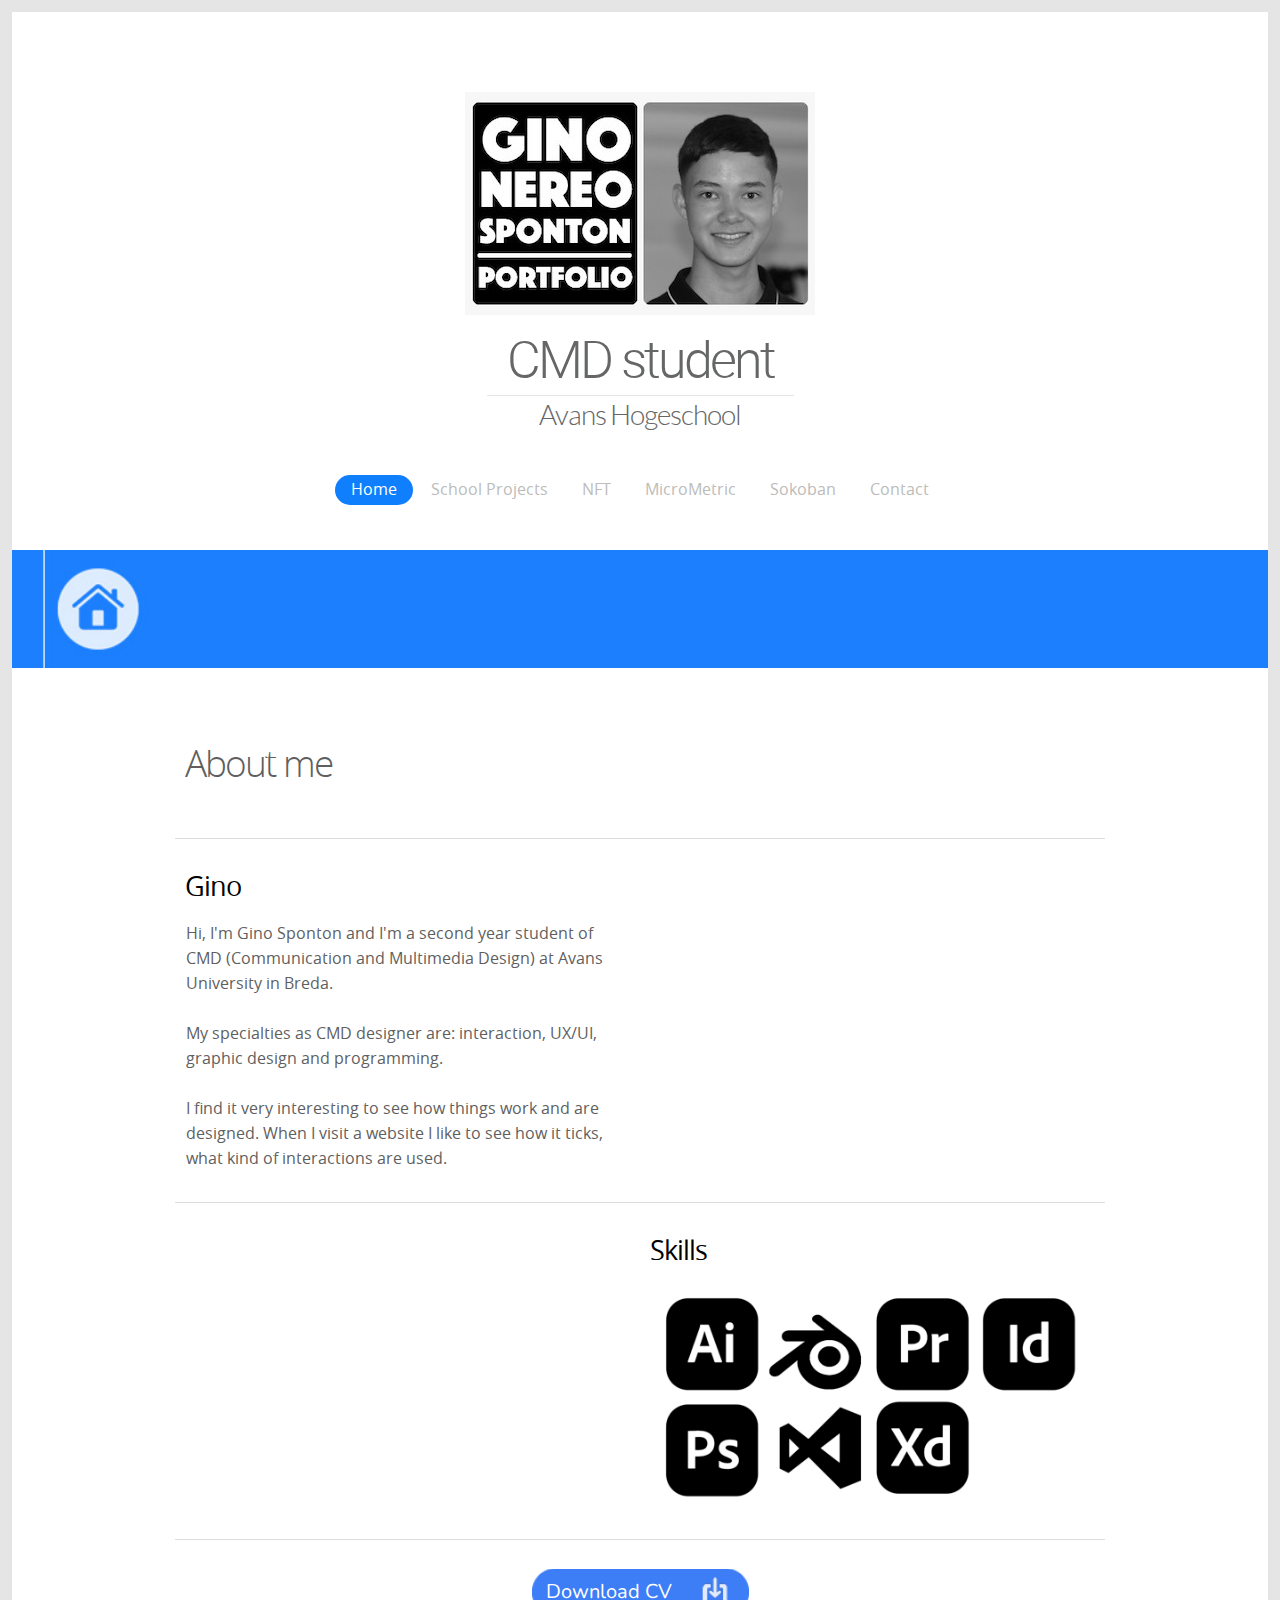
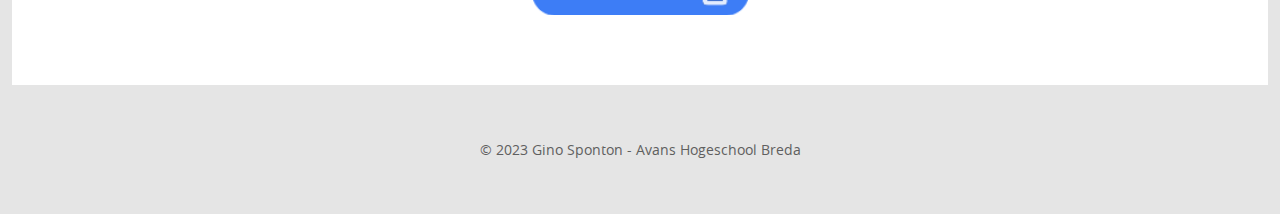
<file: index.html>
<!DOCTYPE html>

	<head>
		<meta charset="utf-8" />

		
<meta http-equiv="Content-Type" content="text/html; charset=utf-8" />
		<meta name="robots" content="index, follow" />
		<meta name="generator" content="RapidWeaver" />
		
	<meta name="twitter:card" content="summary">
	<meta name="twitter:title" content="Home | CMD student">
	<meta name="twitter:url" content="http://ginosponton.com/index.html">
	<meta property="og:type" content="website">
	<meta property="og:site_name" content="CMD student">
	<meta property="og:title" content="Home | CMD student">
	<meta property="og:url" content="http://ginosponton.com/index.html">
		

	  <meta name="viewport" content="width=device-width" />

	  <title>Home | CMD student</title>

		<!-- CSS reset -->
	  <link rel="stylesheet" type="text/css" media="all" href="rw_common/themes/Geometric/consolidated-0.css?rwcache=696776305" />
		

		<!-- CSS for the Foundation.js framework that handles the responsive layout for the theme -->
	  

		<!-- Targets specific 3rd-party addons to make sure they work in the responsive environment of this theme. -->
	  

	  <!-- Theme's main CSS file -->
	  

	  <!-- Loads Font Awesome v4.0.3 CSS from CDN -->
	  

		<!-- RapidWeaver Color Picker Stylesheet -->
		

	  <!-- Theme specific media queries -->
		


		<script>
			/* Handles styling for custom banners using RapidWeaver's Resources area. */
			var banner1 = "resources/banner1.jpg";
			var banner2 = "resources/banner2.jpg";
			var banner3 = "resources/banner3.jpg";
			var banner4 = "resources/banner4.jpg";
			var banner5 = "resources/banner5.jpg";
			var banner6 = "resources/banner6.jpg";
			var banner7 = "resources/banner7.jpg";
			var banner8 = "resources/banner8.jpg";
			var banner9 = "resources/banner9.jpg";
			var banner10 = "resources/banner10.jpg";
			var banner11 = "resources/banner11.jpg";
			var banner12 = "resources/banner12.jpg";
			var banner13 = "resources/banner13.jpg";
			var banner14 = "resources/banner14.jpg";
			var banner15 = "resources/banner15.jpg";
			var stk_banner_1 = "rw_common/themes/Geometric/images/banners/stock1.jpg";
			var stk_banner_2 = "rw_common/themes/Geometric/images/banners/stock2.jpg";
			var stk_banner_3 = "rw_common/themes/Geometric/images/banners/stock3.jpg";
			var stk_banner_4 = "rw_common/themes/Geometric/images/banners/stock4.jpg";
			var stk_banner_5 = "rw_common/themes/Geometric/images/banners/stock5.jpg";
			var stk_banner_6 = "rw_common/themes/Geometric/images/banners/stock6.jpg";
			var stk_banner_7 = "rw_common/themes/Geometric/images/banners/stock7.jpg";
			var stk_banner_8 = "rw_common/themes/Geometric/images/banners/stock8.jpg";
			var stk_banner_9 = "rw_common/themes/Geometric/images/banners/stock9.jpg";
			var stk_banner_10 = "rw_common/themes/Geometric/images/banners/stock10.jpg";
			var stk_banner_11 = "rw_common/themes/Geometric/images/banners/stock11.jpg";
			var stk_banner_12 = "rw_common/themes/Geometric/images/banners/stock12.jpg";
			var stk_banner_13 = "rw_common/themes/Geometric/images/banners/stock13.jpg";
			var stk_banner_14 = "rw_common/themes/Geometric/images/banners/stock14.jpg";
			var stk_banner_15 = "rw_common/themes/Geometric/images/banners/stock15.jpg";
			var stk_banner_16 = "rw_common/themes/Geometric/images/banners/stock16.jpg";
			var stk_banner_17 = "rw_common/themes/Geometric/images/banners/stock17.jpg";
			var stk_banner_18 = "rw_common/themes/Geometric/images/banners/stock18.jpg";
			var stk_banner_19 = "rw_common/themes/Geometric/images/banners/stock19.jpg";
			var stk_banner_20 = "rw_common/themes/Geometric/images/banners/stock20.jpg";
			var stk_banner_21 = "rw_common/themes/Geometric/images/banners/stock21.jpg";
			var stk_banner_22 = "rw_common/themes/Geometric/images/banners/stock22.jpg";
			var stk_banner_23 = "rw_common/themes/Geometric/images/banners/stock23.jpg";
			var stk_banner_24 = "rw_common/themes/Geometric/images/banners/stock24.jpg";
			var stk_banner_25 = "rw_common/themes/Geometric/images/banners/stock25.jpg";
		</script>

		<!-- RapidWeaver's Javascript File -->
	  <script src="rw_common/themes/Geometric/javascript.js?rwcache=696776305"></script>

		<!-- jQuery 1.8 is included in the theme internally -->
	  <script src="rw_common/themes/Geometric/js/jquery.min.js?rwcache=696776305"></script>

	  <!-- Elixir specific javascript, along with jQuery Easing and a few other elements -->
	  <script src="rw_common/themes/Geometric/js/elixir.js?rwcache=696776305"></script>

		<!-- Theme variations -->
		<script src="rw_common/themes/Geometric/js/banner/banner1.js?rwcache=696776305"></script>
		<script src="rw_common/themes/Geometric/js/navigation/nav_toggle_three_bars.js?rwcache=696776305"></script>
		<script src="rw_common/themes/Geometric/js/sidebar/sidebar_hidden.js?rwcache=696776305"></script>
		

		<!-- Plugins insert their additional code here -->
				<link rel='stylesheet' type='text/css' media='all' href='rw_common/plugins/stacks/stacks.css?rwcache=696776305' />
<link rel="stylesheet" type="text/css" media="all" href="rw_common/plugins/stacks/ionicons.min.css?rwcache=696776305" />		<link rel='stylesheet' type='text/css' media='all' href='files/stacks_page_page0.css?rwcache=696776305' />
        <script type='text/javascript' charset='utf-8' src='rw_common/plugins/stacks/jquery-2.2.4.min.js?rwcache=696776305'></script>
        
        <link rel="stylesheet" href="rw_common/plugins/stacks/font-awesome.min.css?rwcache=696776305">
        
		
		<script type='text/javascript' charset='utf-8' src='files/stacks_page_page0.js?rwcache=696776305'></script>
        <meta name="formatter" content="Stacks v4.3.0 (6300)" >
		<meta class="stacks 4 stack version" id="com.onelittledesigner.stacks.Press" name="Press" content="2.0.0">
		<meta class="stacks 4 stack version" id="ws.foundation.divider" name="Divider" content="6.11.3">
		


	  <!-- User defined custom javascript -->
		

	  <!-- User definied custom CSS -->
		


	</head>


	<body>

		<!-- Geometric v1.1.2 -->

		<div id="mobile_navigation_toggle">
			<i id="mobile_navigation_toggle_icon" class="fa"></i>
		</div>
		<nav id="mobile_navigation">
			<ul><li><a href="./" rel="" class="current">Home</a></li><li><a href="schoolprojects/" rel="" class="parent">School Projects</a></li><li><a href="nft/" rel="">NFT</a></li><li><a href="micrometric/" rel="">MicroMetric</a></li><li><a href="sokoban/" rel="">Sokoban</a></li><li><a href="contact/" rel="">Contact</a></li></ul>
		</nav>

		<div id="site_wrapper">
			<!-- Header Section -->
			<header id="header" class="wrapper row site_width">
				<div class="large-12 columns">

					<!-- Site Logo -->
					<div id="logo"><img src="rw_common/images/d53f834b-d120-4dc6-98f6-25bfef8d9e34-1.jpg" width="350" height="223" alt="CMD student"/></div>

					<!-- Site Title & Slogan -->
					<h1 id="site_title">CMD student</h1>
					<h2 id="site_slogan">Avans Hogeschool</h2>


					<!-- Main Navigation -->
					<nav id="main_navigation">
						<ul><li><a href="./" rel="" class="current">Home</a></li><li><a href="schoolprojects/" rel="" class="parent">School Projects</a></li><li><a href="nft/" rel="">NFT</a></li><li><a href="micrometric/" rel="">MicroMetric</a></li><li><a href="sokoban/" rel="">Sokoban</a></li><li><a href="contact/" rel="">Contact</a></li></ul>
					</nav>

					<!-- Main Navigation Children -->
					<nav id="secondary_navigation">
						<ul><li><a href="./" rel="" class="current">Home</a></li><li><a href="schoolprojects/" rel="" class="parent">School Projects</a></li><li><a href="nft/" rel="">NFT</a></li><li><a href="micrometric/" rel="">MicroMetric</a></li><li><a href="sokoban/" rel="">Sokoban</a></li><li><a href="contact/" rel="">Contact</a></li></ul>
					</nav>

				</div>
			</header>

			<!-- Divider with Page Icon -->
			<div id="divider_icon"></div>

			<!-- Banner -->
			<div id="banner">
				<img class="banner_image" src="" alt="banner image" />
			</div>

			<div class="clearer"></div>

			<!-- ExtraContent Area 1 -->
			<div id="extraContent1">
				<div id="extrContent1_row" class="row site_width">
					<div id="extrContent1_columns" class="large-12 columns">
						<div id="extraContainer1"></div>
					</div>
				</div>
			</div>

			<div class="clearer"></div>

			<!-- ExtraContent Area 2 -->
			<div id="extraContent2">
				<div id="extrContent2_row" class="row site_width">
					<div id="extrContent2_columns" class="large-12 columns">
						<div id="extraContainer2"></div>
					</div>
				</div>
			</div>

			<div class="clearer"></div>

			<!-- Main Content area and Sidebar -->
			<div id="content_wrapper">
				<div class="row site_width">

					<!-- Main Content -->
					<div id="content" class="large-8 columns">
<div id='stacks_out_1' class='stacks_top'><div id='stacks_in_1' class=''><div id='stacks_out_78' class='stacks_out'><div id='stacks_in_78' class='stacks_in stack_stack'><div id='stacks_out_5' class='stacks_out'><div id='stacks_in_5' class='stacks_in com_yourhead_stack_header_stack'><h2>About me</h2></div></div></div></div><hr class=""/> 
<div id='stacks_out_72' class='stacks_out'><div id='stacks_in_72' class='stacks_in com_yourhead_stacks_two_columns_stack'><div class='s3_row'>
	<div class='s3_column s3_column_left'><div id='stacks_out_80' class='stacks_out'><div id='stacks_in_80' class='stacks_in com_yourhead_stack_header_stack'><h3>Gino</h3></div></div><div id='stacks_out_58' class='stacks_out'><div id='stacks_in_58' class='stacks_in text_stack'>Hi, I'm Gino Sponton and I'm a second year student of CMD (Communication and Multimedia Design) at Avans University in Breda.<br /><br />My specialties as CMD designer are: interaction, UX/UI, graphic design and programming.  <br /><br />I find it very interesting to see how things work and are designed. When I visit a website I like to see how it ticks, what kind of interactions are used.</div></div></div>
	<div class='s3_column s3_column_right'><div class='slice empty out'><div class='slice empty in'></div></div></div>
</div></div></div><hr class=""/> 
<div id='stacks_out_93' class='stacks_out'><div id='stacks_in_93' class='stacks_in com_yourhead_stacks_two_columns_stack'><div class='s3_row'>
	<div class='s3_column s3_column_left'><div class='slice empty out'><div class='slice empty in'></div></div></div>
	<div class='s3_column s3_column_right'><div id='stacks_out_94' class='stacks_out'><div id='stacks_in_94' class='stacks_in com_yourhead_stack_header_stack'><h3>Skills</h3></div></div><div id='stacks_out_97' class='stacks_out'><div id='stacks_in_97' class='stacks_in image_stack'>
<div class='centered_image' >
    <img class='imageStyle' src='files/stacks-image-356bb62-500x254.png' alt='Stacks Image 98' />
</div>

</div></div></div>
</div></div></div><hr class=""/> 


<div id="press_alignment_stacks_in_89" class=" press-center ">

  <a id="stacks_in_89" class="press_stacks_in_89 press " href="resources/CV-Gino-2023.pdf" rel="" target="_blank">
		
		
		<span class="press-text">
			Download CV
		</span>
		
</a>

</div>


<link rel="stylesheet" href="https://fonts.googleapis.com/icon?family=Material+Icons">















</div></div>
</div>

					<!-- Sidebar -->
					<aside id="sidebar" class="large-4 columns">
						<h4></h4>
						
						<div id="archives">
							
						</div>
					</aside>

				</div>

				<div class="clearer"></div>

			</div>

			<!-- ExtraContent Area 3 -->
			<div id="extraContent3">
				<div id="extrContent3_row" class="row site_width">
					<div id="extrContent3_columns" class="large-12 columns">
						<div id="extraContainer3"></div>
					</div>
				</div>
			</div>

			<div class="clearer"></div>

			<!-- ExtraContent Area 4 & Footer-->
			<footer>
				<div id="extraContent4">
					<div class="row site_width">
						<div class="large-12 columns">
							<div id="extraContainer4"></div>
						</div>
					</div>
				</div>

				<div id="inner_footer">
					<div id="breadcrumb"></div>

					<!-- Social Badges -->
					<div id="social_badges"></div>

					<!-- RapidWeaver Footer info -->
					<div id="copyright">&copy; 2023 Gino Sponton - Avans Hogeschool Breda</div>
				</div>

			</footer>

		<!-- Scroll to Top button -->
		<div id="to_the_top">
			<i class="fa fa-angle-up"></i>
		</div>


		</div>  <!-- #site_wrapper -->

		<script>
			$elixir(window).load(function() {

			  if(!(/Android|iPhone|iPad|iPod|BlackBerry|Windows Phone/i).test(navigator.userAgent || navigator.vendor || window.opera)){
			      skrollr.init({
			          forceHeight: false
			      });
			  }

			});
		</script>

	</body>

</html lang="en">
</file>
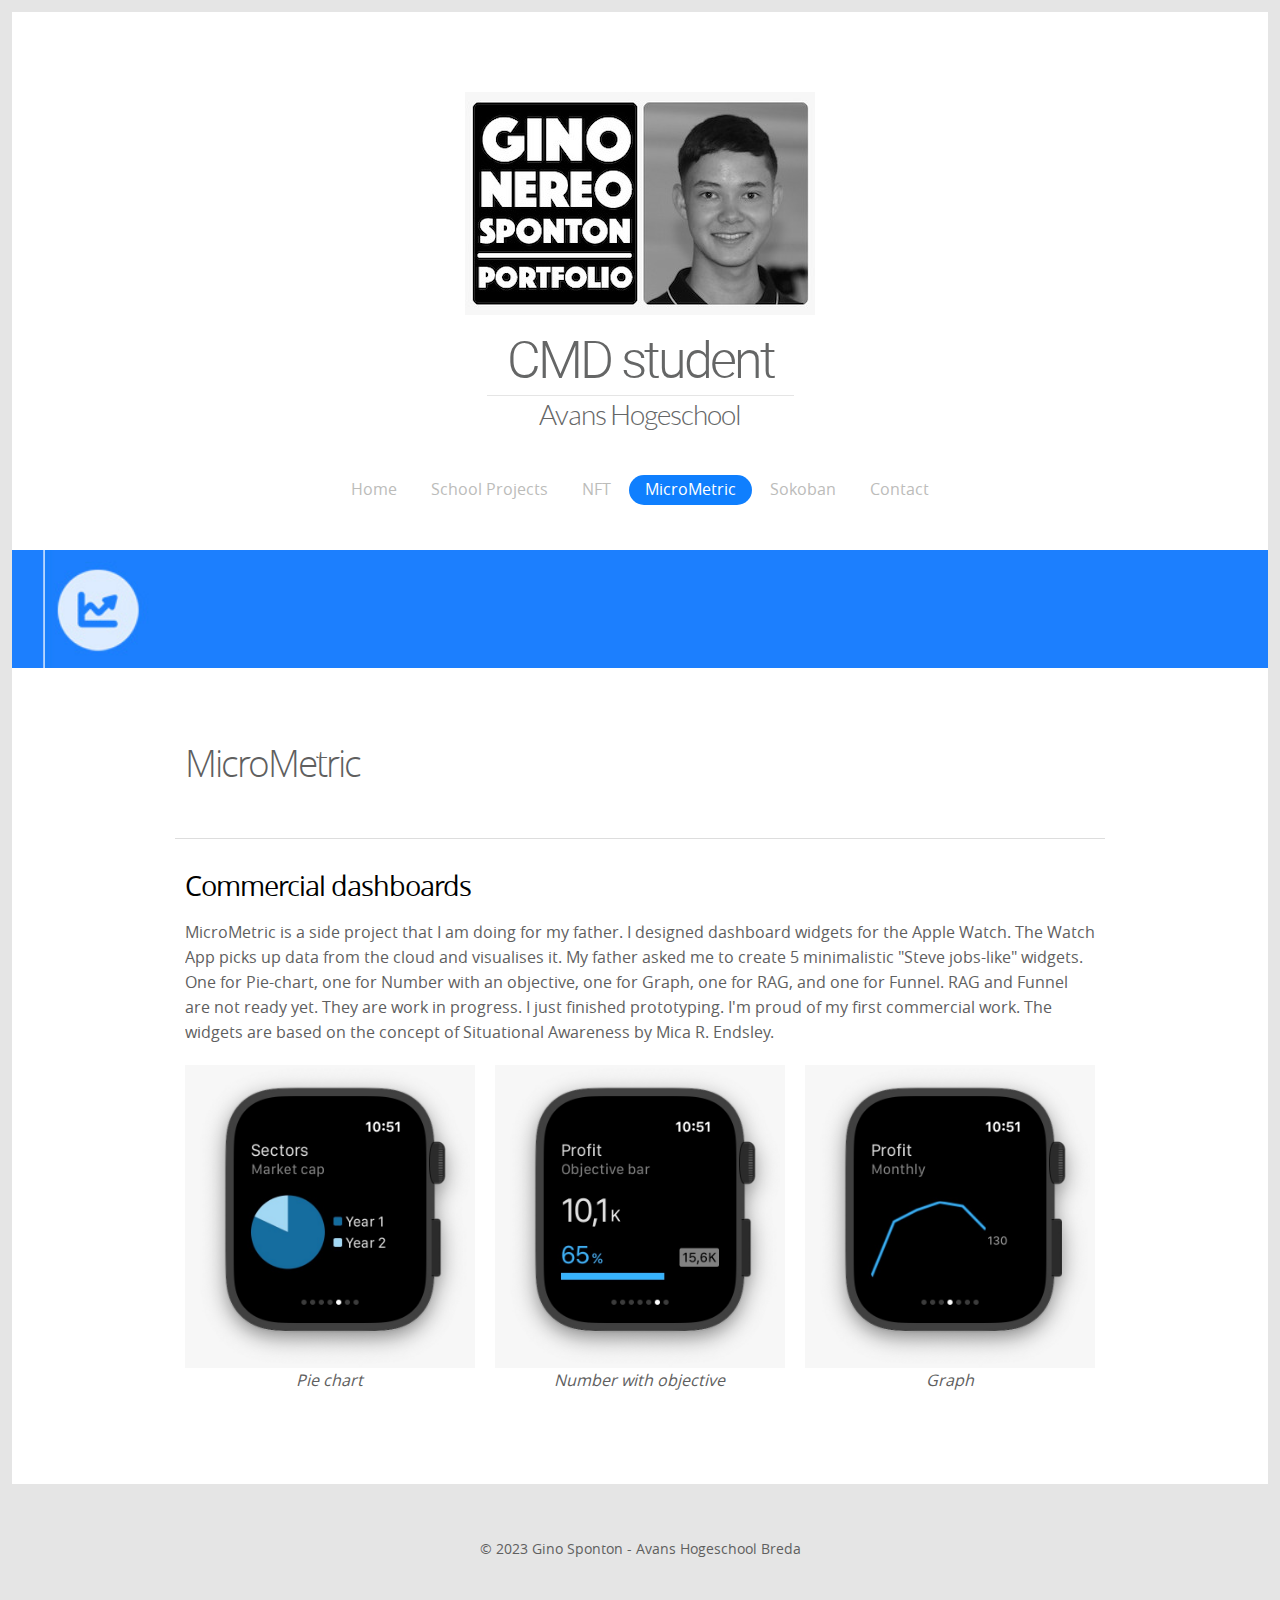
<file: micrometric/index.html>
<!DOCTYPE html>

	<head>
		<meta charset="utf-8" />

		
<meta http-equiv="Content-Type" content="text/html; charset=utf-8" />
		<meta name="robots" content="index, follow" />
		<meta name="generator" content="RapidWeaver" />
		
	<meta name="twitter:card" content="summary">
	<meta name="twitter:title" content="MicroMetric | CMD student">
	<meta name="twitter:url" content="http://ginosponton.com/micrometric/index.html">
	<meta property="og:type" content="website">
	<meta property="og:site_name" content="CMD student">
	<meta property="og:title" content="MicroMetric | CMD student">
	<meta property="og:url" content="http://ginosponton.com/micrometric/index.html">
		

	  <meta name="viewport" content="width=device-width" />

	  <title>MicroMetric | CMD student</title>

		<!-- CSS reset -->
	  <link rel="stylesheet" type="text/css" media="all" href="../rw_common/themes/Geometric/consolidated-8.css?rwcache=696776305" />
		

		<!-- CSS for the Foundation.js framework that handles the responsive layout for the theme -->
	  

		<!-- Targets specific 3rd-party addons to make sure they work in the responsive environment of this theme. -->
	  

	  <!-- Theme's main CSS file -->
	  

	  <!-- Loads Font Awesome v4.0.3 CSS from CDN -->
	  

		<!-- RapidWeaver Color Picker Stylesheet -->
		

	  <!-- Theme specific media queries -->
		


		<script>
			/* Handles styling for custom banners using RapidWeaver's Resources area. */
			var banner1 = "../resources/banner1.jpg";
			var banner2 = "../resources/banner2.jpg";
			var banner3 = "../resources/banner3.jpg";
			var banner4 = "../resources/banner4.jpg";
			var banner5 = "../resources/banner5.jpg";
			var banner6 = "../resources/banner6.jpg";
			var banner7 = "../resources/banner7.jpg";
			var banner8 = "../resources/banner8.jpg";
			var banner9 = "../resources/banner9.jpg";
			var banner10 = "../resources/banner10.jpg";
			var banner11 = "../resources/banner11.jpg";
			var banner12 = "../resources/banner12.jpg";
			var banner13 = "../resources/banner13.jpg";
			var banner14 = "../resources/banner14.jpg";
			var banner15 = "../resources/banner15.jpg";
			var stk_banner_1 = "../rw_common/themes/Geometric/images/banners/stock1.jpg";
			var stk_banner_2 = "../rw_common/themes/Geometric/images/banners/stock2.jpg";
			var stk_banner_3 = "../rw_common/themes/Geometric/images/banners/stock3.jpg";
			var stk_banner_4 = "../rw_common/themes/Geometric/images/banners/stock4.jpg";
			var stk_banner_5 = "../rw_common/themes/Geometric/images/banners/stock5.jpg";
			var stk_banner_6 = "../rw_common/themes/Geometric/images/banners/stock6.jpg";
			var stk_banner_7 = "../rw_common/themes/Geometric/images/banners/stock7.jpg";
			var stk_banner_8 = "../rw_common/themes/Geometric/images/banners/stock8.jpg";
			var stk_banner_9 = "../rw_common/themes/Geometric/images/banners/stock9.jpg";
			var stk_banner_10 = "../rw_common/themes/Geometric/images/banners/stock10.jpg";
			var stk_banner_11 = "../rw_common/themes/Geometric/images/banners/stock11.jpg";
			var stk_banner_12 = "../rw_common/themes/Geometric/images/banners/stock12.jpg";
			var stk_banner_13 = "../rw_common/themes/Geometric/images/banners/stock13.jpg";
			var stk_banner_14 = "../rw_common/themes/Geometric/images/banners/stock14.jpg";
			var stk_banner_15 = "../rw_common/themes/Geometric/images/banners/stock15.jpg";
			var stk_banner_16 = "../rw_common/themes/Geometric/images/banners/stock16.jpg";
			var stk_banner_17 = "../rw_common/themes/Geometric/images/banners/stock17.jpg";
			var stk_banner_18 = "../rw_common/themes/Geometric/images/banners/stock18.jpg";
			var stk_banner_19 = "../rw_common/themes/Geometric/images/banners/stock19.jpg";
			var stk_banner_20 = "../rw_common/themes/Geometric/images/banners/stock20.jpg";
			var stk_banner_21 = "../rw_common/themes/Geometric/images/banners/stock21.jpg";
			var stk_banner_22 = "../rw_common/themes/Geometric/images/banners/stock22.jpg";
			var stk_banner_23 = "../rw_common/themes/Geometric/images/banners/stock23.jpg";
			var stk_banner_24 = "../rw_common/themes/Geometric/images/banners/stock24.jpg";
			var stk_banner_25 = "../rw_common/themes/Geometric/images/banners/stock25.jpg";
		</script>

		<!-- RapidWeaver's Javascript File -->
	  <script src="../rw_common/themes/Geometric/javascript.js?rwcache=696776305"></script>

		<!-- jQuery 1.8 is included in the theme internally -->
	  <script src="../rw_common/themes/Geometric/js/jquery.min.js?rwcache=696776305"></script>

	  <!-- Elixir specific javascript, along with jQuery Easing and a few other elements -->
	  <script src="../rw_common/themes/Geometric/js/elixir.js?rwcache=696776305"></script>

		<!-- Theme variations -->
		<script src="../rw_common/themes/Geometric/js/banner/banner4.js?rwcache=696776305"></script>
		<script src="../rw_common/themes/Geometric/js/navigation/nav_toggle_three_bars.js?rwcache=696776305"></script>
		<script src="../rw_common/themes/Geometric/js/sidebar/sidebar_hidden.js?rwcache=696776305"></script>
		

		<!-- Plugins insert their additional code here -->
				<link rel='stylesheet' type='text/css' media='all' href='../rw_common/plugins/stacks/stacks.css?rwcache=696776305' />
		<link rel='stylesheet' type='text/css' media='all' href='files/stacks_page_page8.css?rwcache=696776305' />
        
        
        
        
		
        <meta name="formatter" content="Stacks v4.3.0 (6300)" >
		<meta class="stacks 4 stack version" id="ws.foundation.divider" name="Divider" content="6.11.3">
		


	  <!-- User defined custom javascript -->
		

	  <!-- User definied custom CSS -->
		


	</head>


	<body>

		<!-- Geometric v1.1.2 -->

		<div id="mobile_navigation_toggle">
			<i id="mobile_navigation_toggle_icon" class="fa"></i>
		</div>
		<nav id="mobile_navigation">
			<ul><li><a href="../" rel="">Home</a></li><li><a href="../schoolprojects/" rel="" class="parent">School Projects</a></li><li><a href="../nft/" rel="">NFT</a></li><li><a href="./" rel="" class="current">MicroMetric</a></li><li><a href="../sokoban/" rel="">Sokoban</a></li><li><a href="../contact/" rel="">Contact</a></li></ul>
		</nav>

		<div id="site_wrapper">
			<!-- Header Section -->
			<header id="header" class="wrapper row site_width">
				<div class="large-12 columns">

					<!-- Site Logo -->
					<div id="logo"><img src="../rw_common/images/d53f834b-d120-4dc6-98f6-25bfef8d9e34-1.jpg" width="350" height="223" alt="CMD student"/></div>

					<!-- Site Title & Slogan -->
					<h1 id="site_title">CMD student</h1>
					<h2 id="site_slogan">Avans Hogeschool</h2>


					<!-- Main Navigation -->
					<nav id="main_navigation">
						<ul><li><a href="../" rel="">Home</a></li><li><a href="../schoolprojects/" rel="" class="parent">School Projects</a></li><li><a href="../nft/" rel="">NFT</a></li><li><a href="./" rel="" class="current">MicroMetric</a></li><li><a href="../sokoban/" rel="">Sokoban</a></li><li><a href="../contact/" rel="">Contact</a></li></ul>
					</nav>

					<!-- Main Navigation Children -->
					<nav id="secondary_navigation">
						<ul><li><a href="../" rel="">Home</a></li><li><a href="../schoolprojects/" rel="" class="parent">School Projects</a></li><li><a href="../nft/" rel="">NFT</a></li><li><a href="./" rel="" class="current">MicroMetric</a></li><li><a href="../sokoban/" rel="">Sokoban</a></li><li><a href="../contact/" rel="">Contact</a></li></ul>
					</nav>

				</div>
			</header>

			<!-- Divider with Page Icon -->
			<div id="divider_icon"></div>

			<!-- Banner -->
			<div id="banner">
				<img class="banner_image" src="" alt="banner image" />
			</div>

			<div class="clearer"></div>

			<!-- ExtraContent Area 1 -->
			<div id="extraContent1">
				<div id="extrContent1_row" class="row site_width">
					<div id="extrContent1_columns" class="large-12 columns">
						<div id="extraContainer1"></div>
					</div>
				</div>
			</div>

			<div class="clearer"></div>

			<!-- ExtraContent Area 2 -->
			<div id="extraContent2">
				<div id="extrContent2_row" class="row site_width">
					<div id="extrContent2_columns" class="large-12 columns">
						<div id="extraContainer2"></div>
					</div>
				</div>
			</div>

			<div class="clearer"></div>

			<!-- Main Content area and Sidebar -->
			<div id="content_wrapper">
				<div class="row site_width">

					<!-- Main Content -->
					<div id="content" class="large-8 columns">
<div id='stacks_out_1' class='stacks_top'><div id='stacks_in_1' class=''><div id='stacks_out_104' class='stacks_out'><div id='stacks_in_104' class='stacks_in stack_stack'><div id='stacks_out_5' class='stacks_out'><div id='stacks_in_5' class='stacks_in com_yourhead_stack_header_stack'><h2>MicroMetric</h2></div></div></div></div><hr class=""/> 
<div id='stacks_out_83' class='stacks_out'><div id='stacks_in_83' class='stacks_in stack_stack'><div id='stacks_out_106' class='stacks_out'><div id='stacks_in_106' class='stacks_in com_yourhead_stack_header_stack'><h3>Commercial dashboards</h3></div></div><div id='stacks_out_84' class='stacks_out'><div id='stacks_in_84' class='stacks_in text_stack'>MicroMetric is a side project that I am doing for my father. I designed dashboard widgets for the Apple Watch. The Watch App picks up data from the cloud and visualises it. My father asked me to create 5 minimalistic "Steve jobs-like" widgets. One for Pie-chart, one for Number with an objective, one for Graph, one for RAG, and one for Funnel. RAG and Funnel are not ready yet. They are work in progress. I just finished prototyping. I'm proud of my first commercial work. The widgets are based on the concept of Situational Awareness by Mica R. Endsley.</div></div></div></div><div id='stacks_out_66' class='stacks_out'><div id='stacks_in_66' class='stacks_in com_yourhead_stacks_three_columns_stack'><div class='s3_row'>
	<div class='s3_column s3_column_left'><div id='stacks_out_72' class='stacks_out'><div id='stacks_in_72' class='stacks_in image_stack'>
<div class='centered_image' >
    <img class='imageStyle' src='files/stacks-image-fd384d4.jpg' alt='Stacks Image 73' />
</div>

</div></div><div id='stacks_out_98' class='stacks_out'><div id='stacks_in_98' class='stacks_in text_stack'><p style="text-align:center;"><em>Pie chart</em></p></div></div></div>
	<div class='s3_column s3_column_center'><div id='stacks_out_74' class='stacks_out'><div id='stacks_in_74' class='stacks_in image_stack'>
<div class='centered_image' >
    <img class='imageStyle' src='files/stacks-image-d32e854.jpg' alt='Stacks Image 75' />
</div>

</div></div><div id='stacks_out_100' class='stacks_out'><div id='stacks_in_100' class='stacks_in text_stack'><p style="text-align:center;"><em>Number with objective</em></p></div></div></div>
	<div class='s3_column s3_column_right'><div id='stacks_out_76' class='stacks_out'><div id='stacks_in_76' class='stacks_in image_stack'>
<div class='centered_image' >
    <img class='imageStyle' src='files/stacks-image-84f797d.jpg' alt='Stacks Image 77' />
</div>

</div></div><div id='stacks_out_102' class='stacks_out'><div id='stacks_in_102' class='stacks_in text_stack'><p style="text-align:center;"><em>Graph</em></p></div></div></div>
</div></div></div></div></div>
</div>

					<!-- Sidebar -->
					<aside id="sidebar" class="large-4 columns">
						<h4></h4>
						
						<div id="archives">
							
						</div>
					</aside>

				</div>

				<div class="clearer"></div>

			</div>

			<!-- ExtraContent Area 3 -->
			<div id="extraContent3">
				<div id="extrContent3_row" class="row site_width">
					<div id="extrContent3_columns" class="large-12 columns">
						<div id="extraContainer3"></div>
					</div>
				</div>
			</div>

			<div class="clearer"></div>

			<!-- ExtraContent Area 4 & Footer-->
			<footer>
				<div id="extraContent4">
					<div class="row site_width">
						<div class="large-12 columns">
							<div id="extraContainer4"></div>
						</div>
					</div>
				</div>

				<div id="inner_footer">
					<div id="breadcrumb"></div>

					<!-- Social Badges -->
					<div id="social_badges"></div>

					<!-- RapidWeaver Footer info -->
					<div id="copyright">&copy; 2023 Gino Sponton - Avans Hogeschool Breda</div>
				</div>

			</footer>

		<!-- Scroll to Top button -->
		<div id="to_the_top">
			<i class="fa fa-angle-up"></i>
		</div>


		</div>  <!-- #site_wrapper -->

		<script>
			$elixir(window).load(function() {

			  if(!(/Android|iPhone|iPad|iPod|BlackBerry|Windows Phone/i).test(navigator.userAgent || navigator.vendor || window.opera)){
			      skrollr.init({
			          forceHeight: false
			      });
			  }

			});
		</script>

	</body>

</html lang="en">
</file>
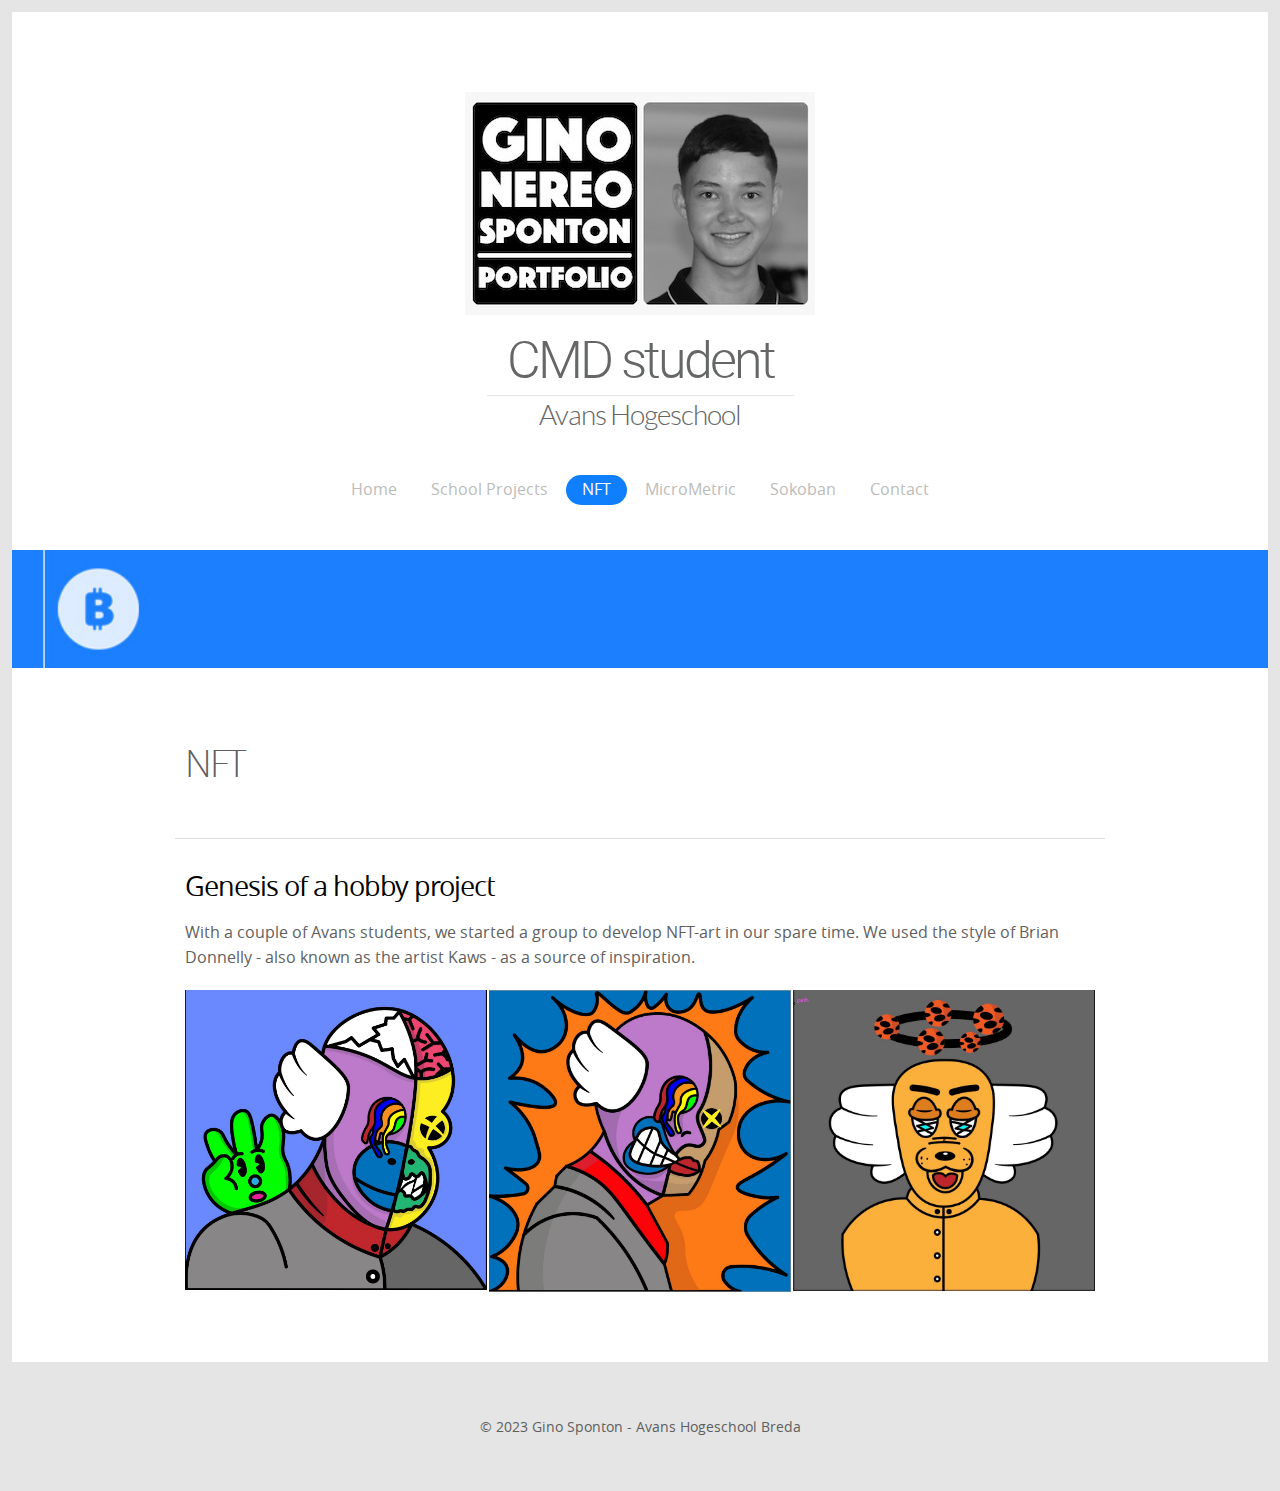
<file: nft/index.html>
<!DOCTYPE html>

	<head>
		<meta charset="utf-8" />

		
<meta http-equiv="Content-Type" content="text/html; charset=utf-8" />
		<meta name="robots" content="index, follow" />
		<meta name="generator" content="RapidWeaver" />
		
	<meta name="twitter:card" content="summary">
	<meta name="twitter:title" content="NFT | CMD student">
	<meta name="twitter:url" content="http://ginosponton.com/nft/index.html">
	<meta property="og:type" content="website">
	<meta property="og:site_name" content="CMD student">
	<meta property="og:title" content="NFT | CMD student">
	<meta property="og:url" content="http://ginosponton.com/nft/index.html">
		

	  <meta name="viewport" content="width=device-width" />

	  <title>NFT | CMD student</title>

		<!-- CSS reset -->
	  <link rel="stylesheet" type="text/css" media="all" href="../rw_common/themes/Geometric/consolidated-9.css?rwcache=696776305" />
		

		<!-- CSS for the Foundation.js framework that handles the responsive layout for the theme -->
	  

		<!-- Targets specific 3rd-party addons to make sure they work in the responsive environment of this theme. -->
	  

	  <!-- Theme's main CSS file -->
	  

	  <!-- Loads Font Awesome v4.0.3 CSS from CDN -->
	  

		<!-- RapidWeaver Color Picker Stylesheet -->
		

	  <!-- Theme specific media queries -->
		


		<script>
			/* Handles styling for custom banners using RapidWeaver's Resources area. */
			var banner1 = "../resources/banner1.jpg";
			var banner2 = "../resources/banner2.jpg";
			var banner3 = "../resources/banner3.jpg";
			var banner4 = "../resources/banner4.jpg";
			var banner5 = "../resources/banner5.jpg";
			var banner6 = "../resources/banner6.jpg";
			var banner7 = "../resources/banner7.jpg";
			var banner8 = "../resources/banner8.jpg";
			var banner9 = "../resources/banner9.jpg";
			var banner10 = "../resources/banner10.jpg";
			var banner11 = "../resources/banner11.jpg";
			var banner12 = "../resources/banner12.jpg";
			var banner13 = "../resources/banner13.jpg";
			var banner14 = "../resources/banner14.jpg";
			var banner15 = "../resources/banner15.jpg";
			var stk_banner_1 = "../rw_common/themes/Geometric/images/banners/stock1.jpg";
			var stk_banner_2 = "../rw_common/themes/Geometric/images/banners/stock2.jpg";
			var stk_banner_3 = "../rw_common/themes/Geometric/images/banners/stock3.jpg";
			var stk_banner_4 = "../rw_common/themes/Geometric/images/banners/stock4.jpg";
			var stk_banner_5 = "../rw_common/themes/Geometric/images/banners/stock5.jpg";
			var stk_banner_6 = "../rw_common/themes/Geometric/images/banners/stock6.jpg";
			var stk_banner_7 = "../rw_common/themes/Geometric/images/banners/stock7.jpg";
			var stk_banner_8 = "../rw_common/themes/Geometric/images/banners/stock8.jpg";
			var stk_banner_9 = "../rw_common/themes/Geometric/images/banners/stock9.jpg";
			var stk_banner_10 = "../rw_common/themes/Geometric/images/banners/stock10.jpg";
			var stk_banner_11 = "../rw_common/themes/Geometric/images/banners/stock11.jpg";
			var stk_banner_12 = "../rw_common/themes/Geometric/images/banners/stock12.jpg";
			var stk_banner_13 = "../rw_common/themes/Geometric/images/banners/stock13.jpg";
			var stk_banner_14 = "../rw_common/themes/Geometric/images/banners/stock14.jpg";
			var stk_banner_15 = "../rw_common/themes/Geometric/images/banners/stock15.jpg";
			var stk_banner_16 = "../rw_common/themes/Geometric/images/banners/stock16.jpg";
			var stk_banner_17 = "../rw_common/themes/Geometric/images/banners/stock17.jpg";
			var stk_banner_18 = "../rw_common/themes/Geometric/images/banners/stock18.jpg";
			var stk_banner_19 = "../rw_common/themes/Geometric/images/banners/stock19.jpg";
			var stk_banner_20 = "../rw_common/themes/Geometric/images/banners/stock20.jpg";
			var stk_banner_21 = "../rw_common/themes/Geometric/images/banners/stock21.jpg";
			var stk_banner_22 = "../rw_common/themes/Geometric/images/banners/stock22.jpg";
			var stk_banner_23 = "../rw_common/themes/Geometric/images/banners/stock23.jpg";
			var stk_banner_24 = "../rw_common/themes/Geometric/images/banners/stock24.jpg";
			var stk_banner_25 = "../rw_common/themes/Geometric/images/banners/stock25.jpg";
		</script>

		<!-- RapidWeaver's Javascript File -->
	  <script src="../rw_common/themes/Geometric/javascript.js?rwcache=696776305"></script>

		<!-- jQuery 1.8 is included in the theme internally -->
	  <script src="../rw_common/themes/Geometric/js/jquery.min.js?rwcache=696776305"></script>

	  <!-- Elixir specific javascript, along with jQuery Easing and a few other elements -->
	  <script src="../rw_common/themes/Geometric/js/elixir.js?rwcache=696776305"></script>

		<!-- Theme variations -->
		<script src="../rw_common/themes/Geometric/js/banner/banner3.js?rwcache=696776305"></script>
		<script src="../rw_common/themes/Geometric/js/navigation/nav_toggle_three_bars.js?rwcache=696776305"></script>
		<script src="../rw_common/themes/Geometric/js/sidebar/sidebar_hidden.js?rwcache=696776305"></script>
		

		<!-- Plugins insert their additional code here -->
				<link rel='stylesheet' type='text/css' media='all' href='../rw_common/plugins/stacks/stacks.css?rwcache=696776305' />
		<link rel='stylesheet' type='text/css' media='all' href='files/stacks_page_page9.css?rwcache=696776305' />
        
        
        
        
		
        <meta name="formatter" content="Stacks v4.3.0 (6300)" >
		<meta class="stacks 4 stack version" id="ws.foundation.divider" name="Divider" content="6.11.3">
		


	  <!-- User defined custom javascript -->
		

	  <!-- User definied custom CSS -->
		


	</head>


	<body>

		<!-- Geometric v1.1.2 -->

		<div id="mobile_navigation_toggle">
			<i id="mobile_navigation_toggle_icon" class="fa"></i>
		</div>
		<nav id="mobile_navigation">
			<ul><li><a href="../" rel="">Home</a></li><li><a href="../schoolprojects/" rel="" class="parent">School Projects</a></li><li><a href="./" rel="" class="current">NFT</a></li><li><a href="../micrometric/" rel="">MicroMetric</a></li><li><a href="../sokoban/" rel="">Sokoban</a></li><li><a href="../contact/" rel="">Contact</a></li></ul>
		</nav>

		<div id="site_wrapper">
			<!-- Header Section -->
			<header id="header" class="wrapper row site_width">
				<div class="large-12 columns">

					<!-- Site Logo -->
					<div id="logo"><img src="../rw_common/images/d53f834b-d120-4dc6-98f6-25bfef8d9e34-1.jpg" width="350" height="223" alt="CMD student"/></div>

					<!-- Site Title & Slogan -->
					<h1 id="site_title">CMD student</h1>
					<h2 id="site_slogan">Avans Hogeschool</h2>


					<!-- Main Navigation -->
					<nav id="main_navigation">
						<ul><li><a href="../" rel="">Home</a></li><li><a href="../schoolprojects/" rel="" class="parent">School Projects</a></li><li><a href="./" rel="" class="current">NFT</a></li><li><a href="../micrometric/" rel="">MicroMetric</a></li><li><a href="../sokoban/" rel="">Sokoban</a></li><li><a href="../contact/" rel="">Contact</a></li></ul>
					</nav>

					<!-- Main Navigation Children -->
					<nav id="secondary_navigation">
						<ul><li><a href="../" rel="">Home</a></li><li><a href="../schoolprojects/" rel="" class="parent">School Projects</a></li><li><a href="./" rel="" class="current">NFT</a></li><li><a href="../micrometric/" rel="">MicroMetric</a></li><li><a href="../sokoban/" rel="">Sokoban</a></li><li><a href="../contact/" rel="">Contact</a></li></ul>
					</nav>

				</div>
			</header>

			<!-- Divider with Page Icon -->
			<div id="divider_icon"></div>

			<!-- Banner -->
			<div id="banner">
				<img class="banner_image" src="" alt="banner image" />
			</div>

			<div class="clearer"></div>

			<!-- ExtraContent Area 1 -->
			<div id="extraContent1">
				<div id="extrContent1_row" class="row site_width">
					<div id="extrContent1_columns" class="large-12 columns">
						<div id="extraContainer1"></div>
					</div>
				</div>
			</div>

			<div class="clearer"></div>

			<!-- ExtraContent Area 2 -->
			<div id="extraContent2">
				<div id="extrContent2_row" class="row site_width">
					<div id="extrContent2_columns" class="large-12 columns">
						<div id="extraContainer2"></div>
					</div>
				</div>
			</div>

			<div class="clearer"></div>

			<!-- Main Content area and Sidebar -->
			<div id="content_wrapper">
				<div class="row site_width">

					<!-- Main Content -->
					<div id="content" class="large-8 columns">
<div id='stacks_out_1' class='stacks_top'><div id='stacks_in_1' class=''><div id='stacks_out_104' class='stacks_out'><div id='stacks_in_104' class='stacks_in stack_stack'><div id='stacks_out_5' class='stacks_out'><div id='stacks_in_5' class='stacks_in com_yourhead_stack_header_stack'><h2>NFT</h2></div></div></div></div><hr class=""/> 
<div id='stacks_out_94' class='stacks_out'><div id='stacks_in_94' class='stacks_in stack_stack'><div id='stacks_out_106' class='stacks_out'><div id='stacks_in_106' class='stacks_in com_yourhead_stack_header_stack'><h3>Genesis of a hobby project</h3></div></div><div id='stacks_out_96' class='stacks_out'><div id='stacks_in_96' class='stacks_in text_stack'>With a couple of Avans students, we started a group to develop NFT-art in our spare time. We used the style of Brian Donnelly - also known as the artist Kaws - as a source of inspiration.</div></div></div></div><div id='stacks_out_98' class='stacks_out'><div id='stacks_in_98' class='stacks_in com_yourhead_stacks_three_columns_stack'><div class='s3_row'>
	<div class='s3_column s3_column_left'><div id='stacks_out_53' class='stacks_out'><div id='stacks_in_53' class='stacks_in image_stack'>
<div class='centered_image' >
    <img class='imageStyle' src='files/stacks-image-9bd430f.jpg' alt='Stacks Image 54' />
</div>

</div></div></div>
	<div class='s3_column s3_column_center'><div id='stacks_out_55' class='stacks_out'><div id='stacks_in_55' class='stacks_in image_stack'>
<div class='centered_image' >
    <img class='imageStyle' src='files/stacks-image-c8cae8c.jpg' alt='Stacks Image 56' />
</div>

</div></div></div>
	<div class='s3_column s3_column_right'><div id='stacks_out_102' class='stacks_out'><div id='stacks_in_102' class='stacks_in image_stack'>
<div class='centered_image' >
    <img class='imageStyle' src='files/stacks-image-15ce099.jpg' alt='Stacks Image 103' />
</div>

</div></div></div>
</div></div></div></div></div>
</div>

					<!-- Sidebar -->
					<aside id="sidebar" class="large-4 columns">
						<h4></h4>
						
						<div id="archives">
							
						</div>
					</aside>

				</div>

				<div class="clearer"></div>

			</div>

			<!-- ExtraContent Area 3 -->
			<div id="extraContent3">
				<div id="extrContent3_row" class="row site_width">
					<div id="extrContent3_columns" class="large-12 columns">
						<div id="extraContainer3"></div>
					</div>
				</div>
			</div>

			<div class="clearer"></div>

			<!-- ExtraContent Area 4 & Footer-->
			<footer>
				<div id="extraContent4">
					<div class="row site_width">
						<div class="large-12 columns">
							<div id="extraContainer4"></div>
						</div>
					</div>
				</div>

				<div id="inner_footer">
					<div id="breadcrumb"></div>

					<!-- Social Badges -->
					<div id="social_badges"></div>

					<!-- RapidWeaver Footer info -->
					<div id="copyright">&copy; 2023 Gino Sponton - Avans Hogeschool Breda</div>
				</div>

			</footer>

		<!-- Scroll to Top button -->
		<div id="to_the_top">
			<i class="fa fa-angle-up"></i>
		</div>


		</div>  <!-- #site_wrapper -->

		<script>
			$elixir(window).load(function() {

			  if(!(/Android|iPhone|iPad|iPod|BlackBerry|Windows Phone/i).test(navigator.userAgent || navigator.vendor || window.opera)){
			      skrollr.init({
			          forceHeight: false
			      });
			  }

			});
		</script>

	</body>

</html lang="en">
</file>
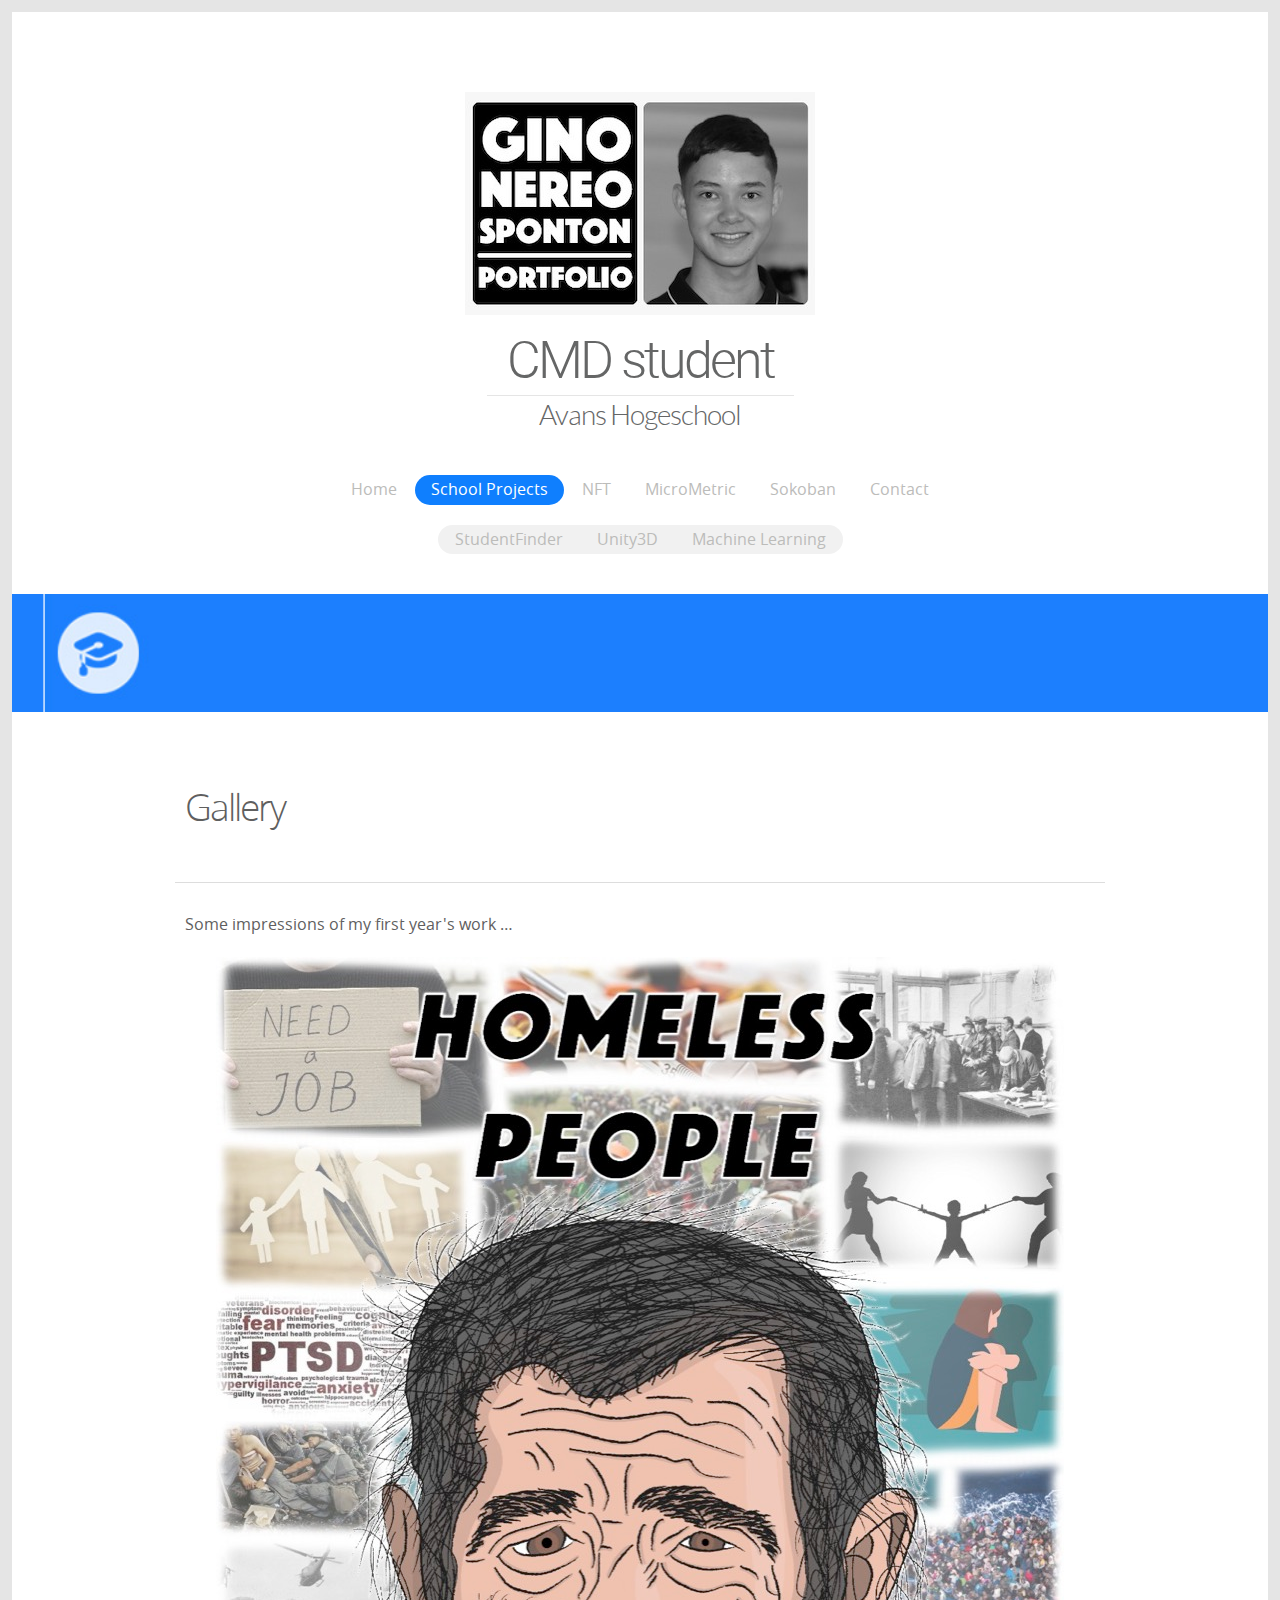
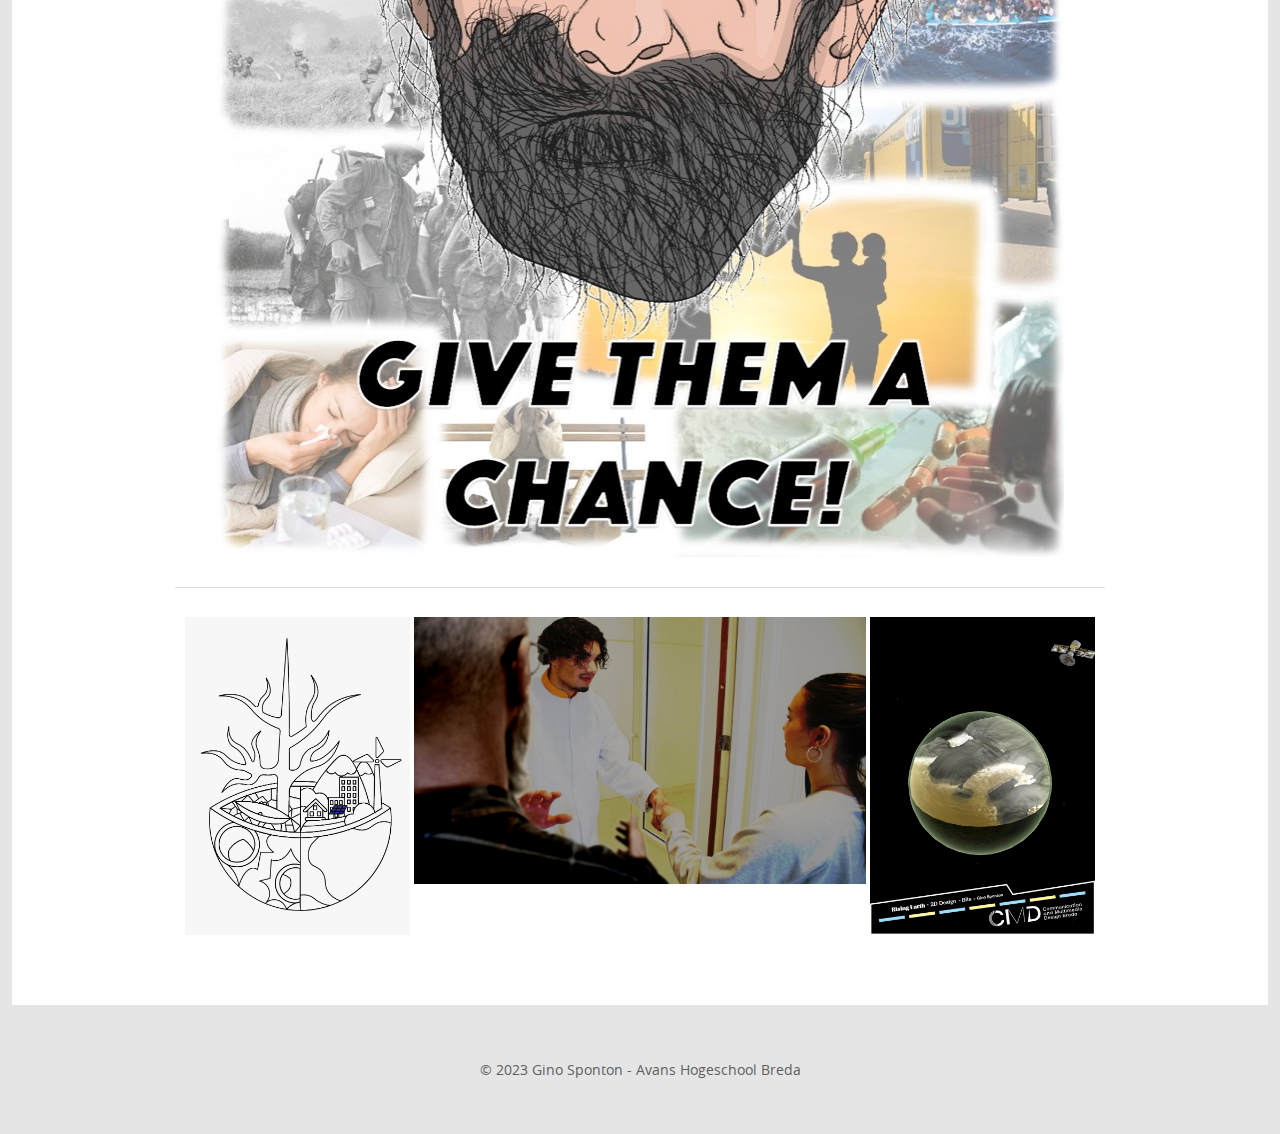
<file: schoolprojects/index.html>
<!DOCTYPE html>

	<head>
		<meta charset="utf-8" />

		
<meta http-equiv="Content-Type" content="text/html; charset=utf-8" />
		<meta name="robots" content="index, follow" />
		<meta name="generator" content="RapidWeaver" />
		
	<meta name="twitter:card" content="summary">
	<meta name="twitter:title" content="School Projects | CMD student">
	<meta name="twitter:url" content="http://ginosponton.com/schoolprojects/index.html">
	<meta property="og:type" content="website">
	<meta property="og:site_name" content="CMD student">
	<meta property="og:title" content="School Projects | CMD student">
	<meta property="og:url" content="http://ginosponton.com/schoolprojects/index.html">
		

	  <meta name="viewport" content="width=device-width" />

	  <title>School Projects | CMD student</title>

		<!-- CSS reset -->
	  <link rel="stylesheet" type="text/css" media="all" href="../rw_common/themes/Geometric/consolidated-1.css?rwcache=696776305" />
		

		<!-- CSS for the Foundation.js framework that handles the responsive layout for the theme -->
	  

		<!-- Targets specific 3rd-party addons to make sure they work in the responsive environment of this theme. -->
	  

	  <!-- Theme's main CSS file -->
	  

	  <!-- Loads Font Awesome v4.0.3 CSS from CDN -->
	  

		<!-- RapidWeaver Color Picker Stylesheet -->
		

	  <!-- Theme specific media queries -->
		


		<script>
			/* Handles styling for custom banners using RapidWeaver's Resources area. */
			var banner1 = "../resources/banner1.jpg";
			var banner2 = "../resources/banner2.jpg";
			var banner3 = "../resources/banner3.jpg";
			var banner4 = "../resources/banner4.jpg";
			var banner5 = "../resources/banner5.jpg";
			var banner6 = "../resources/banner6.jpg";
			var banner7 = "../resources/banner7.jpg";
			var banner8 = "../resources/banner8.jpg";
			var banner9 = "../resources/banner9.jpg";
			var banner10 = "../resources/banner10.jpg";
			var banner11 = "../resources/banner11.jpg";
			var banner12 = "../resources/banner12.jpg";
			var banner13 = "../resources/banner13.jpg";
			var banner14 = "../resources/banner14.jpg";
			var banner15 = "../resources/banner15.jpg";
			var stk_banner_1 = "../rw_common/themes/Geometric/images/banners/stock1.jpg";
			var stk_banner_2 = "../rw_common/themes/Geometric/images/banners/stock2.jpg";
			var stk_banner_3 = "../rw_common/themes/Geometric/images/banners/stock3.jpg";
			var stk_banner_4 = "../rw_common/themes/Geometric/images/banners/stock4.jpg";
			var stk_banner_5 = "../rw_common/themes/Geometric/images/banners/stock5.jpg";
			var stk_banner_6 = "../rw_common/themes/Geometric/images/banners/stock6.jpg";
			var stk_banner_7 = "../rw_common/themes/Geometric/images/banners/stock7.jpg";
			var stk_banner_8 = "../rw_common/themes/Geometric/images/banners/stock8.jpg";
			var stk_banner_9 = "../rw_common/themes/Geometric/images/banners/stock9.jpg";
			var stk_banner_10 = "../rw_common/themes/Geometric/images/banners/stock10.jpg";
			var stk_banner_11 = "../rw_common/themes/Geometric/images/banners/stock11.jpg";
			var stk_banner_12 = "../rw_common/themes/Geometric/images/banners/stock12.jpg";
			var stk_banner_13 = "../rw_common/themes/Geometric/images/banners/stock13.jpg";
			var stk_banner_14 = "../rw_common/themes/Geometric/images/banners/stock14.jpg";
			var stk_banner_15 = "../rw_common/themes/Geometric/images/banners/stock15.jpg";
			var stk_banner_16 = "../rw_common/themes/Geometric/images/banners/stock16.jpg";
			var stk_banner_17 = "../rw_common/themes/Geometric/images/banners/stock17.jpg";
			var stk_banner_18 = "../rw_common/themes/Geometric/images/banners/stock18.jpg";
			var stk_banner_19 = "../rw_common/themes/Geometric/images/banners/stock19.jpg";
			var stk_banner_20 = "../rw_common/themes/Geometric/images/banners/stock20.jpg";
			var stk_banner_21 = "../rw_common/themes/Geometric/images/banners/stock21.jpg";
			var stk_banner_22 = "../rw_common/themes/Geometric/images/banners/stock22.jpg";
			var stk_banner_23 = "../rw_common/themes/Geometric/images/banners/stock23.jpg";
			var stk_banner_24 = "../rw_common/themes/Geometric/images/banners/stock24.jpg";
			var stk_banner_25 = "../rw_common/themes/Geometric/images/banners/stock25.jpg";
		</script>

		<!-- RapidWeaver's Javascript File -->
	  <script src="../rw_common/themes/Geometric/javascript.js?rwcache=696776305"></script>

		<!-- jQuery 1.8 is included in the theme internally -->
	  <script src="../rw_common/themes/Geometric/js/jquery.min.js?rwcache=696776305"></script>

	  <!-- Elixir specific javascript, along with jQuery Easing and a few other elements -->
	  <script src="../rw_common/themes/Geometric/js/elixir.js?rwcache=696776305"></script>

		<!-- Theme variations -->
		<script src="../rw_common/themes/Geometric/js/banner/banner2.js?rwcache=696776305"></script>
		<script src="../rw_common/themes/Geometric/js/navigation/nav_toggle_three_bars.js?rwcache=696776305"></script>
		<script src="../rw_common/themes/Geometric/js/sidebar/sidebar_hidden.js?rwcache=696776305"></script>
		

		<!-- Plugins insert their additional code here -->
				<link rel='stylesheet' type='text/css' media='all' href='../rw_common/plugins/stacks/stacks.css?rwcache=696776305' />
		<link rel='stylesheet' type='text/css' media='all' href='files/stacks_page_page1.css?rwcache=696776305' />
        
        
        
        
		
        <meta name="formatter" content="Stacks v4.3.0 (6300)" >
		<meta class="stacks 4 stack version" id="ws.foundation.divider" name="Divider" content="6.11.3">
		


	  <!-- User defined custom javascript -->
		

	  <!-- User definied custom CSS -->
		


	</head>


	<body>

		<!-- Geometric v1.1.2 -->

		<div id="mobile_navigation_toggle">
			<i id="mobile_navigation_toggle_icon" class="fa"></i>
		</div>
		<nav id="mobile_navigation">
			<ul><li><a href="../" rel="">Home</a></li><li><a href="./" rel="" id="current" class="parent">School Projects</a><ul><li><a href="../schoolprojects/studentfinder/" rel="">StudentFinder</a></li><li><a href="../schoolprojects/unity/" rel="">Unity3D</a></li><li><a href="../schoolprojects/machinelearning/" rel="">Machine Learning</a></li></ul></li><li><a href="../nft/" rel="">NFT</a></li><li><a href="../micrometric/" rel="">MicroMetric</a></li><li><a href="../sokoban/" rel="">Sokoban</a></li><li><a href="../contact/" rel="">Contact</a></li></ul>
		</nav>

		<div id="site_wrapper">
			<!-- Header Section -->
			<header id="header" class="wrapper row site_width">
				<div class="large-12 columns">

					<!-- Site Logo -->
					<div id="logo"><img src="../rw_common/images/d53f834b-d120-4dc6-98f6-25bfef8d9e34-1.jpg" width="350" height="223" alt="CMD student"/></div>

					<!-- Site Title & Slogan -->
					<h1 id="site_title">CMD student</h1>
					<h2 id="site_slogan">Avans Hogeschool</h2>


					<!-- Main Navigation -->
					<nav id="main_navigation">
						<ul><li><a href="../" rel="">Home</a></li><li><a href="./" rel="" id="current" class="parent">School Projects</a><ul><li><a href="../schoolprojects/studentfinder/" rel="">StudentFinder</a></li><li><a href="../schoolprojects/unity/" rel="">Unity3D</a></li><li><a href="../schoolprojects/machinelearning/" rel="">Machine Learning</a></li></ul></li><li><a href="../nft/" rel="">NFT</a></li><li><a href="../micrometric/" rel="">MicroMetric</a></li><li><a href="../sokoban/" rel="">Sokoban</a></li><li><a href="../contact/" rel="">Contact</a></li></ul>
					</nav>

					<!-- Main Navigation Children -->
					<nav id="secondary_navigation">
						<ul><li><a href="../" rel="">Home</a></li><li><a href="./" rel="" id="current" class="parent">School Projects</a><ul><li><a href="../schoolprojects/studentfinder/" rel="">StudentFinder</a></li><li><a href="../schoolprojects/unity/" rel="">Unity3D</a></li><li><a href="../schoolprojects/machinelearning/" rel="">Machine Learning</a></li></ul></li><li><a href="../nft/" rel="">NFT</a></li><li><a href="../micrometric/" rel="">MicroMetric</a></li><li><a href="../sokoban/" rel="">Sokoban</a></li><li><a href="../contact/" rel="">Contact</a></li></ul>
					</nav>

				</div>
			</header>

			<!-- Divider with Page Icon -->
			<div id="divider_icon"></div>

			<!-- Banner -->
			<div id="banner">
				<img class="banner_image" src="" alt="banner image" />
			</div>

			<div class="clearer"></div>

			<!-- ExtraContent Area 1 -->
			<div id="extraContent1">
				<div id="extrContent1_row" class="row site_width">
					<div id="extrContent1_columns" class="large-12 columns">
						<div id="extraContainer1"></div>
					</div>
				</div>
			</div>

			<div class="clearer"></div>

			<!-- ExtraContent Area 2 -->
			<div id="extraContent2">
				<div id="extrContent2_row" class="row site_width">
					<div id="extrContent2_columns" class="large-12 columns">
						<div id="extraContainer2"></div>
					</div>
				</div>
			</div>

			<div class="clearer"></div>

			<!-- Main Content area and Sidebar -->
			<div id="content_wrapper">
				<div class="row site_width">

					<!-- Main Content -->
					<div id="content" class="large-8 columns">
<div id='stacks_out_1' class='stacks_top'><div id='stacks_in_1' class=''><div id='stacks_out_109' class='stacks_out'><div id='stacks_in_109' class='stacks_in stack_stack'><div id='stacks_out_60' class='stacks_out'><div id='stacks_in_60' class='stacks_in com_yourhead_stack_header_stack'><h2>Gallery</h2></div></div></div></div><hr class=""/> 
<div id='stacks_out_105' class='stacks_out'><div id='stacks_in_105' class='stacks_in stack_stack'><div id='stacks_out_107' class='stacks_out'><div id='stacks_in_107' class='stacks_in text_stack'>Some impressions of my first year's work &hellip;</div></div></div></div><div id='stacks_out_103' class='stacks_out'><div id='stacks_in_103' class='stacks_in image_stack'>
<div class='centered_image' >
    <img class='imageStyle' src='files/stacks-image-914155d-848x1200.jpg' alt='Stacks Image 104' />
</div>

</div></div><hr class=""/> 
<div id='stacks_out_120' class='stacks_out'><div id='stacks_in_120' class='stacks_in com_yourhead_stacks_three_columns_stack'><div class='s3_row'>
	<div class='s3_column s3_column_left'><div id='stacks_out_124' class='stacks_out'><div id='stacks_in_124' class='stacks_in image_stack'>
<div class='centered_image' >
    <img class='imageStyle' src='files/stacks-image-8b1d7b3.jpg' alt='Stacks Image 125' />
</div>

</div></div></div>
	<div class='s3_column s3_column_center'><div id='stacks_out_126' class='stacks_out'><div id='stacks_in_126' class='stacks_in image_stack'>
<div class='centered_image' >
    <img class='imageStyle' src='files/stacks-image-0a1d6c8-1198x706.jpg' alt='Stacks Image 127'  srcset='files/stacks-image-0a1d6c8-1198x706.jpg 1x, files/stacks-image-0a1d6c8-1198x706@2x.jpg 2x' />
</div>

</div></div></div>
	<div class='s3_column s3_column_right'><div id='stacks_out_128' class='stacks_out'><div id='stacks_in_128' class='stacks_in image_stack'>
<div class='centered_image' >
    <img class='imageStyle' src='files/stacks-image-ea6ffed-848x1200.png' alt='Stacks Image 129' />
</div>

</div></div></div>
</div></div></div></div></div>
</div>

					<!-- Sidebar -->
					<aside id="sidebar" class="large-4 columns">
						<h4></h4>
						
						<div id="archives">
							
						</div>
					</aside>

				</div>

				<div class="clearer"></div>

			</div>

			<!-- ExtraContent Area 3 -->
			<div id="extraContent3">
				<div id="extrContent3_row" class="row site_width">
					<div id="extrContent3_columns" class="large-12 columns">
						<div id="extraContainer3"></div>
					</div>
				</div>
			</div>

			<div class="clearer"></div>

			<!-- ExtraContent Area 4 & Footer-->
			<footer>
				<div id="extraContent4">
					<div class="row site_width">
						<div class="large-12 columns">
							<div id="extraContainer4"></div>
						</div>
					</div>
				</div>

				<div id="inner_footer">
					<div id="breadcrumb"></div>

					<!-- Social Badges -->
					<div id="social_badges"></div>

					<!-- RapidWeaver Footer info -->
					<div id="copyright">&copy; 2023 Gino Sponton - Avans Hogeschool Breda</div>
				</div>

			</footer>

		<!-- Scroll to Top button -->
		<div id="to_the_top">
			<i class="fa fa-angle-up"></i>
		</div>


		</div>  <!-- #site_wrapper -->

		<script>
			$elixir(window).load(function() {

			  if(!(/Android|iPhone|iPad|iPod|BlackBerry|Windows Phone/i).test(navigator.userAgent || navigator.vendor || window.opera)){
			      skrollr.init({
			          forceHeight: false
			      });
			  }

			});
		</script>

	</body>

</html lang="en">
</file>
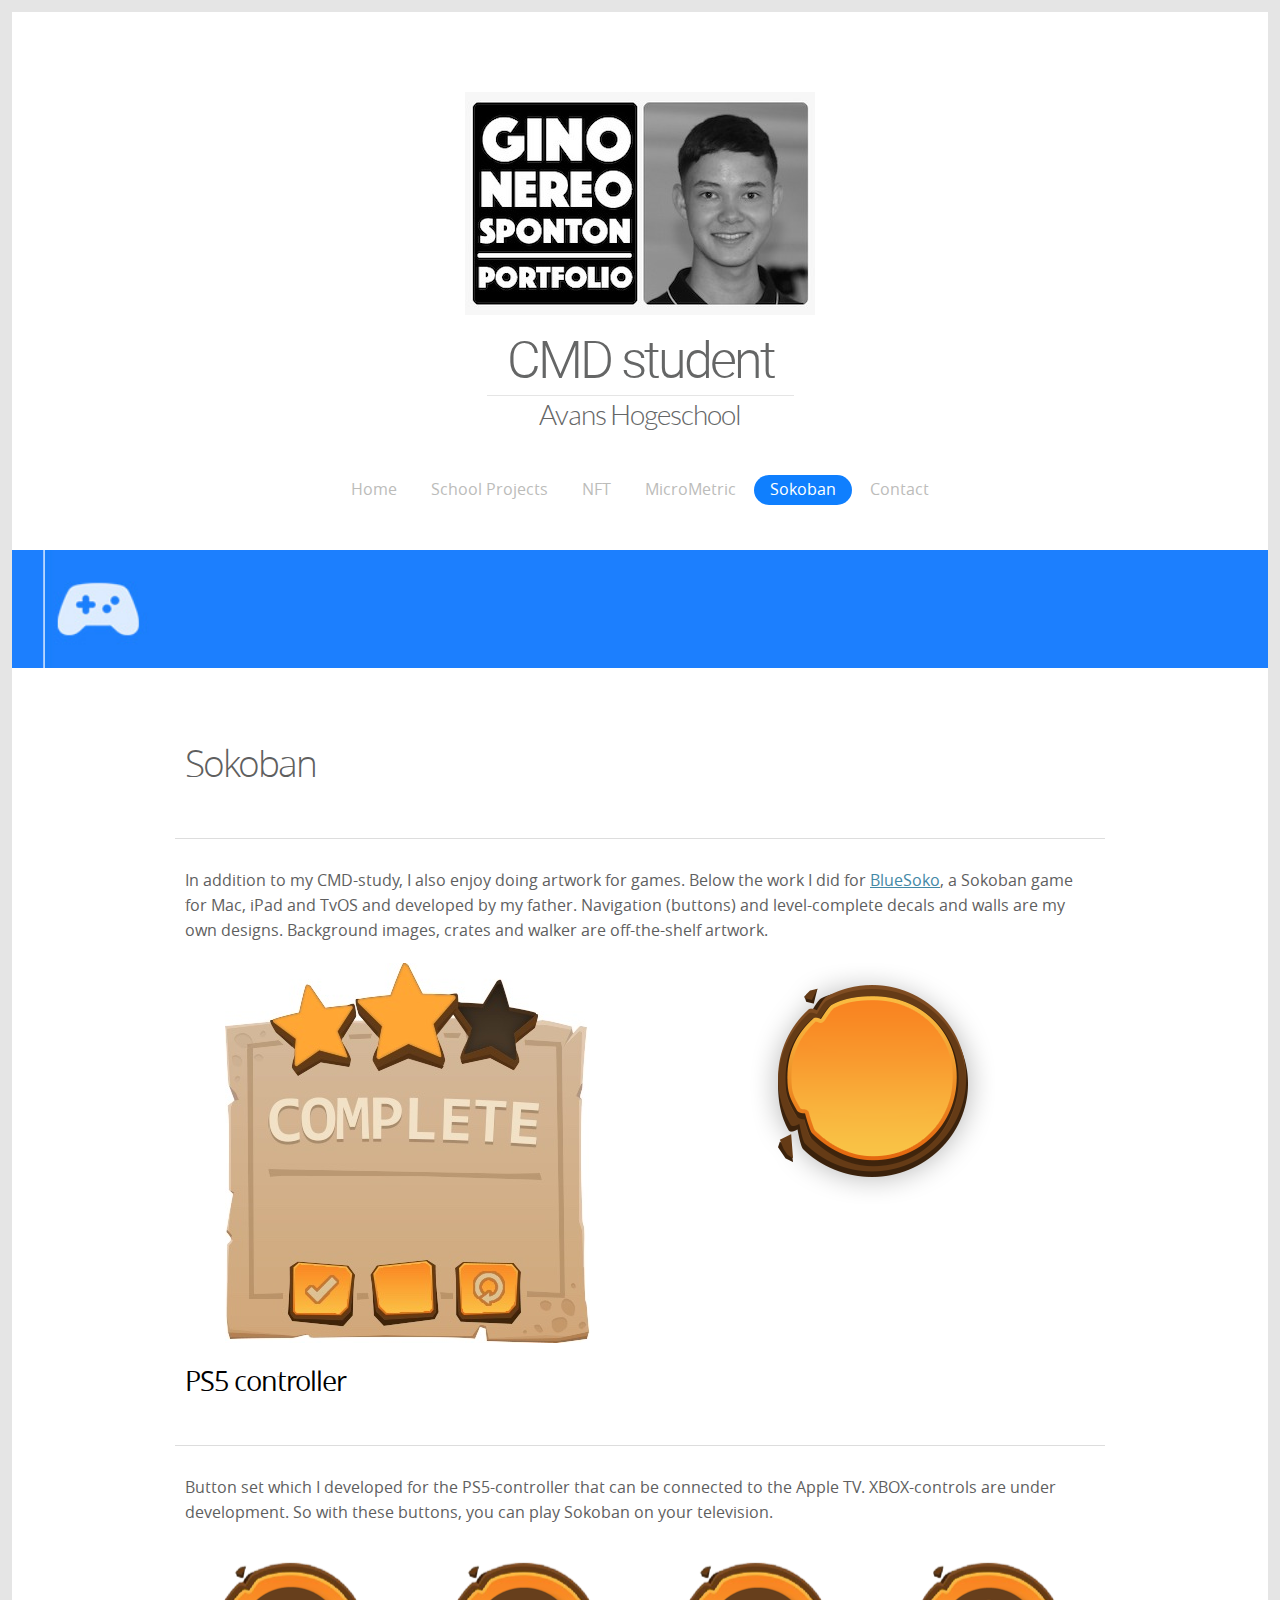
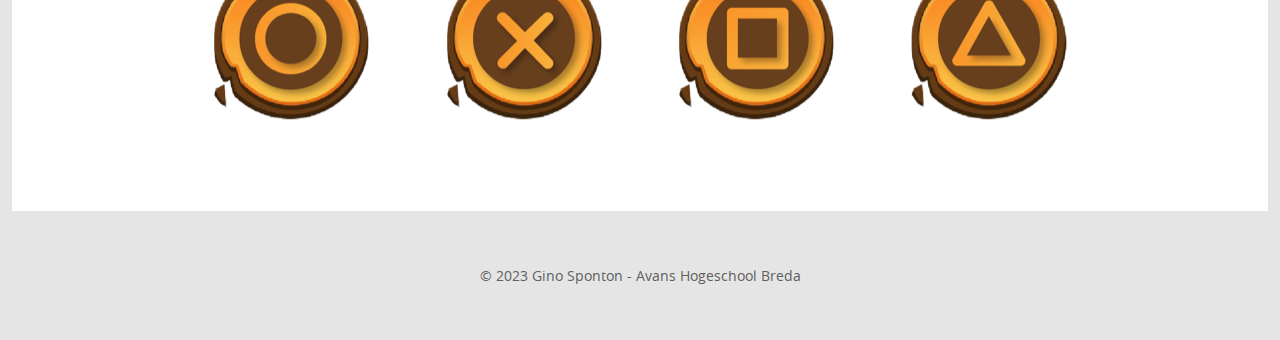
<file: sokoban/index.html>
<!DOCTYPE html>

	<head>
		<meta charset="utf-8" />

		
<meta http-equiv="Content-Type" content="text/html; charset=utf-8" />
		<meta name="robots" content="index, follow" />
		<meta name="generator" content="RapidWeaver" />
		
	<meta name="twitter:card" content="summary">
	<meta name="twitter:title" content="Sokoban | CMD student">
	<meta name="twitter:url" content="http://ginosponton.com/sokoban/index.html">
	<meta property="og:type" content="website">
	<meta property="og:site_name" content="CMD student">
	<meta property="og:title" content="Sokoban | CMD student">
	<meta property="og:url" content="http://ginosponton.com/sokoban/index.html">
		

	  <meta name="viewport" content="width=device-width" />

	  <title>Sokoban | CMD student</title>

		<!-- CSS reset -->
	  <link rel="stylesheet" type="text/css" media="all" href="../rw_common/themes/Geometric/consolidated-4.css?rwcache=696776305" />
		

		<!-- CSS for the Foundation.js framework that handles the responsive layout for the theme -->
	  

		<!-- Targets specific 3rd-party addons to make sure they work in the responsive environment of this theme. -->
	  

	  <!-- Theme's main CSS file -->
	  

	  <!-- Loads Font Awesome v4.0.3 CSS from CDN -->
	  

		<!-- RapidWeaver Color Picker Stylesheet -->
		

	  <!-- Theme specific media queries -->
		


		<script>
			/* Handles styling for custom banners using RapidWeaver's Resources area. */
			var banner1 = "../resources/banner1.jpg";
			var banner2 = "../resources/banner2.jpg";
			var banner3 = "../resources/banner3.jpg";
			var banner4 = "../resources/banner4.jpg";
			var banner5 = "../resources/banner5.jpg";
			var banner6 = "../resources/banner6.jpg";
			var banner7 = "../resources/banner7.jpg";
			var banner8 = "../resources/banner8.jpg";
			var banner9 = "../resources/banner9.jpg";
			var banner10 = "../resources/banner10.jpg";
			var banner11 = "../resources/banner11.jpg";
			var banner12 = "../resources/banner12.jpg";
			var banner13 = "../resources/banner13.jpg";
			var banner14 = "../resources/banner14.jpg";
			var banner15 = "../resources/banner15.jpg";
			var stk_banner_1 = "../rw_common/themes/Geometric/images/banners/stock1.jpg";
			var stk_banner_2 = "../rw_common/themes/Geometric/images/banners/stock2.jpg";
			var stk_banner_3 = "../rw_common/themes/Geometric/images/banners/stock3.jpg";
			var stk_banner_4 = "../rw_common/themes/Geometric/images/banners/stock4.jpg";
			var stk_banner_5 = "../rw_common/themes/Geometric/images/banners/stock5.jpg";
			var stk_banner_6 = "../rw_common/themes/Geometric/images/banners/stock6.jpg";
			var stk_banner_7 = "../rw_common/themes/Geometric/images/banners/stock7.jpg";
			var stk_banner_8 = "../rw_common/themes/Geometric/images/banners/stock8.jpg";
			var stk_banner_9 = "../rw_common/themes/Geometric/images/banners/stock9.jpg";
			var stk_banner_10 = "../rw_common/themes/Geometric/images/banners/stock10.jpg";
			var stk_banner_11 = "../rw_common/themes/Geometric/images/banners/stock11.jpg";
			var stk_banner_12 = "../rw_common/themes/Geometric/images/banners/stock12.jpg";
			var stk_banner_13 = "../rw_common/themes/Geometric/images/banners/stock13.jpg";
			var stk_banner_14 = "../rw_common/themes/Geometric/images/banners/stock14.jpg";
			var stk_banner_15 = "../rw_common/themes/Geometric/images/banners/stock15.jpg";
			var stk_banner_16 = "../rw_common/themes/Geometric/images/banners/stock16.jpg";
			var stk_banner_17 = "../rw_common/themes/Geometric/images/banners/stock17.jpg";
			var stk_banner_18 = "../rw_common/themes/Geometric/images/banners/stock18.jpg";
			var stk_banner_19 = "../rw_common/themes/Geometric/images/banners/stock19.jpg";
			var stk_banner_20 = "../rw_common/themes/Geometric/images/banners/stock20.jpg";
			var stk_banner_21 = "../rw_common/themes/Geometric/images/banners/stock21.jpg";
			var stk_banner_22 = "../rw_common/themes/Geometric/images/banners/stock22.jpg";
			var stk_banner_23 = "../rw_common/themes/Geometric/images/banners/stock23.jpg";
			var stk_banner_24 = "../rw_common/themes/Geometric/images/banners/stock24.jpg";
			var stk_banner_25 = "../rw_common/themes/Geometric/images/banners/stock25.jpg";
		</script>

		<!-- RapidWeaver's Javascript File -->
	  <script src="../rw_common/themes/Geometric/javascript.js?rwcache=696776305"></script>

		<!-- jQuery 1.8 is included in the theme internally -->
	  <script src="../rw_common/themes/Geometric/js/jquery.min.js?rwcache=696776305"></script>

	  <!-- Elixir specific javascript, along with jQuery Easing and a few other elements -->
	  <script src="../rw_common/themes/Geometric/js/elixir.js?rwcache=696776305"></script>

		<!-- Theme variations -->
		<script src="../rw_common/themes/Geometric/js/banner/banner5.js?rwcache=696776305"></script>
		<script src="../rw_common/themes/Geometric/js/navigation/nav_toggle_three_bars.js?rwcache=696776305"></script>
		<script src="../rw_common/themes/Geometric/js/sidebar/sidebar_hidden.js?rwcache=696776305"></script>
		

		<!-- Plugins insert their additional code here -->
				<link rel='stylesheet' type='text/css' media='all' href='../rw_common/plugins/stacks/stacks.css?rwcache=696776305' />
		<link rel='stylesheet' type='text/css' media='all' href='files/stacks_page_page4.css?rwcache=696776305' />
        
        
        
        
		
        <meta name="formatter" content="Stacks v4.3.0 (6300)" >
		<meta class="stacks 4 stack version" id="ws.foundation.divider" name="Divider" content="6.11.3">
		


	  <!-- User defined custom javascript -->
		

	  <!-- User definied custom CSS -->
		


	</head>


	<body>

		<!-- Geometric v1.1.2 -->

		<div id="mobile_navigation_toggle">
			<i id="mobile_navigation_toggle_icon" class="fa"></i>
		</div>
		<nav id="mobile_navigation">
			<ul><li><a href="../" rel="">Home</a></li><li><a href="../schoolprojects/" rel="" class="parent">School Projects</a></li><li><a href="../nft/" rel="">NFT</a></li><li><a href="../micrometric/" rel="">MicroMetric</a></li><li><a href="./" rel="" class="current">Sokoban</a></li><li><a href="../contact/" rel="">Contact</a></li></ul>
		</nav>

		<div id="site_wrapper">
			<!-- Header Section -->
			<header id="header" class="wrapper row site_width">
				<div class="large-12 columns">

					<!-- Site Logo -->
					<div id="logo"><img src="../rw_common/images/d53f834b-d120-4dc6-98f6-25bfef8d9e34-1.jpg" width="350" height="223" alt="CMD student"/></div>

					<!-- Site Title & Slogan -->
					<h1 id="site_title">CMD student</h1>
					<h2 id="site_slogan">Avans Hogeschool</h2>


					<!-- Main Navigation -->
					<nav id="main_navigation">
						<ul><li><a href="../" rel="">Home</a></li><li><a href="../schoolprojects/" rel="" class="parent">School Projects</a></li><li><a href="../nft/" rel="">NFT</a></li><li><a href="../micrometric/" rel="">MicroMetric</a></li><li><a href="./" rel="" class="current">Sokoban</a></li><li><a href="../contact/" rel="">Contact</a></li></ul>
					</nav>

					<!-- Main Navigation Children -->
					<nav id="secondary_navigation">
						<ul><li><a href="../" rel="">Home</a></li><li><a href="../schoolprojects/" rel="" class="parent">School Projects</a></li><li><a href="../nft/" rel="">NFT</a></li><li><a href="../micrometric/" rel="">MicroMetric</a></li><li><a href="./" rel="" class="current">Sokoban</a></li><li><a href="../contact/" rel="">Contact</a></li></ul>
					</nav>

				</div>
			</header>

			<!-- Divider with Page Icon -->
			<div id="divider_icon"></div>

			<!-- Banner -->
			<div id="banner">
				<img class="banner_image" src="" alt="banner image" />
			</div>

			<div class="clearer"></div>

			<!-- ExtraContent Area 1 -->
			<div id="extraContent1">
				<div id="extrContent1_row" class="row site_width">
					<div id="extrContent1_columns" class="large-12 columns">
						<div id="extraContainer1"></div>
					</div>
				</div>
			</div>

			<div class="clearer"></div>

			<!-- ExtraContent Area 2 -->
			<div id="extraContent2">
				<div id="extrContent2_row" class="row site_width">
					<div id="extrContent2_columns" class="large-12 columns">
						<div id="extraContainer2"></div>
					</div>
				</div>
			</div>

			<div class="clearer"></div>

			<!-- Main Content area and Sidebar -->
			<div id="content_wrapper">
				<div class="row site_width">

					<!-- Main Content -->
					<div id="content" class="large-8 columns">
<div id='stacks_out_1' class='stacks_top'><div id='stacks_in_1' class=''><div id='stacks_out_109' class='stacks_out'><div id='stacks_in_109' class='stacks_in stack_stack'><div id='stacks_out_5' class='stacks_out'><div id='stacks_in_5' class='stacks_in com_yourhead_stack_header_stack'><h2>Sokoban</h2></div></div></div></div><hr class=""/> 
<div id='stacks_out_7' class='stacks_out'><div id='stacks_in_7' class='stacks_in stack_stack'><div id='stacks_out_9' class='stacks_out'><div id='stacks_in_9' class='stacks_in text_stack'>In addition to my CMD-study, I also enjoy doing artwork for games. Below the work I did for <a href="https://apps.apple.com/nl/app/bluesoko-sokoban-for-experts/id1521154705?l=en" target="_blank">BlueSoko</a>, a Sokoban game for Mac, iPad and TvOS and developed by my father. Navigation (buttons) and level-complete decals and walls are my own designs. Background images, crates and walker are off-the-shelf artwork.</div></div></div></div><div id='stacks_out_106' class='stacks_out'><div id='stacks_in_106' class='stacks_in com_yourhead_stacks_two_columns_stack'><div class='s3_row'>
	<div class='s3_column s3_column_left'><div id='stacks_out_98' class='stacks_out'><div id='stacks_in_98' class='stacks_in image_stack'>
<div class='centered_image' >
    <img class='imageStyle' src='files/stacks-image-9c9205c.jpg' alt='Stacks Image 99' />
</div>

</div></div></div>
	<div class='s3_column s3_column_right'><div id='stacks_out_100' class='stacks_out'><div id='stacks_in_100' class='stacks_in image_stack'>
<div class='centered_image' >
    <img class='imageStyle' src='files/stacks-image-b081612.png' alt='Stacks Image 101' />
</div>

</div></div></div>
</div></div></div><div id='stacks_out_128' class='stacks_out'><div id='stacks_in_128' class='stacks_in stack_stack'><div id='stacks_out_130' class='stacks_out'><div id='stacks_in_130' class='stacks_in com_yourhead_stack_header_stack'><h3>PS5 controller</h3></div></div></div></div><hr class=""/> 
<div id='stacks_out_111' class='stacks_out'><div id='stacks_in_111' class='stacks_in stack_stack'><div id='stacks_out_113' class='stacks_out'><div id='stacks_in_113' class='stacks_in text_stack'>Button set which I developed for the PS5-controller that can be connected to the Apple TV. XBOX-controls are under development. So with these buttons, you can play Sokoban on your television.</div></div></div></div><div id='stacks_out_115' class='stacks_out'><div id='stacks_in_115' class='stacks_in com_yourhead_stack_four_columns_stack'><div class='s3_row'>
	<div class='s3_column s3_column_4'><div id='stacks_out_120' class='stacks_out'><div id='stacks_in_120' class='stacks_in image_stack'>
<div class='centered_image' >
    <img class='imageStyle' src='files/stacks-image-b4f8636-200x196.png' alt='Stacks Image 121' />
</div>

</div></div></div>
	<div class='s3_column s3_column_4'><div id='stacks_out_122' class='stacks_out'><div id='stacks_in_122' class='stacks_in image_stack'>
<div class='centered_image' >
    <img class='imageStyle' src='files/stacks-image-357b4bd-200x196.png' alt='Stacks Image 123' />
</div>

</div></div></div>
	<div class='s3_column s3_column_4'><div id='stacks_out_124' class='stacks_out'><div id='stacks_in_124' class='stacks_in image_stack'>
<div class='centered_image' >
    <img class='imageStyle' src='files/stacks-image-c4f3d28-200x196.png' alt='Stacks Image 125' />
</div>

</div></div></div>
	<div class='s3_column s3_column_4 s3_column_right'><div id='stacks_out_126' class='stacks_out'><div id='stacks_in_126' class='stacks_in image_stack'>
<div class='centered_image' >
    <img class='imageStyle' src='files/stacks-image-877f7f3-200x196.png' alt='Stacks Image 127' />
</div>

</div></div></div>
</div></div></div></div></div>
</div>

					<!-- Sidebar -->
					<aside id="sidebar" class="large-4 columns">
						<h4></h4>
						
						<div id="archives">
							
						</div>
					</aside>

				</div>

				<div class="clearer"></div>

			</div>

			<!-- ExtraContent Area 3 -->
			<div id="extraContent3">
				<div id="extrContent3_row" class="row site_width">
					<div id="extrContent3_columns" class="large-12 columns">
						<div id="extraContainer3"></div>
					</div>
				</div>
			</div>

			<div class="clearer"></div>

			<!-- ExtraContent Area 4 & Footer-->
			<footer>
				<div id="extraContent4">
					<div class="row site_width">
						<div class="large-12 columns">
							<div id="extraContainer4"></div>
						</div>
					</div>
				</div>

				<div id="inner_footer">
					<div id="breadcrumb"></div>

					<!-- Social Badges -->
					<div id="social_badges"></div>

					<!-- RapidWeaver Footer info -->
					<div id="copyright">&copy; 2023 Gino Sponton - Avans Hogeschool Breda</div>
				</div>

			</footer>

		<!-- Scroll to Top button -->
		<div id="to_the_top">
			<i class="fa fa-angle-up"></i>
		</div>


		</div>  <!-- #site_wrapper -->

		<script>
			$elixir(window).load(function() {

			  if(!(/Android|iPhone|iPad|iPod|BlackBerry|Windows Phone/i).test(navigator.userAgent || navigator.vendor || window.opera)){
			      skrollr.init({
			          forceHeight: false
			      });
			  }

			});
		</script>

	</body>

</html lang="en">
</file>
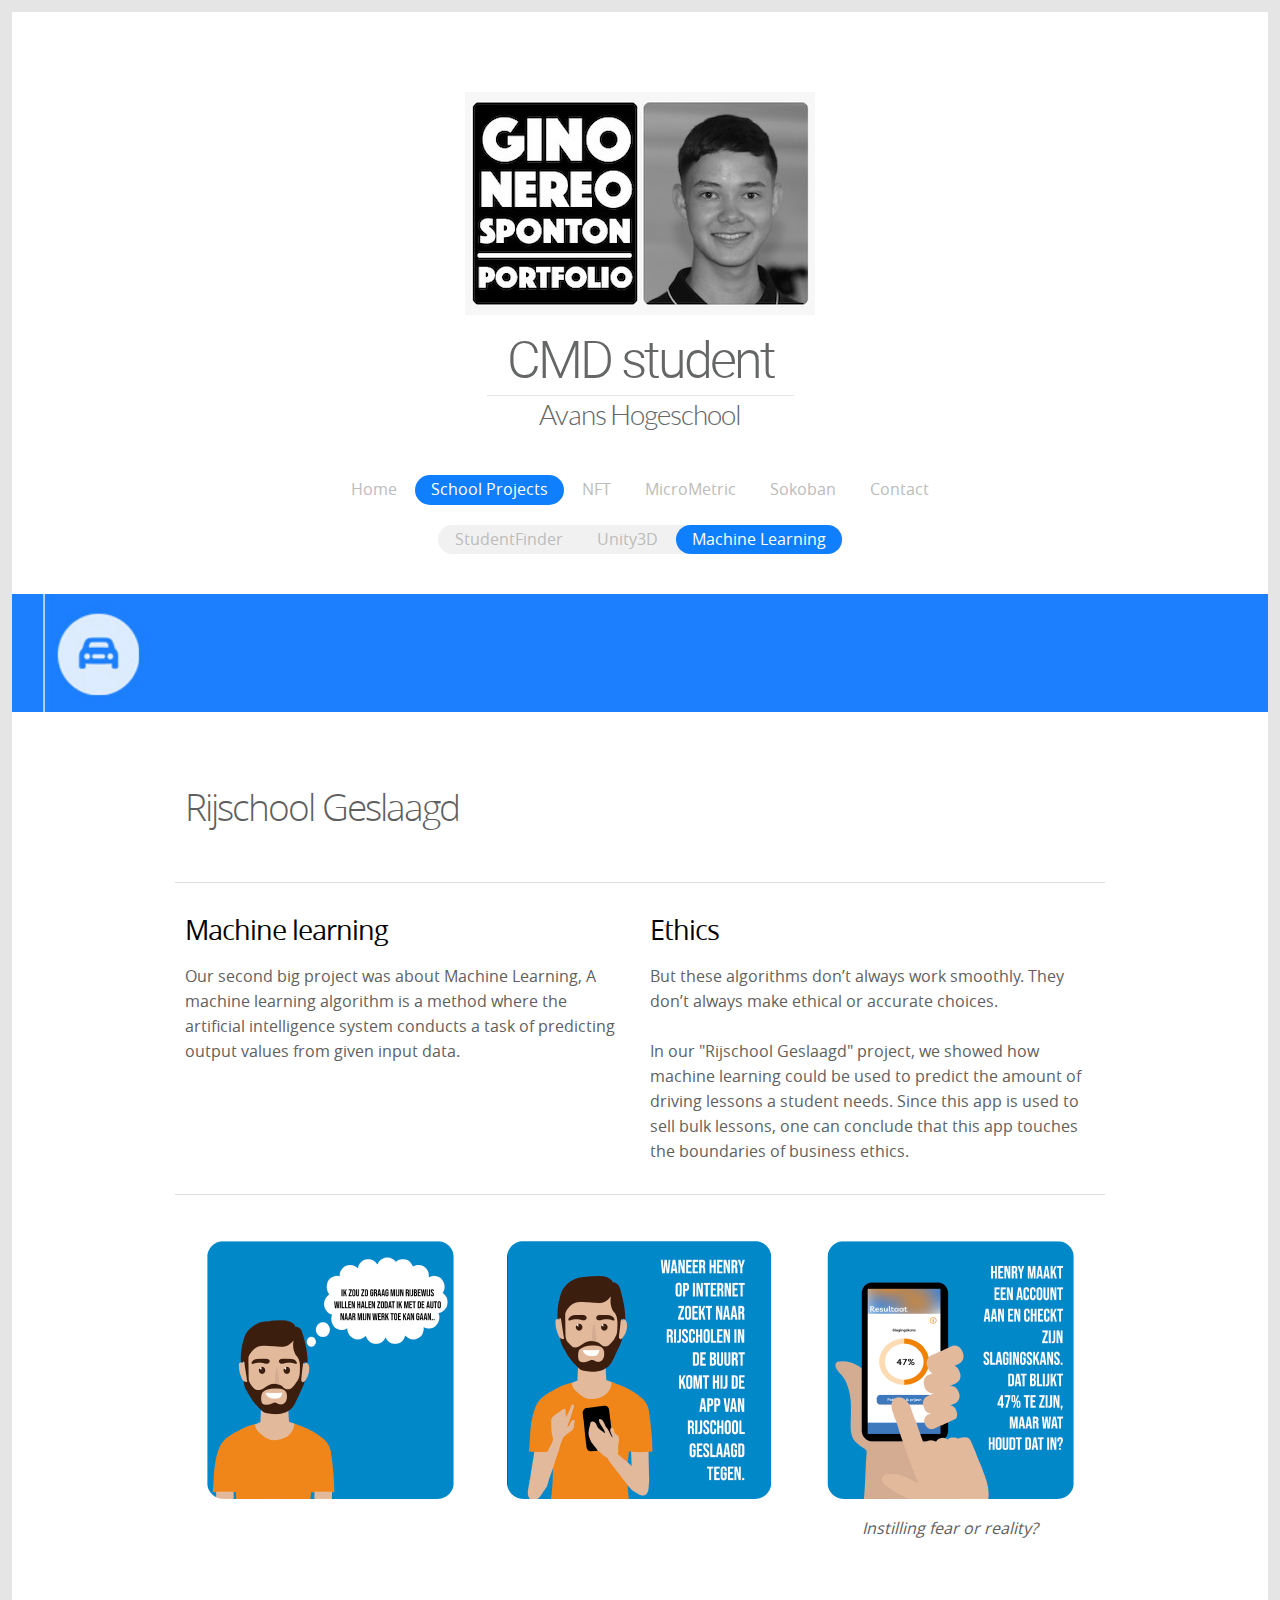
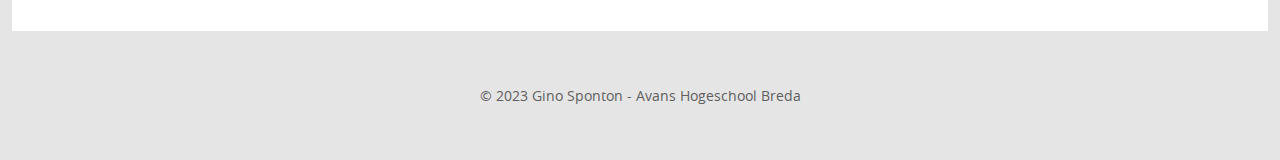
<file: schoolprojects/machinelearning/index.html>
<!DOCTYPE html>

	<head>
		<meta charset="utf-8" />

		
<meta http-equiv="Content-Type" content="text/html; charset=utf-8" />
		<meta name="robots" content="index, follow" />
		<meta name="generator" content="RapidWeaver" />
		
	<meta name="twitter:card" content="summary">
	<meta name="twitter:title" content="Machine Learning | CMD student">
	<meta name="twitter:url" content="http://ginosponton.com/schoolprojects/machinelearning/index.html">
	<meta property="og:type" content="website">
	<meta property="og:site_name" content="CMD student">
	<meta property="og:title" content="Machine Learning | CMD student">
	<meta property="og:url" content="http://ginosponton.com/schoolprojects/machinelearning/index.html">
		

	  <meta name="viewport" content="width=device-width" />

	  <title>Machine Learning | CMD student</title>

		<!-- CSS reset -->
	  <link rel="stylesheet" type="text/css" media="all" href="../../rw_common/themes/Geometric/consolidated-5.css?rwcache=696776305" />
		

		<!-- CSS for the Foundation.js framework that handles the responsive layout for the theme -->
	  

		<!-- Targets specific 3rd-party addons to make sure they work in the responsive environment of this theme. -->
	  

	  <!-- Theme's main CSS file -->
	  

	  <!-- Loads Font Awesome v4.0.3 CSS from CDN -->
	  

		<!-- RapidWeaver Color Picker Stylesheet -->
		

	  <!-- Theme specific media queries -->
		


		<script>
			/* Handles styling for custom banners using RapidWeaver's Resources area. */
			var banner1 = "../../resources/banner1.jpg";
			var banner2 = "../../resources/banner2.jpg";
			var banner3 = "../../resources/banner3.jpg";
			var banner4 = "../../resources/banner4.jpg";
			var banner5 = "../../resources/banner5.jpg";
			var banner6 = "../../resources/banner6.jpg";
			var banner7 = "../../resources/banner7.jpg";
			var banner8 = "../../resources/banner8.jpg";
			var banner9 = "../../resources/banner9.jpg";
			var banner10 = "../../resources/banner10.jpg";
			var banner11 = "../../resources/banner11.jpg";
			var banner12 = "../../resources/banner12.jpg";
			var banner13 = "../../resources/banner13.jpg";
			var banner14 = "../../resources/banner14.jpg";
			var banner15 = "../../resources/banner15.jpg";
			var stk_banner_1 = "../../rw_common/themes/Geometric/images/banners/stock1.jpg";
			var stk_banner_2 = "../../rw_common/themes/Geometric/images/banners/stock2.jpg";
			var stk_banner_3 = "../../rw_common/themes/Geometric/images/banners/stock3.jpg";
			var stk_banner_4 = "../../rw_common/themes/Geometric/images/banners/stock4.jpg";
			var stk_banner_5 = "../../rw_common/themes/Geometric/images/banners/stock5.jpg";
			var stk_banner_6 = "../../rw_common/themes/Geometric/images/banners/stock6.jpg";
			var stk_banner_7 = "../../rw_common/themes/Geometric/images/banners/stock7.jpg";
			var stk_banner_8 = "../../rw_common/themes/Geometric/images/banners/stock8.jpg";
			var stk_banner_9 = "../../rw_common/themes/Geometric/images/banners/stock9.jpg";
			var stk_banner_10 = "../../rw_common/themes/Geometric/images/banners/stock10.jpg";
			var stk_banner_11 = "../../rw_common/themes/Geometric/images/banners/stock11.jpg";
			var stk_banner_12 = "../../rw_common/themes/Geometric/images/banners/stock12.jpg";
			var stk_banner_13 = "../../rw_common/themes/Geometric/images/banners/stock13.jpg";
			var stk_banner_14 = "../../rw_common/themes/Geometric/images/banners/stock14.jpg";
			var stk_banner_15 = "../../rw_common/themes/Geometric/images/banners/stock15.jpg";
			var stk_banner_16 = "../../rw_common/themes/Geometric/images/banners/stock16.jpg";
			var stk_banner_17 = "../../rw_common/themes/Geometric/images/banners/stock17.jpg";
			var stk_banner_18 = "../../rw_common/themes/Geometric/images/banners/stock18.jpg";
			var stk_banner_19 = "../../rw_common/themes/Geometric/images/banners/stock19.jpg";
			var stk_banner_20 = "../../rw_common/themes/Geometric/images/banners/stock20.jpg";
			var stk_banner_21 = "../../rw_common/themes/Geometric/images/banners/stock21.jpg";
			var stk_banner_22 = "../../rw_common/themes/Geometric/images/banners/stock22.jpg";
			var stk_banner_23 = "../../rw_common/themes/Geometric/images/banners/stock23.jpg";
			var stk_banner_24 = "../../rw_common/themes/Geometric/images/banners/stock24.jpg";
			var stk_banner_25 = "../../rw_common/themes/Geometric/images/banners/stock25.jpg";
		</script>

		<!-- RapidWeaver's Javascript File -->
	  <script src="../../rw_common/themes/Geometric/javascript.js?rwcache=696776305"></script>

		<!-- jQuery 1.8 is included in the theme internally -->
	  <script src="../../rw_common/themes/Geometric/js/jquery.min.js?rwcache=696776305"></script>

	  <!-- Elixir specific javascript, along with jQuery Easing and a few other elements -->
	  <script src="../../rw_common/themes/Geometric/js/elixir.js?rwcache=696776305"></script>

		<!-- Theme variations -->
		<script src="../../rw_common/themes/Geometric/js/banner/banner9.js?rwcache=696776305"></script>
		<script src="../../rw_common/themes/Geometric/js/navigation/nav_toggle_three_bars.js?rwcache=696776305"></script>
		<script src="../../rw_common/themes/Geometric/js/sidebar/sidebar_hidden.js?rwcache=696776305"></script>
		

		<!-- Plugins insert their additional code here -->
				<link rel='stylesheet' type='text/css' media='all' href='../../rw_common/plugins/stacks/stacks.css?rwcache=696776305' />
		<link rel='stylesheet' type='text/css' media='all' href='files/stacks_page_page5.css?rwcache=696776305' />
        
        
        
        
		
        <meta name="formatter" content="Stacks v4.3.0 (6300)" >
		<meta class="stacks 4 stack version" id="ws.foundation.divider" name="Divider" content="6.11.3">
		


	  <!-- User defined custom javascript -->
		

	  <!-- User definied custom CSS -->
		


	</head>


	<body>

		<!-- Geometric v1.1.2 -->

		<div id="mobile_navigation_toggle">
			<i id="mobile_navigation_toggle_icon" class="fa"></i>
		</div>
		<nav id="mobile_navigation">
			<ul><li><a href="../../" rel="">Home</a></li><li><a href="../../schoolprojects/" rel="" class="currentAncestor parent">School Projects</a><ul><li><a href="../../schoolprojects/studentfinder/" rel="">StudentFinder</a></li><li><a href="../../schoolprojects/unity/" rel="">Unity3D</a></li><li><a href="./" rel="" class="current">Machine Learning</a></li></ul></li><li><a href="../../nft/" rel="">NFT</a></li><li><a href="../../micrometric/" rel="">MicroMetric</a></li><li><a href="../../sokoban/" rel="">Sokoban</a></li><li><a href="../../contact/" rel="">Contact</a></li></ul>
		</nav>

		<div id="site_wrapper">
			<!-- Header Section -->
			<header id="header" class="wrapper row site_width">
				<div class="large-12 columns">

					<!-- Site Logo -->
					<div id="logo"><img src="../../rw_common/images/d53f834b-d120-4dc6-98f6-25bfef8d9e34-1.jpg" width="350" height="223" alt="CMD student"/></div>

					<!-- Site Title & Slogan -->
					<h1 id="site_title">CMD student</h1>
					<h2 id="site_slogan">Avans Hogeschool</h2>


					<!-- Main Navigation -->
					<nav id="main_navigation">
						<ul><li><a href="../../" rel="">Home</a></li><li><a href="../../schoolprojects/" rel="" class="currentAncestor parent">School Projects</a><ul><li><a href="../../schoolprojects/studentfinder/" rel="">StudentFinder</a></li><li><a href="../../schoolprojects/unity/" rel="">Unity3D</a></li><li><a href="./" rel="" class="current">Machine Learning</a></li></ul></li><li><a href="../../nft/" rel="">NFT</a></li><li><a href="../../micrometric/" rel="">MicroMetric</a></li><li><a href="../../sokoban/" rel="">Sokoban</a></li><li><a href="../../contact/" rel="">Contact</a></li></ul>
					</nav>

					<!-- Main Navigation Children -->
					<nav id="secondary_navigation">
						<ul><li><a href="../../" rel="">Home</a></li><li><a href="../../schoolprojects/" rel="" class="currentAncestor parent">School Projects</a><ul><li><a href="../../schoolprojects/studentfinder/" rel="">StudentFinder</a></li><li><a href="../../schoolprojects/unity/" rel="">Unity3D</a></li><li><a href="./" rel="" class="current">Machine Learning</a></li></ul></li><li><a href="../../nft/" rel="">NFT</a></li><li><a href="../../micrometric/" rel="">MicroMetric</a></li><li><a href="../../sokoban/" rel="">Sokoban</a></li><li><a href="../../contact/" rel="">Contact</a></li></ul>
					</nav>

				</div>
			</header>

			<!-- Divider with Page Icon -->
			<div id="divider_icon"></div>

			<!-- Banner -->
			<div id="banner">
				<img class="banner_image" src="" alt="banner image" />
			</div>

			<div class="clearer"></div>

			<!-- ExtraContent Area 1 -->
			<div id="extraContent1">
				<div id="extrContent1_row" class="row site_width">
					<div id="extrContent1_columns" class="large-12 columns">
						<div id="extraContainer1"></div>
					</div>
				</div>
			</div>

			<div class="clearer"></div>

			<!-- ExtraContent Area 2 -->
			<div id="extraContent2">
				<div id="extrContent2_row" class="row site_width">
					<div id="extrContent2_columns" class="large-12 columns">
						<div id="extraContainer2"></div>
					</div>
				</div>
			</div>

			<div class="clearer"></div>

			<!-- Main Content area and Sidebar -->
			<div id="content_wrapper">
				<div class="row site_width">

					<!-- Main Content -->
					<div id="content" class="large-8 columns">
<div id='stacks_out_1' class='stacks_top'><div id='stacks_in_1' class=''><div id='stacks_out_55' class='stacks_out'><div id='stacks_in_55' class='stacks_in stack_stack'><div id='stacks_out_6' class='stacks_out'><div id='stacks_in_6' class='stacks_in com_yourhead_stack_header_stack'><h2>Rijschool Geslaagd</h2></div></div></div></div><hr class=""/> 
<div id='stacks_out_10' class='stacks_out'><div id='stacks_in_10' class='stacks_in com_yourhead_stacks_two_columns_stack'><div class='s3_row'>
	<div class='s3_column s3_column_left'><div id='stacks_out_24' class='stacks_out'><div id='stacks_in_24' class='stacks_in com_yourhead_stack_header_stack'><h3>Machine learning</h3></div></div><div id='stacks_out_14' class='stacks_out'><div id='stacks_in_14' class='stacks_in text_stack'>Our second big project was about Machine Learning, A machine learning algorithm is a method where the artificial intelligence system conducts a task of predicting output values from given input data.&nbsp;<br /><br /></div></div></div>
	<div class='s3_column s3_column_right'><div id='stacks_out_22' class='stacks_out'><div id='stacks_in_22' class='stacks_in com_yourhead_stack_header_stack'><h3>Ethics</h3></div></div><div id='stacks_out_19' class='stacks_out'><div id='stacks_in_19' class='stacks_in text_stack'>But these algorithms don&rsquo;t always work smoothly. They don&rsquo;t always make ethical or accurate choices.<br /><br />In our "Rijschool Geslaagd" project, we showed how machine learning could be used to predict the amount of driving lessons a student needs. Since this app is used to sell bulk lessons, one can conclude that this app touches the boundaries of business ethics.</div></div></div>
</div></div></div><hr class=""/> 
<div id='stacks_out_35' class='stacks_out'><div id='stacks_in_35' class='stacks_in com_yourhead_stacks_three_columns_stack'><div class='s3_row'>
	<div class='s3_column s3_column_left'><div id='stacks_out_39' class='stacks_out'><div id='stacks_in_39' class='stacks_in image_stack'>
<div class='centered_image' >
    <img class='imageStyle' src='files/stacks-image-4ee09c7.png' alt='Stacks Image 40' />
</div>

</div></div></div>
	<div class='s3_column s3_column_center'><div id='stacks_out_46' class='stacks_out'><div id='stacks_in_46' class='stacks_in image_stack'>
<div class='centered_image' >
    <img class='imageStyle' src='files/stacks-image-b816535.png' alt='Stacks Image 47' />
</div>

</div></div></div>
	<div class='s3_column s3_column_right'><div id='stacks_out_48' class='stacks_out'><div id='stacks_in_48' class='stacks_in image_stack'>
<div class='centered_image' >
    <img class='imageStyle' src='files/stacks-image-7ba5f13.png' alt='Stacks Image 49' />
</div>

</div></div><div id='stacks_out_53' class='stacks_out'><div id='stacks_in_53' class='stacks_in text_stack'><p style="text-align:center;"><em>Instilling fear or reality?</em></p></div></div></div>
</div></div></div></div></div>
</div>

					<!-- Sidebar -->
					<aside id="sidebar" class="large-4 columns">
						<h4></h4>
						
						<div id="archives">
							
						</div>
					</aside>

				</div>

				<div class="clearer"></div>

			</div>

			<!-- ExtraContent Area 3 -->
			<div id="extraContent3">
				<div id="extrContent3_row" class="row site_width">
					<div id="extrContent3_columns" class="large-12 columns">
						<div id="extraContainer3"></div>
					</div>
				</div>
			</div>

			<div class="clearer"></div>

			<!-- ExtraContent Area 4 & Footer-->
			<footer>
				<div id="extraContent4">
					<div class="row site_width">
						<div class="large-12 columns">
							<div id="extraContainer4"></div>
						</div>
					</div>
				</div>

				<div id="inner_footer">
					<div id="breadcrumb"></div>

					<!-- Social Badges -->
					<div id="social_badges"></div>

					<!-- RapidWeaver Footer info -->
					<div id="copyright">&copy; 2023 Gino Sponton - Avans Hogeschool Breda</div>
				</div>

			</footer>

		<!-- Scroll to Top button -->
		<div id="to_the_top">
			<i class="fa fa-angle-up"></i>
		</div>


		</div>  <!-- #site_wrapper -->

		<script>
			$elixir(window).load(function() {

			  if(!(/Android|iPhone|iPad|iPod|BlackBerry|Windows Phone/i).test(navigator.userAgent || navigator.vendor || window.opera)){
			      skrollr.init({
			          forceHeight: false
			      });
			  }

			});
		</script>

	</body>

</html lang="en">
</file>
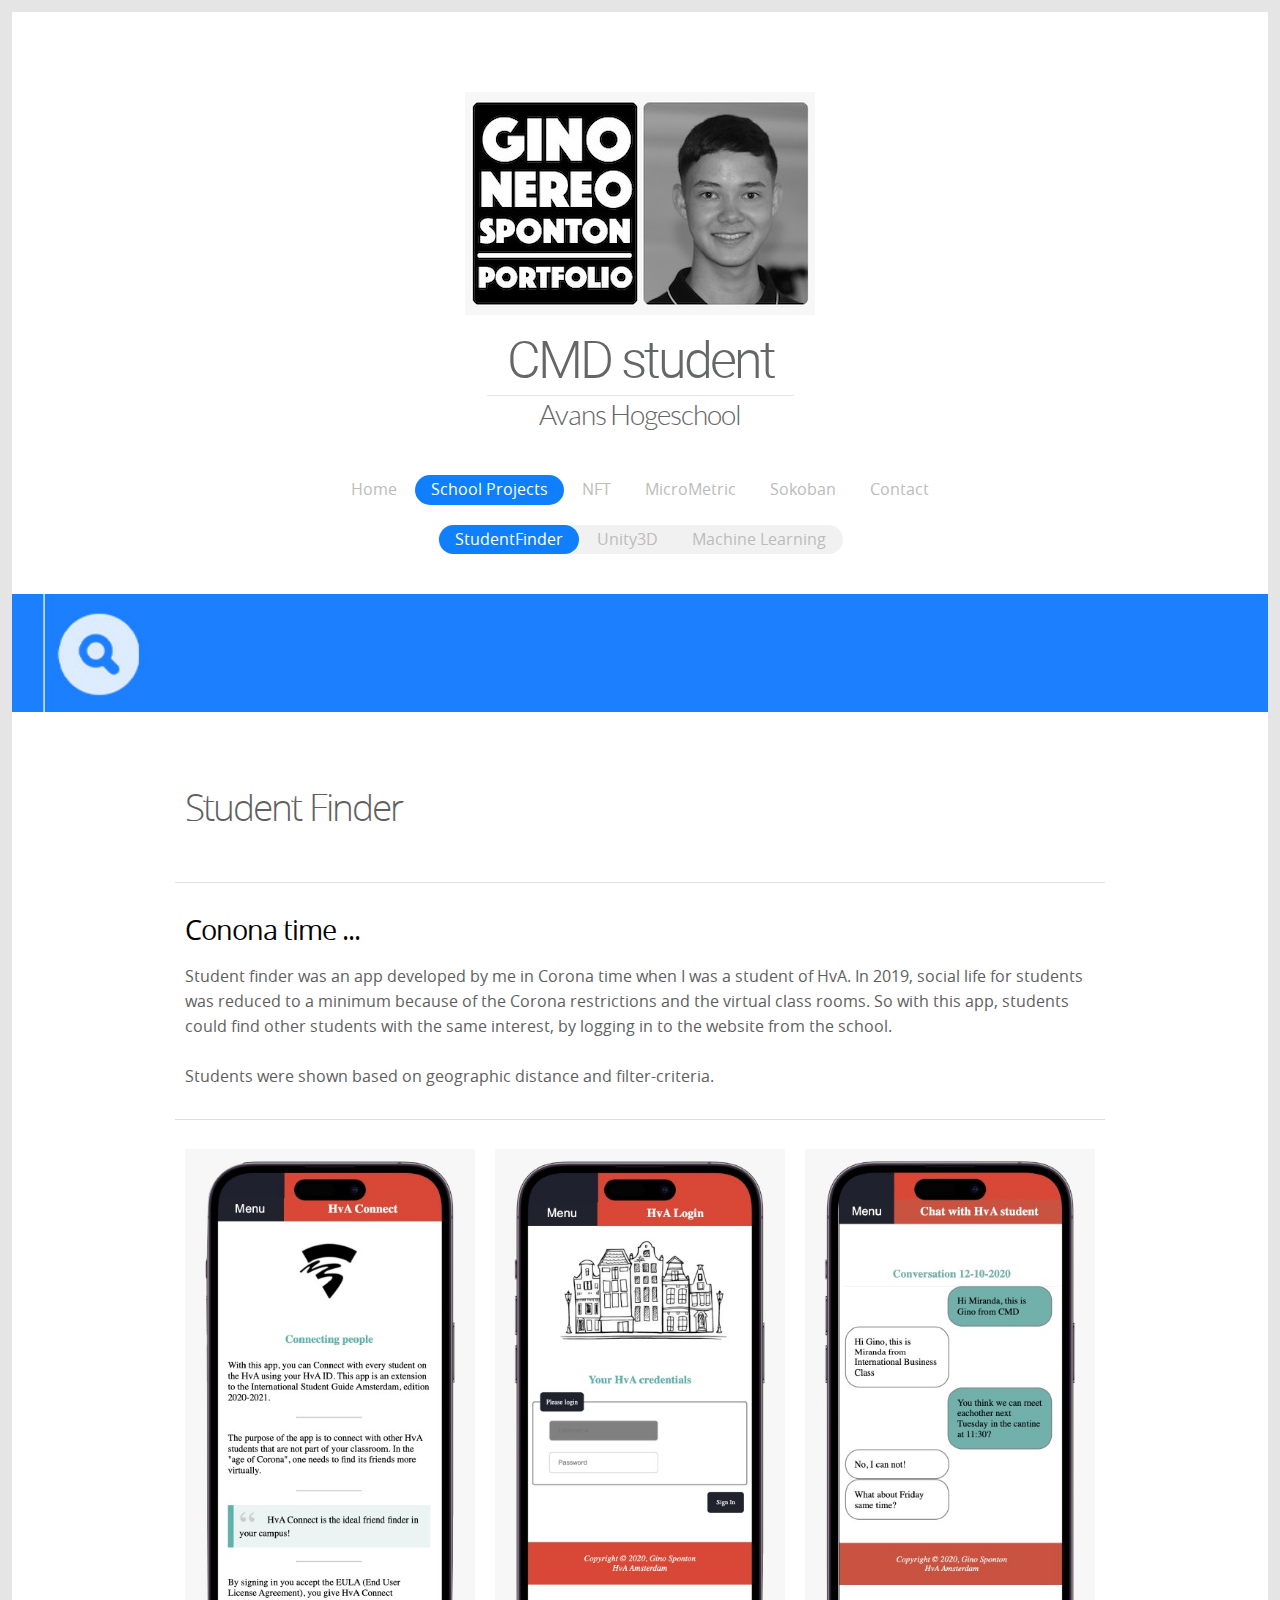
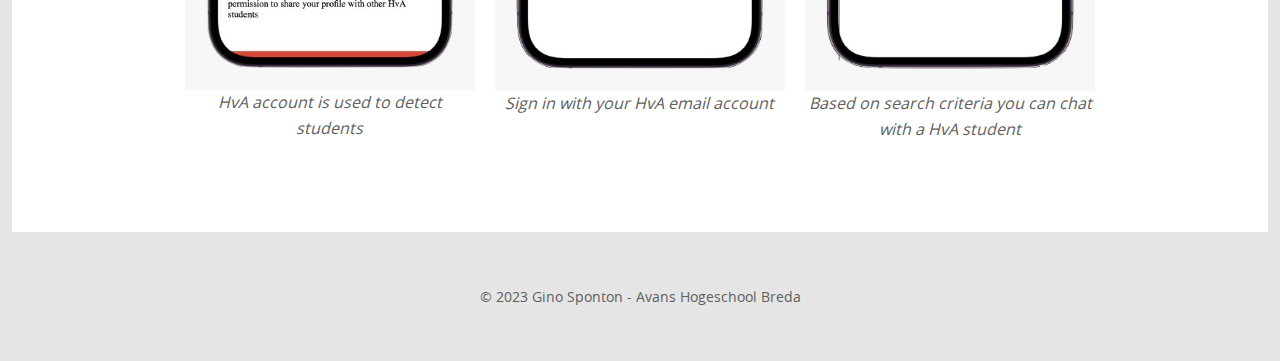
<file: schoolprojects/studentfinder/index.html>
<!DOCTYPE html>

	<head>
		<meta charset="utf-8" />

		
<meta http-equiv="Content-Type" content="text/html; charset=utf-8" />
		<meta name="robots" content="index, follow" />
		<meta name="generator" content="RapidWeaver" />
		
	<meta name="twitter:card" content="summary">
	<meta name="twitter:title" content="Student Finder">
	<meta name="twitter:url" content="http://ginosponton.com/schoolprojects/studentfinder/index.html">
	<meta property="og:type" content="website">
	<meta property="og:site_name" content="CMD student">
	<meta property="og:title" content="Student Finder">
	<meta property="og:url" content="http://ginosponton.com/schoolprojects/studentfinder/index.html">
		

	  <meta name="viewport" content="width=device-width" />

	  <title>Student Finder</title>

		<!-- CSS reset -->
	  <link rel="stylesheet" type="text/css" media="all" href="../../rw_common/themes/Geometric/consolidated-2.css?rwcache=696776305" />
		

		<!-- CSS for the Foundation.js framework that handles the responsive layout for the theme -->
	  

		<!-- Targets specific 3rd-party addons to make sure they work in the responsive environment of this theme. -->
	  

	  <!-- Theme's main CSS file -->
	  

	  <!-- Loads Font Awesome v4.0.3 CSS from CDN -->
	  

		<!-- RapidWeaver Color Picker Stylesheet -->
		

	  <!-- Theme specific media queries -->
		


		<script>
			/* Handles styling for custom banners using RapidWeaver's Resources area. */
			var banner1 = "../../resources/banner1.jpg";
			var banner2 = "../../resources/banner2.jpg";
			var banner3 = "../../resources/banner3.jpg";
			var banner4 = "../../resources/banner4.jpg";
			var banner5 = "../../resources/banner5.jpg";
			var banner6 = "../../resources/banner6.jpg";
			var banner7 = "../../resources/banner7.jpg";
			var banner8 = "../../resources/banner8.jpg";
			var banner9 = "../../resources/banner9.jpg";
			var banner10 = "../../resources/banner10.jpg";
			var banner11 = "../../resources/banner11.jpg";
			var banner12 = "../../resources/banner12.jpg";
			var banner13 = "../../resources/banner13.jpg";
			var banner14 = "../../resources/banner14.jpg";
			var banner15 = "../../resources/banner15.jpg";
			var stk_banner_1 = "../../rw_common/themes/Geometric/images/banners/stock1.jpg";
			var stk_banner_2 = "../../rw_common/themes/Geometric/images/banners/stock2.jpg";
			var stk_banner_3 = "../../rw_common/themes/Geometric/images/banners/stock3.jpg";
			var stk_banner_4 = "../../rw_common/themes/Geometric/images/banners/stock4.jpg";
			var stk_banner_5 = "../../rw_common/themes/Geometric/images/banners/stock5.jpg";
			var stk_banner_6 = "../../rw_common/themes/Geometric/images/banners/stock6.jpg";
			var stk_banner_7 = "../../rw_common/themes/Geometric/images/banners/stock7.jpg";
			var stk_banner_8 = "../../rw_common/themes/Geometric/images/banners/stock8.jpg";
			var stk_banner_9 = "../../rw_common/themes/Geometric/images/banners/stock9.jpg";
			var stk_banner_10 = "../../rw_common/themes/Geometric/images/banners/stock10.jpg";
			var stk_banner_11 = "../../rw_common/themes/Geometric/images/banners/stock11.jpg";
			var stk_banner_12 = "../../rw_common/themes/Geometric/images/banners/stock12.jpg";
			var stk_banner_13 = "../../rw_common/themes/Geometric/images/banners/stock13.jpg";
			var stk_banner_14 = "../../rw_common/themes/Geometric/images/banners/stock14.jpg";
			var stk_banner_15 = "../../rw_common/themes/Geometric/images/banners/stock15.jpg";
			var stk_banner_16 = "../../rw_common/themes/Geometric/images/banners/stock16.jpg";
			var stk_banner_17 = "../../rw_common/themes/Geometric/images/banners/stock17.jpg";
			var stk_banner_18 = "../../rw_common/themes/Geometric/images/banners/stock18.jpg";
			var stk_banner_19 = "../../rw_common/themes/Geometric/images/banners/stock19.jpg";
			var stk_banner_20 = "../../rw_common/themes/Geometric/images/banners/stock20.jpg";
			var stk_banner_21 = "../../rw_common/themes/Geometric/images/banners/stock21.jpg";
			var stk_banner_22 = "../../rw_common/themes/Geometric/images/banners/stock22.jpg";
			var stk_banner_23 = "../../rw_common/themes/Geometric/images/banners/stock23.jpg";
			var stk_banner_24 = "../../rw_common/themes/Geometric/images/banners/stock24.jpg";
			var stk_banner_25 = "../../rw_common/themes/Geometric/images/banners/stock25.jpg";
		</script>

		<!-- RapidWeaver's Javascript File -->
	  <script src="../../rw_common/themes/Geometric/javascript.js?rwcache=696776305"></script>

		<!-- jQuery 1.8 is included in the theme internally -->
	  <script src="../../rw_common/themes/Geometric/js/jquery.min.js?rwcache=696776305"></script>

	  <!-- Elixir specific javascript, along with jQuery Easing and a few other elements -->
	  <script src="../../rw_common/themes/Geometric/js/elixir.js?rwcache=696776305"></script>

		<!-- Theme variations -->
		<script src="../../rw_common/themes/Geometric/js/banner/banner7.js?rwcache=696776305"></script>
		<script src="../../rw_common/themes/Geometric/js/navigation/nav_toggle_three_bars.js?rwcache=696776305"></script>
		<script src="../../rw_common/themes/Geometric/js/sidebar/sidebar_hidden.js?rwcache=696776305"></script>
		

		<!-- Plugins insert their additional code here -->
				<link rel='stylesheet' type='text/css' media='all' href='../../rw_common/plugins/stacks/stacks.css?rwcache=696776305' />
		<link rel='stylesheet' type='text/css' media='all' href='files/stacks_page_page2.css?rwcache=696776305' />
        
        
        
        
		
        <meta name="formatter" content="Stacks v4.3.0 (6300)" >
		<meta class="stacks 4 stack version" id="ws.foundation.divider" name="Divider" content="6.11.3">
		


	  <!-- User defined custom javascript -->
		

	  <!-- User definied custom CSS -->
		


	</head>


	<body>

		<!-- Geometric v1.1.2 -->

		<div id="mobile_navigation_toggle">
			<i id="mobile_navigation_toggle_icon" class="fa"></i>
		</div>
		<nav id="mobile_navigation">
			<ul><li><a href="../../" rel="">Home</a></li><li><a href="../../schoolprojects/" rel="" class="currentAncestor parent">School Projects</a><ul><li><a href="./" rel="" class="current">StudentFinder</a></li><li><a href="../../schoolprojects/unity/" rel="">Unity3D</a></li><li><a href="../../schoolprojects/machinelearning/" rel="">Machine Learning</a></li></ul></li><li><a href="../../nft/" rel="">NFT</a></li><li><a href="../../micrometric/" rel="">MicroMetric</a></li><li><a href="../../sokoban/" rel="">Sokoban</a></li><li><a href="../../contact/" rel="">Contact</a></li></ul>
		</nav>

		<div id="site_wrapper">
			<!-- Header Section -->
			<header id="header" class="wrapper row site_width">
				<div class="large-12 columns">

					<!-- Site Logo -->
					<div id="logo"><img src="../../rw_common/images/d53f834b-d120-4dc6-98f6-25bfef8d9e34-1.jpg" width="350" height="223" alt="CMD student"/></div>

					<!-- Site Title & Slogan -->
					<h1 id="site_title">CMD student</h1>
					<h2 id="site_slogan">Avans Hogeschool</h2>


					<!-- Main Navigation -->
					<nav id="main_navigation">
						<ul><li><a href="../../" rel="">Home</a></li><li><a href="../../schoolprojects/" rel="" class="currentAncestor parent">School Projects</a><ul><li><a href="./" rel="" class="current">StudentFinder</a></li><li><a href="../../schoolprojects/unity/" rel="">Unity3D</a></li><li><a href="../../schoolprojects/machinelearning/" rel="">Machine Learning</a></li></ul></li><li><a href="../../nft/" rel="">NFT</a></li><li><a href="../../micrometric/" rel="">MicroMetric</a></li><li><a href="../../sokoban/" rel="">Sokoban</a></li><li><a href="../../contact/" rel="">Contact</a></li></ul>
					</nav>

					<!-- Main Navigation Children -->
					<nav id="secondary_navigation">
						<ul><li><a href="../../" rel="">Home</a></li><li><a href="../../schoolprojects/" rel="" class="currentAncestor parent">School Projects</a><ul><li><a href="./" rel="" class="current">StudentFinder</a></li><li><a href="../../schoolprojects/unity/" rel="">Unity3D</a></li><li><a href="../../schoolprojects/machinelearning/" rel="">Machine Learning</a></li></ul></li><li><a href="../../nft/" rel="">NFT</a></li><li><a href="../../micrometric/" rel="">MicroMetric</a></li><li><a href="../../sokoban/" rel="">Sokoban</a></li><li><a href="../../contact/" rel="">Contact</a></li></ul>
					</nav>

				</div>
			</header>

			<!-- Divider with Page Icon -->
			<div id="divider_icon"></div>

			<!-- Banner -->
			<div id="banner">
				<img class="banner_image" src="" alt="banner image" />
			</div>

			<div class="clearer"></div>

			<!-- ExtraContent Area 1 -->
			<div id="extraContent1">
				<div id="extrContent1_row" class="row site_width">
					<div id="extrContent1_columns" class="large-12 columns">
						<div id="extraContainer1"></div>
					</div>
				</div>
			</div>

			<div class="clearer"></div>

			<!-- ExtraContent Area 2 -->
			<div id="extraContent2">
				<div id="extrContent2_row" class="row site_width">
					<div id="extrContent2_columns" class="large-12 columns">
						<div id="extraContainer2"></div>
					</div>
				</div>
			</div>

			<div class="clearer"></div>

			<!-- Main Content area and Sidebar -->
			<div id="content_wrapper">
				<div class="row site_width">

					<!-- Main Content -->
					<div id="content" class="large-8 columns">
<div id='stacks_out_1' class='stacks_top'><div id='stacks_in_1' class=''><div id='stacks_out_23' class='stacks_out'><div id='stacks_in_23' class='stacks_in stack_stack'><div id='stacks_out_5' class='stacks_out'><div id='stacks_in_5' class='stacks_in com_yourhead_stack_header_stack'><h2>Student Finder</h2></div></div></div></div><hr class=""/> 
<div id='stacks_out_41' class='stacks_out'><div id='stacks_in_41' class='stacks_in stack_stack'><div id='stacks_out_55' class='stacks_out'><div id='stacks_in_55' class='stacks_in com_yourhead_stack_header_stack'><h3>Conona time ...</h3></div></div><div id='stacks_out_15' class='stacks_out'><div id='stacks_in_15' class='stacks_in text_stack'>Student finder was an app developed by me in Corona time when I was a student of HvA. In 2019, social life for students was reduced to a minimum because of the Corona restrictions and the virtual class rooms. So with this app, students could find other students with the same interest, by logging in to the website from the school.<br /><br />Students were shown based on geographic distance and filter-criteria.</div></div></div></div><hr class=""/> 
<div id='stacks_out_27' class='stacks_out'><div id='stacks_in_27' class='stacks_in com_yourhead_stacks_three_columns_stack'><div class='s3_row'>
	<div class='s3_column s3_column_left'><div id='stacks_out_31' class='stacks_out'><div id='stacks_in_31' class='stacks_in image_stack'>
<div class='centered_image' >
    <img class='imageStyle' src='files/stacks-image-9b97578.jpg' alt='Stacks Image 32' />
</div>

</div></div><div id='stacks_out_47' class='stacks_out'><div id='stacks_in_47' class='stacks_in text_stack'><p style="text-align:center;"><em>HvA account is used to detect students </em></p></div></div></div>
	<div class='s3_column s3_column_center'><div id='stacks_out_33' class='stacks_out'><div id='stacks_in_33' class='stacks_in image_stack'>
<div class='centered_image' >
    <img class='imageStyle' src='files/stacks-image-889be3d.jpg' alt='Stacks Image 34' />
</div>

</div></div><div id='stacks_out_51' class='stacks_out'><div id='stacks_in_51' class='stacks_in text_stack'><p style="text-align:center;"><em>Sign in with your HvA email account</em></p></div></div></div>
	<div class='s3_column s3_column_right'><div id='stacks_out_35' class='stacks_out'><div id='stacks_in_35' class='stacks_in image_stack'>
<div class='centered_image' >
    <img class='imageStyle' src='files/stacks-image-a4768a6.jpg' alt='Stacks Image 36' />
</div>

</div></div><div id='stacks_out_53' class='stacks_out'><div id='stacks_in_53' class='stacks_in text_stack'><p style="text-align:center;"><em>Based on search criteria you can chat with a HvA student</em></p></div></div></div>
</div></div></div></div></div>
</div>

					<!-- Sidebar -->
					<aside id="sidebar" class="large-4 columns">
						<h4></h4>
						
						<div id="archives">
							
						</div>
					</aside>

				</div>

				<div class="clearer"></div>

			</div>

			<!-- ExtraContent Area 3 -->
			<div id="extraContent3">
				<div id="extrContent3_row" class="row site_width">
					<div id="extrContent3_columns" class="large-12 columns">
						<div id="extraContainer3"></div>
					</div>
				</div>
			</div>

			<div class="clearer"></div>

			<!-- ExtraContent Area 4 & Footer-->
			<footer>
				<div id="extraContent4">
					<div class="row site_width">
						<div class="large-12 columns">
							<div id="extraContainer4"></div>
						</div>
					</div>
				</div>

				<div id="inner_footer">
					<div id="breadcrumb"></div>

					<!-- Social Badges -->
					<div id="social_badges"></div>

					<!-- RapidWeaver Footer info -->
					<div id="copyright">&copy; 2023 Gino Sponton - Avans Hogeschool Breda</div>
				</div>

			</footer>

		<!-- Scroll to Top button -->
		<div id="to_the_top">
			<i class="fa fa-angle-up"></i>
		</div>


		</div>  <!-- #site_wrapper -->

		<script>
			$elixir(window).load(function() {

			  if(!(/Android|iPhone|iPad|iPod|BlackBerry|Windows Phone/i).test(navigator.userAgent || navigator.vendor || window.opera)){
			      skrollr.init({
			          forceHeight: false
			      });
			  }

			});
		</script>

	</body>

</html lang="en">
</file>
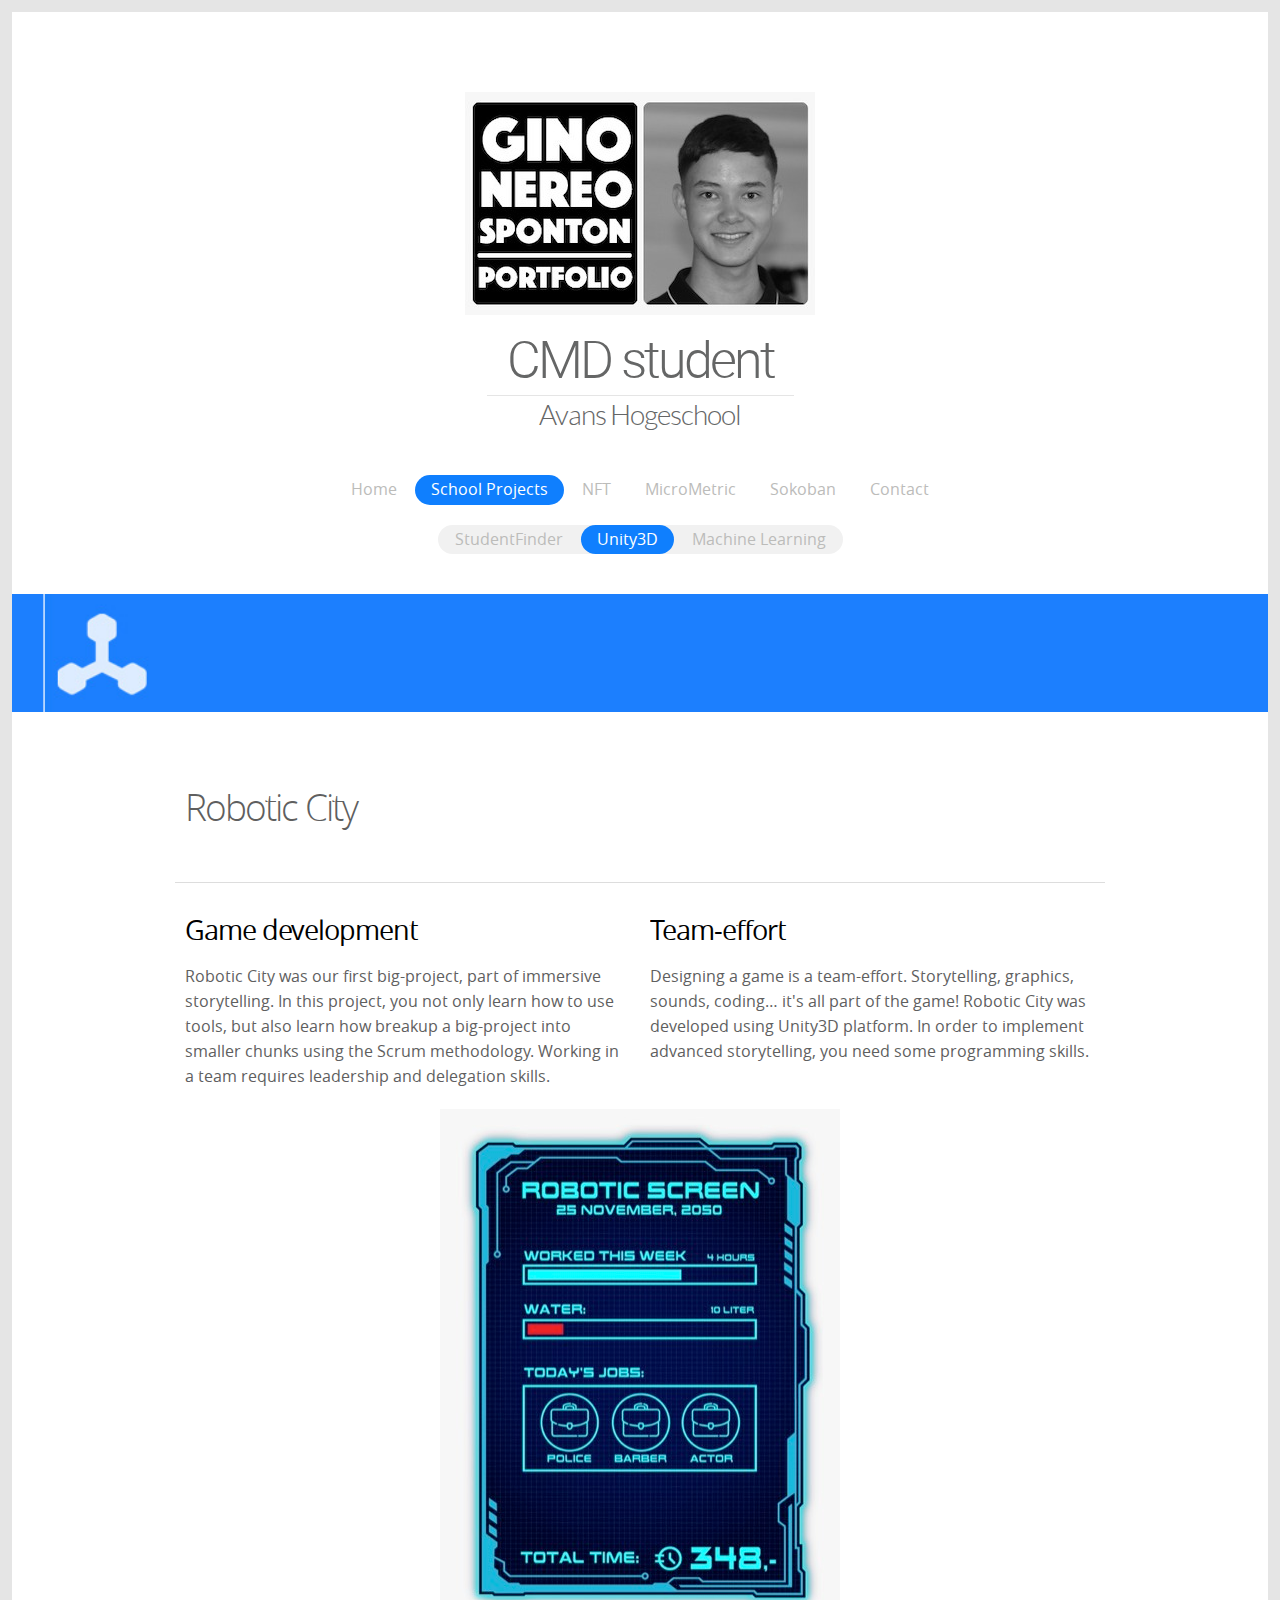
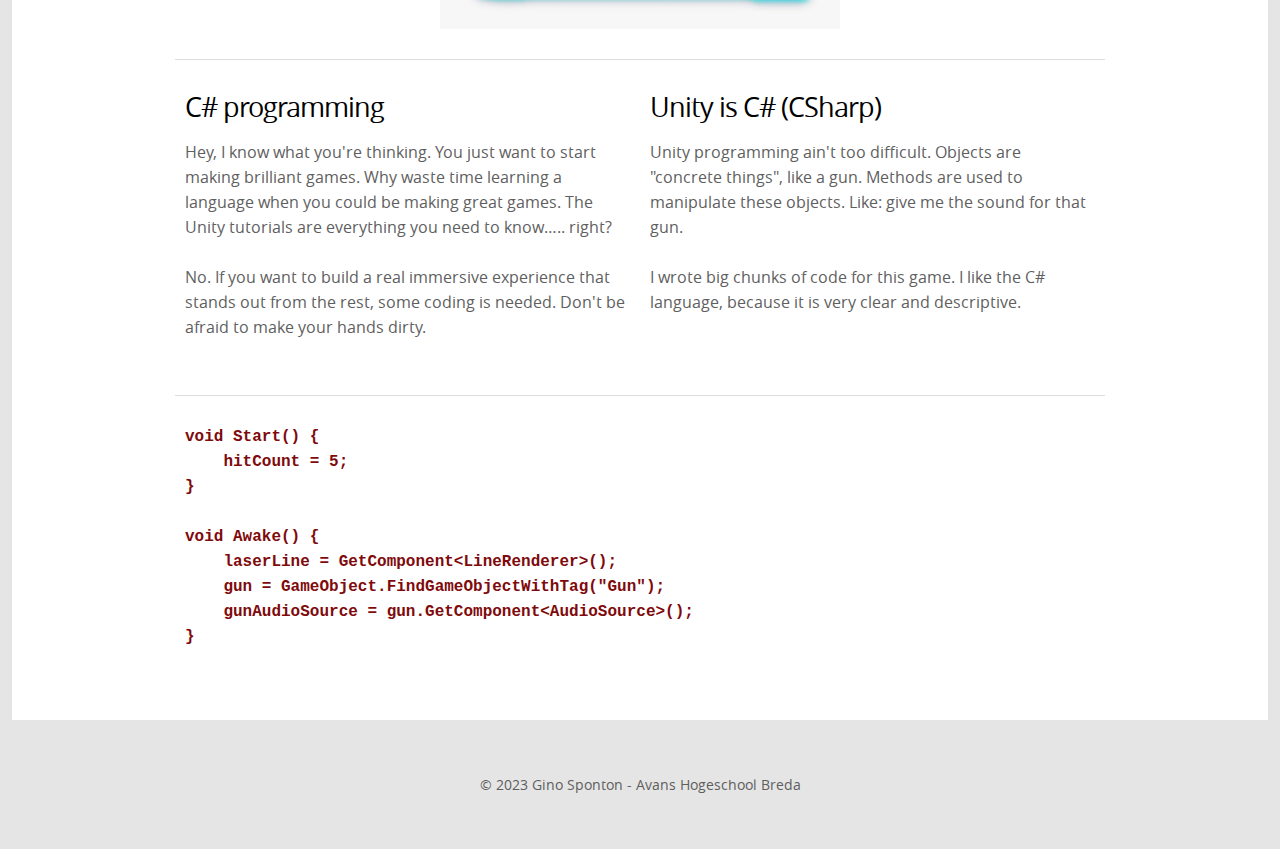
<file: schoolprojects/unity/index.html>
<!DOCTYPE html>

	<head>
		<meta charset="utf-8" />

		
<meta http-equiv="Content-Type" content="text/html; charset=utf-8" />
		<meta name="robots" content="index, follow" />
		<meta name="generator" content="RapidWeaver" />
		
	<meta name="twitter:card" content="summary">
	<meta name="twitter:title" content="3D Unity game development">
	<meta name="twitter:url" content="http://ginosponton.com/schoolprojects/unity/index.html">
	<meta property="og:type" content="website">
	<meta property="og:site_name" content="CMD student">
	<meta property="og:title" content="3D Unity game development">
	<meta property="og:url" content="http://ginosponton.com/schoolprojects/unity/index.html">
		

	  <meta name="viewport" content="width=device-width" />

	  <title>3D Unity game development</title>

		<!-- CSS reset -->
	  <link rel="stylesheet" type="text/css" media="all" href="../../rw_common/themes/Geometric/consolidated-3.css?rwcache=696776305" />
		

		<!-- CSS for the Foundation.js framework that handles the responsive layout for the theme -->
	  

		<!-- Targets specific 3rd-party addons to make sure they work in the responsive environment of this theme. -->
	  

	  <!-- Theme's main CSS file -->
	  

	  <!-- Loads Font Awesome v4.0.3 CSS from CDN -->
	  

		<!-- RapidWeaver Color Picker Stylesheet -->
		

	  <!-- Theme specific media queries -->
		


		<script>
			/* Handles styling for custom banners using RapidWeaver's Resources area. */
			var banner1 = "../../resources/banner1.jpg";
			var banner2 = "../../resources/banner2.jpg";
			var banner3 = "../../resources/banner3.jpg";
			var banner4 = "../../resources/banner4.jpg";
			var banner5 = "../../resources/banner5.jpg";
			var banner6 = "../../resources/banner6.jpg";
			var banner7 = "../../resources/banner7.jpg";
			var banner8 = "../../resources/banner8.jpg";
			var banner9 = "../../resources/banner9.jpg";
			var banner10 = "../../resources/banner10.jpg";
			var banner11 = "../../resources/banner11.jpg";
			var banner12 = "../../resources/banner12.jpg";
			var banner13 = "../../resources/banner13.jpg";
			var banner14 = "../../resources/banner14.jpg";
			var banner15 = "../../resources/banner15.jpg";
			var stk_banner_1 = "../../rw_common/themes/Geometric/images/banners/stock1.jpg";
			var stk_banner_2 = "../../rw_common/themes/Geometric/images/banners/stock2.jpg";
			var stk_banner_3 = "../../rw_common/themes/Geometric/images/banners/stock3.jpg";
			var stk_banner_4 = "../../rw_common/themes/Geometric/images/banners/stock4.jpg";
			var stk_banner_5 = "../../rw_common/themes/Geometric/images/banners/stock5.jpg";
			var stk_banner_6 = "../../rw_common/themes/Geometric/images/banners/stock6.jpg";
			var stk_banner_7 = "../../rw_common/themes/Geometric/images/banners/stock7.jpg";
			var stk_banner_8 = "../../rw_common/themes/Geometric/images/banners/stock8.jpg";
			var stk_banner_9 = "../../rw_common/themes/Geometric/images/banners/stock9.jpg";
			var stk_banner_10 = "../../rw_common/themes/Geometric/images/banners/stock10.jpg";
			var stk_banner_11 = "../../rw_common/themes/Geometric/images/banners/stock11.jpg";
			var stk_banner_12 = "../../rw_common/themes/Geometric/images/banners/stock12.jpg";
			var stk_banner_13 = "../../rw_common/themes/Geometric/images/banners/stock13.jpg";
			var stk_banner_14 = "../../rw_common/themes/Geometric/images/banners/stock14.jpg";
			var stk_banner_15 = "../../rw_common/themes/Geometric/images/banners/stock15.jpg";
			var stk_banner_16 = "../../rw_common/themes/Geometric/images/banners/stock16.jpg";
			var stk_banner_17 = "../../rw_common/themes/Geometric/images/banners/stock17.jpg";
			var stk_banner_18 = "../../rw_common/themes/Geometric/images/banners/stock18.jpg";
			var stk_banner_19 = "../../rw_common/themes/Geometric/images/banners/stock19.jpg";
			var stk_banner_20 = "../../rw_common/themes/Geometric/images/banners/stock20.jpg";
			var stk_banner_21 = "../../rw_common/themes/Geometric/images/banners/stock21.jpg";
			var stk_banner_22 = "../../rw_common/themes/Geometric/images/banners/stock22.jpg";
			var stk_banner_23 = "../../rw_common/themes/Geometric/images/banners/stock23.jpg";
			var stk_banner_24 = "../../rw_common/themes/Geometric/images/banners/stock24.jpg";
			var stk_banner_25 = "../../rw_common/themes/Geometric/images/banners/stock25.jpg";
		</script>

		<!-- RapidWeaver's Javascript File -->
	  <script src="../../rw_common/themes/Geometric/javascript.js?rwcache=696776305"></script>

		<!-- jQuery 1.8 is included in the theme internally -->
	  <script src="../../rw_common/themes/Geometric/js/jquery.min.js?rwcache=696776305"></script>

	  <!-- Elixir specific javascript, along with jQuery Easing and a few other elements -->
	  <script src="../../rw_common/themes/Geometric/js/elixir.js?rwcache=696776305"></script>

		<!-- Theme variations -->
		<script src="../../rw_common/themes/Geometric/js/banner/banner8.js?rwcache=696776305"></script>
		<script src="../../rw_common/themes/Geometric/js/navigation/nav_toggle_three_bars.js?rwcache=696776305"></script>
		<script src="../../rw_common/themes/Geometric/js/sidebar/sidebar_hidden.js?rwcache=696776305"></script>
		

		<!-- Plugins insert their additional code here -->
				<link rel='stylesheet' type='text/css' media='all' href='../../rw_common/plugins/stacks/stacks.css?rwcache=696776305' />
		<link rel='stylesheet' type='text/css' media='all' href='files/stacks_page_page3.css?rwcache=696776305' />
        
        
        
        
		
        <meta name="formatter" content="Stacks v4.3.0 (6300)" >
		<meta class="stacks 4 stack version" id="ws.foundation.divider" name="Divider" content="6.11.3">
		


	  <!-- User defined custom javascript -->
		

	  <!-- User definied custom CSS -->
		


	</head>


	<body>

		<!-- Geometric v1.1.2 -->

		<div id="mobile_navigation_toggle">
			<i id="mobile_navigation_toggle_icon" class="fa"></i>
		</div>
		<nav id="mobile_navigation">
			<ul><li><a href="../../" rel="">Home</a></li><li><a href="../../schoolprojects/" rel="" class="currentAncestor parent">School Projects</a><ul><li><a href="../../schoolprojects/studentfinder/" rel="">StudentFinder</a></li><li><a href="./" rel="" class="current">Unity3D</a></li><li><a href="../../schoolprojects/machinelearning/" rel="">Machine Learning</a></li></ul></li><li><a href="../../nft/" rel="">NFT</a></li><li><a href="../../micrometric/" rel="">MicroMetric</a></li><li><a href="../../sokoban/" rel="">Sokoban</a></li><li><a href="../../contact/" rel="">Contact</a></li></ul>
		</nav>

		<div id="site_wrapper">
			<!-- Header Section -->
			<header id="header" class="wrapper row site_width">
				<div class="large-12 columns">

					<!-- Site Logo -->
					<div id="logo"><img src="../../rw_common/images/d53f834b-d120-4dc6-98f6-25bfef8d9e34-1.jpg" width="350" height="223" alt="CMD student"/></div>

					<!-- Site Title & Slogan -->
					<h1 id="site_title">CMD student</h1>
					<h2 id="site_slogan">Avans Hogeschool</h2>


					<!-- Main Navigation -->
					<nav id="main_navigation">
						<ul><li><a href="../../" rel="">Home</a></li><li><a href="../../schoolprojects/" rel="" class="currentAncestor parent">School Projects</a><ul><li><a href="../../schoolprojects/studentfinder/" rel="">StudentFinder</a></li><li><a href="./" rel="" class="current">Unity3D</a></li><li><a href="../../schoolprojects/machinelearning/" rel="">Machine Learning</a></li></ul></li><li><a href="../../nft/" rel="">NFT</a></li><li><a href="../../micrometric/" rel="">MicroMetric</a></li><li><a href="../../sokoban/" rel="">Sokoban</a></li><li><a href="../../contact/" rel="">Contact</a></li></ul>
					</nav>

					<!-- Main Navigation Children -->
					<nav id="secondary_navigation">
						<ul><li><a href="../../" rel="">Home</a></li><li><a href="../../schoolprojects/" rel="" class="currentAncestor parent">School Projects</a><ul><li><a href="../../schoolprojects/studentfinder/" rel="">StudentFinder</a></li><li><a href="./" rel="" class="current">Unity3D</a></li><li><a href="../../schoolprojects/machinelearning/" rel="">Machine Learning</a></li></ul></li><li><a href="../../nft/" rel="">NFT</a></li><li><a href="../../micrometric/" rel="">MicroMetric</a></li><li><a href="../../sokoban/" rel="">Sokoban</a></li><li><a href="../../contact/" rel="">Contact</a></li></ul>
					</nav>

				</div>
			</header>

			<!-- Divider with Page Icon -->
			<div id="divider_icon"></div>

			<!-- Banner -->
			<div id="banner">
				<img class="banner_image" src="" alt="banner image" />
			</div>

			<div class="clearer"></div>

			<!-- ExtraContent Area 1 -->
			<div id="extraContent1">
				<div id="extrContent1_row" class="row site_width">
					<div id="extrContent1_columns" class="large-12 columns">
						<div id="extraContainer1"></div>
					</div>
				</div>
			</div>

			<div class="clearer"></div>

			<!-- ExtraContent Area 2 -->
			<div id="extraContent2">
				<div id="extrContent2_row" class="row site_width">
					<div id="extrContent2_columns" class="large-12 columns">
						<div id="extraContainer2"></div>
					</div>
				</div>
			</div>

			<div class="clearer"></div>

			<!-- Main Content area and Sidebar -->
			<div id="content_wrapper">
				<div class="row site_width">

					<!-- Main Content -->
					<div id="content" class="large-8 columns">
<div id='stacks_out_1' class='stacks_top'><div id='stacks_in_1' class=''><div id='stacks_out_102' class='stacks_out'><div id='stacks_in_102' class='stacks_in stack_stack'><div id='stacks_out_58' class='stacks_out'><div id='stacks_in_58' class='stacks_in com_yourhead_stack_header_stack'><h2>Robotic City
</h2></div></div></div></div><hr class=""/> 
<div id='stacks_out_10' class='stacks_out'><div id='stacks_in_10' class='stacks_in com_yourhead_stacks_two_columns_stack'><div class='s3_row'>
	<div class='s3_column s3_column_left'><div id='stacks_out_4' class='stacks_out'><div id='stacks_in_4' class='stacks_in com_yourhead_stack_header_stack'><h3>Game development
</h3></div></div><div id='stacks_out_11' class='stacks_out'><div id='stacks_in_11' class='stacks_in text_stack'>Robotic City was our first big-project, part of immersive storytelling. In this project, you not only learn how to use tools, but also learn how breakup a big-project into smaller chunks using the Scrum methodology. Working in a team requires leadership and delegation skills.</div></div></div>
	<div class='s3_column s3_column_right'><div id='stacks_out_48' class='stacks_out'><div id='stacks_in_48' class='stacks_in com_yourhead_stack_header_stack'><h3>Team-effort</h3></div></div><div id='stacks_out_46' class='stacks_out'><div id='stacks_in_46' class='stacks_in text_stack'>Designing a game is a team-effort. Storytelling, graphics, sounds, coding&hellip; it's all part of the game! Robotic City was developed using Unity3D platform. In order to implement advanced storytelling, you need some programming skills.</div></div></div>
</div></div></div><div id='stacks_out_98' class='stacks_out'><div id='stacks_in_98' class='stacks_in stack_stack'><div id='stacks_out_100' class='stacks_out'><div id='stacks_in_100' class='stacks_in image_stack'>
<div class='centered_image' >
    <img class='imageStyle' src='files/stacks-image-ed117a2-400x520.jpg' alt='Stacks Image 101' />
</div>

</div></div></div></div><hr class=""/> 
<div id='stacks_out_73' class='stacks_out'><div id='stacks_in_73' class='stacks_in com_yourhead_stacks_two_columns_stack'><div class='s3_row'>
	<div class='s3_column s3_column_left'><div id='stacks_out_71' class='stacks_out'><div id='stacks_in_71' class='stacks_in com_yourhead_stack_header_stack'><h3>C# programming</h3></div></div><div id='stacks_out_76' class='stacks_out'><div id='stacks_in_76' class='stacks_in text_stack'>Hey, I know what you're thinking. You just want to start making brilliant games. Why waste time learning a language when you could be making great games. The Unity tutorials are everything you need to know&hellip;.. right?<br /><br />No. If you want to build a real immersive experience that stands out from the rest, some coding is needed. Don't be afraid to make your hands dirty. </div></div></div>
	<div class='s3_column s3_column_right'><div id='stacks_out_78' class='stacks_out'><div id='stacks_in_78' class='stacks_in com_yourhead_stack_header_stack'><h3>Unity is C# (CSharp)</h3></div></div><div id='stacks_out_82' class='stacks_out'><div id='stacks_in_82' class='stacks_in text_stack'>Unity programming ain't too difficult. Objects are "concrete things", like a gun. Methods are used to manipulate these objects. Like: give me the sound for that gun. <br /><br />I wrote big chunks of code for this game. I like the C# language, because it is very clear and descriptive.<br /><br /><br /></div></div></div>
</div></div></div><hr class=""/> 
<div id='stacks_out_92' class='stacks_out'><div id='stacks_in_92' class='stacks_in stack_stack'><div id='stacks_out_94' class='stacks_out'><div id='stacks_in_94' class='stacks_in markdown_stack'><pre><code class="csharp">void Start() {
    hitCount = 5;
}

void Awake() {
    laserLine = GetComponent&lt;LineRenderer&gt;();
    gun = GameObject.FindGameObjectWithTag(&quot;Gun&quot;);
    gunAudioSource = gun.GetComponent&lt;AudioSource&gt;();
}
</code></pre></div></div></div></div></div></div>
</div>

					<!-- Sidebar -->
					<aside id="sidebar" class="large-4 columns">
						<h4></h4>
						
						<div id="archives">
							
						</div>
					</aside>

				</div>

				<div class="clearer"></div>

			</div>

			<!-- ExtraContent Area 3 -->
			<div id="extraContent3">
				<div id="extrContent3_row" class="row site_width">
					<div id="extrContent3_columns" class="large-12 columns">
						<div id="extraContainer3"></div>
					</div>
				</div>
			</div>

			<div class="clearer"></div>

			<!-- ExtraContent Area 4 & Footer-->
			<footer>
				<div id="extraContent4">
					<div class="row site_width">
						<div class="large-12 columns">
							<div id="extraContainer4"></div>
						</div>
					</div>
				</div>

				<div id="inner_footer">
					<div id="breadcrumb"></div>

					<!-- Social Badges -->
					<div id="social_badges"></div>

					<!-- RapidWeaver Footer info -->
					<div id="copyright">&copy; 2023 Gino Sponton - Avans Hogeschool Breda</div>
				</div>

			</footer>

		<!-- Scroll to Top button -->
		<div id="to_the_top">
			<i class="fa fa-angle-up"></i>
		</div>


		</div>  <!-- #site_wrapper -->

		<script>
			$elixir(window).load(function() {

			  if(!(/Android|iPhone|iPad|iPod|BlackBerry|Windows Phone/i).test(navigator.userAgent || navigator.vendor || window.opera)){
			      skrollr.init({
			          forceHeight: false
			      });
			  }

			});
		</script>

	</body>

</html lang="en">
</file>
<file: rw_common/themes/Geometric/consolidated-0.css>
@media only screen {body {  color: #5F5F5F;}.blog-entry-date:before,.blog-entry-comments:before,.blog-archive-link-enabled:before,.blog-archive-link-disabled:before,.blog-category-link-enabled:before,.blog-category-link-disabled:before,a.blog-rss-link:before,.blog-read-more:before,.blog-archive-link a:before,.blog-entry-tags:before  {  color: #A6A6A6;}a, a:visited {  color: #4489A6;}a:hover, a:active {  color: #366D84;}#site_wrapper {  border-color: #E5E5E5;  background-color: #FFFFFF;}#mobile_navigation {  background-color: #D9D9D9;}nav#mobile_navigation>ul>li a {  border-top-color: #C3C3C3;}nav#mobile_navigation>ul>li:last-child>a {  border-bottom-color: #C3C3C3;}nav#mobile_navigation a,nav#mobile_navigation a:visited {  color: #615E5E;}nav#mobile_navigation a:hover,nav#mobile_navigation a:active,nav#mobile_navigation a.current,nav#mobile_navigation ul > li.hasChild > a#current {  background-color: #0F7FFE;  color: #FEFFFF;}#mobile_navigation ul ul {  background-color: #CECECE;}#mobile_navigation_toggle {    background-color: #E5E5E5;    color: #615E5E;}h1#site_title {  color: #656666;}h1#site_title {  border-bottom-color: #E5E5E5;}h2#site_slogan {  color: #656666;}nav#main_navigation a,nav#main_navigation a:visited {  color: #BCBCBA;}nav#secondary_navigation a,nav#secondary_navigation a:visited {  color: #BCBCBA;}nav#main_navigation a.current,nav#main_navigation a.currentAncestor,nav#main_navigation a:hover,nav#main_navigation>ul>li.hasChild>a#current,nav#secondary_navigation a.current,nav#secondary_navigation a.currentAncestor,nav#secondary_navigation a:hover {  background-color: #0F7FFE;  color: #FFFFFF;}nav#secondary_navigation ul ul {  background-color: #F1F1F1;}footer {  background-color: #E5E5E5;  color: #5F5F5F;}footer a,footer a:visited {  color: #4489A6;}footer a:hover,footer a:active {  color: #366D84;}ul.blog-tag-cloud a,ul.blog-tag-cloud a:visited,ul.blog-tag-cloud a:link {  color: #FFFFFF;  background-color: #4489A6;}ul.blog-tag-cloud a:hover,ul.blog-tag-cloud a:active {  background-color: #366D84;}#extraContent1 {  background-color: #FFFFFF;  color: #5F5F5F;}#extraContent1 a,#extraContent1 a:visited {  color: #4489A6;}#extraContent1 a:hover,#extraContent1 a:active {  color: #366D84;}#extraContent2 {  background-color: #F2F4F5;  color: #5F5F5F;}#extraContent2 a,#extraContent2 a:visited {  color: #4489A6;}#extraContent2 a:hover,#extraContent2 a:active {  color: #366D84;}#extraContent3 {  background-color: #F2F4F5;  color: #5F5F5F;}#extraContent3 a,#extraContent3 a:visited {  color: #4489A6;}#extraContent3 a:hover,#extraContent3 a:active {  color: #366D84;}#social_badges a,#social_badges a:visited {  color: #E5E5E5;  background-color: #4489A6;}#social_badges a:hover,#social_badges a:active {  background-color: #366D84;}#to_the_top {  background-color: #E5E5E5;  color: #5F5F5F;  border-top-color: #CECECE}h1.blog-entry-title a,h1.blog-entry-title a:visited {  color: #5F5F5F;}h1.blog-entry-title a:hover,h1.blog-entry-title a:active {  color: #4C4C4C;}.row {max-width: 960px;}#site_wrapper {  padding-top: 80px;}@media only screen and (max-width: 768px) {#site_wrapper{  padding-top: 20px;}}h1#site_title {  font-family: "Roboto", sans-serif;  font-weight: 100;}h2#site_slogan,#slogan_in_banner h2 {  font-family: "Lato", sans-serif;  font-weight: 300;}h1.blog-entry-title a {  font-family: "Lato", sans-serif;  font-weight: 300;}#divider_icon {display: none;}nav#main_navigation,nav#secondary_navigation,nav#mobile_navigation {  font-family: "Open Sans", sans-serif;  font-weight: 400;  font-weight: normal;}nav#main_navigation a.current,nav#main_navigation a.currentAncestor,nav#main_navigation a:hover,nav#main_navigation>ul>li.hasChild>a#current,nav#secondary_navigation a.current,nav#secondary_navigation a.currentAncestor,nav#secondary_navigation a:hover {  border-radius: 20px;}nav#secondary_navigation ul ul {  border-radius: 20px;}
}

/*! normalize.css v2.1.0 | MIT License | git.io/normalize *//* ==========================================================================   HTML5 display definitions   ========================================================================== *//** * Correct `block` display not defined in IE 8/9. */article,aside,details,figcaption,figure,footer,header,hgroup,main,nav,section,summary {    display: block;}/** * Correct `inline-block` display not defined in IE 8/9. */audio,canvas,video {    display: inline-block;}/** * Prevent modern browsers from displaying `audio` without controls. * Remove excess height in iOS 5 devices. */audio:not([controls]) {    display: none;    height: 0;}/** * Address styling not present in IE 8/9. */[hidden] {    display: none;}/* ==========================================================================   Base   ========================================================================== *//** * 1. Set default font family to sans-serif. * 2. Prevent iOS text size adjust after orientation change, without disabling *    user zoom. */html {    font-family: sans-serif; /* 1 */    -webkit-text-size-adjust: 100%; /* 2 */    -ms-text-size-adjust: 100%; /* 2 */}/** * Remove default margin. */body {    margin: 0;}/* ==========================================================================   Links   ========================================================================== *//** * Address `outline` inconsistency between Chrome and other browsers. */a:focus {    outline: thin dotted;}/** * Improve readability when focused and also mouse hovered in all browsers. */a:active,a:hover {    outline: 0;}/** * Address styling not present in IE 8/9, Safari 5, and Chrome. */abbr[title] {    border-bottom: 1px dotted;}/** * Address style set to `bolder` in Firefox 4+, Safari 5, and Chrome. */b,strong {    font-weight: bold;}/** * Address styling not present in Safari 5 and Chrome. */dfn {    font-style: italic;}/** * Address differences between Firefox and other browsers. */hr {    -moz-box-sizing: content-box;    box-sizing: content-box;    height: 0;}/** * Address styling not present in IE 8/9. */mark {    background: #ff0;    color: #000;}/** * Correct font family set oddly in Safari 5 and Chrome. */code,kbd,pre,samp {    font-family: monospace, serif;    font-size: 1em;}/** * Improve readability of pre-formatted text in all browsers. */pre {    white-space: pre-wrap;}/** * Set consistent quote types. */q {    quotes: "\201C" "\201D" "\2018" "\2019";}/** * Address inconsistent and variable font size in all browsers. */small {    font-size: 80%;}/** * Prevent `sub` and `sup` affecting `line-height` in all browsers. */sub,sup {    font-size: 75%;    line-height: 0;    position: relative;    vertical-align: baseline;}sup {    top: -0.5em;}sub {    bottom: -0.25em;}/* ==========================================================================   Embedded content   ========================================================================== *//** * Remove border when inside `a` element in IE 8/9. */img {    border: 0;}/** * Correct overflow displayed oddly in IE 9. */svg:not(:root) {    overflow: hidden;}/* ==========================================================================   Figures   ========================================================================== *//** * Address margin not present in IE 8/9 and Safari 5. */figure {    margin: 0;}/* ==========================================================================   Forms   ========================================================================== *//** * Define consistent border, margin, and padding. */fieldset {    border: 1px solid #c0c0c0;    margin: 0 2px;    padding: 0.35em 0.625em 0.75em;}/** * 1. Correct `color` not being inherited in IE 8/9. * 2. Remove padding so people aren't caught out if they zero out fieldsets. */legend {    border: 0; /* 1 */    padding: 0; /* 2 */}/** * 1. Correct font family not being inherited in all browsers. * 2. Correct font size not being inherited in all browsers. * 3. Address margins set differently in Firefox 4+, Safari 5, and Chrome. */button,input,select,textarea {    font-family: inherit; /* 1 */    font-size: 100%; /* 2 */    margin: 0; /* 3 */}/** * Address Firefox 4+ setting `line-height` on `input` using `!important` in * the UA stylesheet. */button,input {    line-height: normal;}/** * Address inconsistent `text-transform` inheritance for `button` and `select`. * All other form control elements do not inherit `text-transform` values. * Correct `button` style inheritance in Chrome, Safari 5+, and IE 8+. * Correct `select` style inheritance in Firefox 4+ and Opera. */button,select {    text-transform: none;}/** * 1. Avoid the WebKit bug in Android 4.0.* where (2) destroys native `audio` *    and `video` controls. * 2. Correct inability to style clickable `input` types in iOS. * 3. Improve usability and consistency of cursor style between image-type *    `input` and others. *//*button,html input[type="button"], input[type="reset"],input[type="submit"] {    -webkit-appearance: button;     cursor: pointer; }*//** * Re-set default cursor for disabled elements. */button[disabled],html input[disabled] {    cursor: default;}/** * 1. Address box sizing set to `content-box` in IE 8/9. * 2. Remove excess padding in IE 8/9. */input[type="checkbox"],input[type="radio"] {    box-sizing: border-box; /* 1 */    padding: 0; /* 2 */}/** * 1. Address `appearance` set to `searchfield` in Safari 5 and Chrome. * 2. Address `box-sizing` set to `border-box` in Safari 5 and Chrome *    (include `-moz` to future-proof). */input[type="search"] {    -webkit-appearance: textfield; /* 1 */    -moz-box-sizing: content-box;    -webkit-box-sizing: content-box; /* 2 */    box-sizing: content-box;}/** * Remove inner padding and search cancel button in Safari 5 and Chrome * on OS X. */input[type="search"]::-webkit-search-cancel-button,input[type="search"]::-webkit-search-decoration {    -webkit-appearance: none;}/** * Remove inner padding and border in Firefox 4+. */button::-moz-focus-inner,input::-moz-focus-inner {    border: 0;    padding: 0;}/** * 1. Remove default vertical scrollbar in IE 8/9. * 2. Improve readability and alignment in all browsers. */textarea {    overflow: auto; /* 1 */    vertical-align: top; /* 2 */}/* ==========================================================================   Tables   ========================================================================== *//** * Remove most spacing between table cells. */table {    border-collapse: collapse;    border-spacing: 0;}*,*:before,*:after {  -moz-box-sizing: border-box;  -webkit-box-sizing: border-box;  box-sizing: border-box; }#content * {  -moz-box-sizing: content-box;  -webkit-box-sizing: content-box;  box-sizing: content-box;}#content .row, #content .columns {  -moz-box-sizing: border-box;  -webkit-box-sizing: border-box;  box-sizing: border-box;}html,body {  font-size: 100%; }body {  background: #fff;  color: #222222;  padding: 0;  margin: 0;  font-family: "Helvetica Neue", "Helvetica", Helvetica, Arial, sans-serif;  font-weight: normal;  font-style: normal;  line-height: 1;  position: relative; }a:focus {  outline: none; }img,object,embed {  max-width: 100%;  height: auto; }object,embed {  height: 100%; }img {  -ms-interpolation-mode: bicubic; }#map_canvas img,#map_canvas embed,#map_canvas object,.map_canvas img,.map_canvas embed,.map_canvas object {  max-width: none !important; }.left {  float: left !important; }.right {  float: right !important; }.text-left {  text-align: left !important; }.text-right {  text-align: right !important; }.text-center {  text-align: center !important; }.text-justify {  text-align: justify !important; }.hide {  display: none; }.antialiased {  -webkit-font-smoothing: antialiased; }img {  display: inline-block; }textarea {  height: auto;  min-height: 50px; }select {  width: 100%; }/* Grid HTML Classes */.row {  width: 100%;  margin-left: auto;  margin-right: auto;  margin-top: 0;  margin-bottom: 0;  max-width: 62.5em;  *zoom: 1; }  .row:before, .row:after {    content: " ";    display: table; }  .row:after {    clear: both; }  .row .columns {    position: relative;    padding-left: 0.9375em;    padding-right: 0.9375em;    width: 100%;    float: left; }  .row.collapse .columns {    position: relative;    padding-left: 0;    padding-right: 0;    float: left; }  .row .row {    width: auto;    margin-left: -0.9375em;    margin-right: -0.9375em;    margin-top: 0;    margin-bottom: 0;    max-width: none;    *zoom: 1; }    .row .row:before, .row .row:after {      content: " ";      display: table; }    .row .row:after {      clear: both; }    .row .row.collapse {      width: auto;      margin: 0;      max-width: none;      *zoom: 1; }      .row .row.collapse:before, .row .row.collapse:after {        content: " ";        display: table; }      .row .row.collapse:after {        clear: both; }@media only screen {  .row .columns {    position: relative;    padding-left: 0.9375em;    padding-right: 0.9375em;    float: left; }  .row .small-1 {    position: relative;    width: 8.33333%; }  .row .small-2 {    position: relative;    width: 16.66667%; }  .row .small-3 {    position: relative;    width: 25%; }  .row .small-4 {    position: relative;    width: 33.33333%; }  .row .small-5 {    position: relative;    width: 41.66667%; }  .row .small-6 {    position: relative;    width: 50%; }  .row .small-7 {    position: relative;    width: 58.33333%; }  .row .small-8 {    position: relative;    width: 66.66667%; }  .row .small-9 {    position: relative;    width: 75%; }  .row .small-10 {    position: relative;    width: 83.33333%; }  .row .small-11 {    position: relative;    width: 91.66667%; }  .row .small-12 {    position: relative;    width: 100%; }  .row .small-offset-1 {    position: relative;    margin-left: 8.33333%; }  .row .small-offset-2 {    position: relative;    margin-left: 16.66667%; }  .row .small-offset-3 {    position: relative;    margin-left: 25%; }  .row .small-offset-4 {    position: relative;    margin-left: 33.33333%; }  .row .small-offset-5 {    position: relative;    margin-left: 41.66667%; }  .row .small-offset-6 {    position: relative;    margin-left: 50%; }  .row .small-offset-7 {    position: relative;    margin-left: 58.33333%; }  .row .small-offset-8 {    position: relative;    margin-left: 66.66667%; }  .row .small-offset-9 {    position: relative;    margin-left: 75%; }  .row .small-offset-10 {    position: relative;    margin-left: 83.33333%; }  [class*="columns"] + [class*="columns"]:last-child {    float: right; }  [class*="columns"] + [class*="columns"].end {    float: left; }  .columns.small-centered {    position: relative;    margin-left: auto;    margin-right: auto;    float: none !important; } }/* Styles for screens that are atleast 768px; */@media only screen and (min-width: 48em) {  .row .large-1 {    position: relative;    width: 8.33333%; }  .row .large-2 {    position: relative;    width: 16.66667%; }  .row .large-3 {    position: relative;    width: 25%; }  .row .large-4 {    position: relative;    width: 33.33333%; }  .row .large-5 {    position: relative;    width: 41.66667%; }  .row .large-6 {    position: relative;    width: 50%; }  .row .large-7 {    position: relative;    width: 58.33333%; }  .row .large-8 {    position: relative;    width: 66.66667%; }  .row .large-9 {    position: relative;    width: 75%; }  .row .large-10 {    position: relative;    width: 83.33333%; }  .row .large-11 {    position: relative;    width: 91.66667%; }  .row .large-12 {    position: relative;    width: 100%; }  .row .large-offset-1 {    position: relative;    margin-left: 8.33333%; }  .row .large-offset-2 {    position: relative;    margin-left: 16.66667%; }  .row .large-offset-3 {    position: relative;    margin-left: 25%; }  .row .large-offset-4 {    position: relative;    margin-left: 33.33333%; }  .row .large-offset-5 {    position: relative;    margin-left: 41.66667%; }  .row .large-offset-6 {    position: relative;    margin-left: 50%; }  .row .large-offset-7 {    position: relative;    margin-left: 58.33333%; }  .row .large-offset-8 {    position: relative;    margin-left: 66.66667%; }  .row .large-offset-9 {    position: relative;    margin-left: 75%; }  .row .large-offset-10 {    position: relative;    margin-left: 83.33333%; }  .push-2 {    position: relative;    left: 16.66667%;    right: auto; }  .pull-2 {    position: relative;    right: 16.66667%;    left: auto; }  .push-3 {    position: relative;    left: 25%;    right: auto; }  .pull-3 {    position: relative;    right: 25%;    left: auto; }  .push-4 {    position: relative;    left: 33.33333%;    right: auto; }  .pull-4 {    position: relative;    right: 33.33333%;    left: auto; }  .push-5 {    position: relative;    left: 41.66667%;    right: auto; }  .pull-5 {    position: relative;    right: 41.66667%;    left: auto; }  .push-6 {    position: relative;    left: 50%;    right: auto; }  .pull-6 {    position: relative;    right: 50%;    left: auto; }  .push-7 {    position: relative;    left: 58.33333%;    right: auto; }  .pull-7 {    position: relative;    right: 58.33333%;    left: auto; }  .push-8 {    position: relative;    left: 66.66667%;    right: auto; }  .pull-8 {    position: relative;    right: 66.66667%;    left: auto; }  .push-9 {    position: relative;    left: 75%;    right: auto; }  .pull-9 {    position: relative;    right: 75%;    left: auto; }  .push-10 {    position: relative;    left: 83.33333%;    right: auto; }  .pull-10 {    position: relative;    right: 83.33333%;    left: auto; }  .small-push-2 {    left: inherit; }  .small-pull-2 {    right: inherit; }  .small-push-3 {    left: inherit; }  .small-pull-3 {    right: inherit; }  .small-push-4 {    left: inherit; }  .small-pull-4 {    right: inherit; }  .small-push-5 {    left: inherit; }  .small-pull-5 {    right: inherit; }  .small-push-6 {    left: inherit; }  .small-pull-6 {    right: inherit; }  .small-push-7 {    left: inherit; }  .small-pull-7 {    right: inherit; }  .small-push-8 {    left: inherit; }  .small-pull-8 {    right: inherit; }  .small-push-9 {    left: inherit; }  .small-pull-9 {    right: inherit; }  .small-push-10 {    left: inherit; }  .small-pull-10 {    right: inherit; }  .columns.large-centered {    position: relative;    margin-left: auto;    margin-right: auto;    float: none !important; } }/* Foundation Visibility HTML Classes */.show-for-small,.show-for-medium-down,.show-for-large-down {  display: inherit !important; }.show-for-medium,.show-for-medium-up,.show-for-large,.show-for-large-up,.show-for-xlarge {  display: none !important; }.hide-for-medium,.hide-for-medium-up,.hide-for-large,.hide-for-large-up,.hide-for-xlarge {  display: inherit !important; }.hide-for-small,.hide-for-medium-down,.hide-for-large-down {  display: none !important; }/* Specific visilbity for tables */table.show-for-small, table.show-for-medium-down, table.show-for-large-down, table.hide-for-medium, table.hide-for-medium-up, table.hide-for-large, table.hide-for-large-up, table.hide-for-xlarge {  display: table; }thead.show-for-small, thead.show-for-medium-down, thead.show-for-large-down, thead.hide-for-medium, thead.hide-for-medium-up, thead.hide-for-large, thead.hide-for-large-up, thead.hide-for-xlarge {  display: table-header-group !important; }tbody.show-for-small, tbody.show-for-medium-down, tbody.show-for-large-down, tbody.hide-for-medium, tbody.hide-for-medium-up, tbody.hide-for-large, tbody.hide-for-large-up, tbody.hide-for-xlarge {  display: table-row-group !important; }tr.show-for-small, tr.show-for-medium-down, tr.show-for-large-down, tr.hide-for-medium, tr.hide-for-medium-up, tr.hide-for-large, tr.hide-for-large-up, tr.hide-for-xlarge {  display: table-row !important; }td.show-for-small, td.show-for-medium-down, td.show-for-large-down, td.hide-for-medium, td.hide-for-medium-up, td.hide-for-large, td.hide-for-large-up, td.hide-for-xlarge,th.show-for-small,th.show-for-medium-down,th.show-for-large-down,th.hide-for-medium,th.hide-for-medium-up,th.hide-for-large,th.hide-for-large-up,th.hide-for-xlarge {  display: table-cell !important; }/* Medium Displays: 768px - 1279px */@media only screen and (min-width: 48em) {  .show-for-medium,  .show-for-medium-up {    display: inherit !important; }  .show-for-small {    display: none !important; }  .hide-for-small {    display: inherit !important; }  .hide-for-medium,  .hide-for-medium-up {    display: none !important; }  /* Specific visilbity for tables */  table.show-for-medium, table.show-for-medium-up, table.hide-for-small {    display: table; }  thead.show-for-medium, thead.show-for-medium-up, thead.hide-for-small {    display: table-header-group !important; }  tbody.show-for-medium, tbody.show-for-medium-up, tbody.hide-for-small {    display: table-row-group !important; }  tr.show-for-medium, tr.show-for-medium-up, tr.hide-for-small {    display: table-row !important; }  td.show-for-medium, td.show-for-medium-up, td.hide-for-small,  th.show-for-medium,  th.show-for-medium-up,  th.hide-for-small {    display: table-cell !important; } }/* Large Displays: 1280px - 1440px */@media only screen and (min-width: 80em) {  .show-for-large,  .show-for-large-up {    display: inherit !important; }  .show-for-medium,  .show-for-medium-down {    display: none !important; }  .hide-for-medium,  .hide-for-medium-down {    display: inherit !important; }  .hide-for-large,  .hide-for-large-up {    display: none !important; }  /* Specific visilbity for tables */  table.show-for-large, table.show-for-large-up, table.hide-for-medium, table.hide-for-medium-down {    display: table; }  thead.show-for-large, thead.show-for-large-up, thead.hide-for-medium, thead.hide-for-medium-down {    display: table-header-group !important; }  tbody.show-for-large, tbody.show-for-large-up, tbody.hide-for-medium, tbody.hide-for-medium-down {    display: table-row-group !important; }  tr.show-for-large, tr.show-for-large-up, tr.hide-for-medium, tr.hide-for-medium-down {    display: table-row !important; }  td.show-for-large, td.show-for-large-up, td.hide-for-medium, td.hide-for-medium-down,  th.show-for-large,  th.show-for-large-up,  th.hide-for-medium,  th.hide-for-medium-down {    display: table-cell !important; } }/* X-Large Displays: 1400px and up */@media only screen and (min-width: 90em) {  .show-for-xlarge {    display: inherit !important; }  .show-for-large,  .show-for-large-down {    display: none !important; }  .hide-for-large,  .hide-for-large-down {    display: inherit !important; }  .hide-for-xlarge {    display: none !important; }  /* Specific visilbity for tables */  table.show-for-xlarge, table.hide-for-large, table.hide-for-large-down {    display: table; }  thead.show-for-xlarge, thead.hide-for-large, thead.hide-for-large-down {    display: table-header-group !important; }  tbody.show-for-xlarge, tbody.hide-for-large, tbody.hide-for-large-down {    display: table-row-group !important; }  tr.show-for-xlarge, tr.hide-for-large, tr.hide-for-large-down {    display: table-row !important; }  td.show-for-xlarge, td.hide-for-large, td.hide-for-large-down,  th.show-for-xlarge,  th.hide-for-large,  th.hide-for-large-down {    display: table-cell !important; } }/* Orientation targeting */.show-for-landscape,.hide-for-portrait {  display: inherit !important; }.hide-for-landscape,.show-for-portrait {  display: none !important; }/* Specific visilbity for tables */table.hide-for-landscape, table.show-for-portrait {  display: table; }thead.hide-for-landscape, thead.show-for-portrait {  display: table-header-group !important; }tbody.hide-for-landscape, tbody.show-for-portrait {  display: table-row-group !important; }tr.hide-for-landscape, tr.show-for-portrait {  display: table-row !important; }td.hide-for-landscape, td.show-for-portrait,th.hide-for-landscape,th.show-for-portrait {  display: table-cell !important; }@media only screen and (orientation: landscape) {  .show-for-landscape,  .hide-for-portrait {    display: inherit !important; }  .hide-for-landscape,  .show-for-portrait {    display: none !important; }  /* Specific visilbity for tables */  table.show-for-landscape, table.hide-for-portrait {    display: table; }  thead.show-for-landscape, thead.hide-for-portrait {    display: table-header-group !important; }  tbody.show-for-landscape, tbody.hide-for-portrait {    display: table-row-group !important; }  tr.show-for-landscape, tr.hide-for-portrait {    display: table-row !important; }  td.show-for-landscape, td.hide-for-portrait,  th.show-for-landscape,  th.hide-for-portrait {    display: table-cell !important; } }@media only screen and (orientation: portrait) {  .show-for-portrait,  .hide-for-landscape {    display: inherit !important; }  .hide-for-portrait,  .show-for-landscape {    display: none !important; }  /* Specific visilbity for tables */  table.show-for-portrait, table.hide-for-landscape {    display: table; }  thead.show-for-portrait, thead.hide-for-landscape {    display: table-header-group !important; }  tbody.show-for-portrait, tbody.hide-for-landscape {    display: table-row-group !important; }  tr.show-for-portrait, tr.hide-for-landscape {    display: table-row !important; }  td.show-for-portrait, td.hide-for-landscape,  th.show-for-portrait,  th.hide-for-landscape {    display: table-cell !important; } }/* Touch-enabled device targeting */.show-for-touch {  display: none !important; }.hide-for-touch {  display: inherit !important; }.touch .show-for-touch {  display: inherit !important; }.touch .hide-for-touch {  display: none !important; }/* Specific visilbity for tables */table.hide-for-touch {  display: table; }.touch table.show-for-touch {  display: table; }thead.hide-for-touch {  display: table-header-group !important; }.touch thead.show-for-touch {  display: table-header-group !important; }tbody.hide-for-touch {  display: table-row-group !important; }.touch tbody.show-for-touch {  display: table-row-group !important; }tr.hide-for-touch {  display: table-row !important; }.touch tr.show-for-touch {  display: table-row !important; }td.hide-for-touch {  display: table-cell !important; }.touch td.show-for-touch {  display: table-cell !important; }th.hide-for-touch {  display: table-cell !important; }.touch th.show-for-touch {  display: table-cell !important; }/* Foundation Block Grids for below small breakpoint */@media only screen {  [class*="block-grid-"] {    display: block;    padding: 0;    margin: 0 -10px;    *zoom: 1; }    [class*="block-grid-"]:before, [class*="block-grid-"]:after {      content: " ";      display: table; }    [class*="block-grid-"]:after {      clear: both; }    [class*="block-grid-"] > li {      display: block;      height: auto;      float: left;      padding: 0 10px 10px; }  .small-block-grid-1 > li {    width: 100%;    padding: 0 10px 10px; }    .small-block-grid-1 > li:nth-of-type(1n+1) {      clear: both; }  .small-block-grid-2 > li {    width: 50%;    padding: 0 10px 10px; }    .small-block-grid-2 > li:nth-of-type(2n+1) {      clear: both; }  .small-block-grid-3 > li {    width: 33.33333%;    padding: 0 10px 10px; }    .small-block-grid-3 > li:nth-of-type(3n+1) {      clear: both; }  .small-block-grid-4 > li {    width: 25%;    padding: 0 10px 10px; }    .small-block-grid-4 > li:nth-of-type(4n+1) {      clear: both; }  .small-block-grid-5 > li {    width: 20%;    padding: 0 10px 10px; }    .small-block-grid-5 > li:nth-of-type(5n+1) {      clear: both; }  .small-block-grid-6 > li {    width: 16.66667%;    padding: 0 10px 10px; }    .small-block-grid-6 > li:nth-of-type(6n+1) {      clear: both; }  .small-block-grid-7 > li {    width: 14.28571%;    padding: 0 10px 10px; }    .small-block-grid-7 > li:nth-of-type(7n+1) {      clear: both; }  .small-block-grid-8 > li {    width: 12.5%;    padding: 0 10px 10px; }    .small-block-grid-8 > li:nth-of-type(8n+1) {      clear: both; }  .small-block-grid-9 > li {    width: 11.11111%;    padding: 0 10px 10px; }    .small-block-grid-9 > li:nth-of-type(9n+1) {      clear: both; }  .small-block-grid-10 > li {    width: 10%;    padding: 0 10px 10px; }    .small-block-grid-10 > li:nth-of-type(10n+1) {      clear: both; }  .small-block-grid-11 > li {    width: 9.09091%;    padding: 0 10px 10px; }    .small-block-grid-11 > li:nth-of-type(11n+1) {      clear: both; }  .small-block-grid-12 > li {    width: 8.33333%;    padding: 0 10px 10px; }    .small-block-grid-12 > li:nth-of-type(12n+1) {      clear: both; } }/* Foundation Block Grids for above small breakpoint */@media only screen and (min-width: 48em) {  .large-block-grid-1 > li {    width: 100%;    padding: 0 10px 10px; }    .large-block-grid-1 > li:nth-of-type(1n+1) {      clear: both; }  .large-block-grid-2 > li {    width: 50%;    padding: 0 10px 10px; }    .large-block-grid-2 > li:nth-of-type(2n+1) {      clear: both; }  .large-block-grid-3 > li {    width: 33.33333%;    padding: 0 10px 10px; }    .large-block-grid-3 > li:nth-of-type(3n+1) {      clear: both; }  .large-block-grid-4 > li {    width: 25%;    padding: 0 10px 10px; }    .large-block-grid-4 > li:nth-of-type(4n+1) {      clear: both; }  .large-block-grid-5 > li {    width: 20%;    padding: 0 10px 10px; }    .large-block-grid-5 > li:nth-of-type(5n+1) {      clear: both; }  .large-block-grid-6 > li {    width: 16.66667%;    padding: 0 10px 10px; }    .large-block-grid-6 > li:nth-of-type(6n+1) {      clear: both; }  .large-block-grid-7 > li {    width: 14.28571%;    padding: 0 10px 10px; }    .large-block-grid-7 > li:nth-of-type(7n+1) {      clear: both; }  .large-block-grid-8 > li {    width: 12.5%;    padding: 0 10px 10px; }    .large-block-grid-8 > li:nth-of-type(8n+1) {      clear: both; }  .large-block-grid-9 > li {    width: 11.11111%;    padding: 0 10px 10px; }    .large-block-grid-9 > li:nth-of-type(9n+1) {      clear: both; }  .large-block-grid-10 > li {    width: 10%;    padding: 0 10px 10px; }    .large-block-grid-10 > li:nth-of-type(10n+1) {      clear: both; }  .large-block-grid-11 > li {    width: 9.09091%;    padding: 0 10px 10px; }    .large-block-grid-11 > li:nth-of-type(11n+1) {      clear: both; }  .large-block-grid-12 > li {    width: 8.33333%;    padding: 0 10px 10px; }    .large-block-grid-12 > li:nth-of-type(12n+1) {      clear: both; }  [class*="small-block-grid-"] > li {    clear: none !important; } }p.lead {  font-size: 1.21875em;  line-height: 1.6; }.subheader {  line-height: 1.4;  color: #6f6f6f;  font-weight: 300;  margin-top: 0.2em;  margin-bottom: 0.5em; }/* Typography resets */div,dl,dt,dd,ul,ol,li,h1,h2,h3,h4,h5,h6,pre,form,p,blockquote,th,td {  margin: 0;  padding: 0;  direction: ltr; }/* Default Link Styles */a {  text-decoration: none;  line-height: inherit; }  a img {    border: none; }/* Default paragraph styles */p {  font-family: inherit;  font-weight: normal;  font-size: 1em;  line-height: 1.6;  margin-bottom: 1.25em;  text-rendering: optimizeLegibility; }  p aside {    font-size: 0.875em;    line-height: 1.35;    font-style: italic; }/* Default header styles */h1, h2, h3, h4, h5, h6 {  font-family: "Helvetica Neue", "Helvetica", Helvetica, Arial, sans-serif;  font-weight: bold;  font-style: normal;  text-rendering: optimizeLegibility;  margin-top: 0.2em;  margin-bottom: 0.5em;  line-height: 1.2125em; }  h1 small, h2 small, h3 small, h4 small, h5 small, h6 small {    font-size: 60%;    color: #6f6f6f;    line-height: 0; }h1 {  font-size: 2.125em; }h2 {  font-size: 1.6875em; }h3 {  font-size: 1.375em; }h4 {  font-size: 1.125em; }h5 {  font-size: 1.125em; }h6 {  font-size: 1em; }hr {  border: solid #dddddd;  border-width: 1px 0 0;  clear: both;  margin: 1.25em 0 1.1875em;  height: 0; }/* Helpful Typography Defaults */em,i {  font-style: italic;  line-height: inherit; }strong,b {  font-weight: bold;  line-height: inherit; }small {  font-size: 60%;  line-height: inherit; }code {  font-family: Consolas, "Liberation Mono", Courier, monospace;  font-weight: bold;  color: #7f0a0c; }/* Lists */ul,ol,dl {  font-size: 1em;  line-height: 1.6;  margin-bottom: 1.25em;  list-style-position: outside;  font-family: inherit; }/* Unordered Lists */ul li ul,ul li ol {  margin-left: 1.25em;  margin-bottom: 0;  font-size: 1em;  /* Override nested font-size change */ }ul.square li ul, ul.circle li ul, ul.disc li ul {  list-style: inherit; }ul.square {  list-style-type: square; }ul.circle {  list-style-type: circle; }ul.disc {  list-style-type: disc; }ul.no-bullet {  list-style: none; }/* Ordered Lists */ol li ul,ol li ol {  margin-left: 1.25em;  margin-bottom: 0; }/* Definition Lists */dl dt {  margin-bottom: 0.3em;  font-weight: bold; }dl dd {  margin-bottom: 0.75em; }/* Abbreviations */abbr,acronym {  text-transform: uppercase;  font-size: 90%;  color: #222222;  border-bottom: 1px dotted #dddddd;  cursor: help; }abbr {  text-transform: none; }/* Microformats */.vcard {  display: inline-block;  margin: 0 0 1.25em 0;  border: 1px solid #dddddd;  padding: 0.625em 0.75em; }  .vcard li {    margin: 0;    display: block; }  .vcard .fn {    font-weight: bold;    font-size: 0.9375em; }.vevent .summary {  font-weight: bold; }.vevent abbr {  cursor: default;  text-decoration: none;  font-weight: bold;  border: none;  padding: 0 0.0625em; }@media only screen and (min-width: 48em) {  h1, h2, h3, h4, h5, h6 {    line-height: 1.4; }  h1 {    font-size: 2.75em; }  h2 {    font-size: 2.3125em; }  h3 {    font-size: 1.6875em; }  h4 {    font-size: 1.4375em; } }/* * Print styles. * * Inlined to avoid required HTTP connection: www.phpied.com/delay-loading-your-print-css/ * Credit to Paul Irish and HTML5 Boilerplate (html5boilerplate.com)*/.print-only {  display: none !important; }@media print {  * {    background: transparent !important;    color: black !important;    /* Black prints faster: h5bp.com/s */    box-shadow: none !important;    text-shadow: none !important; }  a,  a:visited {    text-decoration: underline; }  a[href]:after {    content: " (" attr(href) ")";}  abbr[title]:after {content: " (" attr(title) ")";}  .ir a:after,  a[href^="javascript:"]:after,  a[href^="#"]:after {content: "";}  pre,  blockquote {page-break-inside: avoid;}  thead {display: table-header-group;/* h5bp.com/t */ }  tr,  img {page-break-inside: avoid;}  img {max-width: 100% !important;}  @page {margin: 0.5cm;}  p,  h2,  h3 {orphans: 3;widows: 3;}  h2,  h3 {page-break-after: avoid;}  .hide-on-print {display: none !important;}  .print-only {display: block !important;}  .hide-for-print {display: none !important;}  .show-for-print {display: inherit !important;} }button, .button {border-style: solid;border-width: 1px;cursor: pointer;font-family: inherit;font-weight: bold;line-height: 1;margin: 0 0 1.25em;position: relative;text-decoration: none;text-align: center;display: inline-block;padding-top: 0.75em;padding-right: 1.5em;padding-bottom: 0.8125em;padding-left: 1.5em;font-size: 1em;background-color: #2ba6cb;border-color: #2284a1;color: white;}  button:hover, button:focus, .button:hover, .button:focus {background-color: #2284a1;}  button:hover, button:focus, .button:hover, .button:focus {color: white;}  button.secondary, .button.secondary {background-color: #e9e9e9;border-color: #d0d0d0;color: #333333;}    button.secondary:hover, button.secondary:focus, .button.secondary:hover, .button.secondary:focus {background-color: #d0d0d0;}    button.secondary:hover, button.secondary:focus, .button.secondary:hover, .button.secondary:focus {color: #333333;}  button.success, .button.success {background-color: #5da423;border-color: #457a1a;color: white;}    button.success:hover, button.success:focus, .button.success:hover, .button.success:focus {background-color: #457a1a;}    button.success:hover, button.success:focus, .button.success:hover, .button.success:focus {color: white;}  button.alert, .button.alert {background-color: #c60f13;border-color: #970b0e;color: white;}    button.alert:hover, button.alert:focus, .button.alert:hover, .button.alert:focus {background-color: #970b0e;}    button.alert:hover, button.alert:focus, .button.alert:hover, .button.alert:focus {color: white;}  button.large, .button.large {padding-top: 1em;padding-right: 2em;padding-bottom: 1.0625em;padding-left: 2em;font-size: 1.25em;}  button.small, .button.small {padding-top: 0.5625em;padding-right: 1.125em;padding-bottom: 0.625em;padding-left: 1.125em;font-size: 0.8125em;}  button.tiny, .button.tiny {padding-top: 0.4375em;padding-right: 0.875em;padding-bottom: 0.5em;padding-left: 0.875em;font-size: 0.6875em;}  button.expand, .button.expand {padding-top: false;padding-right: 0px;padding-bottom: false0.0625em;padding-left: 0px;width: 100%;}  button.left-align, .button.left-align {text-align: left;text-indent: 0.75em;}  button.right-align, .button.right-align {text-align: right;padding-right: 0.75em;}  button.disabled, button[disabled], .button.disabled, .button[disabled] {background-color: #2ba6cb;border-color: #2284a1;color: white;cursor: default;opacity: 0.6;-webkit-box-shadow: none;box-shadow: none;}    button.disabled:hover, button.disabled:focus, button[disabled]:hover, button[disabled]:focus, .button.disabled:hover, .button.disabled:focus, .button[disabled]:hover, .button[disabled]:focus {background-color: #2284a1;}    button.disabled:hover, button.disabled:focus, button[disabled]:hover, button[disabled]:focus, .button.disabled:hover, .button.disabled:focus, .button[disabled]:hover, .button[disabled]:focus {color: white;}    button.disabled:hover, button.disabled:focus, button[disabled]:hover, button[disabled]:focus, .button.disabled:hover, .button.disabled:focus, .button[disabled]:hover, .button[disabled]:focus {background-color: #2ba6cb;}    button.disabled.secondary, button[disabled].secondary, .button.disabled.secondary, .button[disabled].secondary {background-color: #e9e9e9;border-color: #d0d0d0;color: #333333;cursor: default;opacity: 0.6;-webkit-box-shadow: none;box-shadow: none;}      button.disabled.secondary:hover, button.disabled.secondary:focus, button[disabled].secondary:hover, button[disabled].secondary:focus, .button.disabled.secondary:hover, .button.disabled.secondary:focus, .button[disabled].secondary:hover, .button[disabled].secondary:focus {background-color: #d0d0d0;}      button.disabled.secondary:hover, button.disabled.secondary:focus, button[disabled].secondary:hover, button[disabled].secondary:focus, .button.disabled.secondary:hover, .button.disabled.secondary:focus, .button[disabled].secondary:hover, .button[disabled].secondary:focus {color: #333333;}      button.disabled.secondary:hover, button.disabled.secondary:focus, button[disabled].secondary:hover, button[disabled].secondary:focus, .button.disabled.secondary:hover, .button.disabled.secondary:focus, .button[disabled].secondary:hover, .button[disabled].secondary:focus {background-color: #e9e9e9;}    button.disabled.success, button[disabled].success, .button.disabled.success, .button[disabled].success {background-color: #5da423;border-color: #457a1a;color: white;cursor: default;opacity: 0.6;-webkit-box-shadow: none;box-shadow: none;}      button.disabled.success:hover, button.disabled.success:focus, button[disabled].success:hover, button[disabled].success:focus, .button.disabled.success:hover, .button.disabled.success:focus, .button[disabled].success:hover, .button[disabled].success:focus {background-color: #457a1a;}      button.disabled.success:hover, button.disabled.success:focus, button[disabled].success:hover, button[disabled].success:focus, .button.disabled.success:hover, .button.disabled.success:focus, .button[disabled].success:hover, .button[disabled].success:focus {color: white;}      button.disabled.success:hover, button.disabled.success:focus, button[disabled].success:hover, button[disabled].success:focus, .button.disabled.success:hover, .button.disabled.success:focus, .button[disabled].success:hover, .button[disabled].success:focus {background-color: #5da423;}    button.disabled.alert, button[disabled].alert, .button.disabled.alert, .button[disabled].alert {background-color: #c60f13;border-color: #970b0e;color: white;cursor: default;opacity: 0.6;-webkit-box-shadow: none;box-shadow: none;}      button.disabled.alert:hover, button.disabled.alert:focus, button[disabled].alert:hover, button[disabled].alert:focus, .button.disabled.alert:hover, .button.disabled.alert:focus, .button[disabled].alert:hover, .button[disabled].alert:focus {background-color: #970b0e;}      button.disabled.alert:hover, button.disabled.alert:focus, button[disabled].alert:hover, button[disabled].alert:focus, .button.disabled.alert:hover, .button.disabled.alert:focus, .button[disabled].alert:hover, .button[disabled].alert:focus {color: white;}      button.disabled.alert:hover, button.disabled.alert:focus, button[disabled].alert:hover, button[disabled].alert:focus, .button.disabled.alert:hover, .button.disabled.alert:focus, .button[disabled].alert:hover, .button[disabled].alert:focus {background-color: #c60f13;}input.button,button.button {padding-top: 0.8125em;padding-bottom: 0.75em;}  input.button.tiny,  button.button.tiny {padding-top: 0.5em;padding-bottom: 0.4375em;}  input.button.small,  button.button.small {padding-top: 0.625em;padding-bottom: 0.5625em;}  input.button.large,  button.button.large {padding-top: 1.03125em;padding-bottom: 1.03125em;}@media only screen {.button {    -webkit-box-shadow: 0 1px 0 rgba(255, 255, 255, 0.5) inset;box-shadow: 0 1px 0 rgba(255, 255, 255, 0.5) inset;-webkit-transition: background-color 300ms ease-out;-moz-transition: background-color 300ms ease-out;transition: background-color 300ms ease-out;}    .button:active {-webkit-box-shadow: 0 1px 0 rgba(0, 0, 0, 0.2) inset;box-shadow: 0 1px 0 rgba(0, 0, 0, 0.2) inset;}    .button.radius {-webkit-border-radius: 3px;border-radius: 3px;}    .button.round {-webkit-border-radius: 1000px;border-radius: 1000px;} }@media only screen and (min-width: 48em) {.button {    display: inline-block;} }/* Standard Forms */form {margin: 0 0 1em;}/* Using forms within rows, we need to set some defaults */form .row .row {margin: -0.5em;}  form .row .row .columns {padding: 0 0.5em;}  form .row .row.collapse {margin: 0;}    form .row .row.collapse .columns {padding: 0;}form .row input.columns {padding-left: 0.5em;}/* Label Styles */label {font-size: 0.875em;color: #4d4d4d;cursor: pointer;font-weight: 500;margin-bottom: 0.1875em;}  label.right {float: none;text-align: right;}  label.inline {margin: 0 0 1em 0;padding: 0.625em 0;}/* Attach elements to the beginning or end of an input */.prefix,.postfix {display: block;position: relative;z-index: 2;text-align: center;width: 100%;padding-top: 0;padding-bottom: 0;border-style: solid;border-width: 1px;overflow: hidden;font-size: 0.875em;height: 2.3125em;line-height: 2.3125em;}/* Adjust padding, alignment and radius if pre/post element is a button */.postfix.button {padding-left: 0;padding-right: 0;padding-top: 0;padding-bottom: 0;text-align: center;line-height: 2.125em;}.prefix.button {padding-left: 0;padding-right: 0;padding-top: 0;padding-bottom: 0;text-align: center;line-height: 2.125em;}.prefix.button.radius {-webkit-border-radius: 0;border-radius: 0;-moz-border-radius-bottomleft: 3px;-moz-border-radius-topleft: 3px;-webkit-border-bottom-left-radius: 3px;-webkit-border-top-left-radius: 3px;border-bottom-left-radius: 3px;border-top-left-radius: 3px;}.postfix.button.radius {-webkit-border-radius: 0;border-radius: 0;-moz-border-radius-topright: 3px;-moz-border-radius-bottomright: 3px;-webkit-border-top-right-radius: 3px;-webkit-border-bottom-right-radius: 3px;border-top-right-radius: 3px;border-bottom-right-radius: 3px;}.prefix.button.round {-webkit-border-radius: 0;border-radius: 0;-moz-border-radius-bottomleft: 1000px;-moz-border-radius-topleft: 1000px;-webkit-border-bottom-left-radius: 1000px;-webkit-border-top-left-radius: 1000px;border-bottom-left-radius: 1000px;border-top-left-radius: 1000px;}.postfix.button.round {-webkit-border-radius: 0;border-radius: 0;-moz-border-radius-topright: 1000px;-moz-border-radius-bottomright: 1000px;-webkit-border-top-right-radius: 1000px;-webkit-border-bottom-right-radius: 1000px;border-top-right-radius: 1000px;border-bottom-right-radius: 1000px;}/* Separate prefix and postfix styles when on span so buttons keep their own */span.prefix {background: #f2f2f2;border-color: #d9d9d9;border-right: none;color: #333333;}  span.prefix.radius {-webkit-border-radius: 0;border-radius: 0;-moz-border-radius-bottomleft: 3px;-moz-border-radius-topleft: 3px;-webkit-border-bottom-left-radius: 3px;-webkit-border-top-left-radius: 3px;border-bottom-left-radius: 3px;border-top-left-radius: 3px;}span.postfix {background: #f2f2f2;border-color: #cccccc;border-left: none;color: #333333;}  span.postfix.radius {-webkit-border-radius: 0;border-radius: 0;-moz-border-radius-topright: 3px;-moz-border-radius-bottomright: 3px;-webkit-border-top-right-radius: 3px;-webkit-border-bottom-right-radius: 3px;border-top-right-radius: 3px;border-bottom-right-radius: 3px;}/* Input groups will automatically style first and last elements of the group */.input-group.radius > *:first-child, .input-group.radius > *:first-child * {-webkit-border-radius: 0;border-radius: 0;-moz-border-radius-bottomleft: 3px;-moz-border-radius-topleft: 3px;-webkit-border-bottom-left-radius: 3px;-webkit-border-top-left-radius: 3px;border-bottom-left-radius: 3px;border-top-left-radius: 3px;}.input-group.radius > *:last-child, .input-group.radius > *:last-child * {-webkit-border-radius: 0;border-radius: 0;-moz-border-radius-topright: 3px;-moz-border-radius-bottomright: 3px;-webkit-border-top-right-radius: 3px;-webkit-border-bottom-right-radius: 3px;border-top-right-radius: 3px;border-bottom-right-radius: 3px;}.input-group.round > *:first-child, .input-group.round > *:first-child * {-webkit-border-radius: 0;border-radius: 0;-moz-border-radius-bottomleft: 1000px;-moz-border-radius-topleft: 1000px;-webkit-border-bottom-left-radius: 1000px;-webkit-border-top-left-radius: 1000px;border-bottom-left-radius: 1000px;border-top-left-radius: 1000px;}.input-group.round > *:last-child, .input-group.round > *:last-child * {-webkit-border-radius: 0;border-radius: 0;-moz-border-radius-topright: 1000px;-moz-border-radius-bottomright: 1000px;-webkit-border-top-right-radius: 1000px;-webkit-border-bottom-right-radius: 1000px;border-top-right-radius: 1000px;border-bottom-right-radius: 1000px;}/* We use this to get basic styling on all basic form elements */input[type="text"],input[type="password"],input[type="date"],input[type="datetime"],input[type="datetime-local"],input[type="month"],input[type="week"],input[type="email"],input[type="number"],input[type="search"],input[type="tel"],input[type="time"],input[type="url"],textarea {background-color: white;font-family: inherit;border: 1px solid #cccccc;-webkit-box-shadow: inset 0 1px 2px rgba(0, 0, 0, 0.1);box-shadow: inset 0 1px 2px rgba(0, 0, 0, 0.1);color: rgba(0, 0, 0, 0.75);-moz-box-sizing: border-box;-webkit-box-sizing: border-box;box-sizing: border-box;-webkit-transition: all 0.15s linear;-moz-transition: all 0.15s linear;transition: all 0.15s linear;}  input[type="text"]:focus,  input[type="password"]:focus,  input[type="date"]:focus,  input[type="datetime"]:focus,  input[type="datetime-local"]:focus,  input[type="month"]:focus,  input[type="week"]:focus,  input[type="email"]:focus,  input[type="number"]:focus,  input[type="search"]:focus,  input[type="tel"]:focus,  input[type="time"]:focus,  input[type="url"]:focus,  textarea:focus {background: #fafafa;border-color: #999999;outline: none;}  input[type="text"][disabled],  input[type="password"][disabled],  input[type="date"][disabled],  input[type="datetime"][disabled],  input[type="datetime-local"][disabled],  input[type="month"][disabled],  input[type="week"][disabled],  input[type="email"][disabled],  input[type="number"][disabled],  input[type="search"][disabled],  input[type="tel"][disabled],  input[type="time"][disabled],  input[type="url"][disabled],  textarea[disabled] {background-color: #dddddd;}/* We add basic fieldset styling */fieldset {border: solid 1px #dddddd;padding: 1.25em;margin: 1.125em 0;}  fieldset legend {font-weight: bold;padding: 0 0.1875em;margin: 0;margin-left: -0.1875em;}/* Error Handling */.error input,input.error,.error textarea,textarea.error {border-color: #c60f13;background-color: rgba(198, 15, 19, 0.1);}  .error input:focus,  input.error:focus,  .error textarea:focus,  textarea.error:focus {background: #fafafa;border-color: #999999;}.error label,label.error {color: #c60f13;}.error small,small.error {display: block;padding: 0.375em 0.25em;margin-top: -1.3125em;margin-bottom: 1em;font-size: 0.75em;font-weight: bold;background: #c60f13;color: white;}/* Custom Checkbox and Radio Inputs */form.custom .custom {display: inline-block;width: 16px;height: 16px;position: relative;top: 2px;border: solid 1px #cccccc;background: white;}  form.custom .custom.radio {-webkit-border-radius: 1000px;border-radius: 1000px;}  form.custom .custom.checkbox:before {content: "";display: block;line-height: 0.8;height: 14px;width: 14px;text-align: center;position: absolute;top: 0;left: 0;font-size: 14px;color: #fff;}  form.custom .custom.radio.checked:before {content: "";display: block;width: 8px;height: 8px;-webkit-border-radius: 1000px;border-radius: 1000px;background: #222222;position: relative;top: 3px;left: 3px;}  form.custom .custom.checkbox.checked:before {content: "\00d7";color: #222222;}/* Custom Select Options and Dropdowns */form.custom {/* Custom input, disabled */ }  form.custom .custom.dropdown {display: block;position: relative;top: 0;height: 2.3125em;margin-bottom: 1.25em;margin-top: 0px;padding: 0px;width: 100%;background: white;background: -moz-linear-gradient(top, white 0%, #f3f3f3 100%);background: -webkit-linear-gradient(top, white 0%, #f3f3f3 100%);background: linear-gradient(to bottom, white 0%, #f3f3f3 100%);-webkit-box-shadow: none;box-shadow: none;font-size: 0.875em;vertical-align: top;}    form.custom .custom.dropdown ul {overflow-y: auto;max-height: 200px;}    form.custom .custom.dropdown .current {cursor: default;white-space: nowrap;line-height: 2.25em;color: rgba(0, 0, 0, 0.75);text-decoration: none;overflow: hidden;display: block;margin-left: 0.5em;margin-right: 2.3125em;}    form.custom .custom.dropdown .selector {cursor: default;position: absolute;width: 2.5em;height: 2.3125em;display: block;right: 0;top: 0;}      form.custom .custom.dropdown .selector:after {content: "";display: block;content: "";display: block;width: 0;height: 0;border: solid 5px;border-color: #aaaaaa transparent transparent transparent;position: absolute;left: 0.9375em;top: 50%;margin-top: -3px;}    form.custom .custom.dropdown:hover a.selector:after, form.custom .custom.dropdown.open a.selector:after {content: "";display: block;width: 0;height: 0;border: solid 5px;border-color: #222222 transparent transparent transparent;}    form.custom .custom.dropdown .disabled {color: #888888;}      form.custom .custom.dropdown .disabled:hover {background: transparent;color: #888888;}        form.custom .custom.dropdown .disabled:hover:after {display: none;}    form.custom .custom.dropdown.open ul {display: block;z-index: 10;min-width: 100%;-moz-box-sizing: content-box;-webkit-box-sizing: content-box;box-sizing: content-box;}    form.custom .custom.dropdown.small {max-width: 134px;}    form.custom .custom.dropdown.medium {max-width: 254px;}    form.custom .custom.dropdown.large {max-width: 434px;}    form.custom .custom.dropdown.expand {width: 100% !important;}    form.custom .custom.dropdown.open.small ul {min-width: 134px;-moz-box-sizing: border-box;-webkit-box-sizing: border-box;box-sizing: border-box;}    form.custom .custom.dropdown.open.medium ul {min-width: 254px;-moz-box-sizing: border-box;-webkit-box-sizing: border-box;box-sizing: border-box;}    form.custom .custom.dropdown.open.large ul {min-width: 434px;-moz-box-sizing: border-box;-webkit-box-sizing: border-box;box-sizing: border-box;}  form.custom .custom.dropdown ul {position: absolute;width: auto;display: none;margin: 0;left: -1px;top: auto;-webkit-box-shadow: 0 2px 2px 0px rgba(0, 0, 0, 0.1);box-shadow: 0 2px 2px 0px rgba(0, 0, 0, 0.1);margin: 0;padding: 0;background: white;border: solid 1px #cccccc;font-size: 16px;}    form.custom .custom.dropdown ul li {color: #555555;font-size: 0.875em;cursor: default;padding-top: 0.25em;padding-bottom: 0.25em;padding-left: 0.375em;padding-right: 2.375em;min-height: 1.5em;line-height: 1.5em;margin: 0;white-space: nowrap;list-style: none;}      form.custom .custom.dropdown ul li.selected {background: #eeeeee;color: black;}      form.custom .custom.dropdown ul li:hover {background-color: #e4e4e4;color: black;}      form.custom .custom.dropdown ul li.selected:hover {background: #eeeeee;cursor: default;color: black;}    form.custom .custom.dropdown ul.show {display: block;}  form.custom .custom.disabled {background-color: #dddddd;}/* Button Groups */.button-group {list-style: none;margin: 0;*zoom: 1;}  .button-group:before, .button-group:after {content: " ";display: table;}  .button-group:after {clear: both;}  .button-group > * {margin: 0 0 0 -1px;float: left;}    .button-group > *:first-child {margin-left: 0;}  .button-group.radius > *:first-child, .button-group.radius > *:first-child > a, .button-group.radius > *:first-child > button {-webkit-border-radius: 0;border-radius: 0;-moz-border-radius-bottomleft: 3px;-moz-border-radius-topleft: 3px;-webkit-border-bottom-left-radius: 3px;-webkit-border-top-left-radius: 3px;border-bottom-left-radius: 3px;border-top-left-radius: 3px;}  .button-group.radius > *:last-child, .button-group.radius > *:last-child > a, .button-group.radius > *:last-child > button {-webkit-border-radius: 0;border-radius: 0;-moz-border-radius-topright: 3px;-moz-border-radius-bottomright: 3px;-webkit-border-top-right-radius: 3px;-webkit-border-bottom-right-radius: 3px;border-top-right-radius: 3px;border-bottom-right-radius: 3px;}  .button-group.round > *:first-child, .button-group.round > *:first-child > a, .button-group.round > *:first-child > button {-webkit-border-radius: 0;border-radius: 0;-moz-border-radius-bottomleft: 1000px;-moz-border-radius-topleft: 1000px;-webkit-border-bottom-left-radius: 1000px;-webkit-border-top-left-radius: 1000px;border-bottom-left-radius: 1000px;border-top-left-radius: 1000px;}  .button-group.round > *:last-child, .button-group.round > *:last-child > a, .button-group.round > *:last-child > button {-webkit-border-radius: 0;border-radius: 0;-moz-border-radius-topright: 1000px;-moz-border-radius-bottomright: 1000px;-webkit-border-top-right-radius: 1000px;-webkit-border-bottom-right-radius: 1000px;border-top-right-radius: 1000px;border-bottom-right-radius: 1000px;}  .button-group.even-2 li {width: 50%;}    .button-group.even-2 li .button {width: 100%;}  .button-group.even-3 li {width: 33.33333%;}    .button-group.even-3 li .button {width: 100%;}  .button-group.even-4 li {width: 25%;}    .button-group.even-4 li .button {width: 100%;}  .button-group.even-5 li {width: 20%;}    .button-group.even-5 li .button {width: 100%;}  .button-group.even-6 li {width: 16.66667%;}    .button-group.even-6 li .button {width: 100%;}  .button-group.even-7 li {width: 14.28571%;}    .button-group.even-7 li .button {width: 100%;}  .button-group.even-8 li {width: 12.5%;}    .button-group.even-8 li .button {width: 100%;}.button-bar {*zoom: 1;}  .button-bar:before, .button-bar:after {content: " ";display: table;}  .button-bar:after {clear: both;}  .button-bar .button-group {float: left;margin-right: 0.625em;}    .button-bar .button-group div {overflow: hidden;}/* Dropdown Button */.dropdown.button {position: relative;padding-right: 3.1875em;}  .dropdown.button:before {position: absolute;content: "";width: 0;height: 0;display: block;border-style: solid;border-color: white transparent transparent transparent;top: 50%;}  .dropdown.button:before {border-width: 0.5625em;right: 1.5em;margin-top: -0.25em;}  .dropdown.button:before {border-color: white transparent transparent transparent;}  .dropdown.button.tiny {padding-right: 2.1875em;}    .dropdown.button.tiny:before {border-width: 0.4375em;right: 0.875em;margin-top: -0.15625em;}    .dropdown.button.tiny:before {border-color: white transparent transparent transparent;}  .dropdown.button.small {padding-right: 2.8125em;}    .dropdown.button.small:before {border-width: 0.5625em;right: 1.125em;margin-top: -0.21875em;}    .dropdown.button.small:before {border-color: white transparent transparent transparent;}  .dropdown.button.large {padding-right: 4em;}    .dropdown.button.large:before {border-width: 0.625em;right: 1.75em;margin-top: -0.3125em;}    .dropdown.button.large:before {border-color: white transparent transparent transparent;}  .dropdown.button.secondary:before {border-color: #333333 transparent transparent transparent;}/* Split Buttons */.split.button {position: relative;padding-right: 4.8em;}  .split.button span {display: block;height: 100%;position: absolute;right: 0;top: 0;border-left: solid 1px;}    .split.button span:before {position: absolute;content: "";width: 0;height: 0;display: block;border-style: solid;left: 50%;}    .split.button span:active {background-color: rgba(0, 0, 0, 0.1);}  .split.button span {border-left-color: #1e728c;}  .split.button span {width: 3em;}    .split.button span:before {border-width: 0.5625em;top: 1.125em;margin-left: -0.5625em;}  .split.button span:before {border-color: white transparent transparent transparent;}  .split.button.secondary span {border-left-color: #c3c3c3;}  .split.button.secondary span:before {border-color: white transparent transparent transparent;}  .split.button.alert span {border-left-color: #7f0a0c;}  .split.button.success span {border-left-color: #396516;}  .split.button.tiny {padding-right: 3.9375em;}    .split.button.tiny span {width: 2.84375em;}      .split.button.tiny span:before {border-width: 0.4375em;top: 0.875em;margin-left: -0.3125em;}  .split.button.small {padding-right: 3.9375em;}    .split.button.small span {width: 2.8125em;}      .split.button.small span:before {border-width: 0.5625em;top: 0.84375em;margin-left: -0.5625em;}  .split.button.large {padding-right: 6em;}    .split.button.large span {width: 3.75em;}      .split.button.large span:before {border-width: 0.625em;top: 1.3125em;margin-left: -0.5625em;}  .split.button.secondary span:before {border-color: #333333 transparent transparent transparent;}  .split.button.radius span {-webkit-border-radius: 0;border-radius: 0;-moz-border-radius-topright: 3px;-moz-border-radius-bottomright: 3px;-webkit-border-top-right-radius: 3px;-webkit-border-bottom-right-radius: 3px;border-top-right-radius: 3px;border-bottom-right-radius: 3px;}  .split.button.round span {-webkit-border-radius: 0;border-radius: 0;-moz-border-radius-topright: 1000px;-moz-border-radius-bottomright: 1000px;-webkit-border-top-right-radius: 1000px;-webkit-border-bottom-right-radius: 1000px;border-top-right-radius: 1000px;border-bottom-right-radius: 1000px;}/* Flex Video */.flex-video {position: relative;padding-top: 1.5625em;padding-bottom: 67.5%;height: 0;margin-bottom: 1em;overflow: hidden;}  .flex-video.widescreen {padding-bottom: 57.25%;}  .flex-video.vimeo {padding-top: 0;}  .flex-video iframe,  .flex-video object,  .flex-video embed,  .flex-video video {position: absolute;top: 0;left: 0;width: 100%;height: 100%;}/* Sections */.section-container, .section-container.auto {width: 100%;display: block;margin-bottom: 1.25em;border: 1px solid #cccccc;border-top: none;}  .section-container section,  .section-container .section, .section-container.auto section,  .section-container.auto .section {border-top: 1px solid #cccccc;position: relative;}    .section-container section .title,    .section-container .section .title, .section-container.auto section .title,    .section-container.auto .section .title {top: 0;cursor: pointer;width: 100%;margin: 0;background-color: #efefef;}      .section-container section .title a,      .section-container .section .title a, .section-container.auto section .title a,      .section-container.auto .section .title a {padding: 0.9375em;display: inline-block;color: #333333;font-size: 0.875em;white-space: nowrap;width: 100%;}      .section-container section .title:hover,      .section-container .section .title:hover, .section-container.auto section .title:hover,      .section-container.auto .section .title:hover {background-color: #e2e2e2;}    .section-container section .content,    .section-container .section .content, .section-container.auto section .content,    .section-container.auto .section .content {display: none;padding: 0.9375em;background-color: white;}      .section-container section .content > *:last-child,      .section-container .section .content > *:last-child, .section-container.auto section .content > *:last-child,      .section-container.auto .section .content > *:last-child {margin-bottom: 0;}      .section-container section .content > *:first-child,      .section-container .section .content > *:first-child, .section-container.auto section .content > *:first-child,      .section-container.auto .section .content > *:first-child {padding-top: 0;}      .section-container section .content > *:last-child,      .section-container .section .content > *:last-child, .section-container.auto section .content > *:last-child,      .section-container.auto .section .content > *:last-child {padding-bottom: 0;}    .section-container section.active .content,    .section-container .section.active .content, .section-container.auto section.active .content,    .section-container.auto .section.active .content {display: block;}    .section-container section.active .title,    .section-container .section.active .title, .section-container.auto section.active .title,    .section-container.auto .section.active .title {background: #d5d5d5;}.section-container.tabs {border: 0;position: relative;}  .section-container.tabs section,  .section-container.tabs .section {padding-top: 0;border: 0;position: static;}    .section-container.tabs section .title,    .section-container.tabs .section .title {width: auto;border: 1px solid #cccccc;border-right: 0;border-bottom: 0;position: absolute;z-index: 1;}      .section-container.tabs section .title a,      .section-container.tabs .section .title a {width: 100%;}    .section-container.tabs section:last-child .title,    .section-container.tabs .section:last-child .title {border-right: 1px solid #cccccc;}    .section-container.tabs section .content,    .section-container.tabs .section .content {border: 1px solid #cccccc;position: absolute;z-index: 10;top: -1px;}    .section-container.tabs section.active .title,    .section-container.tabs .section.active .title {background-color: white;z-index: 11;border-bottom: 0;}    .section-container.tabs section.active .content,    .section-container.tabs .section.active .content {position: relative;}@media only screen and (min-width: 48em) {.section-container.auto {    border: 0;position: relative;}    .section-container.auto section,    .section-container.auto .section {padding-top: 0;border: 0;position: static;}      .section-container.auto section .title,      .section-container.auto .section .title {width: auto;border: 1px solid #cccccc;border-right: 0;border-bottom: 0;position: absolute;z-index: 1;}        .section-container.auto section .title a,        .section-container.auto .section .title a {width: 100%;}      .section-container.auto section:last-child .title,      .section-container.auto .section:last-child .title {border-right: 1px solid #cccccc;}      .section-container.auto section .content,      .section-container.auto .section .content {border: 1px solid #cccccc;position: absolute;z-index: 10;top: -1px;}      .section-container.auto section.active .title,      .section-container.auto .section.active .title {background-color: white;z-index: 11;border-bottom: 0;}      .section-container.auto section.active .content,      .section-container.auto .section.active .content {position: relative;}  .section-container.accordion .section {padding-top: 0 !important;}  .section-container.vertical-nav {border: 1px solid #cccccc;border-top: none;}    .section-container.vertical-nav section,    .section-container.vertical-nav .section {padding-top: 0 !important;}      .section-container.vertical-nav section .title a,      .section-container.vertical-nav .section .title a {display: block;width: 100%;}      .section-container.vertical-nav section .content,      .section-container.vertical-nav .section .content {display: none;}      .section-container.vertical-nav section.active .content,      .section-container.vertical-nav .section.active .content {display: block;position: absolute;left: 100%;top: -1px;z-index: 999;min-width: 12.5em;border: 1px solid #cccccc;}  .section-container.horizontal-nav {position: relative;background: #efefef;border: 1px solid #cccccc;}    .section-container.horizontal-nav section,    .section-container.horizontal-nav .section {padding-top: 0;border: 0;position: static;}      .section-container.horizontal-nav section .title,      .section-container.horizontal-nav .section .title {width: auto;border: 1px solid #cccccc;border-left: 0;top: -1px;position: absolute;z-index: 1;}        .section-container.horizontal-nav section .title a,        .section-container.horizontal-nav .section .title a {width: 100%;}      .section-container.horizontal-nav section .content,      .section-container.horizontal-nav .section .content {display: none;}      .section-container.horizontal-nav section.active .content,      .section-container.horizontal-nav .section.active .content {display: block;position: absolute;z-index: 999;left: 0;top: -2px;min-width: 12.5em;border: 1px solid #cccccc;} }/* Wrapped around .top-bar to contain to grid width */.contain-to-grid {width: 100%;background: #111111;}.fixed {width: 100%;left: 0;position: fixed;top: 0;z-index: 99;}.top-bar {overflow: hidden;height: 45px;line-height: 45px;position: relative;background: #111111;margin-bottom: 1.875em;}  .top-bar ul {margin-bottom: 0;list-style: none;}  .top-bar .row {max-width: none;}  .top-bar form,  .top-bar input {margin-bottom: 0;}  .top-bar input {height: 2.45em;}  .top-bar .button {padding-top: .5em;padding-bottom: .5em;margin-bottom: 0;}  .top-bar .title-area {position: relative;}  .top-bar .name {height: 45px;margin: 0;font-size: 16px;}    .top-bar .name h1 {line-height: 45px;font-size: 1.0625em;margin: 0;}      .top-bar .name h1 a {font-weight: bold;color: white;width: 50%;display: block;padding: 0 15px;}  .top-bar .toggle-topbar {position: absolute;right: 0;top: 0;}    .top-bar .toggle-topbar a {color: white;text-transform: uppercase;font-size: 0.8125em;font-weight: bold;position: relative;display: block;padding: 0 15px;height: 45px;line-height: 45px;}    .top-bar .toggle-topbar.menu-icon {right: 15px;top: 50%;margin-top: -16px;padding-left: 40px;}      .top-bar .toggle-topbar.menu-icon a {text-indent: -48px;width: 34px;height: 34px;line-height: 33px;padding: 0;color: white;}        .top-bar .toggle-topbar.menu-icon a span {position: absolute;right: 0;display: block;width: 16px;height: 0;-webkit-box-shadow: 0 10px 0 1px white, 0 16px 0 1px white, 0 22px 0 1px white;box-shadow: 0 10px 0 1px white, 0 16px 0 1px white, 0 22px 0 1px white;}  .top-bar.expanded {height: auto;background: transparent;}    .top-bar.expanded .title-area {background: #111111;}    .top-bar.expanded .toggle-topbar a {color: #888888;}      .top-bar.expanded .toggle-topbar a span {-webkit-box-shadow: 0 10px 0 1px #888888, 0 16px 0 1px #888888, 0 22px 0 1px #888888;box-shadow: 0 10px 0 1px #888888, 0 16px 0 1px #888888, 0 22px 0 1px #888888;}.top-bar-section {left: 0;position: relative;width: auto;-webkit-transition: left 300ms ease-out;-moz-transition: left 300ms ease-out;transition: left 300ms ease-out;}  .top-bar-section ul {width: 100%;height: auto;display: block;background: #333333;font-size: 16px;margin: 0;}  .top-bar-section .divider {border-bottom: solid 1px #4d4d4d;border-top: solid 1px #1a1a1a;clear: both;height: 1px;width: 100%;}  .top-bar-section ul li > a {display: block;width: 100%;color: white;padding: 12px 0 12px 0;padding-left: 15px;font-size: 0.8125em;font-weight: bold;background: #333333;height: 45px;}    .top-bar-section ul li > a:hover {background: #2b2b2b;}    .top-bar-section ul li > a.button {background: #2ba6cb;font-size: 0.8125em;}      .top-bar-section ul li > a.button:hover {background: #2284a1;}    .top-bar-section ul li > a.button.secondary {background: #e9e9e9;}      .top-bar-section ul li > a.button.secondary:hover {background: #d0d0d0;}    .top-bar-section ul li > a.button.success {background: #5da423;}      .top-bar-section ul li > a.button.success:hover {background: #457a1a;}    .top-bar-section ul li > a.button.alert {background: #c60f13;}      .top-bar-section ul li > a.button.alert:hover {background: #970b0e;}  .top-bar-section ul li.active a {background: #2b2b2b;}  .top-bar-section .has-form {padding: 15px;}  .top-bar-section .has-dropdown {position: relative;}    .top-bar-section .has-dropdown > a:after {content: "";display: block;width: 0;height: 0;border: solid 5px;border-color: transparent transparent transparent rgba(255, 255, 255, 0.5);margin-right: 15px;margin-top: -4.5px;position: absolute;top: 22px;right: 0;}    .top-bar-section .has-dropdown.moved {position: static;}      .top-bar-section .has-dropdown.moved > .dropdown {visibility: visible;}  .top-bar-section .dropdown {position: absolute;left: 100%;top: 0;visibility: hidden;z-index: 99;}    .top-bar-section .dropdown li {width: 100%;}      .top-bar-section .dropdown li a {font-weight: normal;padding: 8px 15px;}      .top-bar-section .dropdown li.title h5 {margin-bottom: 0;}        .top-bar-section .dropdown li.title h5 a {color: white;line-height: 22.5px;display: block;}    .top-bar-section .dropdown label {padding: 8px 15px 2px;margin-bottom: 0;text-transform: uppercase;color: #555555;font-weight: bold;font-size: 0.625em;}.top-bar-js-breakpoint {width: 58.75em !important;visibility: hidden;}.js-generated {display: block;}@media only screen and (min-width: 58.75em) {.top-bar {    background: #111111;*zoom: 1;overflow: visible;}    .top-bar:before, .top-bar:after {content: " ";display: table;}    .top-bar:after {clear: both;}    .top-bar .toggle-topbar {display: none;}    .top-bar .title-area {float: left;}    .top-bar .name h1 a {width: auto;}    .top-bar input,    .top-bar .button {line-height: 2em;font-size: 0.875em;height: 2em;padding: 0 10px;position: relative;top: 8px;}    .top-bar.expanded {background: #111111;}  .contain-to-grid .top-bar {max-width: 62.5em;margin: 0 auto;}  .top-bar-section {-webkit-transition: none 0 0;-moz-transition: none 0 0;transition: none 0 0;left: 0 !important;}    .top-bar-section ul {width: auto;height: auto !important;display: inline;}      .top-bar-section ul li {float: left;}        .top-bar-section ul li .js-generated {display: none;}    .top-bar-section li a:not(.button) {padding: 0 15px;line-height: 45px;background: #111111;}      .top-bar-section li a:not(.button):hover {background: black;}    .top-bar-section .has-dropdown > a {padding-right: 35px !important;}      .top-bar-section .has-dropdown > a:after {content: "";display: block;width: 0;height: 0;border: solid 5px;border-color: rgba(255, 255, 255, 0.5) transparent transparent transparent;margin-top: -2.5px;}    .top-bar-section .has-dropdown.moved {position: relative;}      .top-bar-section .has-dropdown.moved > .dropdown {visibility: hidden;}    .top-bar-section .has-dropdown:hover > .dropdown, .top-bar-section .has-dropdown:active > .dropdown {visibility: visible;}    .top-bar-section .has-dropdown .dropdown li.has-dropdown > a:after {border: none;content: "\00bb";margin-top: -7px;right: 5px;}    .top-bar-section .dropdown {left: 0;top: auto;background: transparent;min-width: 100%;}      .top-bar-section .dropdown li a {color: white;line-height: 1;white-space: nowrap;padding: 7px 15px;background: #1e1e1e;}      .top-bar-section .dropdown li label {white-space: nowrap;background: #1e1e1e;}      .top-bar-section .dropdown li .dropdown {left: 100%;top: 0;}    .top-bar-section > ul > .divider {border-bottom: none;border-top: none;border-right: solid 1px #2b2b2b;border-left: solid 1px black;clear: none;height: 45px;width: 0px;}    .top-bar-section .has-form {background: #111111;padding: 0 15px;height: 45px;}    .top-bar-section ul.right li .dropdown {left: auto;right: 0;}      .top-bar-section ul.right li .dropdown li .dropdown {right: 100%;} }.orbit-container {overflow: hidden;width: 100%;position: relative;background: whitesmoke;}  .orbit-container .orbit-slides-container {list-style: none;margin: 0;padding: 0;position: relative;}    .orbit-container .orbit-slides-container img {display: block;}    .orbit-container .orbit-slides-container > * {position: relative;float: left;height: 100%;}      .orbit-container .orbit-slides-container > * .orbit-caption {position: absolute;bottom: 0;background-color: black;background-color: rgba(0, 0, 0, 0.6);color: #fff;width: 100%;padding: 10px 14px;font-size: 0.875em;}        .orbit-container .orbit-slides-container > * .orbit-caption * {color: white;}  .orbit-container .orbit-slide-number {position: absolute;top: 10px;left: 10px;font-size: 12px;}    .orbit-container .orbit-slide-number span {font-weight: 700;}  .orbit-container .orbit-timer {position: absolute;top: 10px;right: 10px;height: 6px;width: 100px;}    .orbit-container .orbit-timer .orbit-progress {height: 100%;background-color: black;background-color: rgba(0, 0, 0, 0.6);display: block;width: 0%;}    .orbit-container .orbit-timer > span {display: none;position: absolute;top: 10px;right: 0px;width: 11px;height: 14px;border: solid 4px black;border-top: none;border-bottom: none;}    .orbit-container .orbit-timer.paused > span {right: -6px;top: 9px;width: 11px;height: 14px;border: solid 8px;border-color: transparent transparent transparent black;}  .orbit-container:hover .orbit-timer > span {display: block;}  .orbit-container .orbit-prev,  .orbit-container .orbit-next {position: absolute;top: 50%;margin-top: -25px;background-color: black;background-color: rgba(0, 0, 0, 0.6);width: 50px;height: 60px;line-height: 50px;color: white;text-indent: -9999px !important;}    .orbit-container .orbit-prev > span,    .orbit-container .orbit-next > span {position: absolute;top: 50%;margin-top: -16px;display: block;width: 0;height: 0;border: solid 16px;}  .orbit-container .orbit-prev {left: 0;}    .orbit-container .orbit-prev > span {border-color: transparent;border-right-color: #fff;}    .orbit-container .orbit-prev:hover > span {border-right-color: #ccc;}  .orbit-container .orbit-next {right: 0;}    .orbit-container .orbit-next > span {border-color: transparent;border-left-color: #fff;left: 50%;margin-left: -8px;}    .orbit-container .orbit-next:hover > span {border-left-color: #ccc;}.orbit-bullets {margin: 0 auto 30px auto;overflow: hidden;position: relative;top: 10px;}  .orbit-bullets li {display: block;width: 18px;height: 18px;background: #fff;float: left;margin-right: 6px;border: solid 2px black;-webkit-border-radius: 1000px;border-radius: 1000px;}    .orbit-bullets li.active {background: #000;}    .orbit-bullets li:last-child {margin-right: 0;}.touch .orbit-container .orbit-prev,.touch .orbit-container .orbit-next {display: none;}.touch .orbit-bullets {display: none;}@media only screen and (min-width: 48em) {.touch .orbit-container .orbit-prev,  .touch .orbit-container .orbit-next {    display: inherit;}  .touch .orbit-bullets {display: block;} }.reveal-modal-bg {position: fixed;height: 100%;width: 100%;background: black;background: rgba(0, 0, 0, 0.45);z-index: 98;display: none;top: 0;left: 0;}.reveal-modal {visibility: hidden;display: none;position: absolute;left: 50%;z-index: 99;height: auto;background-color: #fff;margin-left: -40%;width: 80%;background-color: white;padding: 1.25em;border: solid 1px #666666;-webkit-box-shadow: 0 0 10px rgba(0, 0, 0, 0.4);box-shadow: 0 0 10px rgba(0, 0, 0, 0.4);top: 50px;}  .reveal-modal .columns {min-width: 0;}  .reveal-modal > :first-child {margin-top: 0;}  .reveal-modal > :last-child {margin-bottom: 0;}  .reveal-modal .close-reveal-modal {font-size: 1.375em;line-height: 1;position: absolute;top: 0.5em;right: 0.6875em;color: #aaaaaa;font-weight: bold;cursor: pointer;}@media only screen and (min-width: 48em) {.reveal-modal {    padding: 1.875em;top: 6.25em;}    .reveal-modal.small {margin-left: -15%;width: 30%;}    .reveal-modal.medium {margin-left: -20%;width: 40%;}    .reveal-modal.large {margin-left: -30%;width: 60%;}    .reveal-modal.xlarge {margin-left: -35%;width: 70%;}    .reveal-modal.expand {margin-left: -47.5%;width: 95%;} }/*@media print {div:not(.reveal-modal) {    display: none;} }*//* Foundation Joyride */.joyride-list {display: none;}/* Default styles for the container */.joyride-tip-guide {display: none;position: absolute;background: black;color: white;z-index: 101;top: 0;left: 2.5%;font-family: inherit;font-weight: normal;width: 95%;}.lt-ie9 .joyride-tip-guide {max-width: 800px;left: 50%;margin-left: -400px;}.joyride-content-wrapper {width: 100%;padding: 1.125em 1.25em 1.5em;}  .joyride-content-wrapper .button {margin-bottom: 0 !important;}/* Add a little css triangle pip, older browser just miss out on the fanciness of it */.joyride-tip-guide .joyride-nub {display: block;position: absolute;left: 22px;width: 0;height: 0;border: solid 14px;}  .joyride-tip-guide .joyride-nub.top {border-color: black;border-top-color: transparent !important;border-left-color: transparent !important;border-right-color: transparent !important;top: -28px;bottom: none;}  .joyride-tip-guide .joyride-nub.bottom {border-color: black !important;border-bottom-color: transparent !important;border-left-color: transparent !important;border-right-color: transparent !important;bottom: -28px;bottom: none;}  .joyride-tip-guide .joyride-nub.right {right: -28px;}  .joyride-tip-guide .joyride-nub.left {left: -28px;}/* Typography */.joyride-tip-guide h1,.joyride-tip-guide h2,.joyride-tip-guide h3,.joyride-tip-guide h4,.joyride-tip-guide h5,.joyride-tip-guide h6 {line-height: 1.25;margin: 0;font-weight: bold;color: white;}.joyride-tip-guide p {margin: 0 0 1.125em 0;font-size: 0.875em;line-height: 1.3;}.joyride-timer-indicator-wrap {width: 50px;height: 3px;border: solid 1px #555555;position: absolute;right: 1.0625em;bottom: 1em;}.joyride-timer-indicator {display: block;width: 0;height: inherit;background: #666666;}.joyride-close-tip {position: absolute;right: 12px;top: 10px;color: #777777 !important;text-decoration: none;font-size: 30px;font-weight: normal;line-height: 0.5 !important;}  .joyride-close-tip:hover, .joyride-close-tip:focus {color: #eeeeee !important;}.joyride-modal-bg {position: fixed;height: 100%;width: 100%;background: transparent;background: rgba(0, 0, 0, 0.5);z-index: 100;display: none;top: 0;left: 0;cursor: pointer;}/* Styles for screens that are atleast 768px; */@media only screen and (min-width: 48em) {.joyride-tip-guide {    width: 300px;left: inherit;}    .joyride-tip-guide .joyride-nub.bottom {border-color: black !important;border-bottom-color: transparent !important;border-left-color: transparent !important;border-right-color: transparent !important;bottom: -28px;bottom: none;}    .joyride-tip-guide .joyride-nub.right {border-color: black !important;border-top-color: transparent !important;border-right-color: transparent !important;border-bottom-color: transparent !important;top: 22px;bottom: none;left: auto;right: -28px;}    .joyride-tip-guide .joyride-nub.left {border-color: black !important;border-top-color: transparent !important;border-left-color: transparent !important;border-bottom-color: transparent !important;top: 22px;left: -28px;right: auto;bottom: none;} }/* Clearing Styles */[data-clearing] {*zoom: 1;margin-bottom: 0;}  [data-clearing]:before, [data-clearing]:after {content: " ";display: table;}  [data-clearing]:after {clear: both;}.clearing-blackout {background: #111111;position: fixed;width: 100%;height: 100%;top: 0;left: 0;z-index: 998;}  .clearing-blackout .clearing-close {display: block;}.clearing-container {position: relative;z-index: 998;height: 100%;overflow: hidden;margin: 0;}.visible-img {height: 95%;position: relative;}  .visible-img img {position: absolute;left: 50%;top: 50%;margin-left: -50%;max-height: 100%;max-width: 100%;}.clearing-caption {color: white;line-height: 1.3;margin-bottom: 0;text-align: center;bottom: 0;background: #111111;width: 100%;padding: 10px 30px;position: absolute;left: 0;}.clearing-close {z-index: 999;padding-left: 20px;padding-top: 10px;font-size: 40px;line-height: 1;color: white;display: none;}  .clearing-close:hover, .clearing-close:focus {color: #ccc;}.clearing-assembled .clearing-container {height: 100%;}  .clearing-assembled .clearing-container .carousel > ul {display: none;}@media only screen and (min-width: 48em) {.clearing-main-prev,  .clearing-main-next {    position: absolute;height: 100%;width: 40px;top: 0;}    .clearing-main-prev > span,    .clearing-main-next > span {position: absolute;top: 50%;display: block;width: 0;height: 0;border: solid 16px;}  .clearing-main-prev {left: 0;}    .clearing-main-prev > span {left: 5px;border-color: transparent;border-right-color: white;}  .clearing-main-next {right: 0;}    .clearing-main-next > span {border-color: transparent;border-left-color: white;}  .clearing-main-prev.disabled,  .clearing-main-next.disabled {opacity: 0.5;}  .clearing-feature ~ li {display: none;}  .clearing-assembled .clearing-container .carousel {background: #111111;height: 150px;margin-top: 5px;}    .clearing-assembled .clearing-container .carousel > ul {display: block;z-index: 999;width: 200%;height: 100%;margin-left: 0;position: relative;left: 0;}      .clearing-assembled .clearing-container .carousel > ul li {display: block;width: 175px;height: inherit;padding: 0;float: left;overflow: hidden;margin-right: 1px;position: relative;cursor: pointer;opacity: 0.4;}        .clearing-assembled .clearing-container .carousel > ul li.fix-height img {min-height: 100%;height: 100%;max-width: none;}        .clearing-assembled .clearing-container .carousel > ul li a.th {border: none;-webkit-box-shadow: none;box-shadow: none;display: block;}        .clearing-assembled .clearing-container .carousel > ul li img {cursor: pointer !important;min-width: 100% !important;}        .clearing-assembled .clearing-container .carousel > ul li.visible {opacity: 1;}  .clearing-assembled .clearing-container .visible-img {background: #111111;overflow: hidden;height: 75%;}  .clearing-close {position: absolute;top: 10px;right: 20px;padding-left: 0;padding-top: 0;} }/* Foundation Alerts */.alert-box {border-style: solid;border-width: 1px;display: block;font-weight: bold;margin-bottom: 1.25em;position: relative;padding: 0.6875em 1.3125em 0.75em 0.6875em;font-size: 0.875em;background-color: #2ba6cb;border-color: #2284a1;color: white;}  .alert-box .close {font-size: 1.375em;padding: 5px 4px 4px;line-height: 0;position: absolute;top: 0.4375em;right: 0.3125em;color: #333333;opacity: 0.3;}    .alert-box .close:hover, .alert-box .close:focus {opacity: 0.5;}  .alert-box.radius {-webkit-border-radius: 3px;border-radius: 3px;}  .alert-box.round {-webkit-border-radius: 1000px;border-radius: 1000px;}  .alert-box.success {background-color: #5da423;border-color: #457a1a;color: white;}  .alert-box.alert {background-color: #c60f13;border-color: #970b0e;color: white;}  .alert-box.secondary {background-color: #e9e9e9;border-color: #d0d0d0;color: #505050;}/* Breadcrumbs */.breadcrumbs {display: block;padding: 0.375em 0.875em 0.5625em;overflow: hidden;margin-left: 0;list-style: none;border-style: solid;border-width: 1px;background-color: #f6f6f6;border-color: gainsboro;-webkit-border-radius: 3px;border-radius: 3px;}  .breadcrumbs li {margin: 0;padding: 0 0.75em 0 0;float: left;}    .breadcrumbs li:hover a, .breadcrumbs li:focus a {text-decoration: underline;}    .breadcrumbs li a,    .breadcrumbs li span {font-size: 0.6875em;padding-left: 0.75em;text-transform: uppercase;color: #2ba6cb;}    .breadcrumbs li.current a {cursor: default;color: #333333;}    .breadcrumbs li.current:hover a, .breadcrumbs li.current:focus a {text-decoration: none;}    .breadcrumbs li.unavailable a {color: #999999;}    .breadcrumbs li.unavailable:hover a,    .breadcrumbs li.unavailable a:focus {text-decoration: none;color: #999999;cursor: default;}    .breadcrumbs li:before {content: "/";color: #aaaaaa;position: relative;top: 1px;}    .breadcrumbs li:first-child a, .breadcrumbs li:first-child span {padding-left: 0;}    .breadcrumbs li:first-child:before {content: " ";}/* Keystroke Characters */.keystroke,kbd {background-color: #ededed;border-color: #dbdbdb;color: #222222;border-style: solid;border-width: 1px;margin: 0;font-family: "Consolas", "Menlo", "Courier", monospace;font-size: 0.9375em;padding: 0.125em 0.25em 0em;-webkit-border-radius: 3px;border-radius: 3px;}/* Labels */.label {font-weight: 500;text-align: center;text-decoration: none;line-height: 1;white-space: nowrap;display: inline-block;position: relative;padding: 0.1875em 0.625em 0.25em;font-size: 0.875em;background-color: #2ba6cb;color: #fff;}  .label.radius {-webkit-border-radius: 3px;border-radius: 3px;}  .label.round {-webkit-border-radius: 1000px;border-radius: 1000px;}  .label.alert {background-color: #c60f13;color: #fff;}  .label.success {background-color: #5da423;color: #fff;}  .label.secondary {background-color: #e9e9e9;color: #333;}/* Inline Lists */.inline-list {margin: 0 auto 1.0625em auto;margin-left: -1.375em;margin-right: 0;padding: 0;list-style: none;overflow: hidden;}  .inline-list > li {list-style: none;float: left;margin-left: 1.375em;display: block;}    .inline-list > li > * {display: block;}/* Pagination */.pagination {display: block;height: 1.5em;margin-left: -0.3125em;}  .pagination li {display: block;float: left;height: 1.5em;color: #222222;font-size: 0.875em;margin-left: 0.3125em;}    .pagination li a {display: block;padding: 0.0625em 0.4375em 0.0625em;color: #999999;}    .pagination li:hover a,    .pagination li a:focus {background: #e6e6e6;}    .pagination li.unavailable a {cursor: default;color: #999999;}    .pagination li.unavailable:hover a, .pagination li.unavailable a:focus {background: transparent;}    .pagination li.current a {background: #2ba6cb;color: white;font-weight: bold;cursor: default;}      .pagination li.current a:hover, .pagination li.current a:focus {background: #2ba6cb;}.pagination-centered {text-align: center;}  .pagination-centered ul > li {float: none;display: inline-block;}/* Panels */.panel {border-style: solid;border-width: 1px;border-color: #d9d9d9;margin-bottom: 1.25em;padding: 1.25em;background: #f2f2f2;}  .panel h1, .panel h2, .panel h3, .panel h4, .panel h5, .panel h6, .panel p {color: #333333;}  .panel > :first-child {margin-top: 0;}  .panel > :last-child {margin-bottom: 0;}  .panel h1, .panel h2, .panel h3, .panel h4, .panel h5, .panel h6 {line-height: 1;margin-bottom: 0.625em;}    .panel h1.subheader, .panel h2.subheader, .panel h3.subheader, .panel h4.subheader, .panel h5.subheader, .panel h6.subheader {line-height: 1.4;}  .panel.callout {border-style: solid;border-width: 1px;border-color: #2284a1;margin-bottom: 1.25em;padding: 1.25em;background: #2ba6cb;-webkit-box-shadow: 0 1px 0 rgba(255, 255, 255, 0.5) inset;box-shadow: 0 1px 0 rgba(255, 255, 255, 0.5) inset;}    .panel.callout h1, .panel.callout h2, .panel.callout h3, .panel.callout h4, .panel.callout h5, .panel.callout h6, .panel.callout p {color: white;}    .panel.callout > :first-child {margin-top: 0;}    .panel.callout > :last-child {margin-bottom: 0;}    .panel.callout h1, .panel.callout h2, .panel.callout h3, .panel.callout h4, .panel.callout h5, .panel.callout h6 {line-height: 1;margin-bottom: 0.625em;}      .panel.callout h1.subheader, .panel.callout h2.subheader, .panel.callout h3.subheader, .panel.callout h4.subheader, .panel.callout h5.subheader, .panel.callout h6.subheader {line-height: 1.4;}  .panel.radius {-webkit-border-radius: 3px;border-radius: 3px;}/* Pricing Tables */.pricing-table {border: solid 1px #dddddd;margin-left: 0;margin-bottom: 1.25em;}  .pricing-table * {list-style: none;line-height: 1;}  .pricing-table .title {background-color: #dddddd;padding: 0.9375em 1.25em;text-align: center;color: #333333;font-weight: bold;font-size: 1em;}  .pricing-table .price {background-color: #eeeeee;padding: 0.9375em 1.25em;text-align: center;color: #333333;font-weight: normal;font-size: 1.25em;}  .pricing-table .description {background-color: white;padding: 0.9375em;text-align: center;color: #777777;font-size: 0.75em;font-weight: normal;line-height: 1.4;border-bottom: dotted 1px #dddddd;}  .pricing-table .bullet-item {background-color: white;padding: 0.9375em;text-align: center;color: #333333;font-size: 0.875em;font-weight: normal;border-bottom: dotted 1px #dddddd;}  .pricing-table .cta-button {background-color: whitesmoke;text-align: center;padding: 1.25em 1.25em 0;}/* Progress Bar */.progress {background-color: transparent;height: 1.5625em;border: 1px solid #cccccc;padding: 0.125em;margin-bottom: 0.625em;}  .progress .meter {background: #2ba6cb;height: 100%;display: block;}  .progress.secondary .meter {background: #e9e9e9;height: 100%;display: block;}  .progress.success .meter {background: #5da423;height: 100%;display: block;}  .progress.alert .meter {background: #c60f13;height: 100%;display: block;}  .progress.radius {-webkit-border-radius: 3px;border-radius: 3px;}    .progress.radius .meter {-webkit-border-radius: 2px;border-radius: 2px;}  .progress.round {-webkit-border-radius: 1000px;border-radius: 1000px;}    .progress.round .meter {-webkit-border-radius: 999px;border-radius: 999px;}/* Side Nav */.side-nav {display: block;margin: 0;padding: 0.875em 0;list-style-type: none;list-style-position: inside;}  .side-nav li {margin: 0 0 0.4375em 0;font-size: 0.875em;}    .side-nav li a {display: block;color: #2ba6cb;}    .side-nav li.active a {color: #4d4d4d;font-weight: bold;}    .side-nav li.divider {border-top: 1px solid;height: 0;padding: 0;list-style: none;border-top-color: #e6e6e6;}/* Side Nav */.sub-nav {display: block;width: auto;overflow: hidden;margin: -0.25em 0 1.125em;padding-top: 0.25em;margin-right: 0;margin-left: -0.5625em;}  .sub-nav dt,  .sub-nav dd {float: left;display: inline;margin-left: 0.5625em;margin-bottom: 0.625em;font-weight: normal;font-size: 0.875em;}    .sub-nav dt a,    .sub-nav dd a {color: #999999;text-decoration: none;}    .sub-nav dt.active a,    .sub-nav dd.active a {-webkit-border-radius: 1000px;border-radius: 1000px;font-weight: bold;background: #2ba6cb;padding: 0.1875em 0.5625em;cursor: default;color: white;}/* Foundation Switches */@media only screen {div.switch {    position: relative;width: 100%;padding: 0;display: block;overflow: hidden;border-style: solid;border-width: 1px;margin-bottom: 1.25em;-webkit-animation: webkitSiblingBugfix infinite 1s;height: 36px;background: white;border-color: #cccccc;}    div.switch label {position: relative;left: 0;z-index: 2;float: left;width: 50%;height: 100%;margin: 0;font-weight: bold;text-align: left;-webkit-transition: all 0.1s ease-out;-moz-transition: all 0.1s ease-out;transition: all 0.1s ease-out;}    div.switch input {position: absolute;z-index: 3;opacity: 0;width: 100%;height: 100%;}      div.switch input:hover, div.switch input:focus {cursor: pointer;}    div.switch > span {position: absolute;top: -1px;left: -1px;z-index: 1;display: block;padding: 0;border-width: 1px;border-style: solid;-webkit-transition: all 0.1s ease-out;-moz-transition: all 0.1s ease-out;transition: all 0.1s ease-out;}    div.switch input:not(:checked) + label {opacity: 0;}    div.switch input:checked {display: none !important;}    div.switch input {left: 0;display: block !important;}    div.switch input:first-of-type + label,    div.switch input:first-of-type + span + label {left: -50%;}    div.switch input:first-of-type:checked + label,    div.switch input:first-of-type:checked + span + label {left: 0%;}    div.switch input:last-of-type + label,    div.switch input:last-of-type + span + label {right: -50%;left: auto;text-align: right;}    div.switch input:last-of-type:checked + label,    div.switch input:last-of-type:checked + span + label {right: 0%;left: auto;}    div.switch span.custom {display: none !important;}    div.switch label {padding: 0 0.375em;line-height: 2.3em;font-size: 0.875em;}    div.switch input:first-of-type:checked ~ span {left: 100%;margin-left: -2.1875em;}    div.switch > span {width: 2.25em;height: 2.25em;}    div.switch > span {border-color: #b3b3b3;background: white;background: -moz-linear-gradient(top, white 0%, #f2f2f2 100%);background: -webkit-linear-gradient(top, white 0%, #f2f2f2 100%);background: linear-gradient(to bottom, white 0%, #f2f2f2 100%);-webkit-box-shadow: 2px 0 10px 0 rgba(0, 0, 0, 0.07), 1000px 0 0 1000px #e1f5d1, -2px 0 10px 0 rgba(0, 0, 0, 0.07), -1000px 0 0 1000px whitesmoke;box-shadow: 2px 0 10px 0 rgba(0, 0, 0, 0.07), 1000px 0 0 980px #e1f5d1, -2px 0 10px 0 rgba(0, 0, 0, 0.07), -1000px 0 0 1000px whitesmoke;}    div.switch:hover > span, div.switch:focus > span {background: white;background: -moz-linear-gradient(top, white 0%, #e6e6e6 100%);background: -webkit-linear-gradient(top, white 0%, #e6e6e6 100%);background: linear-gradient(to bottom, white 0%, #e6e6e6 100%);}    div.switch:active {background: transparent;}    div.switch.large {height: 44px;}      div.switch.large label {padding: 0 0.375em;line-height: 2.3em;font-size: 1.0625em;}      div.switch.large input:first-of-type:checked ~ span {left: 100%;margin-left: -2.6875em;}      div.switch.large > span {width: 2.75em;height: 2.75em;}    div.switch.small {height: 28px;}      div.switch.small label {padding: 0 0.375em;line-height: 2.1em;font-size: 0.75em;}      div.switch.small input:first-of-type:checked ~ span {left: 100%;margin-left: -1.6875em;}      div.switch.small > span {width: 1.75em;height: 1.75em;}    div.switch.tiny {height: 22px;}      div.switch.tiny label {padding: 0 0.375em;line-height: 1.9em;font-size: 0.6875em;}      div.switch.tiny input:first-of-type:checked ~ span {left: 100%;margin-left: -1.3125em;}      div.switch.tiny > span {width: 1.375em;height: 1.375em;}    div.switch.radius {-webkit-border-radius: 4px;border-radius: 4px;}      div.switch.radius > span {-webkit-border-radius: 3px;border-radius: 3px;}    div.switch.round {-webkit-border-radius: 1000px;border-radius: 1000px;}      div.switch.round > span {-webkit-border-radius: 999px;border-radius: 999px;}      div.switch.round label {padding: 0 0.5625em;}  @-webkit-keyframes webkitSiblingBugfix {from {      position: relative;}    to {position: relative;} } }[data-magellan-expedition] {background: white;z-index: 50;min-width: 100%;padding: 10px;}  [data-magellan-expedition] .sub-nav {margin-bottom: 0;}    [data-magellan-expedition] .sub-nav dd {margin-bottom: 0;}/* Tables */table {margin-bottom: 1.25em;/*border: solid 1px #dddddd;*/ }  table thead,  table tfoot {font-weight: bold;}    table thead tr th,    table thead tr td,    table tfoot tr th,    table tfoot tr td {padding: 0.5em 0.625em 0.625em;font-size: 0.875em;color: #222222;text-align: left;}  table tr th,  table tr td {padding: 0.5625em 0.625em;font-size: 0.875em;color: #222222;}  table tr.even, table tr.alt, table tr:nth-of-type(even) {background: #f9f9f9;}  table thead tr th,  table tfoot tr th,  table tbody tr td,  table tr td,  table tfoot tr td {display: table-cell;line-height: 1.125em;}/* Image Thumbnails */.th {display: inline-block;border: solid 4px white;-webkit-box-shadow: 0 0 0 1px rgba(0, 0, 0, 0.2);box-shadow: 0 0 0 1px rgba(0, 0, 0, 0.2);-webkit-transition: all 200ms ease-out;-moz-transition: all 200ms ease-out;transition: all 200ms ease-out;}  .th:hover, .th:focus {-webkit-box-shadow: 0 0 6px 1px rgba(43, 166, 203, 0.5);box-shadow: 0 0 6px 1px rgba(43, 166, 203, 0.5);}  .th.radius {-webkit-border-radius: 3px;border-radius: 3px;}/* Tooltips */.has-tip {border-bottom: dotted 1px #cccccc;cursor: help;font-weight: bold;color: #333333;}  .has-tip:hover, .has-tip:focus {border-bottom: dotted 1px #196177;color: #2ba6cb;}  .has-tip.tip-left, .has-tip.tip-right {float: none !important;}.tooltip {display: none;position: absolute;z-index: 999;font-weight: bold;font-size: 0.9375em;line-height: 1.3;padding: 0.5em;max-width: 85%;left: 50%;width: 100%;color: white;background: black;-webkit-border-radius: 3px;border-radius: 3px;}  .tooltip > .nub {display: block;left: 5px;position: absolute;width: 0;height: 0;border: solid 5px;border-color: transparent transparent black transparent;top: -10px;}  .tooltip.opened {color: #2ba6cb !important;border-bottom: dotted 1px #196177 !important;}.tap-to-close {display: block;font-size: 0.625em;color: #888888;font-weight: normal;}@media only screen and (min-width: 48em) {.tooltip > .nub {    border-color: transparent transparent black transparent;top: -10px;}  .tooltip.tip-top > .nub {border-color: black transparent transparent transparent;top: auto;bottom: -10px;}  .tooltip.tip-left, .tooltip.tip-right {float: none !important;}  .tooltip.tip-left > .nub {border-color: transparent transparent transparent black;right: -10px;left: auto;top: 50%;margin-top: -5px;}  .tooltip.tip-right > .nub {border-color: transparent black transparent transparent;right: auto;left: -10px;top: 50%;margin-top: -5px;} }@media only screen and (max-width: 767px) {.f-dropdown {    max-width: 100%;left: 0;} }/* Foundation Dropdowns */.f-dropdown {position: absolute;top: -9999px;list-style: none;padding: 1.25em;width: 100%;height: auto;max-height: none;background: white;border: solid 1px #cccccc;font-size: 16px;z-index: 99;margin-top: 2px;max-width: 200px;}  .f-dropdown *:first-child {margin-top: 0;}  .f-dropdown *:last-child {margin-bottom: 0;}  .f-dropdown:before {content: "";display: block;width: 0;height: 0;border: solid 6px;border-color: transparent transparent white transparent;position: absolute;top: -12px;left: 10px;z-index: 99;}  .f-dropdown:after {content: "";display: block;width: 0;height: 0;border: solid 7px;border-color: transparent transparent #cccccc transparent;position: absolute;top: -14px;left: 9px;z-index: 98;}  .f-dropdown.right:before {left: auto;right: 10px;}  .f-dropdown.right:after {left: auto;right: 9px;}  .f-dropdown li {font-size: 0.875em;cursor: pointer;padding: 0.3125em 0.625em;line-height: 1.125em;margin: 0;}    .f-dropdown li:hover, .f-dropdown li:focus {background: #eeeeee;}    .f-dropdown li a {color: #555555;}  .f-dropdown.content {position: absolute;top: -9999px;list-style: none;padding: 1.25em;width: 100%;height: auto;max-height: none;background: white;border: solid 1px #cccccc;font-size: 16px;z-index: 99;max-width: 200px;}    .f-dropdown.content *:first-child {margin-top: 0;}    .f-dropdown.content *:last-child {margin-bottom: 0;}  .f-dropdown.tiny {max-width: 200px;}  .f-dropdown.small {max-width: 300px;}  .f-dropdown.medium {max-width: 500px;}  .f-dropdown.large {max-width: 800px;}/* Targets El Dorado lightbox stack, as well as InstaViewr to ensure box-sizing is properly set for that stack within this theme since the theme uses a different box-sizing. */.jquery-lightbox, #fancybox-wrap {-moz-box-sizing: content-box;-webkit-box-sizing: content-box;box-sizing: content-box;}@font-face {font-family: 'Abel';src: url('fonts/abel-regular-webfont.woff2') format('woff2'),         url('fonts/abel-regular-webfont.woff') format('woff');font-weight: 400;font-style: normal;}@font-face {font-family: 'Arvo';src: url('fonts/arvo-regular-webfont.woff2') format('woff2'),         url('fonts/arvo-regular-webfont.woff') format('woff');font-weight: 400;font-style: normal;}@font-face {font-family: 'Lato';src: url('fonts/lato-light-webfont.woff2') format('woff2'),         url('fonts/lato-light-webfont.woff') format('woff');font-weight: 300;font-style: normal;}@font-face {font-family: 'Open Sans';src: url('fonts/opensans-bold-webfont.woff2') format('woff2'),         url('fonts/opensans-bold-webfont.woff') format('woff');font-weight: 700;font-style: normal;}@font-face {font-family: 'Open Sans';src: url('fonts/opensans-light-webfont.woff2') format('woff2'),         url('fonts/opensans-light-webfont.woff') format('woff');font-weight: 300;font-style: normal;}@font-face {font-family: 'Open Sans';src: url('fonts/opensans-regular-webfont.woff2') format('woff2'),         url('fonts/opensans-regular-webfont.woff') format('woff');font-weight: 400;font-style: normal;}@font-face {font-family: 'Roboto';src: url('fonts/roboto-light-webfont.woff2') format('woff2'),         url('fonts/roboto-light-webfont.woff') format('woff');font-weight: 300;font-style: normal;}@font-face {font-family: 'Source Sans Pro';src: url('fonts/sourcesanspro-black-webfont.woff2') format('woff2'),         url('fonts/sourcesanspro-black-webfont.woff') format('woff');font-weight: 900;font-style: normal;}/*======================================*//* General                              *//*======================================*/html {width: 100%;height: 100%;margin: 0;padding: 0;}body {-webkit-font-smoothing: antialiased;width: 100%;height: 100%;letter-spacing: 0;text-rendering: optimizeLegibility;margin: 0;padding: 0;position: relative;}a, a:visited {text-decoration: underline;}a:hover, a:active {text-decoration: none;}h1 {letter-spacing: -3px;}h2 {letter-spacing: -2px;}h3 {letter-spacing: -1px;}h4 {letter-spacing: 0px;}h5 {}h6 {}h1,h2,h3,h4,h5,h6 {font-family: "Open Sans", sans-serif;font-weight: 300;margin-top: 0;}.image-left {float: left;margin: 12px 30px 12px 0;}.image-right {float: right;margin: 12px 0 12px 30px;}.clearer {clear: both;}.clear-left {clear: left;}.clearfix:after {content: ".";display: block;clear: both;visibility: hidden;line-height: 0;height: 0;}.clearfix {display: inline-block;}html[xmlns] .clearfix {display: block;}* html .clearfix {height: 1%;}.ie7 img, .iem7 img {-ms-interpolation-mode: bicubic}blockquote {font-size: 24px;margin-left: -80px;margin-right: -80px;background-color: #F1F1F1;padding: 20px 40px;}blockquote p{margin: 0;padding: 0;line-height: 1.6;}strong {font-weight: bold;}em {font-style: italic;}ul {list-style-position: inside;padding-left: 15px;}header, nav, section, article, aside, footer, hgroup{display: block;}#extraContent1,#extraContent2,#extraContent3,#extraContent4 {display: none;}/*======================================*//* Layout                               *//*======================================*/body {-webkit-text-size-adjust: none;font-size: 16px;line-height: 25px;font-family: "Open Sans", sans-serif;font-weight: 400;color: #5F5F5F;}#site_wrapper {border: 12px solid;min-height: 100%;}.site_width {/* Equates to 960 px width,  accounting for 15 px padding  on the left and right of the  content area. */  max-width: 990px;}#header {text-align: center;}h1#site_title {display: inline-block;letter-spacing: -3px;font-size: 52px;border-bottom: 1px solid;padding: 0 20px;margin-bottom: 0;}h2#site_slogan {font-size: 28px;color: #A2A29F;letter-spacing: -1px;}#banner {}#banner_columns {position: relative;}#banner img {margin: 0;width: 100%;height: auto;border-radius: 0;display: block;}#divider_icon {width: 100%;height: 53px;margin-top: 0px;margin-bottom: 40px;display: none;}#extraContent1,#extraContent2,#extraContent3,#extraContent4 {padding: 20px 0;/*  margin-bottom: 40px;*/}#content_wrapper {margin: 60px 0;}footer {padding: 40px 0;}#breadcrumb,#copyright {text-align: center;font-size: 14px;}#to_the_top {height: 40px;line-height: 40px;cursor: pointer;text-align: center;position: fixed;display: none;z-index: 100;width: 40px;border-radius: 4px;text-align: center;right: 20px;bottom: 20px;}/*======================================*//* Social Badges                        *//*======================================*/#social_badges {width: 100%;text-align: center;margin-bottom: 12px;margin-top: 12px;}#social_badges a,#social_badges a:visited {text-decoration: none;font-size: 18px;border-radius: 4px;margin-right: 2px;margin-left: 2px;margin-bottom: 4px;width: 30px;height: 30px;line-height: 30px;display: inline-block;font-family: 'FontAwesome';}#social_badges .twitter:before {content: '\f099';}#social_badges .facebook:before {content: '\f09a';}#social_badges .dribbble:before {content: '\f17d';}#social_badges .github:before {content: '\f09b';}#social_badges .google-plus:before {content: '\f0d5';}#social_badges .instagram:before {content: '\f16d';}#social_badges .linkedin:before {content: '\f0e1';}#social_badges .skype:before {content: '\f17e';}#social_badges .tumblr:before {content: '\f173';}#social_badges .youtube:before {content: '\f167';}#social_badges .apple:before {content: '\f179';}#social_badges .windows:before {content: '\f17a';}#social_badges .xing:before {content: '\f168';}#social_badges .email:before {content: '\f003';}/*======================================*//* Navigation                           *//*======================================*/nav#main_navigation {margin-top: 40px;margin-bottom: 20px;font-size: 16px;}nav#secondary_navigation {font-size: 16px;}nav#main_navigation ul,nav#secondary_navigation ul {list-style: none;padding: 0;margin: 0;position: relative;}nav#main_navigation ul li,nav#secondary_navigation ul li {display: inline-block;}nav#main_navigation a,nav#secondary_navigation a {text-decoration: none;margin-left: 1px;margin-right: 1px;padding: 2px 16px;display: inline-block;}nav#main_navigation ul ul {display: none;}nav#secondary_navigation ul ul {display: none;border-radius: 20px;margin-bottom: 40px;}nav#secondary_navigation>ul>li>a {display: none;}/*======================================*//* Mobile Navigation                    *//*======================================*/#mobile_navigation_toggle {text-align: center;padding: 10px 0;display: none;font-size: 18px;cursor: pointer;text-shadow: 0 1px 0 rgba(256,256,256,0.25);}nav#mobile_navigation {width: 100%;display: none;}nav#mobile_navigation>ul>li a {border-top: 1px solid;}nav#mobile_navigation>ul>li:last-child>a {border-bottom: 1px solid;}nav#mobile_navigation a,nav#mobile_navigation a:visited {text-decoration: none;display: block;padding: 0 20px;height: 56px;line-height: 56px;}nav#mobile_navigation a:hover,nav#mobile_navigation a:active {background-color: #fff;}nav#mobile_navigation ul {list-style: none;padding: 0;margin: 0;}nav#mobile_navigation ul ul a {padding-left: 30px;}nav#mobile_navigation a,nav#mobile_navigation a:visited {}nav#mobile_navigation ul li.hasChild ul li a:before {font-family: 'FontAwesome';content: '\f105';left: 0;margin-right: 10px;}/*======================================*//* Main & Mobile Navigation             *//*======================================*/nav#main_navigation ul ul ul,nav#mobile_navigation ul ul ul,nav#main_navigation ul ul ul ul,nav#mobile_navigation ul ul ul ul,nav#main_navigation ul ul ul ul ul,nav#mobile_navigation ul ul ul ul ul,nav#main_navigation ul ul ul ul ul ul,nav#mobile_navigation ul ul ul ul ul ul {display: none;}/*======================================*//* Blog                                 *//*======================================*/#archives {display: block;}#archives a {text-decoration: none;}.blogEntryTopperImg {width: 100%;height: auto;-webkit-border-radius: 4px;-moz-border-radius: 4px;border-radius: 4px;}.blogEntryTopper_wrapper {position: relative;margin-bottom: 20px;}/*======================================*//* Tag Cloud                            *//*======================================*/ul.blog-tag-cloud {text-align: left;display: block;list-style-type: none;padding: 0;list-style-position: inside;margin: 20px 0 0;}ul.blog-tag-cloud li {display: inline-block;margin-bottom: 4px;font-size: 16px;}ul.blog-tag-cloud a,ul.blog-tag-cloud a:visited,ul.blog-tag-cloud a:link {text-decoration: none;padding: 2px 12px;-webkit-border-radius: 20px;-moz-border-radius: 20px;border-radius: 20px;font-size: 16px;}ul.blog-tag-cloud a:hover, ul.blog-tag-cloud a:active {text-decoration: none;}.blog-tag-size-1 {}.blog-tag-size-2 {}.blog-tag-size-3 {}.blog-tag-size-4 {}.blog-tag-size-5 {}.blog-tag-size-6 {}.blog-tag-size-7 {}.blog-tag-size-8 {}.blog-tag-size-9 {}.blog-tag-size-10 {}.blog-tag-size-11 {}.blog-tag-size-12 {}.blog-tag-size-13 {}.blog-tag-size-14 {}.blog-tag-size-15 {}.blog-tag-size-16 {}.blog-tag-size-17 {}.blog-tag-size-18 {}.blog-tag-size-19 {}.blog-tag-size-20 {}/*======================================*//* Blog Archives                        *//*======================================*/.blog-archive-background {}.blog-archive-headings-wrapper {margin-bottom: 30px;}.blog-archive-entries-wrapper {}.blog-archive-entries-wrapper .blog-entry {}.blog-archive-month {font-weight: normal;font-style: normal;}.blog-archive-link {}.blog-archive-link a:link, .blog-archive-link a:visited {text-decoration: none;}.blog-archive-link a:before {content: '\f104';font-family: FontAwesome;margin-right: 6px;}/*******************************/.blog-entry {position: relative;margin-bottom: 60px;}.lastBlogChild {margin-bottom: 0;padding-bottom: 0;border-bottom: none;}.blog-entry .image-left,.blog-entry .image-right {}h1.blog-entry-title {font-size: 36px;letter-spacing: -2px;line-height: 1.2;margin-bottom: 4px;}h1.blog-entry-title a {text-decoration: none;}h1.blog-entry-title a:hover {text-decoration: none;}.blog-entry-date {margin-bottom: 18px;font-size: 14px;}.blog-entry-date:before {content: '\f133';font-family: FontAwesome;margin-right: 8px;}.blog-entry-body {}p.blog-entry-tags {margin: 20px 0 0;}.blog-entry-tags:before {content: '\f02c';font-family: FontAwesome;margin-right: 6px;}.blog-entry-tags:before {}p.blog-entry-tags a, p.blog-entry-tags a:visited {}p.blog-entry-tags a:hover {}.blog-entry-comments {}.blog-entry-comments:before {content: '\f0e6';font-family: FontAwesome;margin-right: 8px;}.blog-entry-comments:hover {}.blog-entry-comments a, .blog-entry-comments a:visited {}.blog-entry-comments a:hover {}/*styles the category link in the main entry */.blog-entry-category {}.blog-entry-category a:link,.blog-entry-category a:visited {}.blog-entry-category a:hover {}/* styles the archives in the blog sidebar */#blog-archives {margin-top: 20px;}#blog-archives br {}.blog-archive-link-enabled:before {content: '\f017';font-family: FontAwesome;margin-right: 6px;}#blog-archives a, #blog-archives a:visited {}#blog-archives a:hover {}.blog-archive-link-disabled:before {content: '\f017';font-family: FontAwesome;margin-right: 6px;text-decoration: none;font-style: normal;font-variant: normal;}a.blog-archive-link-enabled:hover, .blog-archive-link-disabled:hover {}/* Styles the blog categories in the blog sidebar */#blog-categories {margin-top: 20px;}#blog-categories br {display: none;}#blog-categories a, #blog-categories a:visited {display: inline-block;margin-right: 12px;}.blog-category-link-enabled:before {content: '\f016';font-family: FontAwesome;margin-right: 6px;}.blog-category-link-enabled, .blog-category-link-disabled {}#blog-categories a:hover {}.blog-category-link-disabled {}.blog-category-link-disabled:before {content: '\f016';font-family: FontAwesome;margin-right: 6px;}.blog-category-link-enabled:hover, .blog-category-link-disabled:hover {}/* Styles the blog RSS feeds in the blog sidebar */#blog-rss-feeds {margin-top: 20px;}#blog-rss-feeds br  {}a.blog-rss-link,a.blog-comments-rss-link, a:link.blog-rss-link,a:link.blog-comments-rss-link, a:visited.blog-rss-link,a:visited.blog-comments-rss-link {}a.blog-rss-link:before {content: '\f09e';font-family: FontAwesome;margin-right: 6px;}a.blog-rss-link:hover {}/* Read More links */.blog-read-more {display: block;margin-top: 20px;}.blog-read-more a, .blog-read-more a:visited {}.blog-read-more a:hover, .blog-read-more a:active {}.blog-read-more:before {content: '\f002';font-family: FontAwesome;margin-right: 6px;}/*======================================*//* File Sharing                         *//*======================================*/.filesharing-description {margin-bottom: 40px;}.filesharing-item {margin-bottom: 40px;}.filesharing-item:last-child {}.filesharing-item-title {font-size: 20px;}.filesharing-item-title a, .filesharing-item-title a:visited {text-decoration: none;font-size: 24px;}.filesharing-item-title a:hover {text-decoration: none;}.filesharing-item-description {}/*======================================*//* Photo Album - Single Page View       *//*======================================*/.photo-background {text-align: center;}.photo-background p{}.photo-navigation {}.photo-links {}.photo-navigation a:link, .photo-navigation a:visited {}.photo-navigation a:hover {}.photo-frame {}.photo-background p.photo-title {}.photo-background p.photo-caption {}.exif-data {}.exif-data p {}p.exif-version {}p.exif-colour-space {}p.exif-focal-length {}p.exif-dimensions {}p.exif-pixel-y-dimension {}p.exif-pixel-x-dimension {}p.exif-oecf-value {}p.exif-subsec-time-original {}p.exif-exposure-mode {}p.exif-spatial-frequency-response {}p.exif-scene-capture-type {}p.exif-subject-location {}p.exif-shutter-speed {}p.exif-datetime-original {}p.exif-subsec-time {}p.exif-compressed-bits-per-pixel {}p.exif-flash-energy {}p.exif-saturation {}p.exif-brightness {}p.exif-exposure-time {}p.exif-f-number {}p.exif-file-source {}p.exif-gain-control {}p.exif-subject-area {}p.exif-cfa-pattern {}p.exif-scene-type {}p.exif-white-balance {}p.exif-flash {}p.exif-exposure-index {}p.exif-flashpix-version {}p.exif-device-setting-description {}p.exif-focalplane-x-resolution {}p.exif-image-uniqueid {}p.exif-components-configuration {}p.exif-light-source {}p.exif-sensing-method {}p.exif-aperture {}p.exif-sharpness {}p.exif-exposure-program {}p.exif-subject-distance {}p.exif-subsec-time-digitized {}p.exif-contrast {}p.exif-focalplane-resolution-unit {}p.exif-gamma {}p.exif-35mm-focal-length {}p.exif-datetime-digitized {}p.exif-subject-distance-range {}p.exif-custom-rendered {}p.exif-max-aperture {}p.exif-sound-file {}p.exif-metering-mode {}p.exif-spectral-sensitivity {}p.exif-exposure-bias {}p.exif-focalplane-y-resolution {}p.exif-iso-rating {}p.exif-maker-note {}p.exif-digital-zoom-ratio {}p.exif-user-comment {}/*======================================*//* Photo Album - Index View             *//*======================================*/.album-title {font-size: 24px;margin-bottom: 20px;}.album-description {margin-bottom: 40px;}.album-wrapper {}.thumbnail-wrap {float: left;margin-right: 10px;margin-bottom: 10px;}.thumbnail-frame {}.thumbnail-frame img {border-radius: 4px;}.thumbnail-frame a {}.thumbnail-frame a:hover {}.thumbnail-caption {font-size: 10px;}/*======================================*//* Quicktime                            *//*======================================*/.movie-description {}/*======================================*//* Quicktime - Album Index              *//*======================================*/.movie-page-title {}.movie-page-description {}.movie-thumbnail-frame {}.movie-thumbnail-frame img {}.movie-thumbnail-caption {}/*======================================*//* Quicktime - Single View              *//*======================================*/.movie-background {}.movie-title {}.movie-frame {}/*======================================*//* Forms                                *//*======================================*/form {margin: 0;padding: 0;}label {}.message-text {}.required-text {}.form-input-field {width: 95%;border-radius: 4px;-webkit-box-shadow: none !important;-moz-box-shadow: none !important;box-shadow: none !important;padding: 8px 10px;}.form-input-field:focus {outline: 0;}.form-input-button {border: 1px solid #CCCCCC;color: #6A6A6A;border-radius: 4px;background-color: #fff;padding: 8px 20px;cursor: pointer;margin-right: 2px;}.form-input-button:hover {}/*======================================*//* Breadcrumb                           *//*======================================*/#breadcrumb {}#breadcrumb ul {list-style: none;padding: 0;margin: 0;}#breadcrumb li {display: inline-block;}#breadcrumb li a {}#breadcrumb li:last-child a {}#breadcrumb .lastItem {}/*======================================*//* ExtraContent                         *//*======================================*//* CSS code for ExtraContent Columns Snippets */.column {float: left;}.one {width: 100%;}.two {width: 50%;}.three {width: 33%;}.four {width: 25%;}.five {width: 20%;}.two3rds {width: 66%;}.three4ths {width: 75%;}.four5ths {width: 80%;}.column .content {width: 90% ! important;margin: 0 auto;padding: 0 ! important;float: none ! important;}/*======================================*//* Disqus                               *//*======================================*/#disqus_thread {overflow:hidden;}#dsq-comments-title {clear:none !important;}#dsq-content .dsq-options {clear:none !important;}#dsq-thread-settings  {clear:none !important;}#dsq-content div {clear:none !important;}.dsq-login-buttons li {clear:none !important;margin-bottom: 25px!important;}/*======================================*//* Magnific Popup                        *//*======================================*/.mfp-bg {top: 0;left: 0;width: 100%;height: 100%;z-index: 10000;overflow: hidden;position: fixed;background: #0b0b0b;opacity: 0.8;filter: alpha(opacity=80);}.mfp-wrap {top: 0;left: 0;width: 100%;height: 100%;z-index: 10001;position: fixed;outline: none !important;-webkit-backface-visibility: hidden;}.mfp-container {text-align: center;position: absolute;width: 100%;height: 100%;left: 0;top: 0;padding: 0 8px;-webkit-box-sizing: border-box;-moz-box-sizing: border-box;box-sizing: border-box;}.mfp-container:before {content: '';display: inline-block;height: 100%;vertical-align: middle;}.mfp-align-top .mfp-container:before {display: none}.mfp-content {position: relative;display: inline-block;vertical-align: middle;margin: 0 auto;text-align: left;z-index: 1045;}.mfp-inline-holder .mfp-content,.mfp-ajax-holder .mfp-content {width: 100%;cursor: auto;}.mfp-ajax-cur {cursor: progress}.mfp-zoom-out-cur,.mfp-zoom-out-cur .mfp-image-holder .mfp-close {cursor: pointer;}.mfp-zoom {cursor: pointer;}.mfp-auto-cursor .mfp-content {cursor: auto}.mfp-close,.mfp-arrow,.mfp-preloader,.mfp-counter {-webkit-user-select: none;-moz-user-select: none;user-select: none;}.mfp-loading.mfp-figure {display: none}.mfp-hide {display: none !important}.mfp-preloader {color: #cccccc;position: absolute;top: 50%;width: auto;text-align: center;margin-top: -0.8em;left: 8px;right: 8px;z-index: 1044;}.mfp-preloader a {color: #cccccc}.mfp-preloader a:hover {color: white}.mfp-s-ready .mfp-preloader {display: none}.mfp-s-error .mfp-content {display: none}button.mfp-close,button.mfp-arrow {overflow: visible;cursor: pointer;background: transparent;border: 0;-webkit-appearance: none;display: block;outline: none;padding: 0;z-index: 1046;-webkit-box-shadow: none;box-shadow: none;}button::-moz-focus-inner {padding: 0;border: 0;}.mfp-close {width: 44px;height: 44px;line-height: 44px;position: absolute;right: 0;top: 0;text-decoration: none;text-align: center;opacity: 0.65;filter: alpha(opacity=65);padding: 0 0 18px 10px;color: white;font-style: normal;font-size: 28px;font-family: Arial, Baskerville, monospace;}.mfp-close:hover,.mfp-close:focus {opacity: 1;filter: alpha(opacity=100);}.mfp-close:active {top: 1px}.mfp-close-btn-in .mfp-close {color: #333333}.mfp-image-holder .mfp-close,.mfp-iframe-holder .mfp-close {color: white;right: -6px;text-align: right;padding-right: 6px;width: 100%;}.mfp-counter {position: absolute;top: 0;right: 0;color: #cccccc;font-size: 12px;line-height: 18px;}.mfp-arrow {position: absolute;opacity: 0.65;filter: alpha(opacity=65);margin: 0;top: 50%;margin-top: -55px;padding: 0;width: 90px;height: 110px;-webkit-tap-highlight-color: rgba(0, 0, 0, 0);}.mfp-arrow:active {margin-top: -54px}.mfp-arrow:hover,.mfp-arrow:focus {opacity: 1;filter: alpha(opacity=100);}.mfp-arrow:before,.mfp-arrow:after,.mfp-arrow .mfp-b,.mfp-arrow .mfp-a {content: '';display: block;width: 0;height: 0;position: absolute;left: 0;top: 0;margin-top: 35px;margin-left: 35px;border: medium inset transparent;}.mfp-arrow:after,.mfp-arrow .mfp-a {border-top-width: 13px;border-bottom-width: 13px;top: 8px;}.mfp-arrow:before,.mfp-arrow .mfp-b {border-top-width: 21px;border-bottom-width: 21px;opacity: 0.7;}.mfp-arrow-left {left: 0}.mfp-arrow-left:after,.mfp-arrow-left .mfp-a {border-right: 17px solid white;margin-left: 31px;}.mfp-arrow-left:before,.mfp-arrow-left .mfp-b {margin-left: 25px;border-right: 27px solid #3f3f3f;}.mfp-arrow-right {right: 0}.mfp-arrow-right:after,.mfp-arrow-right .mfp-a {border-left: 17px solid white;margin-left: 39px;}.mfp-arrow-right:before,.mfp-arrow-right .mfp-b {border-left: 27px solid #3f3f3f}.mfp-iframe-holder {padding-top: 40px;padding-bottom: 40px;}.mfp-iframe-holder .mfp-content {line-height: 0;width: 100%;max-width: 900px;}.mfp-iframe-holder .mfp-close {top: -40px}.mfp-iframe-scaler {width: 100%;height: 0;overflow: hidden;padding-top: 56.25%;}.mfp-iframe-scaler iframe {position: absolute;display: block;top: 0;left: 0;width: 100%;height: 100%;box-shadow: 0 0 8px rgba(0, 0, 0, 0.6);background: black;}/* Main image in popup */img.mfp-img {width: auto;max-width: 100%;height: auto;display: block;line-height: 0;-webkit-box-sizing: border-box;-moz-box-sizing: border-box;box-sizing: border-box;padding: 40px 0 40px;margin: 0 auto;}/* The shadow behind the image */.mfp-figure {line-height: 0}.mfp-figure:after {content: '';position: absolute;left: 0;top: 40px;bottom: 40px;display: block;right: 0;width: auto;height: auto;z-index: -1;box-shadow: 0 0 8px rgba(0, 0, 0, 0.6);background: #444444;}.mfp-figure small {color: #bdbdbd;display: block;font-size: 12px;line-height: 14px;}.mfp-figure figure {margin: 0}.mfp-bottom-bar {margin-top: -36px;position: absolute;top: 100%;left: 0;width: 100%;cursor: auto;}.mfp-title {text-align: left;line-height: 18px;color: #f3f3f3;word-wrap: break-word;padding-right: 36px;}.mfp-image-holder .mfp-content {max-width: 100%}.mfp-gallery .mfp-image-holder .mfp-figure {cursor: pointer}@media screen and (max-width: 800px) and (orientation: landscape), screen and (max-height: 300px) {/**         * Remove all paddings around the image on small screen         */  .mfp-img-mobile .mfp-image-holder {    padding-left: 0;padding-right: 0;}  .mfp-img-mobile img.mfp-img {padding: 0  }  .mfp-img-mobile .mfp-figure:after {top: 0;bottom: 0;}  .mfp-img-mobile .mfp-figure small {display: inline;margin-left: 5px;}  .mfp-img-mobile .mfp-bottom-bar {background: rgba(0, 0, 0, 0.6);bottom: 0;margin: 0;top: auto;padding: 3px 5px;position: fixed;-webkit-box-sizing: border-box;-moz-box-sizing: border-box;box-sizing: border-box;}  .mfp-img-mobile .mfp-bottom-bar:empty {padding: 0  }  .mfp-img-mobile .mfp-counter {right: 5px;top: 3px;}  .mfp-img-mobile .mfp-close {top: 0;right: 0;width: 35px;height: 35px;line-height: 35px;background: rgba(0, 0, 0, 0.6);position: fixed;text-align: center;padding: 0;}}@media all and (max-width: 900px) {.mfp-arrow {    -webkit-transform: scale(0.75);transform: scale(0.75);}  .mfp-arrow-left {-webkit-transform-origin: 0;transform-origin: 0;}  .mfp-arrow-right {-webkit-transform-origin: 100%;transform-origin: 100%;}  .mfp-container {padding-left: 6px;padding-right: 6px;}}.mfp-ie7 .mfp-img {padding: 0}.mfp-ie7 .mfp-bottom-bar {width: 600px;left: 50%;margin-left: -300px;margin-top: 5px;padding-bottom: 5px;}.mfp-ie7 .mfp-container {padding: 0}.mfp-ie7 .mfp-content {padding-top: 44px}.mfp-ie7 .mfp-close {top: 0;right: 0;padding-top: 0;}/*! *  Font Awesome 4.7.0 by @davegandy - http://fontawesome.io - @fontawesome *  License - http://fontawesome.io/license (Font: SIL OFL 1.1, CSS: MIT License) *//* FONT PATH * -------------------------- */@font-face {font-family: 'FontAwesome';src: url('fonts/fontawesome-webfont.eot?v=4.7.0');src: url('fonts/fontawesome-webfont.eot?#iefix&v=4.7.0') format('embedded-opentype'), url('fonts/fontawesome-webfont.woff2?v=4.7.0') format('woff2'), url('fonts/fontawesome-webfont.woff?v=4.7.0') format('woff'), url('fonts/fontawesome-webfont.ttf?v=4.7.0') format('truetype'), url('fonts/fontawesome-webfont.svg?v=4.7.0#fontawesomeregular') format('svg');font-weight: normal;font-style: normal;}.fa {display: inline-block;font: normal normal normal 14px/1 FontAwesome;font-size: inherit;text-rendering: auto;-webkit-font-smoothing: antialiased;-moz-osx-font-smoothing: grayscale;}/* makes the font 33% larger relative to the icon container */.fa-lg {font-size: 1.33333333em;line-height: 0.75em;vertical-align: -15%;}.fa-2x {font-size: 2em;}.fa-3x {font-size: 3em;}.fa-4x {font-size: 4em;}.fa-5x {font-size: 5em;}.fa-fw {width: 1.28571429em;text-align: center;}.fa-ul {padding-left: 0;margin-left: 2.14285714em;list-style-type: none;}.fa-ul > li {position: relative;}.fa-li {position: absolute;left: -2.14285714em;width: 2.14285714em;top: 0.14285714em;text-align: center;}.fa-li.fa-lg {left: -1.85714286em;}.fa-border {padding: .2em .25em .15em;border: solid 0.08em #eeeeee;border-radius: .1em;}.fa-pull-left {float: left;}.fa-pull-right {float: right;}.fa.fa-pull-left {margin-right: .3em;}.fa.fa-pull-right {margin-left: .3em;}/* Deprecated as of 4.4.0 */.pull-right {float: right;}.pull-left {float: left;}.fa.pull-left {margin-right: .3em;}.fa.pull-right {margin-left: .3em;}.fa-spin {-webkit-animation: fa-spin 2s infinite linear;animation: fa-spin 2s infinite linear;}.fa-pulse {-webkit-animation: fa-spin 1s infinite steps(8);animation: fa-spin 1s infinite steps(8);}@-webkit-keyframes fa-spin {0% {    -webkit-transform: rotate(0deg);transform: rotate(0deg);}  100% {-webkit-transform: rotate(359deg);transform: rotate(359deg);}}@keyframes fa-spin {0% {    -webkit-transform: rotate(0deg);transform: rotate(0deg);}  100% {-webkit-transform: rotate(359deg);transform: rotate(359deg);}}.fa-rotate-90 {-ms-filter: "progid:DXImageTransform.Microsoft.BasicImage(rotation=1)";-webkit-transform: rotate(90deg);-ms-transform: rotate(90deg);transform: rotate(90deg);}.fa-rotate-180 {-ms-filter: "progid:DXImageTransform.Microsoft.BasicImage(rotation=2)";-webkit-transform: rotate(180deg);-ms-transform: rotate(180deg);transform: rotate(180deg);}.fa-rotate-270 {-ms-filter: "progid:DXImageTransform.Microsoft.BasicImage(rotation=3)";-webkit-transform: rotate(270deg);-ms-transform: rotate(270deg);transform: rotate(270deg);}.fa-flip-horizontal {-ms-filter: "progid:DXImageTransform.Microsoft.BasicImage(rotation=0, mirror=1)";-webkit-transform: scale(-1, 1);-ms-transform: scale(-1, 1);transform: scale(-1, 1);}.fa-flip-vertical {-ms-filter: "progid:DXImageTransform.Microsoft.BasicImage(rotation=2, mirror=1)";-webkit-transform: scale(1, -1);-ms-transform: scale(1, -1);transform: scale(1, -1);}:root .fa-rotate-90,:root .fa-rotate-180,:root .fa-rotate-270,:root .fa-flip-horizontal,:root .fa-flip-vertical {filter: none;}.fa-stack {position: relative;display: inline-block;width: 2em;height: 2em;line-height: 2em;vertical-align: middle;}.fa-stack-1x,.fa-stack-2x {position: absolute;left: 0;width: 100%;text-align: center;}.fa-stack-1x {line-height: inherit;}.fa-stack-2x {font-size: 2em;}.fa-inverse {color: #ffffff;}/* Font Awesome uses the Unicode Private Use Area (PUA) to ensure screen   readers do not read off random characters that represent icons */.fa-glass:before {content: "\f000";}.fa-music:before {content: "\f001";}.fa-search:before {content: "\f002";}.fa-envelope-o:before {content: "\f003";}.fa-heart:before {content: "\f004";}.fa-star:before {content: "\f005";}.fa-star-o:before {content: "\f006";}.fa-user:before {content: "\f007";}.fa-film:before {content: "\f008";}.fa-th-large:before {content: "\f009";}.fa-th:before {content: "\f00a";}.fa-th-list:before {content: "\f00b";}.fa-check:before {content: "\f00c";}.fa-remove:before,.fa-close:before,.fa-times:before {content: "\f00d";}.fa-search-plus:before {content: "\f00e";}.fa-search-minus:before {content: "\f010";}.fa-power-off:before {content: "\f011";}.fa-signal:before {content: "\f012";}.fa-gear:before,.fa-cog:before {content: "\f013";}.fa-trash-o:before {content: "\f014";}.fa-home:before {content: "\f015";}.fa-file-o:before {content: "\f016";}.fa-clock-o:before {content: "\f017";}.fa-road:before {content: "\f018";}.fa-download:before {content: "\f019";}.fa-arrow-circle-o-down:before {content: "\f01a";}.fa-arrow-circle-o-up:before {content: "\f01b";}.fa-inbox:before {content: "\f01c";}.fa-play-circle-o:before {content: "\f01d";}.fa-rotate-right:before,.fa-repeat:before {content: "\f01e";}.fa-refresh:before {content: "\f021";}.fa-list-alt:before {content: "\f022";}.fa-lock:before {content: "\f023";}.fa-flag:before {content: "\f024";}.fa-headphones:before {content: "\f025";}.fa-volume-off:before {content: "\f026";}.fa-volume-down:before {content: "\f027";}.fa-volume-up:before {content: "\f028";}.fa-qrcode:before {content: "\f029";}.fa-barcode:before {content: "\f02a";}.fa-tag:before {content: "\f02b";}.fa-tags:before {content: "\f02c";}.fa-book:before {content: "\f02d";}.fa-bookmark:before {content: "\f02e";}.fa-print:before {content: "\f02f";}.fa-camera:before {content: "\f030";}.fa-font:before {content: "\f031";}.fa-bold:before {content: "\f032";}.fa-italic:before {content: "\f033";}.fa-text-height:before {content: "\f034";}.fa-text-width:before {content: "\f035";}.fa-align-left:before {content: "\f036";}.fa-align-center:before {content: "\f037";}.fa-align-right:before {content: "\f038";}.fa-align-justify:before {content: "\f039";}.fa-list:before {content: "\f03a";}.fa-dedent:before,.fa-outdent:before {content: "\f03b";}.fa-indent:before {content: "\f03c";}.fa-video-camera:before {content: "\f03d";}.fa-photo:before,.fa-image:before,.fa-picture-o:before {content: "\f03e";}.fa-pencil:before {content: "\f040";}.fa-map-marker:before {content: "\f041";}.fa-adjust:before {content: "\f042";}.fa-tint:before {content: "\f043";}.fa-edit:before,.fa-pencil-square-o:before {content: "\f044";}.fa-share-square-o:before {content: "\f045";}.fa-check-square-o:before {content: "\f046";}.fa-arrows:before {content: "\f047";}.fa-step-backward:before {content: "\f048";}.fa-fast-backward:before {content: "\f049";}.fa-backward:before {content: "\f04a";}.fa-play:before {content: "\f04b";}.fa-pause:before {content: "\f04c";}.fa-stop:before {content: "\f04d";}.fa-forward:before {content: "\f04e";}.fa-fast-forward:before {content: "\f050";}.fa-step-forward:before {content: "\f051";}.fa-eject:before {content: "\f052";}.fa-chevron-left:before {content: "\f053";}.fa-chevron-right:before {content: "\f054";}.fa-plus-circle:before {content: "\f055";}.fa-minus-circle:before {content: "\f056";}.fa-times-circle:before {content: "\f057";}.fa-check-circle:before {content: "\f058";}.fa-question-circle:before {content: "\f059";}.fa-info-circle:before {content: "\f05a";}.fa-crosshairs:before {content: "\f05b";}.fa-times-circle-o:before {content: "\f05c";}.fa-check-circle-o:before {content: "\f05d";}.fa-ban:before {content: "\f05e";}.fa-arrow-left:before {content: "\f060";}.fa-arrow-right:before {content: "\f061";}.fa-arrow-up:before {content: "\f062";}.fa-arrow-down:before {content: "\f063";}.fa-mail-forward:before,.fa-share:before {content: "\f064";}.fa-expand:before {content: "\f065";}.fa-compress:before {content: "\f066";}.fa-plus:before {content: "\f067";}.fa-minus:before {content: "\f068";}.fa-asterisk:before {content: "\f069";}.fa-exclamation-circle:before {content: "\f06a";}.fa-gift:before {content: "\f06b";}.fa-leaf:before {content: "\f06c";}.fa-fire:before {content: "\f06d";}.fa-eye:before {content: "\f06e";}.fa-eye-slash:before {content: "\f070";}.fa-warning:before,.fa-exclamation-triangle:before {content: "\f071";}.fa-plane:before {content: "\f072";}.fa-calendar:before {content: "\f073";}.fa-random:before {content: "\f074";}.fa-comment:before {content: "\f075";}.fa-magnet:before {content: "\f076";}.fa-chevron-up:before {content: "\f077";}.fa-chevron-down:before {content: "\f078";}.fa-retweet:before {content: "\f079";}.fa-shopping-cart:before {content: "\f07a";}.fa-folder:before {content: "\f07b";}.fa-folder-open:before {content: "\f07c";}.fa-arrows-v:before {content: "\f07d";}.fa-arrows-h:before {content: "\f07e";}.fa-bar-chart-o:before,.fa-bar-chart:before {content: "\f080";}.fa-twitter-square:before {content: "\f081";}.fa-facebook-square:before {content: "\f082";}.fa-camera-retro:before {content: "\f083";}.fa-key:before {content: "\f084";}.fa-gears:before,.fa-cogs:before {content: "\f085";}.fa-comments:before {content: "\f086";}.fa-thumbs-o-up:before {content: "\f087";}.fa-thumbs-o-down:before {content: "\f088";}.fa-star-half:before {content: "\f089";}.fa-heart-o:before {content: "\f08a";}.fa-sign-out:before {content: "\f08b";}.fa-linkedin-square:before {content: "\f08c";}.fa-thumb-tack:before {content: "\f08d";}.fa-external-link:before {content: "\f08e";}.fa-sign-in:before {content: "\f090";}.fa-trophy:before {content: "\f091";}.fa-github-square:before {content: "\f092";}.fa-upload:before {content: "\f093";}.fa-lemon-o:before {content: "\f094";}.fa-phone:before {content: "\f095";}.fa-square-o:before {content: "\f096";}.fa-bookmark-o:before {content: "\f097";}.fa-phone-square:before {content: "\f098";}.fa-twitter:before {content: "\f099";}.fa-facebook-f:before,.fa-facebook:before {content: "\f09a";}.fa-github:before {content: "\f09b";}.fa-unlock:before {content: "\f09c";}.fa-credit-card:before {content: "\f09d";}.fa-feed:before,.fa-rss:before {content: "\f09e";}.fa-hdd-o:before {content: "\f0a0";}.fa-bullhorn:before {content: "\f0a1";}.fa-bell:before {content: "\f0f3";}.fa-certificate:before {content: "\f0a3";}.fa-hand-o-right:before {content: "\f0a4";}.fa-hand-o-left:before {content: "\f0a5";}.fa-hand-o-up:before {content: "\f0a6";}.fa-hand-o-down:before {content: "\f0a7";}.fa-arrow-circle-left:before {content: "\f0a8";}.fa-arrow-circle-right:before {content: "\f0a9";}.fa-arrow-circle-up:before {content: "\f0aa";}.fa-arrow-circle-down:before {content: "\f0ab";}.fa-globe:before {content: "\f0ac";}.fa-wrench:before {content: "\f0ad";}.fa-tasks:before {content: "\f0ae";}.fa-filter:before {content: "\f0b0";}.fa-briefcase:before {content: "\f0b1";}.fa-arrows-alt:before {content: "\f0b2";}.fa-group:before,.fa-users:before {content: "\f0c0";}.fa-chain:before,.fa-link:before {content: "\f0c1";}.fa-cloud:before {content: "\f0c2";}.fa-flask:before {content: "\f0c3";}.fa-cut:before,.fa-scissors:before {content: "\f0c4";}.fa-copy:before,.fa-files-o:before {content: "\f0c5";}.fa-paperclip:before {content: "\f0c6";}.fa-save:before,.fa-floppy-o:before {content: "\f0c7";}.fa-square:before {content: "\f0c8";}.fa-navicon:before,.fa-reorder:before,.fa-bars:before {content: "\f0c9";}.fa-list-ul:before {content: "\f0ca";}.fa-list-ol:before {content: "\f0cb";}.fa-strikethrough:before {content: "\f0cc";}.fa-underline:before {content: "\f0cd";}.fa-table:before {content: "\f0ce";}.fa-magic:before {content: "\f0d0";}.fa-truck:before {content: "\f0d1";}.fa-pinterest:before {content: "\f0d2";}.fa-pinterest-square:before {content: "\f0d3";}.fa-google-plus-square:before {content: "\f0d4";}.fa-google-plus:before {content: "\f0d5";}.fa-money:before {content: "\f0d6";}.fa-caret-down:before {content: "\f0d7";}.fa-caret-up:before {content: "\f0d8";}.fa-caret-left:before {content: "\f0d9";}.fa-caret-right:before {content: "\f0da";}.fa-columns:before {content: "\f0db";}.fa-unsorted:before,.fa-sort:before {content: "\f0dc";}.fa-sort-down:before,.fa-sort-desc:before {content: "\f0dd";}.fa-sort-up:before,.fa-sort-asc:before {content: "\f0de";}.fa-envelope:before {content: "\f0e0";}.fa-linkedin:before {content: "\f0e1";}.fa-rotate-left:before,.fa-undo:before {content: "\f0e2";}.fa-legal:before,.fa-gavel:before {content: "\f0e3";}.fa-dashboard:before,.fa-tachometer:before {content: "\f0e4";}.fa-comment-o:before {content: "\f0e5";}.fa-comments-o:before {content: "\f0e6";}.fa-flash:before,.fa-bolt:before {content: "\f0e7";}.fa-sitemap:before {content: "\f0e8";}.fa-umbrella:before {content: "\f0e9";}.fa-paste:before,.fa-clipboard:before {content: "\f0ea";}.fa-lightbulb-o:before {content: "\f0eb";}.fa-exchange:before {content: "\f0ec";}.fa-cloud-download:before {content: "\f0ed";}.fa-cloud-upload:before {content: "\f0ee";}.fa-user-md:before {content: "\f0f0";}.fa-stethoscope:before {content: "\f0f1";}.fa-suitcase:before {content: "\f0f2";}.fa-bell-o:before {content: "\f0a2";}.fa-coffee:before {content: "\f0f4";}.fa-cutlery:before {content: "\f0f5";}.fa-file-text-o:before {content: "\f0f6";}.fa-building-o:before {content: "\f0f7";}.fa-hospital-o:before {content: "\f0f8";}.fa-ambulance:before {content: "\f0f9";}.fa-medkit:before {content: "\f0fa";}.fa-fighter-jet:before {content: "\f0fb";}.fa-beer:before {content: "\f0fc";}.fa-h-square:before {content: "\f0fd";}.fa-plus-square:before {content: "\f0fe";}.fa-angle-double-left:before {content: "\f100";}.fa-angle-double-right:before {content: "\f101";}.fa-angle-double-up:before {content: "\f102";}.fa-angle-double-down:before {content: "\f103";}.fa-angle-left:before {content: "\f104";}.fa-angle-right:before {content: "\f105";}.fa-angle-up:before {content: "\f106";}.fa-angle-down:before {content: "\f107";}.fa-desktop:before {content: "\f108";}.fa-laptop:before {content: "\f109";}.fa-tablet:before {content: "\f10a";}.fa-mobile-phone:before,.fa-mobile:before {content: "\f10b";}.fa-circle-o:before {content: "\f10c";}.fa-quote-left:before {content: "\f10d";}.fa-quote-right:before {content: "\f10e";}.fa-spinner:before {content: "\f110";}.fa-circle:before {content: "\f111";}.fa-mail-reply:before,.fa-reply:before {content: "\f112";}.fa-github-alt:before {content: "\f113";}.fa-folder-o:before {content: "\f114";}.fa-folder-open-o:before {content: "\f115";}.fa-smile-o:before {content: "\f118";}.fa-frown-o:before {content: "\f119";}.fa-meh-o:before {content: "\f11a";}.fa-gamepad:before {content: "\f11b";}.fa-keyboard-o:before {content: "\f11c";}.fa-flag-o:before {content: "\f11d";}.fa-flag-checkered:before {content: "\f11e";}.fa-terminal:before {content: "\f120";}.fa-code:before {content: "\f121";}.fa-mail-reply-all:before,.fa-reply-all:before {content: "\f122";}.fa-star-half-empty:before,.fa-star-half-full:before,.fa-star-half-o:before {content: "\f123";}.fa-location-arrow:before {content: "\f124";}.fa-crop:before {content: "\f125";}.fa-code-fork:before {content: "\f126";}.fa-unlink:before,.fa-chain-broken:before {content: "\f127";}.fa-question:before {content: "\f128";}.fa-info:before {content: "\f129";}.fa-exclamation:before {content: "\f12a";}.fa-superscript:before {content: "\f12b";}.fa-subscript:before {content: "\f12c";}.fa-eraser:before {content: "\f12d";}.fa-puzzle-piece:before {content: "\f12e";}.fa-microphone:before {content: "\f130";}.fa-microphone-slash:before {content: "\f131";}.fa-shield:before {content: "\f132";}.fa-calendar-o:before {content: "\f133";}.fa-fire-extinguisher:before {content: "\f134";}.fa-rocket:before {content: "\f135";}.fa-maxcdn:before {content: "\f136";}.fa-chevron-circle-left:before {content: "\f137";}.fa-chevron-circle-right:before {content: "\f138";}.fa-chevron-circle-up:before {content: "\f139";}.fa-chevron-circle-down:before {content: "\f13a";}.fa-html5:before {content: "\f13b";}.fa-css3:before {content: "\f13c";}.fa-anchor:before {content: "\f13d";}.fa-unlock-alt:before {content: "\f13e";}.fa-bullseye:before {content: "\f140";}.fa-ellipsis-h:before {content: "\f141";}.fa-ellipsis-v:before {content: "\f142";}.fa-rss-square:before {content: "\f143";}.fa-play-circle:before {content: "\f144";}.fa-ticket:before {content: "\f145";}.fa-minus-square:before {content: "\f146";}.fa-minus-square-o:before {content: "\f147";}.fa-level-up:before {content: "\f148";}.fa-level-down:before {content: "\f149";}.fa-check-square:before {content: "\f14a";}.fa-pencil-square:before {content: "\f14b";}.fa-external-link-square:before {content: "\f14c";}.fa-share-square:before {content: "\f14d";}.fa-compass:before {content: "\f14e";}.fa-toggle-down:before,.fa-caret-square-o-down:before {content: "\f150";}.fa-toggle-up:before,.fa-caret-square-o-up:before {content: "\f151";}.fa-toggle-right:before,.fa-caret-square-o-right:before {content: "\f152";}.fa-euro:before,.fa-eur:before {content: "\f153";}.fa-gbp:before {content: "\f154";}.fa-dollar:before,.fa-usd:before {content: "\f155";}.fa-rupee:before,.fa-inr:before {content: "\f156";}.fa-cny:before,.fa-rmb:before,.fa-yen:before,.fa-jpy:before {content: "\f157";}.fa-ruble:before,.fa-rouble:before,.fa-rub:before {content: "\f158";}.fa-won:before,.fa-krw:before {content: "\f159";}.fa-bitcoin:before,.fa-btc:before {content: "\f15a";}.fa-file:before {content: "\f15b";}.fa-file-text:before {content: "\f15c";}.fa-sort-alpha-asc:before {content: "\f15d";}.fa-sort-alpha-desc:before {content: "\f15e";}.fa-sort-amount-asc:before {content: "\f160";}.fa-sort-amount-desc:before {content: "\f161";}.fa-sort-numeric-asc:before {content: "\f162";}.fa-sort-numeric-desc:before {content: "\f163";}.fa-thumbs-up:before {content: "\f164";}.fa-thumbs-down:before {content: "\f165";}.fa-youtube-square:before {content: "\f166";}.fa-youtube:before {content: "\f167";}.fa-xing:before {content: "\f168";}.fa-xing-square:before {content: "\f169";}.fa-youtube-play:before {content: "\f16a";}.fa-dropbox:before {content: "\f16b";}.fa-stack-overflow:before {content: "\f16c";}.fa-instagram:before {content: "\f16d";}.fa-flickr:before {content: "\f16e";}.fa-adn:before {content: "\f170";}.fa-bitbucket:before {content: "\f171";}.fa-bitbucket-square:before {content: "\f172";}.fa-tumblr:before {content: "\f173";}.fa-tumblr-square:before {content: "\f174";}.fa-long-arrow-down:before {content: "\f175";}.fa-long-arrow-up:before {content: "\f176";}.fa-long-arrow-left:before {content: "\f177";}.fa-long-arrow-right:before {content: "\f178";}.fa-apple:before {content: "\f179";}.fa-windows:before {content: "\f17a";}.fa-android:before {content: "\f17b";}.fa-linux:before {content: "\f17c";}.fa-dribbble:before {content: "\f17d";}.fa-skype:before {content: "\f17e";}.fa-foursquare:before {content: "\f180";}.fa-trello:before {content: "\f181";}.fa-female:before {content: "\f182";}.fa-male:before {content: "\f183";}.fa-gittip:before,.fa-gratipay:before {content: "\f184";}.fa-sun-o:before {content: "\f185";}.fa-moon-o:before {content: "\f186";}.fa-archive:before {content: "\f187";}.fa-bug:before {content: "\f188";}.fa-vk:before {content: "\f189";}.fa-weibo:before {content: "\f18a";}.fa-renren:before {content: "\f18b";}.fa-pagelines:before {content: "\f18c";}.fa-stack-exchange:before {content: "\f18d";}.fa-arrow-circle-o-right:before {content: "\f18e";}.fa-arrow-circle-o-left:before {content: "\f190";}.fa-toggle-left:before,.fa-caret-square-o-left:before {content: "\f191";}.fa-dot-circle-o:before {content: "\f192";}.fa-wheelchair:before {content: "\f193";}.fa-vimeo-square:before {content: "\f194";}.fa-turkish-lira:before,.fa-try:before {content: "\f195";}.fa-plus-square-o:before {content: "\f196";}.fa-space-shuttle:before {content: "\f197";}.fa-slack:before {content: "\f198";}.fa-envelope-square:before {content: "\f199";}.fa-wordpress:before {content: "\f19a";}.fa-openid:before {content: "\f19b";}.fa-institution:before,.fa-bank:before,.fa-university:before {content: "\f19c";}.fa-mortar-board:before,.fa-graduation-cap:before {content: "\f19d";}.fa-yahoo:before {content: "\f19e";}.fa-google:before {content: "\f1a0";}.fa-reddit:before {content: "\f1a1";}.fa-reddit-square:before {content: "\f1a2";}.fa-stumbleupon-circle:before {content: "\f1a3";}.fa-stumbleupon:before {content: "\f1a4";}.fa-delicious:before {content: "\f1a5";}.fa-digg:before {content: "\f1a6";}.fa-pied-piper-pp:before {content: "\f1a7";}.fa-pied-piper-alt:before {content: "\f1a8";}.fa-drupal:before {content: "\f1a9";}.fa-joomla:before {content: "\f1aa";}.fa-language:before {content: "\f1ab";}.fa-fax:before {content: "\f1ac";}.fa-building:before {content: "\f1ad";}.fa-child:before {content: "\f1ae";}.fa-paw:before {content: "\f1b0";}.fa-spoon:before {content: "\f1b1";}.fa-cube:before {content: "\f1b2";}.fa-cubes:before {content: "\f1b3";}.fa-behance:before {content: "\f1b4";}.fa-behance-square:before {content: "\f1b5";}.fa-steam:before {content: "\f1b6";}.fa-steam-square:before {content: "\f1b7";}.fa-recycle:before {content: "\f1b8";}.fa-automobile:before,.fa-car:before {content: "\f1b9";}.fa-cab:before,.fa-taxi:before {content: "\f1ba";}.fa-tree:before {content: "\f1bb";}.fa-spotify:before {content: "\f1bc";}.fa-deviantart:before {content: "\f1bd";}.fa-soundcloud:before {content: "\f1be";}.fa-database:before {content: "\f1c0";}.fa-file-pdf-o:before {content: "\f1c1";}.fa-file-word-o:before {content: "\f1c2";}.fa-file-excel-o:before {content: "\f1c3";}.fa-file-powerpoint-o:before {content: "\f1c4";}.fa-file-photo-o:before,.fa-file-picture-o:before,.fa-file-image-o:before {content: "\f1c5";}.fa-file-zip-o:before,.fa-file-archive-o:before {content: "\f1c6";}.fa-file-sound-o:before,.fa-file-audio-o:before {content: "\f1c7";}.fa-file-movie-o:before,.fa-file-video-o:before {content: "\f1c8";}.fa-file-code-o:before {content: "\f1c9";}.fa-vine:before {content: "\f1ca";}.fa-codepen:before {content: "\f1cb";}.fa-jsfiddle:before {content: "\f1cc";}.fa-life-bouy:before,.fa-life-buoy:before,.fa-life-saver:before,.fa-support:before,.fa-life-ring:before {content: "\f1cd";}.fa-circle-o-notch:before {content: "\f1ce";}.fa-ra:before,.fa-resistance:before,.fa-rebel:before {content: "\f1d0";}.fa-ge:before,.fa-empire:before {content: "\f1d1";}.fa-git-square:before {content: "\f1d2";}.fa-git:before {content: "\f1d3";}.fa-y-combinator-square:before,.fa-yc-square:before,.fa-hacker-news:before {content: "\f1d4";}.fa-tencent-weibo:before {content: "\f1d5";}.fa-qq:before {content: "\f1d6";}.fa-wechat:before,.fa-weixin:before {content: "\f1d7";}.fa-send:before,.fa-paper-plane:before {content: "\f1d8";}.fa-send-o:before,.fa-paper-plane-o:before {content: "\f1d9";}.fa-history:before {content: "\f1da";}.fa-circle-thin:before {content: "\f1db";}.fa-header:before {content: "\f1dc";}.fa-paragraph:before {content: "\f1dd";}.fa-sliders:before {content: "\f1de";}.fa-share-alt:before {content: "\f1e0";}.fa-share-alt-square:before {content: "\f1e1";}.fa-bomb:before {content: "\f1e2";}.fa-soccer-ball-o:before,.fa-futbol-o:before {content: "\f1e3";}.fa-tty:before {content: "\f1e4";}.fa-binoculars:before {content: "\f1e5";}.fa-plug:before {content: "\f1e6";}.fa-slideshare:before {content: "\f1e7";}.fa-twitch:before {content: "\f1e8";}.fa-yelp:before {content: "\f1e9";}.fa-newspaper-o:before {content: "\f1ea";}.fa-wifi:before {content: "\f1eb";}.fa-calculator:before {content: "\f1ec";}.fa-paypal:before {content: "\f1ed";}.fa-google-wallet:before {content: "\f1ee";}.fa-cc-visa:before {content: "\f1f0";}.fa-cc-mastercard:before {content: "\f1f1";}.fa-cc-discover:before {content: "\f1f2";}.fa-cc-amex:before {content: "\f1f3";}.fa-cc-paypal:before {content: "\f1f4";}.fa-cc-stripe:before {content: "\f1f5";}.fa-bell-slash:before {content: "\f1f6";}.fa-bell-slash-o:before {content: "\f1f7";}.fa-trash:before {content: "\f1f8";}.fa-copyright:before {content: "\f1f9";}.fa-at:before {content: "\f1fa";}.fa-eyedropper:before {content: "\f1fb";}.fa-paint-brush:before {content: "\f1fc";}.fa-birthday-cake:before {content: "\f1fd";}.fa-area-chart:before {content: "\f1fe";}.fa-pie-chart:before {content: "\f200";}.fa-line-chart:before {content: "\f201";}.fa-lastfm:before {content: "\f202";}.fa-lastfm-square:before {content: "\f203";}.fa-toggle-off:before {content: "\f204";}.fa-toggle-on:before {content: "\f205";}.fa-bicycle:before {content: "\f206";}.fa-bus:before {content: "\f207";}.fa-ioxhost:before {content: "\f208";}.fa-angellist:before {content: "\f209";}.fa-cc:before {content: "\f20a";}.fa-shekel:before,.fa-sheqel:before,.fa-ils:before {content: "\f20b";}.fa-meanpath:before {content: "\f20c";}.fa-buysellads:before {content: "\f20d";}.fa-connectdevelop:before {content: "\f20e";}.fa-dashcube:before {content: "\f210";}.fa-forumbee:before {content: "\f211";}.fa-leanpub:before {content: "\f212";}.fa-sellsy:before {content: "\f213";}.fa-shirtsinbulk:before {content: "\f214";}.fa-simplybuilt:before {content: "\f215";}.fa-skyatlas:before {content: "\f216";}.fa-cart-plus:before {content: "\f217";}.fa-cart-arrow-down:before {content: "\f218";}.fa-diamond:before {content: "\f219";}.fa-ship:before {content: "\f21a";}.fa-user-secret:before {content: "\f21b";}.fa-motorcycle:before {content: "\f21c";}.fa-street-view:before {content: "\f21d";}.fa-heartbeat:before {content: "\f21e";}.fa-venus:before {content: "\f221";}.fa-mars:before {content: "\f222";}.fa-mercury:before {content: "\f223";}.fa-intersex:before,.fa-transgender:before {content: "\f224";}.fa-transgender-alt:before {content: "\f225";}.fa-venus-double:before {content: "\f226";}.fa-mars-double:before {content: "\f227";}.fa-venus-mars:before {content: "\f228";}.fa-mars-stroke:before {content: "\f229";}.fa-mars-stroke-v:before {content: "\f22a";}.fa-mars-stroke-h:before {content: "\f22b";}.fa-neuter:before {content: "\f22c";}.fa-genderless:before {content: "\f22d";}.fa-facebook-official:before {content: "\f230";}.fa-pinterest-p:before {content: "\f231";}.fa-whatsapp:before {content: "\f232";}.fa-server:before {content: "\f233";}.fa-user-plus:before {content: "\f234";}.fa-user-times:before {content: "\f235";}.fa-hotel:before,.fa-bed:before {content: "\f236";}.fa-viacoin:before {content: "\f237";}.fa-train:before {content: "\f238";}.fa-subway:before {content: "\f239";}.fa-medium:before {content: "\f23a";}.fa-yc:before,.fa-y-combinator:before {content: "\f23b";}.fa-optin-monster:before {content: "\f23c";}.fa-opencart:before {content: "\f23d";}.fa-expeditedssl:before {content: "\f23e";}.fa-battery-4:before,.fa-battery:before,.fa-battery-full:before {content: "\f240";}.fa-battery-3:before,.fa-battery-three-quarters:before {content: "\f241";}.fa-battery-2:before,.fa-battery-half:before {content: "\f242";}.fa-battery-1:before,.fa-battery-quarter:before {content: "\f243";}.fa-battery-0:before,.fa-battery-empty:before {content: "\f244";}.fa-mouse-pointer:before {content: "\f245";}.fa-i-cursor:before {content: "\f246";}.fa-object-group:before {content: "\f247";}.fa-object-ungroup:before {content: "\f248";}.fa-sticky-note:before {content: "\f249";}.fa-sticky-note-o:before {content: "\f24a";}.fa-cc-jcb:before {content: "\f24b";}.fa-cc-diners-club:before {content: "\f24c";}.fa-clone:before {content: "\f24d";}.fa-balance-scale:before {content: "\f24e";}.fa-hourglass-o:before {content: "\f250";}.fa-hourglass-1:before,.fa-hourglass-start:before {content: "\f251";}.fa-hourglass-2:before,.fa-hourglass-half:before {content: "\f252";}.fa-hourglass-3:before,.fa-hourglass-end:before {content: "\f253";}.fa-hourglass:before {content: "\f254";}.fa-hand-grab-o:before,.fa-hand-rock-o:before {content: "\f255";}.fa-hand-stop-o:before,.fa-hand-paper-o:before {content: "\f256";}.fa-hand-scissors-o:before {content: "\f257";}.fa-hand-lizard-o:before {content: "\f258";}.fa-hand-spock-o:before {content: "\f259";}.fa-hand-pointer-o:before {content: "\f25a";}.fa-hand-peace-o:before {content: "\f25b";}.fa-trademark:before {content: "\f25c";}.fa-registered:before {content: "\f25d";}.fa-creative-commons:before {content: "\f25e";}.fa-gg:before {content: "\f260";}.fa-gg-circle:before {content: "\f261";}.fa-tripadvisor:before {content: "\f262";}.fa-odnoklassniki:before {content: "\f263";}.fa-odnoklassniki-square:before {content: "\f264";}.fa-get-pocket:before {content: "\f265";}.fa-wikipedia-w:before {content: "\f266";}.fa-safari:before {content: "\f267";}.fa-chrome:before {content: "\f268";}.fa-firefox:before {content: "\f269";}.fa-opera:before {content: "\f26a";}.fa-internet-explorer:before {content: "\f26b";}.fa-tv:before,.fa-television:before {content: "\f26c";}.fa-contao:before {content: "\f26d";}.fa-500px:before {content: "\f26e";}.fa-amazon:before {content: "\f270";}.fa-calendar-plus-o:before {content: "\f271";}.fa-calendar-minus-o:before {content: "\f272";}.fa-calendar-times-o:before {content: "\f273";}.fa-calendar-check-o:before {content: "\f274";}.fa-industry:before {content: "\f275";}.fa-map-pin:before {content: "\f276";}.fa-map-signs:before {content: "\f277";}.fa-map-o:before {content: "\f278";}.fa-map:before {content: "\f279";}.fa-commenting:before {content: "\f27a";}.fa-commenting-o:before {content: "\f27b";}.fa-houzz:before {content: "\f27c";}.fa-vimeo:before {content: "\f27d";}.fa-black-tie:before {content: "\f27e";}.fa-fonticons:before {content: "\f280";}.fa-reddit-alien:before {content: "\f281";}.fa-edge:before {content: "\f282";}.fa-credit-card-alt:before {content: "\f283";}.fa-codiepie:before {content: "\f284";}.fa-modx:before {content: "\f285";}.fa-fort-awesome:before {content: "\f286";}.fa-usb:before {content: "\f287";}.fa-product-hunt:before {content: "\f288";}.fa-mixcloud:before {content: "\f289";}.fa-scribd:before {content: "\f28a";}.fa-pause-circle:before {content: "\f28b";}.fa-pause-circle-o:before {content: "\f28c";}.fa-stop-circle:before {content: "\f28d";}.fa-stop-circle-o:before {content: "\f28e";}.fa-shopping-bag:before {content: "\f290";}.fa-shopping-basket:before {content: "\f291";}.fa-hashtag:before {content: "\f292";}.fa-bluetooth:before {content: "\f293";}.fa-bluetooth-b:before {content: "\f294";}.fa-percent:before {content: "\f295";}.fa-gitlab:before {content: "\f296";}.fa-wpbeginner:before {content: "\f297";}.fa-wpforms:before {content: "\f298";}.fa-envira:before {content: "\f299";}.fa-universal-access:before {content: "\f29a";}.fa-wheelchair-alt:before {content: "\f29b";}.fa-question-circle-o:before {content: "\f29c";}.fa-blind:before {content: "\f29d";}.fa-audio-description:before {content: "\f29e";}.fa-volume-control-phone:before {content: "\f2a0";}.fa-braille:before {content: "\f2a1";}.fa-assistive-listening-systems:before {content: "\f2a2";}.fa-asl-interpreting:before,.fa-american-sign-language-interpreting:before {content: "\f2a3";}.fa-deafness:before,.fa-hard-of-hearing:before,.fa-deaf:before {content: "\f2a4";}.fa-glide:before {content: "\f2a5";}.fa-glide-g:before {content: "\f2a6";}.fa-signing:before,.fa-sign-language:before {content: "\f2a7";}.fa-low-vision:before {content: "\f2a8";}.fa-viadeo:before {content: "\f2a9";}.fa-viadeo-square:before {content: "\f2aa";}.fa-snapchat:before {content: "\f2ab";}.fa-snapchat-ghost:before {content: "\f2ac";}.fa-snapchat-square:before {content: "\f2ad";}.fa-pied-piper:before {content: "\f2ae";}.fa-first-order:before {content: "\f2b0";}.fa-yoast:before {content: "\f2b1";}.fa-themeisle:before {content: "\f2b2";}.fa-google-plus-circle:before,.fa-google-plus-official:before {content: "\f2b3";}.fa-fa:before,.fa-font-awesome:before {content: "\f2b4";}.fa-handshake-o:before {content: "\f2b5";}.fa-envelope-open:before {content: "\f2b6";}.fa-envelope-open-o:before {content: "\f2b7";}.fa-linode:before {content: "\f2b8";}.fa-address-book:before {content: "\f2b9";}.fa-address-book-o:before {content: "\f2ba";}.fa-vcard:before,.fa-address-card:before {content: "\f2bb";}.fa-vcard-o:before,.fa-address-card-o:before {content: "\f2bc";}.fa-user-circle:before {content: "\f2bd";}.fa-user-circle-o:before {content: "\f2be";}.fa-user-o:before {content: "\f2c0";}.fa-id-badge:before {content: "\f2c1";}.fa-drivers-license:before,.fa-id-card:before {content: "\f2c2";}.fa-drivers-license-o:before,.fa-id-card-o:before {content: "\f2c3";}.fa-quora:before {content: "\f2c4";}.fa-free-code-camp:before {content: "\f2c5";}.fa-telegram:before {content: "\f2c6";}.fa-thermometer-4:before,.fa-thermometer:before,.fa-thermometer-full:before {content: "\f2c7";}.fa-thermometer-3:before,.fa-thermometer-three-quarters:before {content: "\f2c8";}.fa-thermometer-2:before,.fa-thermometer-half:before {content: "\f2c9";}.fa-thermometer-1:before,.fa-thermometer-quarter:before {content: "\f2ca";}.fa-thermometer-0:before,.fa-thermometer-empty:before {content: "\f2cb";}.fa-shower:before {content: "\f2cc";}.fa-bathtub:before,.fa-s15:before,.fa-bath:before {content: "\f2cd";}.fa-podcast:before {content: "\f2ce";}.fa-window-maximize:before {content: "\f2d0";}.fa-window-minimize:before {content: "\f2d1";}.fa-window-restore:before {content: "\f2d2";}.fa-times-rectangle:before,.fa-window-close:before {content: "\f2d3";}.fa-times-rectangle-o:before,.fa-window-close-o:before {content: "\f2d4";}.fa-bandcamp:before {content: "\f2d5";}.fa-grav:before {content: "\f2d6";}.fa-etsy:before {content: "\f2d7";}.fa-imdb:before {content: "\f2d8";}.fa-ravelry:before {content: "\f2d9";}.fa-eercast:before {content: "\f2da";}.fa-microchip:before {content: "\f2db";}.fa-snowflake-o:before {content: "\f2dc";}.fa-superpowers:before {content: "\f2dd";}.fa-wpexplorer:before {content: "\f2de";}.fa-meetup:before {content: "\f2e0";}.sr-only {position: absolute;width: 1px;height: 1px;padding: 0;margin: -1px;overflow: hidden;clip: rect(0, 0, 0, 0);border: 0;}.sr-only-focusable:active,.sr-only-focusable:focus {position: static;width: auto;height: auto;margin: 0;overflow: visible;clip: auto;}/* We use this media query to add styles to any device that supports media queries */@media only screen {}@media only screen and (max-width: 1012px) {blockquote {  margin-left: 0px;margin-right: 0px;}}/* Used to alter styles for screens at least 1000px wide. */@media only screen and (max-width: 1000px) {nav#main_navigation {  font-size: 14px;}nav#secondary_navigation {font-size: 14px;}nav#main_navigation a,nav#secondary_navigation a {padding: 2px 12px;}}/* Used to alter styles for screens at least 768px wide. This is where the grid changes. */@media only screen and (max-width: 768px) {h1#site_title {  letter-spacing: -3px;font-size: 40px;padding: 0 10px;}h2#site_slogan {font-size: 20px;letter-spacing: 0px;}nav#main_navigation,nav#secondary_navigation {display: none;}#mobile_navigation_toggle {display: block;}#site_wrapper {border-top: none;}#banner {margin-top: 40px;}#sidebar {margin-top: 40px;}.form-input-field {width: 90%;}#to_the_top {width: 100%;line-height: 40px;-webkit-border-radius: 0px;-moz-border-radius: 0px;border-radius: 0px;text-align: center;right: 0px;bottom: 0px;opacity: 0.9;border-top: 1px solid;}#divider_icon {margin-top: 20px;}blockquote {margin-left: -15px;margin-right: -15px;font-size: 18px;}}@media only screen and (max-width: 480px) {h1#site_title {  letter-spacing: -2px;font-size: 28px;padding: 0 5px;}h2#site_slogan {font-size: 16px;letter-spacing: 0px;}#divider_icon {margin-top: 20px;}#site_wrapper {border-width: 6px;}.form-input-field {width: 85%;}.filesharing-item {margin-bottom: 20px;}}/* Used to alter styles for screens at least 1280px wide. */@media only screen and (min-width: 769px) {#mobile_navigation {  display: none !important;}}/* Apply styles to screens in landscape orientation */@media only screen and (orientation: landscape) {}/* Apply styles to screens in portrait orientation */@media only screen and (orientation: portrait) {}/* We also use Modernizr to add a .touch class to the body when applicable *//* You can prepend this class to anything and it will style only for touch devices */.touch .your-element {}body {color: #5F5F5F;}.blog-entry-date:before,.blog-entry-comments:before,.blog-archive-link-enabled:before,.blog-archive-link-disabled:before,.blog-category-link-enabled:before,.blog-category-link-disabled:before,a.blog-rss-link:before,.blog-read-more:before,.blog-archive-link a:before,.blog-entry-tags:before  {color: #A6A6A6;}a, a:visited {color: #4489A6;}a:hover, a:active {color: #366D84;}#site_wrapper {border-color: #E5E5E5;background-color: #FFFFFF;}#mobile_navigation {background-color: #D9D9D9;}nav#mobile_navigation>ul>li a {border-top-color: #C3C3C3;}nav#mobile_navigation>ul>li:last-child>a {border-bottom-color: #C3C3C3;}nav#mobile_navigation a,nav#mobile_navigation a:visited {color: #615E5E;}nav#mobile_navigation a:hover,nav#mobile_navigation a:active,nav#mobile_navigation a.current,nav#mobile_navigation ul > li.hasChild > a#current {background-color: #0F7FFE;color: #FEFFFF;}#mobile_navigation ul ul {background-color: #CECECE;}#mobile_navigation_toggle {background-color: #E5E5E5;color: #615E5E;}h1#site_title {color: #656666;}h1#site_title {border-bottom-color: #E5E5E5;}h2#site_slogan {color: #656666;}nav#main_navigation a,nav#main_navigation a:visited {color: #BCBCBA;}nav#secondary_navigation a,nav#secondary_navigation a:visited {color: #BCBCBA;}nav#main_navigation a.current,nav#main_navigation a.currentAncestor,nav#main_navigation a:hover,nav#main_navigation>ul>li.hasChild>a#current,nav#secondary_navigation a.current,nav#secondary_navigation a.currentAncestor,nav#secondary_navigation a:hover {background-color: #0F7FFE;color: #FFFFFF;}nav#secondary_navigation ul ul {background-color: #F1F1F1;}footer {background-color: #E5E5E5;color: #5F5F5F;}footer a,footer a:visited {color: #4489A6;}footer a:hover,footer a:active {color: #366D84;}ul.blog-tag-cloud a,ul.blog-tag-cloud a:visited,ul.blog-tag-cloud a:link {color: #FFFFFF;background-color: #4489A6;}ul.blog-tag-cloud a:hover,ul.blog-tag-cloud a:active {background-color: #366D84;}#extraContent1 {background-color: #FFFFFF;color: #5F5F5F;}#extraContent1 a,#extraContent1 a:visited {color: #4489A6;}#extraContent1 a:hover,#extraContent1 a:active {color: #366D84;}#extraContent2 {background-color: #F2F4F5;color: #5F5F5F;}#extraContent2 a,#extraContent2 a:visited {color: #4489A6;}#extraContent2 a:hover,#extraContent2 a:active {color: #366D84;}#extraContent3 {background-color: #F2F4F5;color: #5F5F5F;}#extraContent3 a,#extraContent3 a:visited {color: #4489A6;}#extraContent3 a:hover,#extraContent3 a:active {color: #366D84;}#social_badges a,#social_badges a:visited {color: #E5E5E5;background-color: #4489A6;}#social_badges a:hover,#social_badges a:active {background-color: #366D84;}#to_the_top {background-color: #E5E5E5;color: #5F5F5F;border-top-color: #CECECE}h1.blog-entry-title a,h1.blog-entry-title a:visited {color: #5F5F5F;}h1.blog-entry-title a:hover,h1.blog-entry-title a:active {color: #4C4C4C;}.row {max-width: 960px;}#site_wrapper {padding-top: 80px;}@media only screen and (max-width: 768px) {#site_wrapper{  padding-top: 20px;}}h1#site_title {font-family: "Roboto", sans-serif;font-weight: 100;}h2#site_slogan,#slogan_in_banner h2 {font-family: "Lato", sans-serif;font-weight: 300;}h1.blog-entry-title a {font-family: "Lato", sans-serif;font-weight: 300;}#divider_icon {display: none;}nav#main_navigation,nav#secondary_navigation,nav#mobile_navigation {font-family: "Open Sans", sans-serif;font-weight: 400;font-weight: normal;}nav#main_navigation a.current,nav#main_navigation a.currentAncestor,nav#main_navigation a:hover,nav#main_navigation>ul>li.hasChild>a#current,nav#secondary_navigation a.current,nav#secondary_navigation a.currentAncestor,nav#secondary_navigation a:hover {border-radius: 20px;}nav#secondary_navigation ul ul {border-radius: 20px;}h3, h4 {	color: black;	font-weight: 500;}
</file>
<file: rw_common/plugins/stacks/stacks.css>
.stacks_div{display:block;position:relative}.stacks_out{border:0;display:block;margin:0;margin-left:auto;margin-right:auto;overflow:hidden;padding:0;position:relative}.stacks_in>p{margin-top:0}.stacks_empty .stacks_in{display:none}.stacks_in,.stacks_top{border:0;display:block;margin:0;overflow:hidden;padding:0;position:relative}.centered_image{display:block;height:auto;max-width:100%;position:relative;text-align:center;width:auto}.centered_image .imageStyle,.imageStyle.stacksImage{display:block;height:auto;margin:0 auto;max-width:100%;position:relative;width:auto}.stacks_float_left{float:left;margin-right:20px}.stacks_float_right{float:right;margin-left:20px}.stacks_clearer{clear:both;display:block;position:relative}.stacks_clear_left{clear:left;display:block;position:relative}.stacks_clear_right{clear:right;display:block;position:relative}@media only screen and (min-width:771px){.stacks_l_hidden{display:none}}@media only screen and (max-width:770px) and (min-width:441px){.stacks_m_hidden{display:none}}@media only screen and (max-width:440px){.stacks_s_hidden{display:none}}.s3_column,.s3_row{-webkit-box-sizing:border-box!important;-moz-box-sizing:border-box!important;box-sizing:border-box!important}.s3_row{width:auto}.s3_column{float:left}.s3_column_right{float:right}



.s3_column_4 {
	width: 25%;
}
</file>
<file: files/stacks_page_page0.css>
#stacks_in_78 {
	padding:  10px;
}
#stacks_in_72>.s3_row {
	margin: 0 -10px;
}

#stacks_in_72>.s3_row>.s3_column_left {
	width: 50.00%;
}

#stacks_in_72>.s3_row>.s3_column_right {
	width: 50.000000%;
}




#stacks_in_72>.s3_row>.s3_column {
	padding: 0 10px;
}










@media only screen and (max-width: 770px) {



}



@media only screen and (max-width: 400px) {


	#stacks_in_72>.s3_row  {
		margin: -10px 0;
	}
	#stacks_in_72>.s3_row>.s3_column {
		padding: 10px 0;
		width:100%;
	}


}






#stacks_in_72 {
	padding:  10px;
}

#stacks_in_58 {
	margin:  1px;
}
#stacks_in_93>.s3_row {
	margin: 0 -10px;
}

#stacks_in_93>.s3_row>.s3_column_left {
	width: 50.00%;
}

#stacks_in_93>.s3_row>.s3_column_right {
	width: 50.000000%;
}




#stacks_in_93>.s3_row>.s3_column {
	padding: 0 10px;
}










@media only screen and (max-width: 770px) {



}



@media only screen and (max-width: 400px) {


	#stacks_in_93>.s3_row  {
		margin: -10px 0;
	}
	#stacks_in_93>.s3_row>.s3_column {
		padding: 10px 0;
		width:100%;
	}


}






#stacks_in_93 {
	padding:  10px;
}
/*
2.0.0
*/
@font-face{font-family:"Ionicons";src:url("ionicons/ionicons.eot?v=4.5.9-1");src:url("ionicons/ionicons.eot?v=4.5.9-1#iefix") format("embedded-opentype"),url("ionicons/ionicons.woff2?v=4.5.9-1") format("woff2"),url("ionicons/ionicons.woff?v=4.5.9-1") format("woff"),url("ionicons/ionicons.ttf?v=4.5.9-1") format("truetype"),url("ionicons/ionicons.svg?v=4.5.9-1#Ionicons") format("svg");font-weight:normal;font-style:normal}
#stacks_out_89, #stacks_in_89 {
  overflow: visible;
}
@important "partials/maps";
.animated {
  -webkit-animation-duration: 1s;
  animation-duration: 1s;
  -webkit-animation-fill-mode: both;
  animation-fill-mode: both; }
  .animated.infinite {
    -webkit-animation-iteration-count: infinite;
    animation-iteration-count: infinite; }
  .animated.hinge {
    -webkit-animation-duration: 2s;
    animation-duration: 2s; }
  .animated.flipOutX, .animated.flipOutY, .animated.bounceIn, .animated.bounceOut {
    -webkit-animation-duration: .75s;
    animation-duration: .75s; }

@-webkit-keyframes bounce {
  from, 20%, 53%, 80%, to {
    -webkit-animation-timing-function: cubic-bezier(0.215, 0.61, 0.355, 1);
    animation-timing-function: cubic-bezier(0.215, 0.61, 0.355, 1);
    -webkit-transform: translate3d(0, 0, 0);
    transform: translate3d(0, 0, 0); }
  40%, 43% {
    -webkit-animation-timing-function: cubic-bezier(0.755, 0.05, 0.855, 0.06);
    animation-timing-function: cubic-bezier(0.755, 0.05, 0.855, 0.06);
    -webkit-transform: translate3d(0, -30px, 0);
    transform: translate3d(0, -30px, 0); }
  70% {
    -webkit-animation-timing-function: cubic-bezier(0.755, 0.05, 0.855, 0.06);
    animation-timing-function: cubic-bezier(0.755, 0.05, 0.855, 0.06);
    -webkit-transform: translate3d(0, -15px, 0);
    transform: translate3d(0, -15px, 0); }
  90% {
    -webkit-transform: translate3d(0, -4px, 0);
    transform: translate3d(0, -4px, 0); } }

@keyframes bounce {
  from, 20%, 53%, 80%, to {
    -webkit-animation-timing-function: cubic-bezier(0.215, 0.61, 0.355, 1);
    animation-timing-function: cubic-bezier(0.215, 0.61, 0.355, 1);
    -webkit-transform: translate3d(0, 0, 0);
    transform: translate3d(0, 0, 0); }
  40%, 43% {
    -webkit-animation-timing-function: cubic-bezier(0.755, 0.05, 0.855, 0.06);
    animation-timing-function: cubic-bezier(0.755, 0.05, 0.855, 0.06);
    -webkit-transform: translate3d(0, -30px, 0);
    transform: translate3d(0, -30px, 0); }
  70% {
    -webkit-animation-timing-function: cubic-bezier(0.755, 0.05, 0.855, 0.06);
    animation-timing-function: cubic-bezier(0.755, 0.05, 0.855, 0.06);
    -webkit-transform: translate3d(0, -15px, 0);
    transform: translate3d(0, -15px, 0); }
  90% {
    -webkit-transform: translate3d(0, -4px, 0);
    transform: translate3d(0, -4px, 0); } }

.bounce {
  -webkit-animation-name: bounce;
  animation-name: bounce;
  -webkit-transform-origin: center bottom;
  transform-origin: center bottom; }

@-webkit-keyframes flash {
  from, 50%, to {
    opacity: 1; }
  25%, 75% {
    opacity: 0; } }

@keyframes flash {
  from, 50%, to {
    opacity: 1; }
  25%, 75% {
    opacity: 0; } }

.flash {
  -webkit-animation-name: flash;
  animation-name: flash; }

/* originally authored by Nick Pettit - https://github.com/nickpettit/glide */
@-webkit-keyframes pulse {
  from {
    -webkit-transform: scale3d(1, 1, 1);
    transform: scale3d(1, 1, 1); }
  50% {
    -webkit-transform: scale3d(1.05, 1.05, 1.05);
    transform: scale3d(1.05, 1.05, 1.05); }
  to {
    -webkit-transform: scale3d(1, 1, 1);
    transform: scale3d(1, 1, 1); } }

@keyframes pulse {
  from {
    -webkit-transform: scale3d(1, 1, 1);
    transform: scale3d(1, 1, 1); }
  50% {
    -webkit-transform: scale3d(1.05, 1.05, 1.05);
    transform: scale3d(1.05, 1.05, 1.05); }
  to {
    -webkit-transform: scale3d(1, 1, 1);
    transform: scale3d(1, 1, 1); } }

.pulse {
  -webkit-animation-name: pulse;
  animation-name: pulse; }

@-webkit-keyframes rubberBand {
  from {
    -webkit-transform: scale3d(1, 1, 1);
    transform: scale3d(1, 1, 1); }
  30% {
    -webkit-transform: scale3d(1.25, 0.75, 1);
    transform: scale3d(1.25, 0.75, 1); }
  40% {
    -webkit-transform: scale3d(0.75, 1.25, 1);
    transform: scale3d(0.75, 1.25, 1); }
  50% {
    -webkit-transform: scale3d(1.15, 0.85, 1);
    transform: scale3d(1.15, 0.85, 1); }
  65% {
    -webkit-transform: scale3d(0.95, 1.05, 1);
    transform: scale3d(0.95, 1.05, 1); }
  75% {
    -webkit-transform: scale3d(1.05, 0.95, 1);
    transform: scale3d(1.05, 0.95, 1); }
  to {
    -webkit-transform: scale3d(1, 1, 1);
    transform: scale3d(1, 1, 1); } }

@keyframes rubberBand {
  from {
    -webkit-transform: scale3d(1, 1, 1);
    transform: scale3d(1, 1, 1); }
  30% {
    -webkit-transform: scale3d(1.25, 0.75, 1);
    transform: scale3d(1.25, 0.75, 1); }
  40% {
    -webkit-transform: scale3d(0.75, 1.25, 1);
    transform: scale3d(0.75, 1.25, 1); }
  50% {
    -webkit-transform: scale3d(1.15, 0.85, 1);
    transform: scale3d(1.15, 0.85, 1); }
  65% {
    -webkit-transform: scale3d(0.95, 1.05, 1);
    transform: scale3d(0.95, 1.05, 1); }
  75% {
    -webkit-transform: scale3d(1.05, 0.95, 1);
    transform: scale3d(1.05, 0.95, 1); }
  to {
    -webkit-transform: scale3d(1, 1, 1);
    transform: scale3d(1, 1, 1); } }

.rubberBand {
  -webkit-animation-name: rubberBand;
  animation-name: rubberBand; }

@-webkit-keyframes shake {
  from, to {
    -webkit-transform: translate3d(0, 0, 0);
    transform: translate3d(0, 0, 0); }
  10%, 30%, 50%, 70%, 90% {
    -webkit-transform: translate3d(-10px, 0, 0);
    transform: translate3d(-10px, 0, 0); }
  20%, 40%, 60%, 80% {
    -webkit-transform: translate3d(10px, 0, 0);
    transform: translate3d(10px, 0, 0); } }

@keyframes shake {
  from, to {
    -webkit-transform: translate3d(0, 0, 0);
    transform: translate3d(0, 0, 0); }
  10%, 30%, 50%, 70%, 90% {
    -webkit-transform: translate3d(-10px, 0, 0);
    transform: translate3d(-10px, 0, 0); }
  20%, 40%, 60%, 80% {
    -webkit-transform: translate3d(10px, 0, 0);
    transform: translate3d(10px, 0, 0); } }

.shake {
  -webkit-animation-name: shake;
  animation-name: shake; }

@-webkit-keyframes headShake {
  0% {
    -webkit-transform: translateX(0);
    transform: translateX(0); }
  6.5% {
    -webkit-transform: translateX(-6px) rotateY(-9deg);
    transform: translateX(-6px) rotateY(-9deg); }
  18.5% {
    -webkit-transform: translateX(5px) rotateY(7deg);
    transform: translateX(5px) rotateY(7deg); }
  31.5% {
    -webkit-transform: translateX(-3px) rotateY(-5deg);
    transform: translateX(-3px) rotateY(-5deg); }
  43.5% {
    -webkit-transform: translateX(2px) rotateY(3deg);
    transform: translateX(2px) rotateY(3deg); }
  50% {
    -webkit-transform: translateX(0);
    transform: translateX(0); } }

@keyframes headShake {
  0% {
    -webkit-transform: translateX(0);
    transform: translateX(0); }
  6.5% {
    -webkit-transform: translateX(-6px) rotateY(-9deg);
    transform: translateX(-6px) rotateY(-9deg); }
  18.5% {
    -webkit-transform: translateX(5px) rotateY(7deg);
    transform: translateX(5px) rotateY(7deg); }
  31.5% {
    -webkit-transform: translateX(-3px) rotateY(-5deg);
    transform: translateX(-3px) rotateY(-5deg); }
  43.5% {
    -webkit-transform: translateX(2px) rotateY(3deg);
    transform: translateX(2px) rotateY(3deg); }
  50% {
    -webkit-transform: translateX(0);
    transform: translateX(0); } }

.headShake {
  -webkit-animation-timing-function: ease-in-out;
  animation-timing-function: ease-in-out;
  -webkit-animation-name: headShake;
  animation-name: headShake; }

@-webkit-keyframes swing {
  20% {
    -webkit-transform: rotate3d(0, 0, 1, 15deg);
    transform: rotate3d(0, 0, 1, 15deg); }
  40% {
    -webkit-transform: rotate3d(0, 0, 1, -10deg);
    transform: rotate3d(0, 0, 1, -10deg); }
  60% {
    -webkit-transform: rotate3d(0, 0, 1, 5deg);
    transform: rotate3d(0, 0, 1, 5deg); }
  80% {
    -webkit-transform: rotate3d(0, 0, 1, -5deg);
    transform: rotate3d(0, 0, 1, -5deg); }
  to {
    -webkit-transform: rotate3d(0, 0, 1, 0deg);
    transform: rotate3d(0, 0, 1, 0deg); } }

@keyframes swing {
  20% {
    -webkit-transform: rotate3d(0, 0, 1, 15deg);
    transform: rotate3d(0, 0, 1, 15deg); }
  40% {
    -webkit-transform: rotate3d(0, 0, 1, -10deg);
    transform: rotate3d(0, 0, 1, -10deg); }
  60% {
    -webkit-transform: rotate3d(0, 0, 1, 5deg);
    transform: rotate3d(0, 0, 1, 5deg); }
  80% {
    -webkit-transform: rotate3d(0, 0, 1, -5deg);
    transform: rotate3d(0, 0, 1, -5deg); }
  to {
    -webkit-transform: rotate3d(0, 0, 1, 0deg);
    transform: rotate3d(0, 0, 1, 0deg); } }

.swing {
  -webkit-transform-origin: top center;
  transform-origin: top center;
  -webkit-animation-name: swing;
  animation-name: swing; }

@-webkit-keyframes tada {
  from {
    -webkit-transform: scale3d(1, 1, 1);
    transform: scale3d(1, 1, 1); }
  10%, 20% {
    -webkit-transform: scale3d(0.9, 0.9, 0.9) rotate3d(0, 0, 1, -3deg);
    transform: scale3d(0.9, 0.9, 0.9) rotate3d(0, 0, 1, -3deg); }
  30%, 50%, 70%, 90% {
    -webkit-transform: scale3d(1.1, 1.1, 1.1) rotate3d(0, 0, 1, 3deg);
    transform: scale3d(1.1, 1.1, 1.1) rotate3d(0, 0, 1, 3deg); }
  40%, 60%, 80% {
    -webkit-transform: scale3d(1.1, 1.1, 1.1) rotate3d(0, 0, 1, -3deg);
    transform: scale3d(1.1, 1.1, 1.1) rotate3d(0, 0, 1, -3deg); }
  to {
    -webkit-transform: scale3d(1, 1, 1);
    transform: scale3d(1, 1, 1); } }

@keyframes tada {
  from {
    -webkit-transform: scale3d(1, 1, 1);
    transform: scale3d(1, 1, 1); }
  10%, 20% {
    -webkit-transform: scale3d(0.9, 0.9, 0.9) rotate3d(0, 0, 1, -3deg);
    transform: scale3d(0.9, 0.9, 0.9) rotate3d(0, 0, 1, -3deg); }
  30%, 50%, 70%, 90% {
    -webkit-transform: scale3d(1.1, 1.1, 1.1) rotate3d(0, 0, 1, 3deg);
    transform: scale3d(1.1, 1.1, 1.1) rotate3d(0, 0, 1, 3deg); }
  40%, 60%, 80% {
    -webkit-transform: scale3d(1.1, 1.1, 1.1) rotate3d(0, 0, 1, -3deg);
    transform: scale3d(1.1, 1.1, 1.1) rotate3d(0, 0, 1, -3deg); }
  to {
    -webkit-transform: scale3d(1, 1, 1);
    transform: scale3d(1, 1, 1); } }

.tada {
  -webkit-animation-name: tada;
  animation-name: tada; }

/* originally authored by Nick Pettit - https://github.com/nickpettit/glide */
@-webkit-keyframes wobble {
  from {
    -webkit-transform: none;
    transform: none; }
  15% {
    -webkit-transform: translate3d(-25%, 0, 0) rotate3d(0, 0, 1, -5deg);
    transform: translate3d(-25%, 0, 0) rotate3d(0, 0, 1, -5deg); }
  30% {
    -webkit-transform: translate3d(20%, 0, 0) rotate3d(0, 0, 1, 3deg);
    transform: translate3d(20%, 0, 0) rotate3d(0, 0, 1, 3deg); }
  45% {
    -webkit-transform: translate3d(-15%, 0, 0) rotate3d(0, 0, 1, -3deg);
    transform: translate3d(-15%, 0, 0) rotate3d(0, 0, 1, -3deg); }
  60% {
    -webkit-transform: translate3d(10%, 0, 0) rotate3d(0, 0, 1, 2deg);
    transform: translate3d(10%, 0, 0) rotate3d(0, 0, 1, 2deg); }
  75% {
    -webkit-transform: translate3d(-5%, 0, 0) rotate3d(0, 0, 1, -1deg);
    transform: translate3d(-5%, 0, 0) rotate3d(0, 0, 1, -1deg); }
  to {
    -webkit-transform: none;
    transform: none; } }

@keyframes wobble {
  from {
    -webkit-transform: none;
    transform: none; }
  15% {
    -webkit-transform: translate3d(-25%, 0, 0) rotate3d(0, 0, 1, -5deg);
    transform: translate3d(-25%, 0, 0) rotate3d(0, 0, 1, -5deg); }
  30% {
    -webkit-transform: translate3d(20%, 0, 0) rotate3d(0, 0, 1, 3deg);
    transform: translate3d(20%, 0, 0) rotate3d(0, 0, 1, 3deg); }
  45% {
    -webkit-transform: translate3d(-15%, 0, 0) rotate3d(0, 0, 1, -3deg);
    transform: translate3d(-15%, 0, 0) rotate3d(0, 0, 1, -3deg); }
  60% {
    -webkit-transform: translate3d(10%, 0, 0) rotate3d(0, 0, 1, 2deg);
    transform: translate3d(10%, 0, 0) rotate3d(0, 0, 1, 2deg); }
  75% {
    -webkit-transform: translate3d(-5%, 0, 0) rotate3d(0, 0, 1, -1deg);
    transform: translate3d(-5%, 0, 0) rotate3d(0, 0, 1, -1deg); }
  to {
    -webkit-transform: none;
    transform: none; } }

.wobble {
  -webkit-animation-name: wobble;
  animation-name: wobble; }

@-webkit-keyframes jello {
  from, 11.1%, to {
    -webkit-transform: none;
    transform: none; }
  22.2% {
    -webkit-transform: skewX(-12.5deg) skewY(-12.5deg);
    transform: skewX(-12.5deg) skewY(-12.5deg); }
  33.3% {
    -webkit-transform: skewX(6.25deg) skewY(6.25deg);
    transform: skewX(6.25deg) skewY(6.25deg); }
  44.4% {
    -webkit-transform: skewX(-3.125deg) skewY(-3.125deg);
    transform: skewX(-3.125deg) skewY(-3.125deg); }
  55.5% {
    -webkit-transform: skewX(1.5625deg) skewY(1.5625deg);
    transform: skewX(1.5625deg) skewY(1.5625deg); }
  66.6% {
    -webkit-transform: skewX(-0.78125deg) skewY(-0.78125deg);
    transform: skewX(-0.78125deg) skewY(-0.78125deg); }
  77.7% {
    -webkit-transform: skewX(0.39063deg) skewY(0.39063deg);
    transform: skewX(0.39063deg) skewY(0.39063deg); }
  88.8% {
    -webkit-transform: skewX(-0.19531deg) skewY(-0.19531deg);
    transform: skewX(-0.19531deg) skewY(-0.19531deg); } }

@keyframes jello {
  from, 11.1%, to {
    -webkit-transform: none;
    transform: none; }
  22.2% {
    -webkit-transform: skewX(-12.5deg) skewY(-12.5deg);
    transform: skewX(-12.5deg) skewY(-12.5deg); }
  33.3% {
    -webkit-transform: skewX(6.25deg) skewY(6.25deg);
    transform: skewX(6.25deg) skewY(6.25deg); }
  44.4% {
    -webkit-transform: skewX(-3.125deg) skewY(-3.125deg);
    transform: skewX(-3.125deg) skewY(-3.125deg); }
  55.5% {
    -webkit-transform: skewX(1.5625deg) skewY(1.5625deg);
    transform: skewX(1.5625deg) skewY(1.5625deg); }
  66.6% {
    -webkit-transform: skewX(-0.78125deg) skewY(-0.78125deg);
    transform: skewX(-0.78125deg) skewY(-0.78125deg); }
  77.7% {
    -webkit-transform: skewX(0.39063deg) skewY(0.39063deg);
    transform: skewX(0.39063deg) skewY(0.39063deg); }
  88.8% {
    -webkit-transform: skewX(-0.19531deg) skewY(-0.19531deg);
    transform: skewX(-0.19531deg) skewY(-0.19531deg); } }

.jello {
  -webkit-animation-name: jello;
  animation-name: jello;
  -webkit-transform-origin: center;
  transform-origin: center; }

@-webkit-keyframes bounceIn {
  from, 20%, 40%, 60%, 80%, to {
    -webkit-animation-timing-function: cubic-bezier(0.215, 0.61, 0.355, 1);
    animation-timing-function: cubic-bezier(0.215, 0.61, 0.355, 1); }
  0% {
    opacity: 0;
    -webkit-transform: scale3d(0.3, 0.3, 0.3);
    transform: scale3d(0.3, 0.3, 0.3); }
  20% {
    -webkit-transform: scale3d(1.1, 1.1, 1.1);
    transform: scale3d(1.1, 1.1, 1.1); }
  40% {
    -webkit-transform: scale3d(0.9, 0.9, 0.9);
    transform: scale3d(0.9, 0.9, 0.9); }
  60% {
    opacity: 1;
    -webkit-transform: scale3d(1.03, 1.03, 1.03);
    transform: scale3d(1.03, 1.03, 1.03); }
  80% {
    -webkit-transform: scale3d(0.97, 0.97, 0.97);
    transform: scale3d(0.97, 0.97, 0.97); }
  to {
    opacity: 1;
    -webkit-transform: scale3d(1, 1, 1);
    transform: scale3d(1, 1, 1); } }

@keyframes bounceIn {
  from, 20%, 40%, 60%, 80%, to {
    -webkit-animation-timing-function: cubic-bezier(0.215, 0.61, 0.355, 1);
    animation-timing-function: cubic-bezier(0.215, 0.61, 0.355, 1); }
  0% {
    opacity: 0;
    -webkit-transform: scale3d(0.3, 0.3, 0.3);
    transform: scale3d(0.3, 0.3, 0.3); }
  20% {
    -webkit-transform: scale3d(1.1, 1.1, 1.1);
    transform: scale3d(1.1, 1.1, 1.1); }
  40% {
    -webkit-transform: scale3d(0.9, 0.9, 0.9);
    transform: scale3d(0.9, 0.9, 0.9); }
  60% {
    opacity: 1;
    -webkit-transform: scale3d(1.03, 1.03, 1.03);
    transform: scale3d(1.03, 1.03, 1.03); }
  80% {
    -webkit-transform: scale3d(0.97, 0.97, 0.97);
    transform: scale3d(0.97, 0.97, 0.97); }
  to {
    opacity: 1;
    -webkit-transform: scale3d(1, 1, 1);
    transform: scale3d(1, 1, 1); } }

.bounceIn {
  -webkit-animation-name: bounceIn;
  animation-name: bounceIn; }

@-webkit-keyframes bounceInDown {
  from, 60%, 75%, 90%, to {
    -webkit-animation-timing-function: cubic-bezier(0.215, 0.61, 0.355, 1);
    animation-timing-function: cubic-bezier(0.215, 0.61, 0.355, 1); }
  0% {
    opacity: 0;
    -webkit-transform: translate3d(0, -3000px, 0);
    transform: translate3d(0, -3000px, 0); }
  60% {
    opacity: 1;
    -webkit-transform: translate3d(0, 25px, 0);
    transform: translate3d(0, 25px, 0); }
  75% {
    -webkit-transform: translate3d(0, -10px, 0);
    transform: translate3d(0, -10px, 0); }
  90% {
    -webkit-transform: translate3d(0, 5px, 0);
    transform: translate3d(0, 5px, 0); }
  to {
    -webkit-transform: none;
    transform: none; } }

@keyframes bounceInDown {
  from, 60%, 75%, 90%, to {
    -webkit-animation-timing-function: cubic-bezier(0.215, 0.61, 0.355, 1);
    animation-timing-function: cubic-bezier(0.215, 0.61, 0.355, 1); }
  0% {
    opacity: 0;
    -webkit-transform: translate3d(0, -3000px, 0);
    transform: translate3d(0, -3000px, 0); }
  60% {
    opacity: 1;
    -webkit-transform: translate3d(0, 25px, 0);
    transform: translate3d(0, 25px, 0); }
  75% {
    -webkit-transform: translate3d(0, -10px, 0);
    transform: translate3d(0, -10px, 0); }
  90% {
    -webkit-transform: translate3d(0, 5px, 0);
    transform: translate3d(0, 5px, 0); }
  to {
    -webkit-transform: none;
    transform: none; } }

.bounceInDown {
  -webkit-animation-name: bounceInDown;
  animation-name: bounceInDown; }

@-webkit-keyframes bounceInLeft {
  from, 60%, 75%, 90%, to {
    -webkit-animation-timing-function: cubic-bezier(0.215, 0.61, 0.355, 1);
    animation-timing-function: cubic-bezier(0.215, 0.61, 0.355, 1); }
  0% {
    opacity: 0;
    -webkit-transform: translate3d(-3000px, 0, 0);
    transform: translate3d(-3000px, 0, 0); }
  60% {
    opacity: 1;
    -webkit-transform: translate3d(25px, 0, 0);
    transform: translate3d(25px, 0, 0); }
  75% {
    -webkit-transform: translate3d(-10px, 0, 0);
    transform: translate3d(-10px, 0, 0); }
  90% {
    -webkit-transform: translate3d(5px, 0, 0);
    transform: translate3d(5px, 0, 0); }
  to {
    -webkit-transform: none;
    transform: none; } }

@keyframes bounceInLeft {
  from, 60%, 75%, 90%, to {
    -webkit-animation-timing-function: cubic-bezier(0.215, 0.61, 0.355, 1);
    animation-timing-function: cubic-bezier(0.215, 0.61, 0.355, 1); }
  0% {
    opacity: 0;
    -webkit-transform: translate3d(-3000px, 0, 0);
    transform: translate3d(-3000px, 0, 0); }
  60% {
    opacity: 1;
    -webkit-transform: translate3d(25px, 0, 0);
    transform: translate3d(25px, 0, 0); }
  75% {
    -webkit-transform: translate3d(-10px, 0, 0);
    transform: translate3d(-10px, 0, 0); }
  90% {
    -webkit-transform: translate3d(5px, 0, 0);
    transform: translate3d(5px, 0, 0); }
  to {
    -webkit-transform: none;
    transform: none; } }

.bounceInLeft {
  -webkit-animation-name: bounceInLeft;
  animation-name: bounceInLeft; }

@-webkit-keyframes bounceInRight {
  from, 60%, 75%, 90%, to {
    -webkit-animation-timing-function: cubic-bezier(0.215, 0.61, 0.355, 1);
    animation-timing-function: cubic-bezier(0.215, 0.61, 0.355, 1); }
  from {
    opacity: 0;
    -webkit-transform: translate3d(3000px, 0, 0);
    transform: translate3d(3000px, 0, 0); }
  60% {
    opacity: 1;
    -webkit-transform: translate3d(-25px, 0, 0);
    transform: translate3d(-25px, 0, 0); }
  75% {
    -webkit-transform: translate3d(10px, 0, 0);
    transform: translate3d(10px, 0, 0); }
  90% {
    -webkit-transform: translate3d(-5px, 0, 0);
    transform: translate3d(-5px, 0, 0); }
  to {
    -webkit-transform: none;
    transform: none; } }

@keyframes bounceInRight {
  from, 60%, 75%, 90%, to {
    -webkit-animation-timing-function: cubic-bezier(0.215, 0.61, 0.355, 1);
    animation-timing-function: cubic-bezier(0.215, 0.61, 0.355, 1); }
  from {
    opacity: 0;
    -webkit-transform: translate3d(3000px, 0, 0);
    transform: translate3d(3000px, 0, 0); }
  60% {
    opacity: 1;
    -webkit-transform: translate3d(-25px, 0, 0);
    transform: translate3d(-25px, 0, 0); }
  75% {
    -webkit-transform: translate3d(10px, 0, 0);
    transform: translate3d(10px, 0, 0); }
  90% {
    -webkit-transform: translate3d(-5px, 0, 0);
    transform: translate3d(-5px, 0, 0); }
  to {
    -webkit-transform: none;
    transform: none; } }

.bounceInRight {
  -webkit-animation-name: bounceInRight;
  animation-name: bounceInRight; }

@-webkit-keyframes bounceInUp {
  from, 60%, 75%, 90%, to {
    -webkit-animation-timing-function: cubic-bezier(0.215, 0.61, 0.355, 1);
    animation-timing-function: cubic-bezier(0.215, 0.61, 0.355, 1); }
  from {
    opacity: 0;
    -webkit-transform: translate3d(0, 3000px, 0);
    transform: translate3d(0, 3000px, 0); }
  60% {
    opacity: 1;
    -webkit-transform: translate3d(0, -20px, 0);
    transform: translate3d(0, -20px, 0); }
  75% {
    -webkit-transform: translate3d(0, 10px, 0);
    transform: translate3d(0, 10px, 0); }
  90% {
    -webkit-transform: translate3d(0, -5px, 0);
    transform: translate3d(0, -5px, 0); }
  to {
    -webkit-transform: translate3d(0, 0, 0);
    transform: translate3d(0, 0, 0); } }

@keyframes bounceInUp {
  from, 60%, 75%, 90%, to {
    -webkit-animation-timing-function: cubic-bezier(0.215, 0.61, 0.355, 1);
    animation-timing-function: cubic-bezier(0.215, 0.61, 0.355, 1); }
  from {
    opacity: 0;
    -webkit-transform: translate3d(0, 3000px, 0);
    transform: translate3d(0, 3000px, 0); }
  60% {
    opacity: 1;
    -webkit-transform: translate3d(0, -20px, 0);
    transform: translate3d(0, -20px, 0); }
  75% {
    -webkit-transform: translate3d(0, 10px, 0);
    transform: translate3d(0, 10px, 0); }
  90% {
    -webkit-transform: translate3d(0, -5px, 0);
    transform: translate3d(0, -5px, 0); }
  to {
    -webkit-transform: translate3d(0, 0, 0);
    transform: translate3d(0, 0, 0); } }

.bounceInUp {
  -webkit-animation-name: bounceInUp;
  animation-name: bounceInUp; }

@-webkit-keyframes bounceOut {
  20% {
    -webkit-transform: scale3d(0.9, 0.9, 0.9);
    transform: scale3d(0.9, 0.9, 0.9); }
  50%, 55% {
    opacity: 1;
    -webkit-transform: scale3d(1.1, 1.1, 1.1);
    transform: scale3d(1.1, 1.1, 1.1); }
  to {
    opacity: 0;
    -webkit-transform: scale3d(0.3, 0.3, 0.3);
    transform: scale3d(0.3, 0.3, 0.3); } }

@keyframes bounceOut {
  20% {
    -webkit-transform: scale3d(0.9, 0.9, 0.9);
    transform: scale3d(0.9, 0.9, 0.9); }
  50%, 55% {
    opacity: 1;
    -webkit-transform: scale3d(1.1, 1.1, 1.1);
    transform: scale3d(1.1, 1.1, 1.1); }
  to {
    opacity: 0;
    -webkit-transform: scale3d(0.3, 0.3, 0.3);
    transform: scale3d(0.3, 0.3, 0.3); } }

.bounceOut {
  -webkit-animation-name: bounceOut;
  animation-name: bounceOut; }

@-webkit-keyframes bounceOutDown {
  20% {
    -webkit-transform: translate3d(0, 10px, 0);
    transform: translate3d(0, 10px, 0); }
  40%, 45% {
    opacity: 1;
    -webkit-transform: translate3d(0, -20px, 0);
    transform: translate3d(0, -20px, 0); }
  to {
    opacity: 0;
    -webkit-transform: translate3d(0, 2000px, 0);
    transform: translate3d(0, 2000px, 0); } }

@keyframes bounceOutDown {
  20% {
    -webkit-transform: translate3d(0, 10px, 0);
    transform: translate3d(0, 10px, 0); }
  40%, 45% {
    opacity: 1;
    -webkit-transform: translate3d(0, -20px, 0);
    transform: translate3d(0, -20px, 0); }
  to {
    opacity: 0;
    -webkit-transform: translate3d(0, 2000px, 0);
    transform: translate3d(0, 2000px, 0); } }

.bounceOutDown {
  -webkit-animation-name: bounceOutDown;
  animation-name: bounceOutDown; }

@-webkit-keyframes bounceOutLeft {
  20% {
    opacity: 1;
    -webkit-transform: translate3d(20px, 0, 0);
    transform: translate3d(20px, 0, 0); }
  to {
    opacity: 0;
    -webkit-transform: translate3d(-2000px, 0, 0);
    transform: translate3d(-2000px, 0, 0); } }

@keyframes bounceOutLeft {
  20% {
    opacity: 1;
    -webkit-transform: translate3d(20px, 0, 0);
    transform: translate3d(20px, 0, 0); }
  to {
    opacity: 0;
    -webkit-transform: translate3d(-2000px, 0, 0);
    transform: translate3d(-2000px, 0, 0); } }

.bounceOutLeft {
  -webkit-animation-name: bounceOutLeft;
  animation-name: bounceOutLeft; }

@-webkit-keyframes bounceOutRight {
  20% {
    opacity: 1;
    -webkit-transform: translate3d(-20px, 0, 0);
    transform: translate3d(-20px, 0, 0); }
  to {
    opacity: 0;
    -webkit-transform: translate3d(2000px, 0, 0);
    transform: translate3d(2000px, 0, 0); } }

@keyframes bounceOutRight {
  20% {
    opacity: 1;
    -webkit-transform: translate3d(-20px, 0, 0);
    transform: translate3d(-20px, 0, 0); }
  to {
    opacity: 0;
    -webkit-transform: translate3d(2000px, 0, 0);
    transform: translate3d(2000px, 0, 0); } }

.bounceOutRight {
  -webkit-animation-name: bounceOutRight;
  animation-name: bounceOutRight; }

@-webkit-keyframes bounceOutUp {
  20% {
    -webkit-transform: translate3d(0, -10px, 0);
    transform: translate3d(0, -10px, 0); }
  40%, 45% {
    opacity: 1;
    -webkit-transform: translate3d(0, 20px, 0);
    transform: translate3d(0, 20px, 0); }
  to {
    opacity: 0;
    -webkit-transform: translate3d(0, -2000px, 0);
    transform: translate3d(0, -2000px, 0); } }

@keyframes bounceOutUp {
  20% {
    -webkit-transform: translate3d(0, -10px, 0);
    transform: translate3d(0, -10px, 0); }
  40%, 45% {
    opacity: 1;
    -webkit-transform: translate3d(0, 20px, 0);
    transform: translate3d(0, 20px, 0); }
  to {
    opacity: 0;
    -webkit-transform: translate3d(0, -2000px, 0);
    transform: translate3d(0, -2000px, 0); } }

.bounceOutUp {
  -webkit-animation-name: bounceOutUp;
  animation-name: bounceOutUp; }

@-webkit-keyframes fadeIn {
  from {
    opacity: 0; }
  to {
    opacity: 1; } }

@keyframes fadeIn {
  from {
    opacity: 0; }
  to {
    opacity: 1; } }

.fadeIn {
  -webkit-animation-name: fadeIn;
  animation-name: fadeIn; }

@-webkit-keyframes fadeInDown {
  from {
    opacity: 0;
    -webkit-transform: translate3d(0, -100%, 0);
    transform: translate3d(0, -100%, 0); }
  to {
    opacity: 1;
    -webkit-transform: none;
    transform: none; } }

@keyframes fadeInDown {
  from {
    opacity: 0;
    -webkit-transform: translate3d(0, -100%, 0);
    transform: translate3d(0, -100%, 0); }
  to {
    opacity: 1;
    -webkit-transform: none;
    transform: none; } }

.fadeInDown {
  -webkit-animation-name: fadeInDown;
  animation-name: fadeInDown; }

@-webkit-keyframes fadeInDownBig {
  from {
    opacity: 0;
    -webkit-transform: translate3d(0, -2000px, 0);
    transform: translate3d(0, -2000px, 0); }
  to {
    opacity: 1;
    -webkit-transform: none;
    transform: none; } }

@keyframes fadeInDownBig {
  from {
    opacity: 0;
    -webkit-transform: translate3d(0, -2000px, 0);
    transform: translate3d(0, -2000px, 0); }
  to {
    opacity: 1;
    -webkit-transform: none;
    transform: none; } }

.fadeInDownBig {
  -webkit-animation-name: fadeInDownBig;
  animation-name: fadeInDownBig; }

@-webkit-keyframes fadeInLeft {
  from {
    opacity: 0;
    -webkit-transform: translate3d(-100%, 0, 0);
    transform: translate3d(-100%, 0, 0); }
  to {
    opacity: 1;
    -webkit-transform: none;
    transform: none; } }

@keyframes fadeInLeft {
  from {
    opacity: 0;
    -webkit-transform: translate3d(-100%, 0, 0);
    transform: translate3d(-100%, 0, 0); }
  to {
    opacity: 1;
    -webkit-transform: none;
    transform: none; } }

.fadeInLeft {
  -webkit-animation-name: fadeInLeft;
  animation-name: fadeInLeft; }

@-webkit-keyframes fadeInLeftBig {
  from {
    opacity: 0;
    -webkit-transform: translate3d(-2000px, 0, 0);
    transform: translate3d(-2000px, 0, 0); }
  to {
    opacity: 1;
    -webkit-transform: none;
    transform: none; } }

@keyframes fadeInLeftBig {
  from {
    opacity: 0;
    -webkit-transform: translate3d(-2000px, 0, 0);
    transform: translate3d(-2000px, 0, 0); }
  to {
    opacity: 1;
    -webkit-transform: none;
    transform: none; } }

.fadeInLeftBig {
  -webkit-animation-name: fadeInLeftBig;
  animation-name: fadeInLeftBig; }

@-webkit-keyframes fadeInRight {
  from {
    opacity: 0;
    -webkit-transform: translate3d(100%, 0, 0);
    transform: translate3d(100%, 0, 0); }
  to {
    opacity: 1;
    -webkit-transform: none;
    transform: none; } }

@keyframes fadeInRight {
  from {
    opacity: 0;
    -webkit-transform: translate3d(100%, 0, 0);
    transform: translate3d(100%, 0, 0); }
  to {
    opacity: 1;
    -webkit-transform: none;
    transform: none; } }

.fadeInRight {
  -webkit-animation-name: fadeInRight;
  animation-name: fadeInRight; }

@-webkit-keyframes fadeInRightBig {
  from {
    opacity: 0;
    -webkit-transform: translate3d(2000px, 0, 0);
    transform: translate3d(2000px, 0, 0); }
  to {
    opacity: 1;
    -webkit-transform: none;
    transform: none; } }

@keyframes fadeInRightBig {
  from {
    opacity: 0;
    -webkit-transform: translate3d(2000px, 0, 0);
    transform: translate3d(2000px, 0, 0); }
  to {
    opacity: 1;
    -webkit-transform: none;
    transform: none; } }

.fadeInRightBig {
  -webkit-animation-name: fadeInRightBig;
  animation-name: fadeInRightBig; }

@-webkit-keyframes fadeInUp {
  from {
    opacity: 0;
    -webkit-transform: translate3d(0, 100%, 0);
    transform: translate3d(0, 100%, 0); }
  to {
    opacity: 1;
    -webkit-transform: none;
    transform: none; } }

@keyframes fadeInUp {
  from {
    opacity: 0;
    -webkit-transform: translate3d(0, 100%, 0);
    transform: translate3d(0, 100%, 0); }
  to {
    opacity: 1;
    -webkit-transform: none;
    transform: none; } }

.fadeInUp {
  -webkit-animation-name: fadeInUp;
  animation-name: fadeInUp; }

@-webkit-keyframes fadeInUpBig {
  from {
    opacity: 0;
    -webkit-transform: translate3d(0, 2000px, 0);
    transform: translate3d(0, 2000px, 0); }
  to {
    opacity: 1;
    -webkit-transform: none;
    transform: none; } }

@keyframes fadeInUpBig {
  from {
    opacity: 0;
    -webkit-transform: translate3d(0, 2000px, 0);
    transform: translate3d(0, 2000px, 0); }
  to {
    opacity: 1;
    -webkit-transform: none;
    transform: none; } }

.fadeInUpBig {
  -webkit-animation-name: fadeInUpBig;
  animation-name: fadeInUpBig; }

@-webkit-keyframes fadeOut {
  from {
    opacity: 1; }
  to {
    opacity: 0; } }

@keyframes fadeOut {
  from {
    opacity: 1; }
  to {
    opacity: 0; } }

.fadeOut {
  -webkit-animation-name: fadeOut;
  animation-name: fadeOut; }

@-webkit-keyframes fadeOutDown {
  from {
    opacity: 1; }
  to {
    opacity: 0;
    -webkit-transform: translate3d(0, 100%, 0);
    transform: translate3d(0, 100%, 0); } }

@keyframes fadeOutDown {
  from {
    opacity: 1; }
  to {
    opacity: 0;
    -webkit-transform: translate3d(0, 100%, 0);
    transform: translate3d(0, 100%, 0); } }

.fadeOutDown {
  -webkit-animation-name: fadeOutDown;
  animation-name: fadeOutDown; }

@-webkit-keyframes fadeOutDownBig {
  from {
    opacity: 1; }
  to {
    opacity: 0;
    -webkit-transform: translate3d(0, 2000px, 0);
    transform: translate3d(0, 2000px, 0); } }

@keyframes fadeOutDownBig {
  from {
    opacity: 1; }
  to {
    opacity: 0;
    -webkit-transform: translate3d(0, 2000px, 0);
    transform: translate3d(0, 2000px, 0); } }

.fadeOutDownBig {
  -webkit-animation-name: fadeOutDownBig;
  animation-name: fadeOutDownBig; }

@-webkit-keyframes fadeOutLeft {
  from {
    opacity: 1; }
  to {
    opacity: 0;
    -webkit-transform: translate3d(-100%, 0, 0);
    transform: translate3d(-100%, 0, 0); } }

@keyframes fadeOutLeft {
  from {
    opacity: 1; }
  to {
    opacity: 0;
    -webkit-transform: translate3d(-100%, 0, 0);
    transform: translate3d(-100%, 0, 0); } }

.fadeOutLeft {
  -webkit-animation-name: fadeOutLeft;
  animation-name: fadeOutLeft; }

@-webkit-keyframes fadeOutLeftBig {
  from {
    opacity: 1; }
  to {
    opacity: 0;
    -webkit-transform: translate3d(-2000px, 0, 0);
    transform: translate3d(-2000px, 0, 0); } }

@keyframes fadeOutLeftBig {
  from {
    opacity: 1; }
  to {
    opacity: 0;
    -webkit-transform: translate3d(-2000px, 0, 0);
    transform: translate3d(-2000px, 0, 0); } }

.fadeOutLeftBig {
  -webkit-animation-name: fadeOutLeftBig;
  animation-name: fadeOutLeftBig; }

@-webkit-keyframes fadeOutRight {
  from {
    opacity: 1; }
  to {
    opacity: 0;
    -webkit-transform: translate3d(100%, 0, 0);
    transform: translate3d(100%, 0, 0); } }

@keyframes fadeOutRight {
  from {
    opacity: 1; }
  to {
    opacity: 0;
    -webkit-transform: translate3d(100%, 0, 0);
    transform: translate3d(100%, 0, 0); } }

.fadeOutRight {
  -webkit-animation-name: fadeOutRight;
  animation-name: fadeOutRight; }

@-webkit-keyframes fadeOutRightBig {
  from {
    opacity: 1; }
  to {
    opacity: 0;
    -webkit-transform: translate3d(2000px, 0, 0);
    transform: translate3d(2000px, 0, 0); } }

@keyframes fadeOutRightBig {
  from {
    opacity: 1; }
  to {
    opacity: 0;
    -webkit-transform: translate3d(2000px, 0, 0);
    transform: translate3d(2000px, 0, 0); } }

.fadeOutRightBig {
  -webkit-animation-name: fadeOutRightBig;
  animation-name: fadeOutRightBig; }

@-webkit-keyframes fadeOutUp {
  from {
    opacity: 1; }
  to {
    opacity: 0;
    -webkit-transform: translate3d(0, -100%, 0);
    transform: translate3d(0, -100%, 0); } }

@keyframes fadeOutUp {
  from {
    opacity: 1; }
  to {
    opacity: 0;
    -webkit-transform: translate3d(0, -100%, 0);
    transform: translate3d(0, -100%, 0); } }

.fadeOutUp {
  -webkit-animation-name: fadeOutUp;
  animation-name: fadeOutUp; }

@-webkit-keyframes fadeOutUpBig {
  from {
    opacity: 1; }
  to {
    opacity: 0;
    -webkit-transform: translate3d(0, -2000px, 0);
    transform: translate3d(0, -2000px, 0); } }

@keyframes fadeOutUpBig {
  from {
    opacity: 1; }
  to {
    opacity: 0;
    -webkit-transform: translate3d(0, -2000px, 0);
    transform: translate3d(0, -2000px, 0); } }

.fadeOutUpBig {
  -webkit-animation-name: fadeOutUpBig;
  animation-name: fadeOutUpBig; }

@-webkit-keyframes flip {
  from {
    -webkit-transform: perspective(400px) rotate3d(0, 1, 0, -360deg);
    transform: perspective(400px) rotate3d(0, 1, 0, -360deg);
    -webkit-animation-timing-function: ease-out;
    animation-timing-function: ease-out; }
  40% {
    -webkit-transform: perspective(400px) translate3d(0, 0, 150px) rotate3d(0, 1, 0, -190deg);
    transform: perspective(400px) translate3d(0, 0, 150px) rotate3d(0, 1, 0, -190deg);
    -webkit-animation-timing-function: ease-out;
    animation-timing-function: ease-out; }
  50% {
    -webkit-transform: perspective(400px) translate3d(0, 0, 150px) rotate3d(0, 1, 0, -170deg);
    transform: perspective(400px) translate3d(0, 0, 150px) rotate3d(0, 1, 0, -170deg);
    -webkit-animation-timing-function: ease-in;
    animation-timing-function: ease-in; }
  80% {
    -webkit-transform: perspective(400px) scale3d(0.95, 0.95, 0.95);
    transform: perspective(400px) scale3d(0.95, 0.95, 0.95);
    -webkit-animation-timing-function: ease-in;
    animation-timing-function: ease-in; }
  to {
    -webkit-transform: perspective(400px);
    transform: perspective(400px);
    -webkit-animation-timing-function: ease-in;
    animation-timing-function: ease-in; } }

@keyframes flip {
  from {
    -webkit-transform: perspective(400px) rotate3d(0, 1, 0, -360deg);
    transform: perspective(400px) rotate3d(0, 1, 0, -360deg);
    -webkit-animation-timing-function: ease-out;
    animation-timing-function: ease-out; }
  40% {
    -webkit-transform: perspective(400px) translate3d(0, 0, 150px) rotate3d(0, 1, 0, -190deg);
    transform: perspective(400px) translate3d(0, 0, 150px) rotate3d(0, 1, 0, -190deg);
    -webkit-animation-timing-function: ease-out;
    animation-timing-function: ease-out; }
  50% {
    -webkit-transform: perspective(400px) translate3d(0, 0, 150px) rotate3d(0, 1, 0, -170deg);
    transform: perspective(400px) translate3d(0, 0, 150px) rotate3d(0, 1, 0, -170deg);
    -webkit-animation-timing-function: ease-in;
    animation-timing-function: ease-in; }
  80% {
    -webkit-transform: perspective(400px) scale3d(0.95, 0.95, 0.95);
    transform: perspective(400px) scale3d(0.95, 0.95, 0.95);
    -webkit-animation-timing-function: ease-in;
    animation-timing-function: ease-in; }
  to {
    -webkit-transform: perspective(400px);
    transform: perspective(400px);
    -webkit-animation-timing-function: ease-in;
    animation-timing-function: ease-in; } }

.animated.flip {
  -webkit-backface-visibility: visible;
  backface-visibility: visible;
  -webkit-animation-name: flip;
  animation-name: flip; }

@-webkit-keyframes flipInX {
  from {
    -webkit-transform: perspective(400px) rotate3d(1, 0, 0, 90deg);
    transform: perspective(400px) rotate3d(1, 0, 0, 90deg);
    -webkit-animation-timing-function: ease-in;
    animation-timing-function: ease-in;
    opacity: 0; }
  40% {
    -webkit-transform: perspective(400px) rotate3d(1, 0, 0, -20deg);
    transform: perspective(400px) rotate3d(1, 0, 0, -20deg);
    -webkit-animation-timing-function: ease-in;
    animation-timing-function: ease-in; }
  60% {
    -webkit-transform: perspective(400px) rotate3d(1, 0, 0, 10deg);
    transform: perspective(400px) rotate3d(1, 0, 0, 10deg);
    opacity: 1; }
  80% {
    -webkit-transform: perspective(400px) rotate3d(1, 0, 0, -5deg);
    transform: perspective(400px) rotate3d(1, 0, 0, -5deg); }
  to {
    -webkit-transform: perspective(400px);
    transform: perspective(400px); } }

@keyframes flipInX {
  from {
    -webkit-transform: perspective(400px) rotate3d(1, 0, 0, 90deg);
    transform: perspective(400px) rotate3d(1, 0, 0, 90deg);
    -webkit-animation-timing-function: ease-in;
    animation-timing-function: ease-in;
    opacity: 0; }
  40% {
    -webkit-transform: perspective(400px) rotate3d(1, 0, 0, -20deg);
    transform: perspective(400px) rotate3d(1, 0, 0, -20deg);
    -webkit-animation-timing-function: ease-in;
    animation-timing-function: ease-in; }
  60% {
    -webkit-transform: perspective(400px) rotate3d(1, 0, 0, 10deg);
    transform: perspective(400px) rotate3d(1, 0, 0, 10deg);
    opacity: 1; }
  80% {
    -webkit-transform: perspective(400px) rotate3d(1, 0, 0, -5deg);
    transform: perspective(400px) rotate3d(1, 0, 0, -5deg); }
  to {
    -webkit-transform: perspective(400px);
    transform: perspective(400px); } }

.flipInX {
  -webkit-backface-visibility: visible !important;
  backface-visibility: visible !important;
  -webkit-animation-name: flipInX;
  animation-name: flipInX; }

@-webkit-keyframes flipInY {
  from {
    -webkit-transform: perspective(400px) rotate3d(0, 1, 0, 90deg);
    transform: perspective(400px) rotate3d(0, 1, 0, 90deg);
    -webkit-animation-timing-function: ease-in;
    animation-timing-function: ease-in;
    opacity: 0; }
  40% {
    -webkit-transform: perspective(400px) rotate3d(0, 1, 0, -20deg);
    transform: perspective(400px) rotate3d(0, 1, 0, -20deg);
    -webkit-animation-timing-function: ease-in;
    animation-timing-function: ease-in; }
  60% {
    -webkit-transform: perspective(400px) rotate3d(0, 1, 0, 10deg);
    transform: perspective(400px) rotate3d(0, 1, 0, 10deg);
    opacity: 1; }
  80% {
    -webkit-transform: perspective(400px) rotate3d(0, 1, 0, -5deg);
    transform: perspective(400px) rotate3d(0, 1, 0, -5deg); }
  to {
    -webkit-transform: perspective(400px);
    transform: perspective(400px); } }

@keyframes flipInY {
  from {
    -webkit-transform: perspective(400px) rotate3d(0, 1, 0, 90deg);
    transform: perspective(400px) rotate3d(0, 1, 0, 90deg);
    -webkit-animation-timing-function: ease-in;
    animation-timing-function: ease-in;
    opacity: 0; }
  40% {
    -webkit-transform: perspective(400px) rotate3d(0, 1, 0, -20deg);
    transform: perspective(400px) rotate3d(0, 1, 0, -20deg);
    -webkit-animation-timing-function: ease-in;
    animation-timing-function: ease-in; }
  60% {
    -webkit-transform: perspective(400px) rotate3d(0, 1, 0, 10deg);
    transform: perspective(400px) rotate3d(0, 1, 0, 10deg);
    opacity: 1; }
  80% {
    -webkit-transform: perspective(400px) rotate3d(0, 1, 0, -5deg);
    transform: perspective(400px) rotate3d(0, 1, 0, -5deg); }
  to {
    -webkit-transform: perspective(400px);
    transform: perspective(400px); } }

.flipInY {
  -webkit-backface-visibility: visible !important;
  backface-visibility: visible !important;
  -webkit-animation-name: flipInY;
  animation-name: flipInY; }

@-webkit-keyframes flipOutX {
  from {
    -webkit-transform: perspective(400px);
    transform: perspective(400px); }
  30% {
    -webkit-transform: perspective(400px) rotate3d(1, 0, 0, -20deg);
    transform: perspective(400px) rotate3d(1, 0, 0, -20deg);
    opacity: 1; }
  to {
    -webkit-transform: perspective(400px) rotate3d(1, 0, 0, 90deg);
    transform: perspective(400px) rotate3d(1, 0, 0, 90deg);
    opacity: 0; } }

@keyframes flipOutX {
  from {
    -webkit-transform: perspective(400px);
    transform: perspective(400px); }
  30% {
    -webkit-transform: perspective(400px) rotate3d(1, 0, 0, -20deg);
    transform: perspective(400px) rotate3d(1, 0, 0, -20deg);
    opacity: 1; }
  to {
    -webkit-transform: perspective(400px) rotate3d(1, 0, 0, 90deg);
    transform: perspective(400px) rotate3d(1, 0, 0, 90deg);
    opacity: 0; } }

.flipOutX {
  -webkit-animation-name: flipOutX;
  animation-name: flipOutX;
  -webkit-backface-visibility: visible !important;
  backface-visibility: visible !important; }

@-webkit-keyframes flipOutY {
  from {
    -webkit-transform: perspective(400px);
    transform: perspective(400px); }
  30% {
    -webkit-transform: perspective(400px) rotate3d(0, 1, 0, -15deg);
    transform: perspective(400px) rotate3d(0, 1, 0, -15deg);
    opacity: 1; }
  to {
    -webkit-transform: perspective(400px) rotate3d(0, 1, 0, 90deg);
    transform: perspective(400px) rotate3d(0, 1, 0, 90deg);
    opacity: 0; } }

@keyframes flipOutY {
  from {
    -webkit-transform: perspective(400px);
    transform: perspective(400px); }
  30% {
    -webkit-transform: perspective(400px) rotate3d(0, 1, 0, -15deg);
    transform: perspective(400px) rotate3d(0, 1, 0, -15deg);
    opacity: 1; }
  to {
    -webkit-transform: perspective(400px) rotate3d(0, 1, 0, 90deg);
    transform: perspective(400px) rotate3d(0, 1, 0, 90deg);
    opacity: 0; } }

.flipOutY {
  -webkit-backface-visibility: visible !important;
  backface-visibility: visible !important;
  -webkit-animation-name: flipOutY;
  animation-name: flipOutY; }

@-webkit-keyframes lightSpeedIn {
  from {
    -webkit-transform: translate3d(100%, 0, 0) skewX(-30deg);
    transform: translate3d(100%, 0, 0) skewX(-30deg);
    opacity: 0; }
  60% {
    -webkit-transform: skewX(20deg);
    transform: skewX(20deg);
    opacity: 1; }
  80% {
    -webkit-transform: skewX(-5deg);
    transform: skewX(-5deg);
    opacity: 1; }
  to {
    -webkit-transform: none;
    transform: none;
    opacity: 1; } }

@keyframes lightSpeedIn {
  from {
    -webkit-transform: translate3d(100%, 0, 0) skewX(-30deg);
    transform: translate3d(100%, 0, 0) skewX(-30deg);
    opacity: 0; }
  60% {
    -webkit-transform: skewX(20deg);
    transform: skewX(20deg);
    opacity: 1; }
  80% {
    -webkit-transform: skewX(-5deg);
    transform: skewX(-5deg);
    opacity: 1; }
  to {
    -webkit-transform: none;
    transform: none;
    opacity: 1; } }

.lightSpeedIn {
  -webkit-animation-name: lightSpeedIn;
  animation-name: lightSpeedIn;
  -webkit-animation-timing-function: ease-out;
  animation-timing-function: ease-out; }

@-webkit-keyframes lightSpeedOut {
  from {
    opacity: 1; }
  to {
    -webkit-transform: translate3d(100%, 0, 0) skewX(30deg);
    transform: translate3d(100%, 0, 0) skewX(30deg);
    opacity: 0; } }

@keyframes lightSpeedOut {
  from {
    opacity: 1; }
  to {
    -webkit-transform: translate3d(100%, 0, 0) skewX(30deg);
    transform: translate3d(100%, 0, 0) skewX(30deg);
    opacity: 0; } }

.lightSpeedOut {
  -webkit-animation-name: lightSpeedOut;
  animation-name: lightSpeedOut;
  -webkit-animation-timing-function: ease-in;
  animation-timing-function: ease-in; }

@-webkit-keyframes rotateIn {
  from {
    -webkit-transform-origin: center;
    transform-origin: center;
    -webkit-transform: rotate3d(0, 0, 1, -200deg);
    transform: rotate3d(0, 0, 1, -200deg);
    opacity: 0; }
  to {
    -webkit-transform-origin: center;
    transform-origin: center;
    -webkit-transform: none;
    transform: none;
    opacity: 1; } }

@keyframes rotateIn {
  from {
    -webkit-transform-origin: center;
    transform-origin: center;
    -webkit-transform: rotate3d(0, 0, 1, -200deg);
    transform: rotate3d(0, 0, 1, -200deg);
    opacity: 0; }
  to {
    -webkit-transform-origin: center;
    transform-origin: center;
    -webkit-transform: none;
    transform: none;
    opacity: 1; } }

.rotateIn {
  -webkit-animation-name: rotateIn;
  animation-name: rotateIn; }

@-webkit-keyframes rotateInDownLeft {
  from {
    -webkit-transform-origin: left bottom;
    transform-origin: left bottom;
    -webkit-transform: rotate3d(0, 0, 1, -45deg);
    transform: rotate3d(0, 0, 1, -45deg);
    opacity: 0; }
  to {
    -webkit-transform-origin: left bottom;
    transform-origin: left bottom;
    -webkit-transform: none;
    transform: none;
    opacity: 1; } }

@keyframes rotateInDownLeft {
  from {
    -webkit-transform-origin: left bottom;
    transform-origin: left bottom;
    -webkit-transform: rotate3d(0, 0, 1, -45deg);
    transform: rotate3d(0, 0, 1, -45deg);
    opacity: 0; }
  to {
    -webkit-transform-origin: left bottom;
    transform-origin: left bottom;
    -webkit-transform: none;
    transform: none;
    opacity: 1; } }

.rotateInDownLeft {
  -webkit-animation-name: rotateInDownLeft;
  animation-name: rotateInDownLeft; }

@-webkit-keyframes rotateInDownRight {
  from {
    -webkit-transform-origin: right bottom;
    transform-origin: right bottom;
    -webkit-transform: rotate3d(0, 0, 1, 45deg);
    transform: rotate3d(0, 0, 1, 45deg);
    opacity: 0; }
  to {
    -webkit-transform-origin: right bottom;
    transform-origin: right bottom;
    -webkit-transform: none;
    transform: none;
    opacity: 1; } }

@keyframes rotateInDownRight {
  from {
    -webkit-transform-origin: right bottom;
    transform-origin: right bottom;
    -webkit-transform: rotate3d(0, 0, 1, 45deg);
    transform: rotate3d(0, 0, 1, 45deg);
    opacity: 0; }
  to {
    -webkit-transform-origin: right bottom;
    transform-origin: right bottom;
    -webkit-transform: none;
    transform: none;
    opacity: 1; } }

.rotateInDownRight {
  -webkit-animation-name: rotateInDownRight;
  animation-name: rotateInDownRight; }

@-webkit-keyframes rotateInUpLeft {
  from {
    -webkit-transform-origin: left bottom;
    transform-origin: left bottom;
    -webkit-transform: rotate3d(0, 0, 1, 45deg);
    transform: rotate3d(0, 0, 1, 45deg);
    opacity: 0; }
  to {
    -webkit-transform-origin: left bottom;
    transform-origin: left bottom;
    -webkit-transform: none;
    transform: none;
    opacity: 1; } }

@keyframes rotateInUpLeft {
  from {
    -webkit-transform-origin: left bottom;
    transform-origin: left bottom;
    -webkit-transform: rotate3d(0, 0, 1, 45deg);
    transform: rotate3d(0, 0, 1, 45deg);
    opacity: 0; }
  to {
    -webkit-transform-origin: left bottom;
    transform-origin: left bottom;
    -webkit-transform: none;
    transform: none;
    opacity: 1; } }

.rotateInUpLeft {
  -webkit-animation-name: rotateInUpLeft;
  animation-name: rotateInUpLeft; }

@-webkit-keyframes rotateInUpRight {
  from {
    -webkit-transform-origin: right bottom;
    transform-origin: right bottom;
    -webkit-transform: rotate3d(0, 0, 1, -90deg);
    transform: rotate3d(0, 0, 1, -90deg);
    opacity: 0; }
  to {
    -webkit-transform-origin: right bottom;
    transform-origin: right bottom;
    -webkit-transform: none;
    transform: none;
    opacity: 1; } }

@keyframes rotateInUpRight {
  from {
    -webkit-transform-origin: right bottom;
    transform-origin: right bottom;
    -webkit-transform: rotate3d(0, 0, 1, -90deg);
    transform: rotate3d(0, 0, 1, -90deg);
    opacity: 0; }
  to {
    -webkit-transform-origin: right bottom;
    transform-origin: right bottom;
    -webkit-transform: none;
    transform: none;
    opacity: 1; } }

.rotateInUpRight {
  -webkit-animation-name: rotateInUpRight;
  animation-name: rotateInUpRight; }

@-webkit-keyframes rotateOut {
  from {
    -webkit-transform-origin: center;
    transform-origin: center;
    opacity: 1; }
  to {
    -webkit-transform-origin: center;
    transform-origin: center;
    -webkit-transform: rotate3d(0, 0, 1, 200deg);
    transform: rotate3d(0, 0, 1, 200deg);
    opacity: 0; } }

@keyframes rotateOut {
  from {
    -webkit-transform-origin: center;
    transform-origin: center;
    opacity: 1; }
  to {
    -webkit-transform-origin: center;
    transform-origin: center;
    -webkit-transform: rotate3d(0, 0, 1, 200deg);
    transform: rotate3d(0, 0, 1, 200deg);
    opacity: 0; } }

.rotateOut {
  -webkit-animation-name: rotateOut;
  animation-name: rotateOut; }

@-webkit-keyframes rotateOutDownLeft {
  from {
    -webkit-transform-origin: left bottom;
    transform-origin: left bottom;
    opacity: 1; }
  to {
    -webkit-transform-origin: left bottom;
    transform-origin: left bottom;
    -webkit-transform: rotate3d(0, 0, 1, 45deg);
    transform: rotate3d(0, 0, 1, 45deg);
    opacity: 0; } }

@keyframes rotateOutDownLeft {
  from {
    -webkit-transform-origin: left bottom;
    transform-origin: left bottom;
    opacity: 1; }
  to {
    -webkit-transform-origin: left bottom;
    transform-origin: left bottom;
    -webkit-transform: rotate3d(0, 0, 1, 45deg);
    transform: rotate3d(0, 0, 1, 45deg);
    opacity: 0; } }

.rotateOutDownLeft {
  -webkit-animation-name: rotateOutDownLeft;
  animation-name: rotateOutDownLeft; }

@-webkit-keyframes rotateOutDownRight {
  from {
    -webkit-transform-origin: right bottom;
    transform-origin: right bottom;
    opacity: 1; }
  to {
    -webkit-transform-origin: right bottom;
    transform-origin: right bottom;
    -webkit-transform: rotate3d(0, 0, 1, -45deg);
    transform: rotate3d(0, 0, 1, -45deg);
    opacity: 0; } }

@keyframes rotateOutDownRight {
  from {
    -webkit-transform-origin: right bottom;
    transform-origin: right bottom;
    opacity: 1; }
  to {
    -webkit-transform-origin: right bottom;
    transform-origin: right bottom;
    -webkit-transform: rotate3d(0, 0, 1, -45deg);
    transform: rotate3d(0, 0, 1, -45deg);
    opacity: 0; } }

.rotateOutDownRight {
  -webkit-animation-name: rotateOutDownRight;
  animation-name: rotateOutDownRight; }

@-webkit-keyframes rotateOutUpLeft {
  from {
    -webkit-transform-origin: left bottom;
    transform-origin: left bottom;
    opacity: 1; }
  to {
    -webkit-transform-origin: left bottom;
    transform-origin: left bottom;
    -webkit-transform: rotate3d(0, 0, 1, -45deg);
    transform: rotate3d(0, 0, 1, -45deg);
    opacity: 0; } }

@keyframes rotateOutUpLeft {
  from {
    -webkit-transform-origin: left bottom;
    transform-origin: left bottom;
    opacity: 1; }
  to {
    -webkit-transform-origin: left bottom;
    transform-origin: left bottom;
    -webkit-transform: rotate3d(0, 0, 1, -45deg);
    transform: rotate3d(0, 0, 1, -45deg);
    opacity: 0; } }

.rotateOutUpLeft {
  -webkit-animation-name: rotateOutUpLeft;
  animation-name: rotateOutUpLeft; }

@-webkit-keyframes rotateOutUpRight {
  from {
    -webkit-transform-origin: right bottom;
    transform-origin: right bottom;
    opacity: 1; }
  to {
    -webkit-transform-origin: right bottom;
    transform-origin: right bottom;
    -webkit-transform: rotate3d(0, 0, 1, 90deg);
    transform: rotate3d(0, 0, 1, 90deg);
    opacity: 0; } }

@keyframes rotateOutUpRight {
  from {
    -webkit-transform-origin: right bottom;
    transform-origin: right bottom;
    opacity: 1; }
  to {
    -webkit-transform-origin: right bottom;
    transform-origin: right bottom;
    -webkit-transform: rotate3d(0, 0, 1, 90deg);
    transform: rotate3d(0, 0, 1, 90deg);
    opacity: 0; } }

.rotateOutUpRight {
  -webkit-animation-name: rotateOutUpRight;
  animation-name: rotateOutUpRight; }

@-webkit-keyframes hinge {
  0% {
    -webkit-transform-origin: top left;
    transform-origin: top left;
    -webkit-animation-timing-function: ease-in-out;
    animation-timing-function: ease-in-out; }
  20%, 60% {
    -webkit-transform: rotate3d(0, 0, 1, 80deg);
    transform: rotate3d(0, 0, 1, 80deg);
    -webkit-transform-origin: top left;
    transform-origin: top left;
    -webkit-animation-timing-function: ease-in-out;
    animation-timing-function: ease-in-out; }
  40%, 80% {
    -webkit-transform: rotate3d(0, 0, 1, 60deg);
    transform: rotate3d(0, 0, 1, 60deg);
    -webkit-transform-origin: top left;
    transform-origin: top left;
    -webkit-animation-timing-function: ease-in-out;
    animation-timing-function: ease-in-out;
    opacity: 1; }
  to {
    -webkit-transform: translate3d(0, 700px, 0);
    transform: translate3d(0, 700px, 0);
    opacity: 0; } }

@keyframes hinge {
  0% {
    -webkit-transform-origin: top left;
    transform-origin: top left;
    -webkit-animation-timing-function: ease-in-out;
    animation-timing-function: ease-in-out; }
  20%, 60% {
    -webkit-transform: rotate3d(0, 0, 1, 80deg);
    transform: rotate3d(0, 0, 1, 80deg);
    -webkit-transform-origin: top left;
    transform-origin: top left;
    -webkit-animation-timing-function: ease-in-out;
    animation-timing-function: ease-in-out; }
  40%, 80% {
    -webkit-transform: rotate3d(0, 0, 1, 60deg);
    transform: rotate3d(0, 0, 1, 60deg);
    -webkit-transform-origin: top left;
    transform-origin: top left;
    -webkit-animation-timing-function: ease-in-out;
    animation-timing-function: ease-in-out;
    opacity: 1; }
  to {
    -webkit-transform: translate3d(0, 700px, 0);
    transform: translate3d(0, 700px, 0);
    opacity: 0; } }

.hinge {
  -webkit-animation-name: hinge;
  animation-name: hinge; }

/* originally authored by Nick Pettit - https://github.com/nickpettit/glide */
@-webkit-keyframes rollIn {
  from {
    opacity: 0;
    -webkit-transform: translate3d(-100%, 0, 0) rotate3d(0, 0, 1, -120deg);
    transform: translate3d(-100%, 0, 0) rotate3d(0, 0, 1, -120deg); }
  to {
    opacity: 1;
    -webkit-transform: none;
    transform: none; } }

@keyframes rollIn {
  from {
    opacity: 0;
    -webkit-transform: translate3d(-100%, 0, 0) rotate3d(0, 0, 1, -120deg);
    transform: translate3d(-100%, 0, 0) rotate3d(0, 0, 1, -120deg); }
  to {
    opacity: 1;
    -webkit-transform: none;
    transform: none; } }

.rollIn {
  -webkit-animation-name: rollIn;
  animation-name: rollIn; }

/* originally authored by Nick Pettit - https://github.com/nickpettit/glide */
@-webkit-keyframes rollOut {
  from {
    opacity: 1; }
  to {
    opacity: 0;
    -webkit-transform: translate3d(100%, 0, 0) rotate3d(0, 0, 1, 120deg);
    transform: translate3d(100%, 0, 0) rotate3d(0, 0, 1, 120deg); } }

@keyframes rollOut {
  from {
    opacity: 1; }
  to {
    opacity: 0;
    -webkit-transform: translate3d(100%, 0, 0) rotate3d(0, 0, 1, 120deg);
    transform: translate3d(100%, 0, 0) rotate3d(0, 0, 1, 120deg); } }

.rollOut {
  -webkit-animation-name: rollOut;
  animation-name: rollOut; }

@-webkit-keyframes zoomIn {
  from {
    opacity: 0;
    -webkit-transform: scale3d(0.3, 0.3, 0.3);
    transform: scale3d(0.3, 0.3, 0.3); }
  50% {
    opacity: 1; } }

@keyframes zoomIn {
  from {
    opacity: 0;
    -webkit-transform: scale3d(0.3, 0.3, 0.3);
    transform: scale3d(0.3, 0.3, 0.3); }
  50% {
    opacity: 1; } }

.zoomIn {
  -webkit-animation-name: zoomIn;
  animation-name: zoomIn; }

@-webkit-keyframes zoomInDown {
  from {
    opacity: 0;
    -webkit-transform: scale3d(0.1, 0.1, 0.1) translate3d(0, -1000px, 0);
    transform: scale3d(0.1, 0.1, 0.1) translate3d(0, -1000px, 0);
    -webkit-animation-timing-function: cubic-bezier(0.55, 0.055, 0.675, 0.19);
    animation-timing-function: cubic-bezier(0.55, 0.055, 0.675, 0.19); }
  60% {
    opacity: 1;
    -webkit-transform: scale3d(0.475, 0.475, 0.475) translate3d(0, 60px, 0);
    transform: scale3d(0.475, 0.475, 0.475) translate3d(0, 60px, 0);
    -webkit-animation-timing-function: cubic-bezier(0.175, 0.885, 0.32, 1);
    animation-timing-function: cubic-bezier(0.175, 0.885, 0.32, 1); } }

@keyframes zoomInDown {
  from {
    opacity: 0;
    -webkit-transform: scale3d(0.1, 0.1, 0.1) translate3d(0, -1000px, 0);
    transform: scale3d(0.1, 0.1, 0.1) translate3d(0, -1000px, 0);
    -webkit-animation-timing-function: cubic-bezier(0.55, 0.055, 0.675, 0.19);
    animation-timing-function: cubic-bezier(0.55, 0.055, 0.675, 0.19); }
  60% {
    opacity: 1;
    -webkit-transform: scale3d(0.475, 0.475, 0.475) translate3d(0, 60px, 0);
    transform: scale3d(0.475, 0.475, 0.475) translate3d(0, 60px, 0);
    -webkit-animation-timing-function: cubic-bezier(0.175, 0.885, 0.32, 1);
    animation-timing-function: cubic-bezier(0.175, 0.885, 0.32, 1); } }

.zoomInDown {
  -webkit-animation-name: zoomInDown;
  animation-name: zoomInDown; }

@-webkit-keyframes zoomInLeft {
  from {
    opacity: 0;
    -webkit-transform: scale3d(0.1, 0.1, 0.1) translate3d(-1000px, 0, 0);
    transform: scale3d(0.1, 0.1, 0.1) translate3d(-1000px, 0, 0);
    -webkit-animation-timing-function: cubic-bezier(0.55, 0.055, 0.675, 0.19);
    animation-timing-function: cubic-bezier(0.55, 0.055, 0.675, 0.19); }
  60% {
    opacity: 1;
    -webkit-transform: scale3d(0.475, 0.475, 0.475) translate3d(10px, 0, 0);
    transform: scale3d(0.475, 0.475, 0.475) translate3d(10px, 0, 0);
    -webkit-animation-timing-function: cubic-bezier(0.175, 0.885, 0.32, 1);
    animation-timing-function: cubic-bezier(0.175, 0.885, 0.32, 1); } }

@keyframes zoomInLeft {
  from {
    opacity: 0;
    -webkit-transform: scale3d(0.1, 0.1, 0.1) translate3d(-1000px, 0, 0);
    transform: scale3d(0.1, 0.1, 0.1) translate3d(-1000px, 0, 0);
    -webkit-animation-timing-function: cubic-bezier(0.55, 0.055, 0.675, 0.19);
    animation-timing-function: cubic-bezier(0.55, 0.055, 0.675, 0.19); }
  60% {
    opacity: 1;
    -webkit-transform: scale3d(0.475, 0.475, 0.475) translate3d(10px, 0, 0);
    transform: scale3d(0.475, 0.475, 0.475) translate3d(10px, 0, 0);
    -webkit-animation-timing-function: cubic-bezier(0.175, 0.885, 0.32, 1);
    animation-timing-function: cubic-bezier(0.175, 0.885, 0.32, 1); } }

.zoomInLeft {
  -webkit-animation-name: zoomInLeft;
  animation-name: zoomInLeft; }

@-webkit-keyframes zoomInRight {
  from {
    opacity: 0;
    -webkit-transform: scale3d(0.1, 0.1, 0.1) translate3d(1000px, 0, 0);
    transform: scale3d(0.1, 0.1, 0.1) translate3d(1000px, 0, 0);
    -webkit-animation-timing-function: cubic-bezier(0.55, 0.055, 0.675, 0.19);
    animation-timing-function: cubic-bezier(0.55, 0.055, 0.675, 0.19); }
  60% {
    opacity: 1;
    -webkit-transform: scale3d(0.475, 0.475, 0.475) translate3d(-10px, 0, 0);
    transform: scale3d(0.475, 0.475, 0.475) translate3d(-10px, 0, 0);
    -webkit-animation-timing-function: cubic-bezier(0.175, 0.885, 0.32, 1);
    animation-timing-function: cubic-bezier(0.175, 0.885, 0.32, 1); } }

@keyframes zoomInRight {
  from {
    opacity: 0;
    -webkit-transform: scale3d(0.1, 0.1, 0.1) translate3d(1000px, 0, 0);
    transform: scale3d(0.1, 0.1, 0.1) translate3d(1000px, 0, 0);
    -webkit-animation-timing-function: cubic-bezier(0.55, 0.055, 0.675, 0.19);
    animation-timing-function: cubic-bezier(0.55, 0.055, 0.675, 0.19); }
  60% {
    opacity: 1;
    -webkit-transform: scale3d(0.475, 0.475, 0.475) translate3d(-10px, 0, 0);
    transform: scale3d(0.475, 0.475, 0.475) translate3d(-10px, 0, 0);
    -webkit-animation-timing-function: cubic-bezier(0.175, 0.885, 0.32, 1);
    animation-timing-function: cubic-bezier(0.175, 0.885, 0.32, 1); } }

.zoomInRight {
  -webkit-animation-name: zoomInRight;
  animation-name: zoomInRight; }

@-webkit-keyframes zoomInUp {
  from {
    opacity: 0;
    -webkit-transform: scale3d(0.1, 0.1, 0.1) translate3d(0, 1000px, 0);
    transform: scale3d(0.1, 0.1, 0.1) translate3d(0, 1000px, 0);
    -webkit-animation-timing-function: cubic-bezier(0.55, 0.055, 0.675, 0.19);
    animation-timing-function: cubic-bezier(0.55, 0.055, 0.675, 0.19); }
  60% {
    opacity: 1;
    -webkit-transform: scale3d(0.475, 0.475, 0.475) translate3d(0, -60px, 0);
    transform: scale3d(0.475, 0.475, 0.475) translate3d(0, -60px, 0);
    -webkit-animation-timing-function: cubic-bezier(0.175, 0.885, 0.32, 1);
    animation-timing-function: cubic-bezier(0.175, 0.885, 0.32, 1); } }

@keyframes zoomInUp {
  from {
    opacity: 0;
    -webkit-transform: scale3d(0.1, 0.1, 0.1) translate3d(0, 1000px, 0);
    transform: scale3d(0.1, 0.1, 0.1) translate3d(0, 1000px, 0);
    -webkit-animation-timing-function: cubic-bezier(0.55, 0.055, 0.675, 0.19);
    animation-timing-function: cubic-bezier(0.55, 0.055, 0.675, 0.19); }
  60% {
    opacity: 1;
    -webkit-transform: scale3d(0.475, 0.475, 0.475) translate3d(0, -60px, 0);
    transform: scale3d(0.475, 0.475, 0.475) translate3d(0, -60px, 0);
    -webkit-animation-timing-function: cubic-bezier(0.175, 0.885, 0.32, 1);
    animation-timing-function: cubic-bezier(0.175, 0.885, 0.32, 1); } }

.zoomInUp {
  -webkit-animation-name: zoomInUp;
  animation-name: zoomInUp; }

@-webkit-keyframes zoomOut {
  from {
    opacity: 1; }
  50% {
    opacity: 0;
    -webkit-transform: scale3d(0.3, 0.3, 0.3);
    transform: scale3d(0.3, 0.3, 0.3); }
  to {
    opacity: 0; } }

@keyframes zoomOut {
  from {
    opacity: 1; }
  50% {
    opacity: 0;
    -webkit-transform: scale3d(0.3, 0.3, 0.3);
    transform: scale3d(0.3, 0.3, 0.3); }
  to {
    opacity: 0; } }

.zoomOut {
  -webkit-animation-name: zoomOut;
  animation-name: zoomOut; }

@-webkit-keyframes zoomOutDown {
  40% {
    opacity: 1;
    -webkit-transform: scale3d(0.475, 0.475, 0.475) translate3d(0, -60px, 0);
    transform: scale3d(0.475, 0.475, 0.475) translate3d(0, -60px, 0);
    -webkit-animation-timing-function: cubic-bezier(0.55, 0.055, 0.675, 0.19);
    animation-timing-function: cubic-bezier(0.55, 0.055, 0.675, 0.19); }
  to {
    opacity: 0;
    -webkit-transform: scale3d(0.1, 0.1, 0.1) translate3d(0, 2000px, 0);
    transform: scale3d(0.1, 0.1, 0.1) translate3d(0, 2000px, 0);
    -webkit-transform-origin: center bottom;
    transform-origin: center bottom;
    -webkit-animation-timing-function: cubic-bezier(0.175, 0.885, 0.32, 1);
    animation-timing-function: cubic-bezier(0.175, 0.885, 0.32, 1); } }

@keyframes zoomOutDown {
  40% {
    opacity: 1;
    -webkit-transform: scale3d(0.475, 0.475, 0.475) translate3d(0, -60px, 0);
    transform: scale3d(0.475, 0.475, 0.475) translate3d(0, -60px, 0);
    -webkit-animation-timing-function: cubic-bezier(0.55, 0.055, 0.675, 0.19);
    animation-timing-function: cubic-bezier(0.55, 0.055, 0.675, 0.19); }
  to {
    opacity: 0;
    -webkit-transform: scale3d(0.1, 0.1, 0.1) translate3d(0, 2000px, 0);
    transform: scale3d(0.1, 0.1, 0.1) translate3d(0, 2000px, 0);
    -webkit-transform-origin: center bottom;
    transform-origin: center bottom;
    -webkit-animation-timing-function: cubic-bezier(0.175, 0.885, 0.32, 1);
    animation-timing-function: cubic-bezier(0.175, 0.885, 0.32, 1); } }

.zoomOutDown {
  -webkit-animation-name: zoomOutDown;
  animation-name: zoomOutDown; }

@-webkit-keyframes zoomOutLeft {
  40% {
    opacity: 1;
    -webkit-transform: scale3d(0.475, 0.475, 0.475) translate3d(42px, 0, 0);
    transform: scale3d(0.475, 0.475, 0.475) translate3d(42px, 0, 0); }
  to {
    opacity: 0;
    -webkit-transform: scale(0.1) translate3d(-2000px, 0, 0);
    transform: scale(0.1) translate3d(-2000px, 0, 0);
    -webkit-transform-origin: left center;
    transform-origin: left center; } }

@keyframes zoomOutLeft {
  40% {
    opacity: 1;
    -webkit-transform: scale3d(0.475, 0.475, 0.475) translate3d(42px, 0, 0);
    transform: scale3d(0.475, 0.475, 0.475) translate3d(42px, 0, 0); }
  to {
    opacity: 0;
    -webkit-transform: scale(0.1) translate3d(-2000px, 0, 0);
    transform: scale(0.1) translate3d(-2000px, 0, 0);
    -webkit-transform-origin: left center;
    transform-origin: left center; } }

.zoomOutLeft {
  -webkit-animation-name: zoomOutLeft;
  animation-name: zoomOutLeft; }

@-webkit-keyframes zoomOutRight {
  40% {
    opacity: 1;
    -webkit-transform: scale3d(0.475, 0.475, 0.475) translate3d(-42px, 0, 0);
    transform: scale3d(0.475, 0.475, 0.475) translate3d(-42px, 0, 0); }
  to {
    opacity: 0;
    -webkit-transform: scale(0.1) translate3d(2000px, 0, 0);
    transform: scale(0.1) translate3d(2000px, 0, 0);
    -webkit-transform-origin: right center;
    transform-origin: right center; } }

@keyframes zoomOutRight {
  40% {
    opacity: 1;
    -webkit-transform: scale3d(0.475, 0.475, 0.475) translate3d(-42px, 0, 0);
    transform: scale3d(0.475, 0.475, 0.475) translate3d(-42px, 0, 0); }
  to {
    opacity: 0;
    -webkit-transform: scale(0.1) translate3d(2000px, 0, 0);
    transform: scale(0.1) translate3d(2000px, 0, 0);
    -webkit-transform-origin: right center;
    transform-origin: right center; } }

.zoomOutRight {
  -webkit-animation-name: zoomOutRight;
  animation-name: zoomOutRight; }

@-webkit-keyframes zoomOutUp {
  40% {
    opacity: 1;
    -webkit-transform: scale3d(0.475, 0.475, 0.475) translate3d(0, 60px, 0);
    transform: scale3d(0.475, 0.475, 0.475) translate3d(0, 60px, 0);
    -webkit-animation-timing-function: cubic-bezier(0.55, 0.055, 0.675, 0.19);
    animation-timing-function: cubic-bezier(0.55, 0.055, 0.675, 0.19); }
  to {
    opacity: 0;
    -webkit-transform: scale3d(0.1, 0.1, 0.1) translate3d(0, -2000px, 0);
    transform: scale3d(0.1, 0.1, 0.1) translate3d(0, -2000px, 0);
    -webkit-transform-origin: center bottom;
    transform-origin: center bottom;
    -webkit-animation-timing-function: cubic-bezier(0.175, 0.885, 0.32, 1);
    animation-timing-function: cubic-bezier(0.175, 0.885, 0.32, 1); } }

@keyframes zoomOutUp {
  40% {
    opacity: 1;
    -webkit-transform: scale3d(0.475, 0.475, 0.475) translate3d(0, 60px, 0);
    transform: scale3d(0.475, 0.475, 0.475) translate3d(0, 60px, 0);
    -webkit-animation-timing-function: cubic-bezier(0.55, 0.055, 0.675, 0.19);
    animation-timing-function: cubic-bezier(0.55, 0.055, 0.675, 0.19); }
  to {
    opacity: 0;
    -webkit-transform: scale3d(0.1, 0.1, 0.1) translate3d(0, -2000px, 0);
    transform: scale3d(0.1, 0.1, 0.1) translate3d(0, -2000px, 0);
    -webkit-transform-origin: center bottom;
    transform-origin: center bottom;
    -webkit-animation-timing-function: cubic-bezier(0.175, 0.885, 0.32, 1);
    animation-timing-function: cubic-bezier(0.175, 0.885, 0.32, 1); } }

.zoomOutUp {
  -webkit-animation-name: zoomOutUp;
  animation-name: zoomOutUp; }

@-webkit-keyframes slideInDown {
  from {
    -webkit-transform: translate3d(0, -100%, 0);
    transform: translate3d(0, -100%, 0);
    visibility: visible; }
  to {
    -webkit-transform: translate3d(0, 0, 0);
    transform: translate3d(0, 0, 0); } }

@keyframes slideInDown {
  from {
    -webkit-transform: translate3d(0, -100%, 0);
    transform: translate3d(0, -100%, 0);
    visibility: visible; }
  to {
    -webkit-transform: translate3d(0, 0, 0);
    transform: translate3d(0, 0, 0); } }

.slideInDown {
  -webkit-animation-name: slideInDown;
  animation-name: slideInDown; }

@-webkit-keyframes slideInLeft {
  from {
    -webkit-transform: translate3d(-100%, 0, 0);
    transform: translate3d(-100%, 0, 0);
    visibility: visible; }
  to {
    -webkit-transform: translate3d(0, 0, 0);
    transform: translate3d(0, 0, 0); } }

@keyframes slideInLeft {
  from {
    -webkit-transform: translate3d(-100%, 0, 0);
    transform: translate3d(-100%, 0, 0);
    visibility: visible; }
  to {
    -webkit-transform: translate3d(0, 0, 0);
    transform: translate3d(0, 0, 0); } }

.slideInLeft {
  -webkit-animation-name: slideInLeft;
  animation-name: slideInLeft; }

@-webkit-keyframes slideInRight {
  from {
    -webkit-transform: translate3d(100%, 0, 0);
    transform: translate3d(100%, 0, 0);
    visibility: visible; }
  to {
    -webkit-transform: translate3d(0, 0, 0);
    transform: translate3d(0, 0, 0); } }

@keyframes slideInRight {
  from {
    -webkit-transform: translate3d(100%, 0, 0);
    transform: translate3d(100%, 0, 0);
    visibility: visible; }
  to {
    -webkit-transform: translate3d(0, 0, 0);
    transform: translate3d(0, 0, 0); } }

.slideInRight {
  -webkit-animation-name: slideInRight;
  animation-name: slideInRight; }

@-webkit-keyframes slideInUp {
  from {
    -webkit-transform: translate3d(0, 100%, 0);
    transform: translate3d(0, 100%, 0);
    visibility: visible; }
  to {
    -webkit-transform: translate3d(0, 0, 0);
    transform: translate3d(0, 0, 0); } }

@keyframes slideInUp {
  from {
    -webkit-transform: translate3d(0, 100%, 0);
    transform: translate3d(0, 100%, 0);
    visibility: visible; }
  to {
    -webkit-transform: translate3d(0, 0, 0);
    transform: translate3d(0, 0, 0); } }

.slideInUp {
  -webkit-animation-name: slideInUp;
  animation-name: slideInUp; }

@-webkit-keyframes slideOutDown {
  from {
    -webkit-transform: translate3d(0, 0, 0);
    transform: translate3d(0, 0, 0); }
  to {
    visibility: hidden;
    -webkit-transform: translate3d(0, 100%, 0);
    transform: translate3d(0, 100%, 0); } }

@keyframes slideOutDown {
  from {
    -webkit-transform: translate3d(0, 0, 0);
    transform: translate3d(0, 0, 0); }
  to {
    visibility: hidden;
    -webkit-transform: translate3d(0, 100%, 0);
    transform: translate3d(0, 100%, 0); } }

.slideOutDown {
  -webkit-animation-name: slideOutDown;
  animation-name: slideOutDown; }

@-webkit-keyframes slideOutLeft {
  from {
    -webkit-transform: translate3d(0, 0, 0);
    transform: translate3d(0, 0, 0); }
  to {
    visibility: hidden;
    -webkit-transform: translate3d(-100%, 0, 0);
    transform: translate3d(-100%, 0, 0); } }

@keyframes slideOutLeft {
  from {
    -webkit-transform: translate3d(0, 0, 0);
    transform: translate3d(0, 0, 0); }
  to {
    visibility: hidden;
    -webkit-transform: translate3d(-100%, 0, 0);
    transform: translate3d(-100%, 0, 0); } }

.slideOutLeft {
  -webkit-animation-name: slideOutLeft;
  animation-name: slideOutLeft; }

@-webkit-keyframes slideOutRight {
  from {
    -webkit-transform: translate3d(0, 0, 0);
    transform: translate3d(0, 0, 0); }
  to {
    visibility: hidden;
    -webkit-transform: translate3d(100%, 0, 0);
    transform: translate3d(100%, 0, 0); } }

@keyframes slideOutRight {
  from {
    -webkit-transform: translate3d(0, 0, 0);
    transform: translate3d(0, 0, 0); }
  to {
    visibility: hidden;
    -webkit-transform: translate3d(100%, 0, 0);
    transform: translate3d(100%, 0, 0); } }

.slideOutRight {
  -webkit-animation-name: slideOutRight;
  animation-name: slideOutRight; }

@-webkit-keyframes slideOutUp {
  from {
    -webkit-transform: translate3d(0, 0, 0);
    transform: translate3d(0, 0, 0); }
  to {
    visibility: hidden;
    -webkit-transform: translate3d(0, -100%, 0);
    transform: translate3d(0, -100%, 0); } }

@keyframes slideOutUp {
  from {
    -webkit-transform: translate3d(0, 0, 0);
    transform: translate3d(0, 0, 0); }
  to {
    visibility: hidden;
    -webkit-transform: translate3d(0, -100%, 0);
    transform: translate3d(0, -100%, 0); } }

.slideOutUp {
  -webkit-animation-name: slideOutUp;
  animation-name: slideOutUp; }

#stacks_out_89 {
  padding: 20px 0px !important; }

#press_alignment_stacks_in_89 {
  width: 100%; }
  #press_alignment_stacks_in_89.press-left {
    text-align: left; }
  #press_alignment_stacks_in_89.press-center {
    text-align: center; }
  #press_alignment_stacks_in_89.press-right {
    text-align: right; }

#stacks_in_89 {
  transition: all 200ms ease;
  /*  */
  /*  */
  /*  */
  /*  */
  /*  */
  background: url(../files/btn_bg_image_choice-89.png) no-repeat center center;
  background-size: cover;
  /*  */
  /*  */
  /*  */
  /*  */
  display: -webkit-inline-box;
  display: -ms-inline-flexbox;
  display: inline-flex;
  /*  */
  /*  */
  /*  */
  /*  */
  /*  */
  /*  */
  /*  */
  /*  */
  -webkit-box-pack: center;
      -ms-flex-pack: center;
          justify-content: center;
  /*  */
  /*  */
  /*  */
  overflow: hidden;
  color: rgba(255, 255, 255, 1.00);
  margin: 10px 10px 10px 10px;
  padding: 12px 14px 12px 14px;
  border-radius: 3px 3px 3px 3px;
  cursor: pointer;
  -webkit-box-align: stretch;
      -ms-flex-align: stretch;
          align-items: stretch;
  text-decoration: none; }
  #stacks_in_89:hover {
    /*  */
    /*  */
    /*  */
    /*  */ }
    #stacks_in_89:hover .press-icon i {
      /*  */ }
  #stacks_in_89:active {
    /*  */
    /*  */
    /*  */
    /*  */ }
    #stacks_in_89:active .press-icon i {
      /*  */ }
  #stacks_in_89 .press-icon {
    display: -webkit-box;
    display: -ms-flexbox;
    display: flex;
    /*  */
    /*  */
    -webkit-box-flex: 0;
        -ms-flex: 0 1 auto;
            flex: 0 1 auto;
    /*  */
    -webkit-box-align: center;
        -ms-flex-align: center;
            align-items: center;
    -webkit-box-pack: center;
        -ms-flex-pack: center;
            justify-content: center;
    text-align: center;
    padding: 0px 0px 0px 0px;
    border-radius: 0px 0px 0px 0px;
    /*  */
    background: none;
    /*  */
    /*  */
    /*  */
    /*  */
    /*  */
    /*  */
    margin-right: 8px;
    /*  */
    /*  */
    /*  */ }
    #stacks_in_89 .press-icon i {
      font-size: 32px;
      color: rgba(255, 255, 255, 1.00);
      vertical-align: middle; }
  #stacks_in_89 .press-text {
    /*  */
    /*  */
    font-family: "Nunito";
    /*  */
    /*  */
    /*  */
    /*  */
    /*  */
    /*  */
    /*  */
    /*  */
    /*  */
    /*  */
    /*  */
    /*  */
    /*  */
    display: -webkit-box;
    display: -ms-flexbox;
    display: flex;
    -webkit-box-align: center;
        -ms-flex-align: center;
            align-items: center;
    font-size: 20px;
    padding: 0px 63px 0px 0px;
    -webkit-box-pack: inherit;
        -ms-flex-pack: inherit;
            justify-content: inherit;
    line-height: 22px;
    /*  */
    -webkit-box-flex: 0;
        -ms-flex: 0 1 auto;
            flex: 0 1 auto;
    /*  */
    /*  */ }
    #stacks_in_89 .press-text .out {
      margin: 0 !important; }
#stacks_in_89 {
  font-size: 20px;
  line-height: 22px;

}
.material-icons {
  font-family: 'Material Icons';
  font-weight: normal;
  font-style: normal;
  font-size: 24px;
  display: inline-block;
  line-height: 1;
  text-transform: none;
  letter-spacing: normal;
  word-wrap: normal;
  white-space: nowrap;
  direction: ltr;
  /* Support for all WebKit browsers. */
  -webkit-font-smoothing: antialiased;
  /* Support for Safari and Chrome. */
  text-rendering: optimizeLegibility;
  /* Support for Firefox. */
  -moz-osx-font-smoothing: grayscale;
  /* Support for IE. */
  -webkit-font-feature-settings: 'liga';
          font-feature-settings: 'liga'; }
</file>
